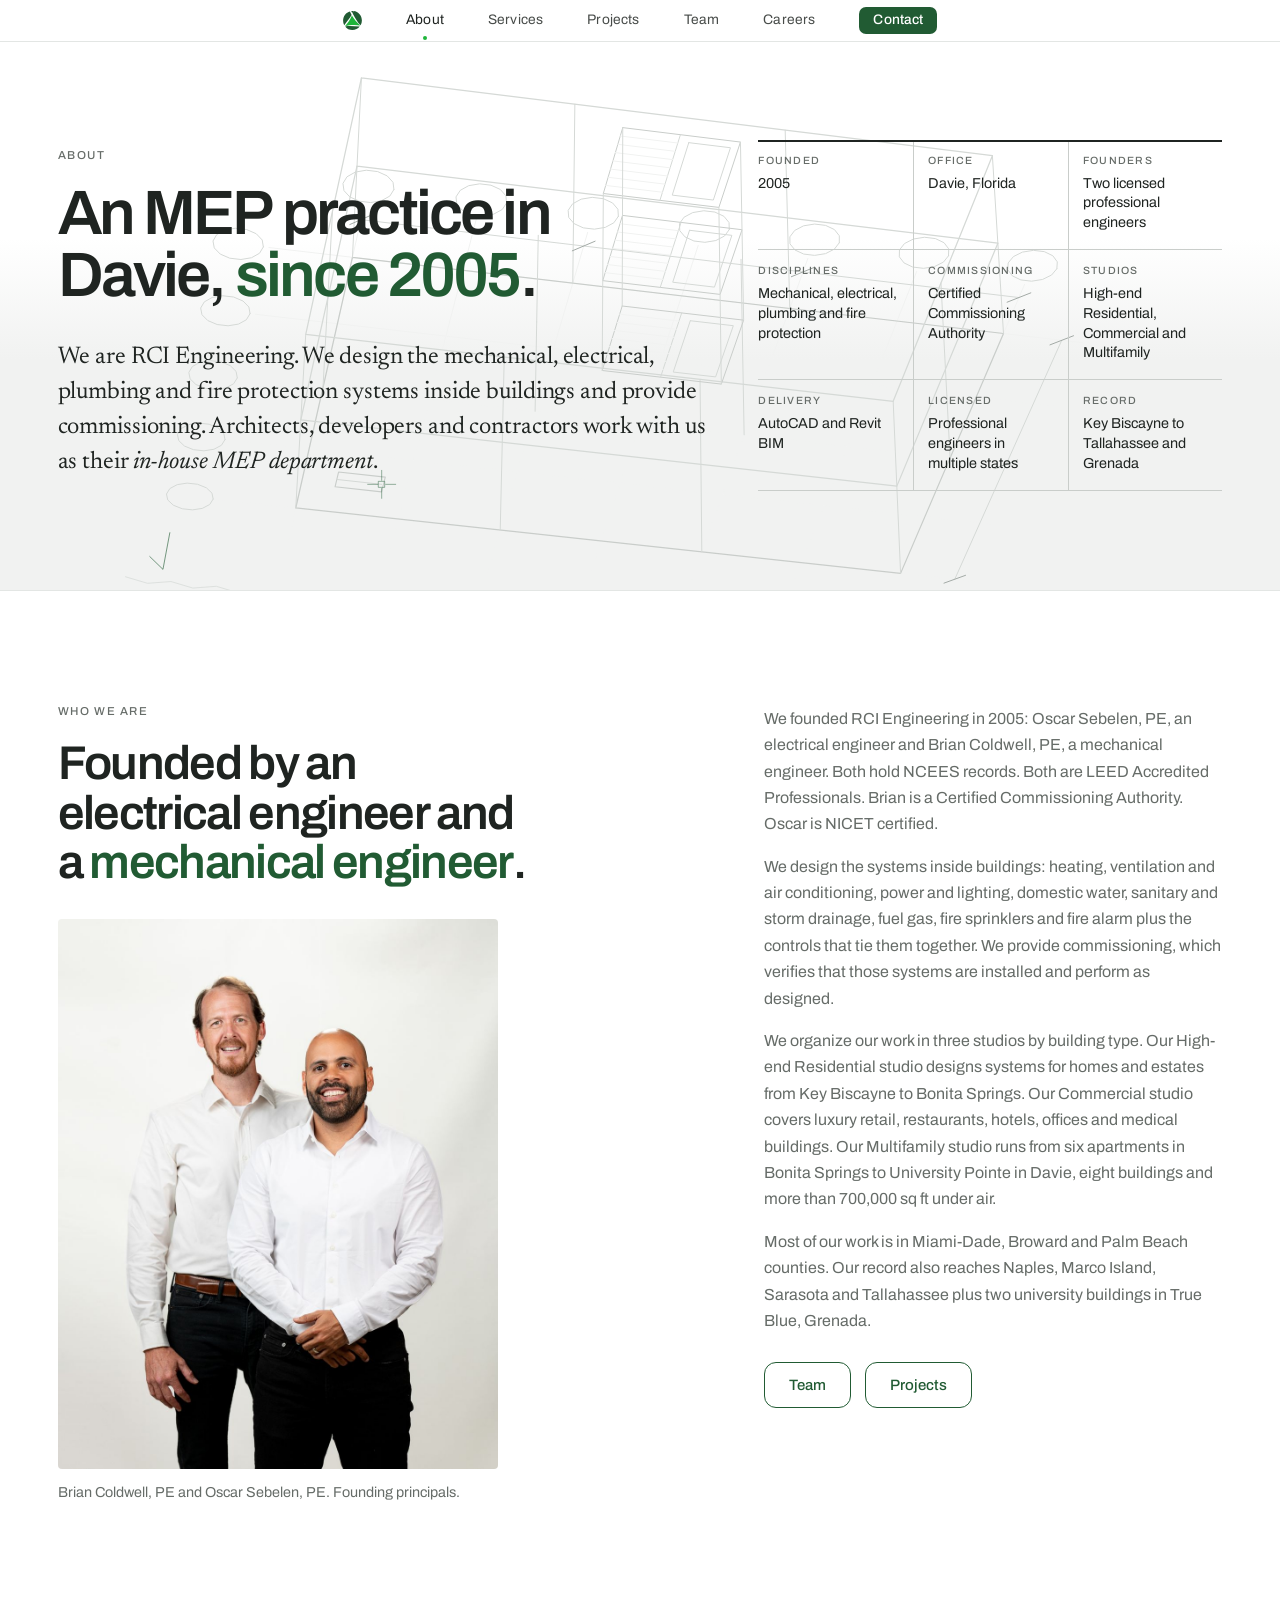
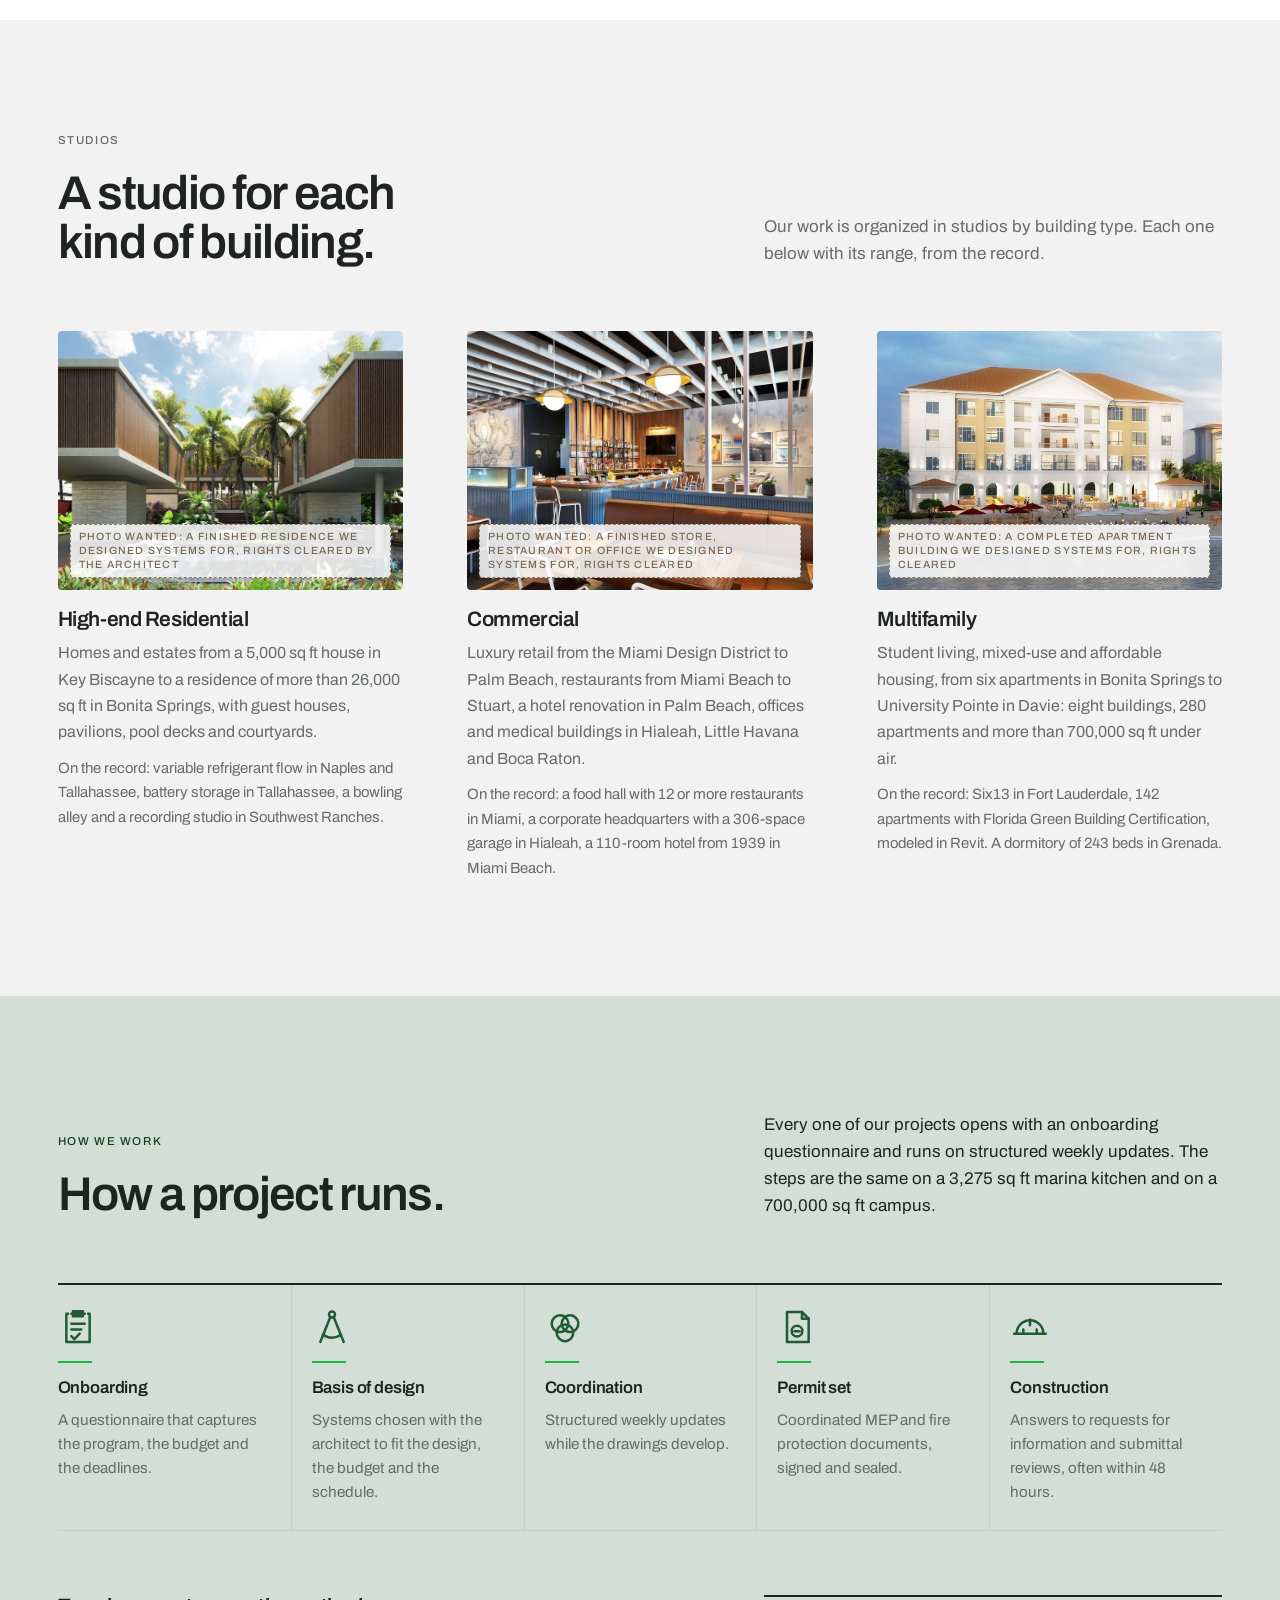
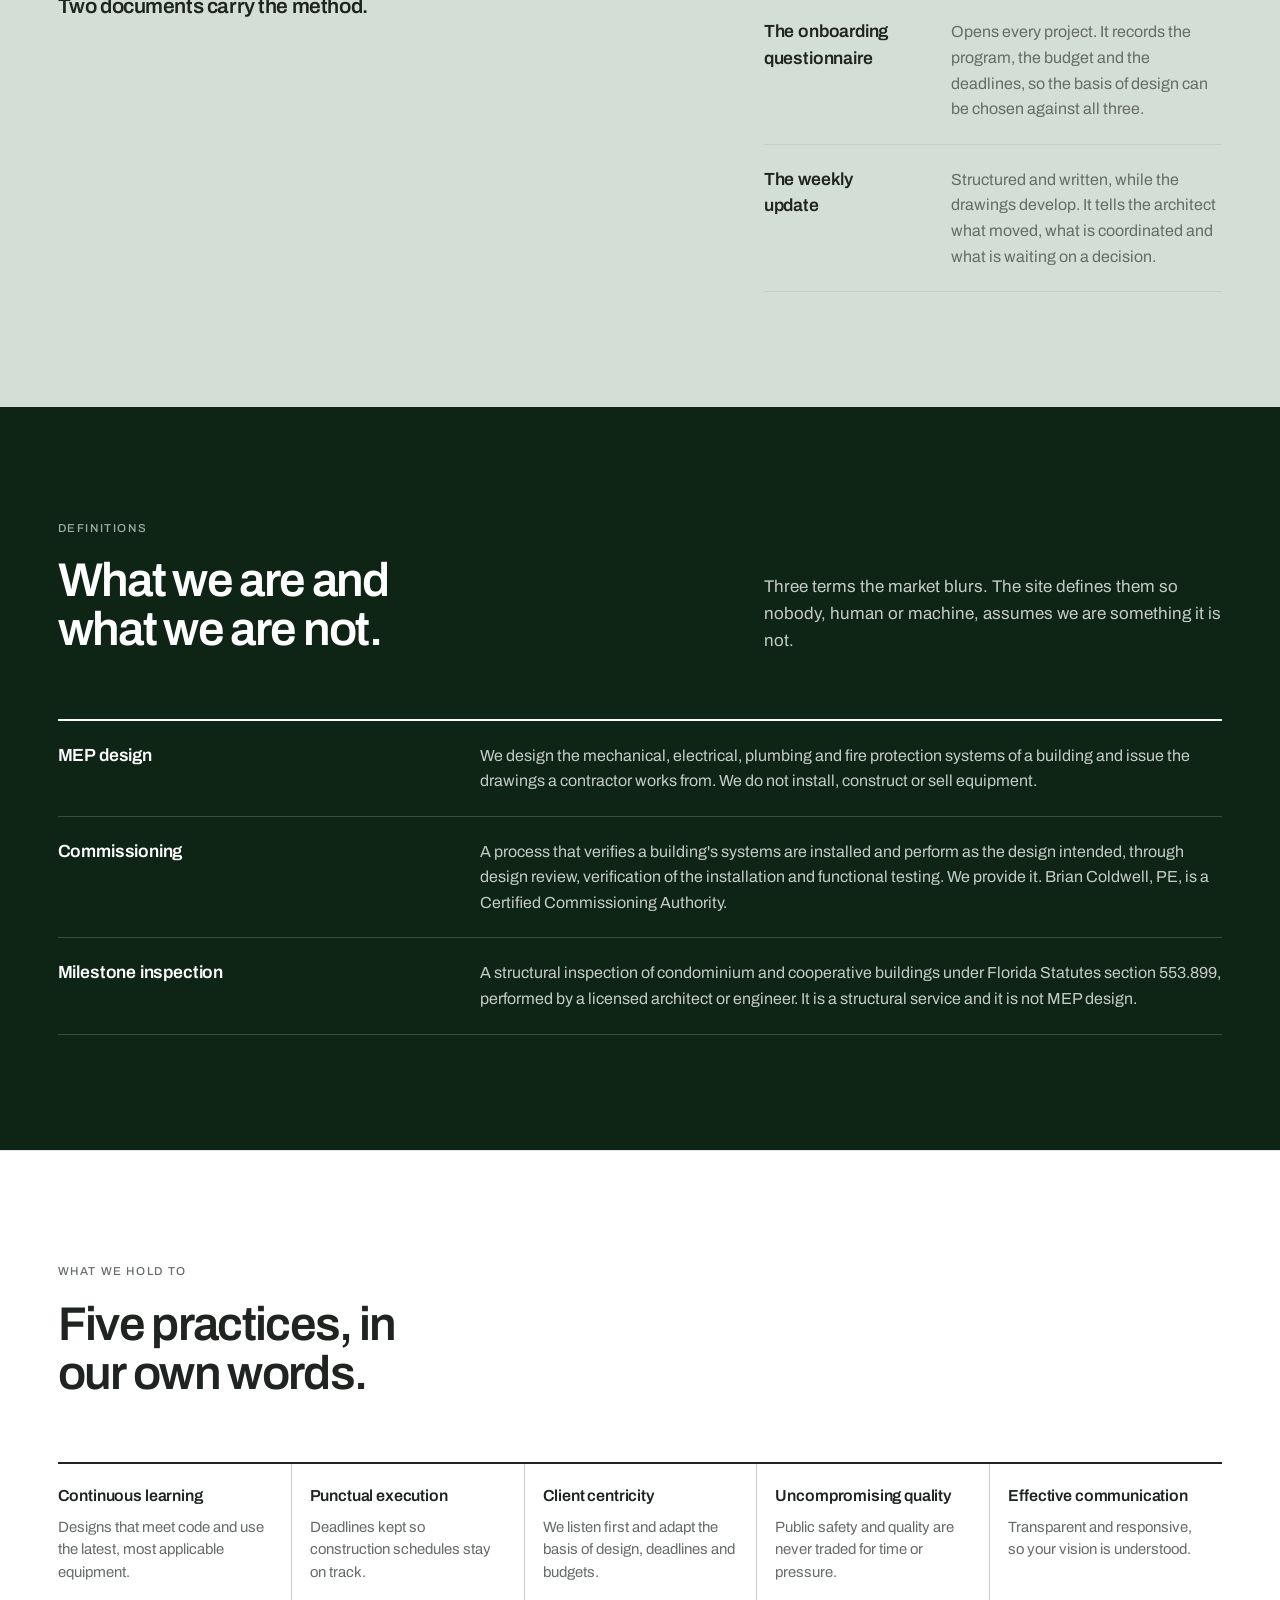
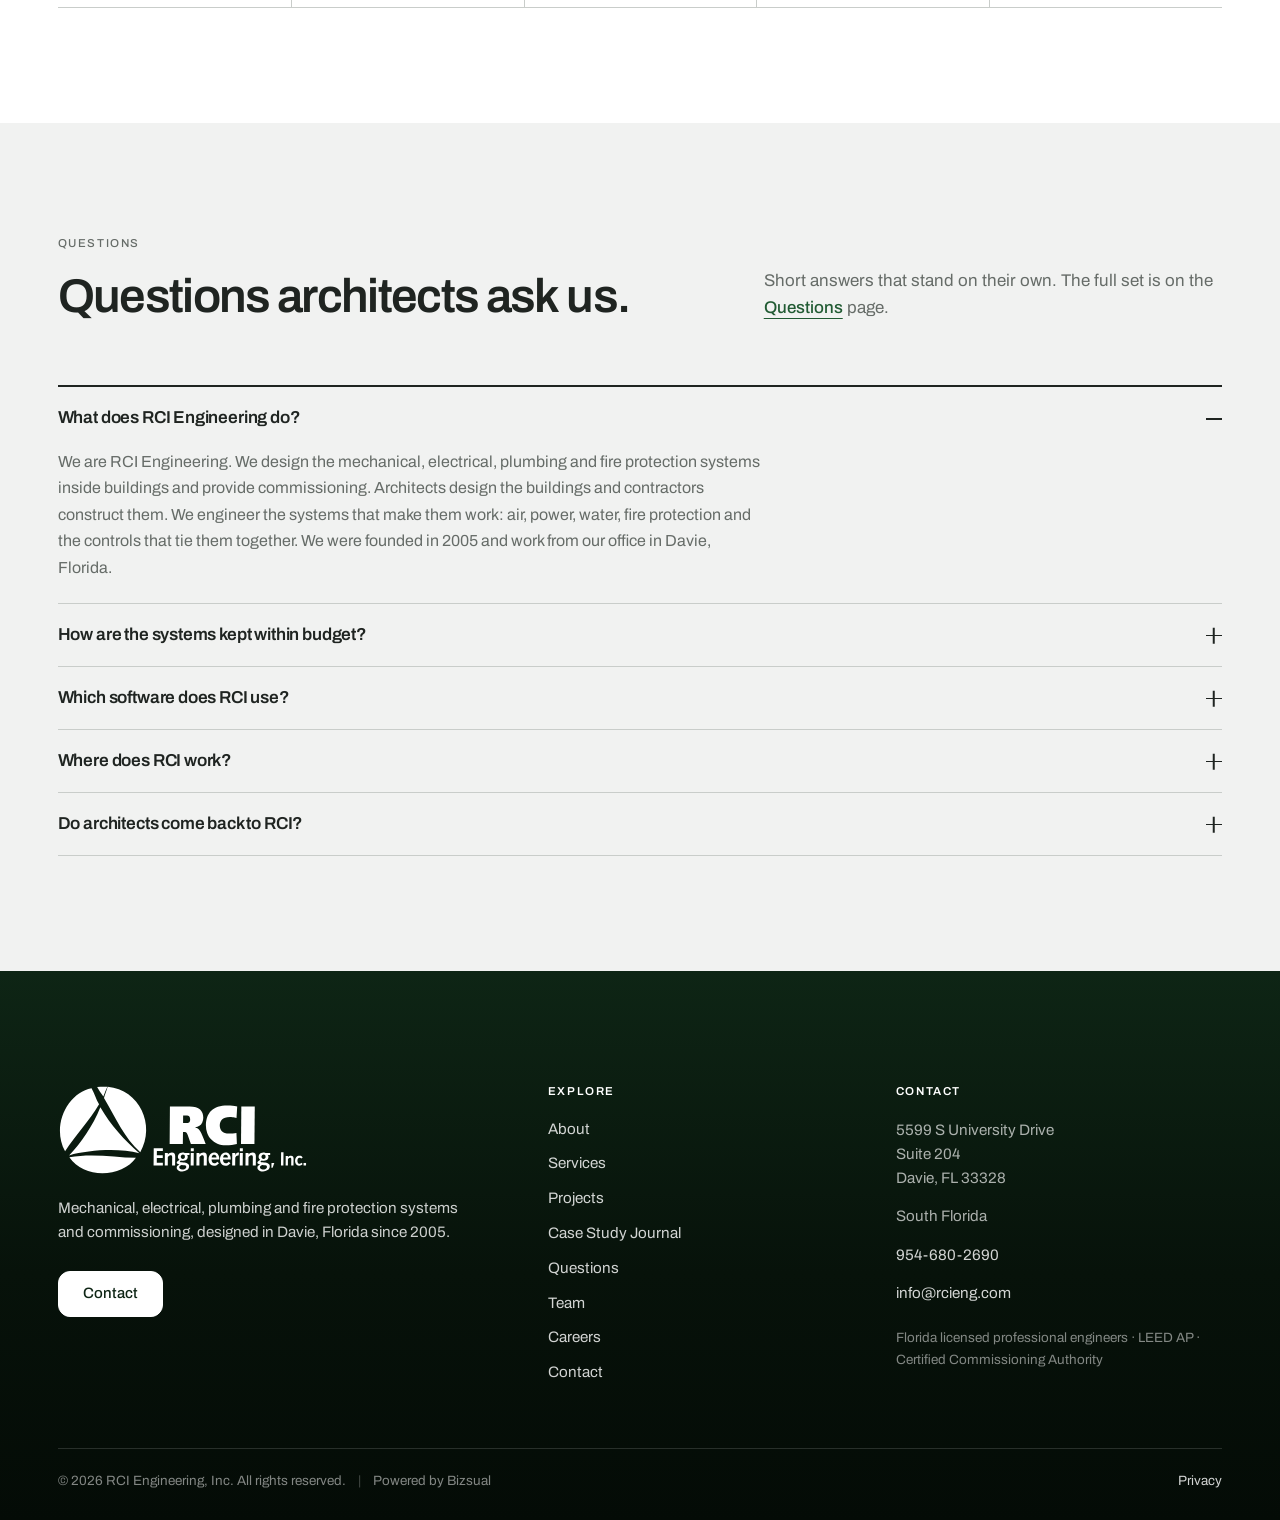
<file: about.html>
<!doctype html>
<html lang="en">
<head>
<meta charset="utf-8">
<meta name="viewport" content="width=device-width,initial-scale=1,viewport-fit=cover">
<title>About · RCI Engineering, Inc.</title>
<meta name="description" content="RCI Engineering, founded in 2005 in Davie, Florida, designs mechanical, electrical, plumbing and fire protection systems and provides commissioning. Three studios, two founding professional engineers.">
<meta name="robots" content="noindex,nofollow">
<link rel="canonical" href="https://rcieng.com/about.html">
<link rel="icon" href="assets/logo/logorcimark.svg" type="image/svg+xml">
<link rel="preconnect" href="https://fonts.googleapis.com"><link rel="preconnect" href="https://fonts.gstatic.com" crossorigin><link rel="stylesheet" href="https://fonts.googleapis.com/css2?family=Archivo:wdth,wght@62..125,100..900&family=Newsreader:ital,opsz,wght@0,6..72,400;0,6..72,500;1,6..72,400&display=swap">
<link rel="stylesheet" href="site.css">

<script type="application/ld+json">{"@context": "https://schema.org", "@graph": [{"@type": "ProfessionalService", "@id": "https://rcieng.com/#org", "name": "RCI Engineering, Inc.", "url": "https://rcieng.com/", "telephone": "+1-954-680-2690", "email": "info@rcieng.com", "foundingDate": "2005", "description": "Mechanical, electrical, plumbing and fire protection consulting engineering firm in Davie, Florida, with commissioning.", "address": {"@type": "PostalAddress", "streetAddress": "5599 S University Drive, Suite 204", "addressLocality": "Davie", "addressRegion": "FL", "postalCode": "33328", "addressCountry": "US"}, "areaServed": "South Florida", "founder": [{"@type": "Person", "name": "Oscar Sebelen"}, {"@type": "Person", "name": "Brian Coldwell"}]}, {"@type": "FAQPage", "mainEntity": [{"@type": "Question", "name": "What does RCI Engineering do?", "acceptedAnswer": {"@type": "Answer", "text": "We are RCI Engineering. We design the mechanical, electrical, plumbing and fire protection systems inside buildings and provide commissioning. Architects design the buildings and contractors construct them. We engineer the systems that make them work: air, power, water, fire protection and the controls that tie them together. We were founded in 2005 and work from our office in Davie, Florida."}}, {"@type": "Question", "name": "How are the systems kept within budget?", "acceptedAnswer": {"@type": "Answer", "text": "The budget enters at the start. Our onboarding questionnaire captures the program, the budget and the deadlines. At the basis of design, we choose the systems with the architect and the owner to fit all three before anything is drawn."}}, {"@type": "Question", "name": "Which software does RCI use?", "acceptedAnswer": {"@type": "Answer", "text": "AutoCAD and Revit. Projects that call for building information modeling are modeled in Revit, as Six13, The Aldridge, The Laramore and Carriage House were. Others are drawn in AutoCAD."}}, {"@type": "Question", "name": "Where does RCI work?", "acceptedAnswer": {"@type": "Answer", "text": "Our office is at 5599 S University Drive, Suite 204, in Davie, Florida. Most of our work is in South Florida, from Key Biscayne and Miami Beach to Fort Lauderdale, Boca Raton and Palm Beach. Our projects also reach Naples, Marco Island, Bonita Springs, Stuart and Tallahassee. Outside Florida, we designed the systems for two university buildings in True Blue, Grenada. Our professional engineers are licensed in multiple states."}}, {"@type": "Question", "name": "Do architects come back to RCI?", "acceptedAnswer": {"@type": "Answer", "text": "They do. Of the 39 projects in our 2026 studio portfolios, 28 came from clients who hired us more than once: eight architecture practices and a custom-home company. One practice brought us six projects from Stuart to Palm Beach: a hotel renovation, three restaurants, a marina kitchen and a retail suite. Another brought luxury retail stores from the Miami Design District to Bal Harbour, Palm Beach and Naples. Homes in Naples, Marco Island, Coral Gables, Miami Beach and Key Biscayne also came from architects who returned."}}]}]}</script>
</head>
<body>
<nav class="bar" aria-label="Main"><div class="row"><a class="mark" href="index.html" aria-label="RCI Engineering, Inc. home"><img src="assets/logo/logorcimark.svg" alt="" width="20" height="20"></a><span class="links"><a href="about.html">About</a><a href="services.html">Services</a><a href="projects.html" class="keep">Projects</a><a href="team.html">Team</a><a href="careers.html">Careers</a></span><a href="contact.html" class="navbtn keep">Contact</a></div></nav>
<main class="site">
<!-- REVIEW NOTE (travels with this page; nothing here is sent to RCI as a question)
Story paragraph: founders' credentials from the portfolios' key personnel pages. "Both hold NCEES records" from the same source.
Studio images: the three renderings from the main page, kept as placeholders with "Photo wanted" labels (rights unconfirmed, G3).
How a project runs: the five steps and the two documents describe practice; the portfolios name the questionnaire and the weekly updates. RCI confirms the steps.
Definitions block is regulated copy: milestone inspection wording checked against Florida Statutes 553.899; RCI and counsel to approve before launch.
Values: RCI's own five, from the old About page, tightened.
-->

<section class="sheet hero" id="top"><canvas class="hero-bg" data-model="about" aria-hidden="true"></canvas><div class="wrap hero-grid"><div class="hero-copy"><p class="tag">About</p><h1 class="wh">An MEP practice in Davie, <span>since 2005</span>.</h1><p class="lede">We are RCI Engineering. We design the mechanical, electrical, plumbing and fire protection systems inside buildings and provide commissioning. Architects, developers and contractors work with us as their <i>in-house MEP department</i>.</p></div><dl class="tb tb3"><div><dt>Founded</dt><dd>2005</dd></div><div><dt>Office</dt><dd>Davie, Florida</dd></div><div><dt>Founders</dt><dd>Two licensed professional engineers</dd></div><div><dt>Disciplines</dt><dd>Mechanical, electrical, plumbing and fire protection</dd></div><div><dt>Commissioning</dt><dd>Certified Commissioning Authority</dd></div><div><dt>Studios</dt><dd>High-end Residential, Commercial and Multifamily</dd></div><div><dt>Delivery</dt><dd>AutoCAD and Revit BIM</dd></div><div><dt>Licensed</dt><dd>Professional engineers in multiple states</dd></div><div><dt>Record</dt><dd>Key Biscayne to Tallahassee and Grenada</dd></div></dl></div></section><section class="sheet  " id="story"><div class="wrap"><div class="cols"><div><p class="tag">Who we are</p><h2 class="wh">Founded by an electrical engineer and a <span>mechanical engineer</span>.</h2><div class="rise" style="max-width:440px;margin-top:32px"><figure class="figure" style="aspect-ratio:4/5"><img src="assets/img/founders.jpg" alt="Brian Coldwell and Oscar Sebelen, founding principals of RCI Engineering" loading="lazy" width="1000" height="1250"></figure><p class="body" style="margin-top:12px;font-size:.9rem">Brian Coldwell, PE and Oscar Sebelen, PE. Founding principals.</p></div></div>
      <div class="rise"><p class="body">We founded RCI Engineering in 2005: Oscar Sebelen, PE, an electrical engineer and Brian Coldwell, PE, a mechanical engineer. Both hold NCEES records. Both are LEED Accredited Professionals. Brian is a Certified Commissioning Authority. Oscar is NICET certified.</p>
      <p class="body">We design the systems inside buildings: heating, ventilation and air conditioning, power and lighting, domestic water, sanitary and storm drainage, fuel gas, fire sprinklers and fire alarm plus the controls that tie them together. We provide commissioning, which verifies that those systems are installed and perform as designed.</p>
      <p class="body">We organize our work in three studios by building type. Our High-end Residential studio designs systems for homes and estates from Key Biscayne to Bonita Springs. Our Commercial studio covers luxury retail, restaurants, hotels, offices and medical buildings. Our Multifamily studio runs from six apartments in Bonita Springs to University Pointe in Davie, eight buildings and more than 700,000 sq ft under air.</p>
      <p class="body">Most of our work is in Miami-Dade, Broward and Palm Beach counties. Our record also reaches Naples, Marco Island, Sarasota and Tallahassee plus two university buildings in True Blue, Grenada.</p>
      <div class="cta" style="margin-top:28px"><a class="btn line" href="team.html">Team</a><a class="btn line" href="projects.html">Projects</a></div></div></div></div></section><section class="sheet band-2 studios-sheet" id="studios"><div class="wrap"><div class="sheet-head"><div><p class="tag">Studios</p><h2 class="wh">A studio for each kind of building.</h2></div><p class="intro">Our work is organized in studios by building type. Each one below with its range, from the record.</p></div><div class="cols eq" style="grid-template-columns:repeat(3,minmax(0,1fr))"><div class="rise"><figure class="figure" style="aspect-ratio:4/3"><img src="assets/img/studio-residential.jpg" alt="" loading="lazy"><span class="ph">Photo wanted: a finished residence we designed systems for, rights cleared by the architect</span></figure><h3 style="margin-top:18px">High-end Residential</h3><p class="body" style="margin-top:8px">Homes and estates from a 5,000 sq ft house in Key Biscayne to a residence of more than 26,000 sq ft in Bonita Springs, with guest houses, pavilions, pool decks and courtyards.</p><p class="body" style="margin-top:10px;font-size:.93rem">On the record: variable refrigerant flow in Naples and Tallahassee, battery storage in Tallahassee, a bowling alley and a recording studio in Southwest Ranches.</p></div><div class="rise"><figure class="figure" style="aspect-ratio:4/3"><img src="assets/img/studio-commercial.jpg" alt="" loading="lazy"><span class="ph">Photo wanted: a finished store, restaurant or office we designed systems for, rights cleared</span></figure><h3 style="margin-top:18px">Commercial</h3><p class="body" style="margin-top:8px">Luxury retail from the Miami Design District to Palm Beach, restaurants from Miami Beach to Stuart, a hotel renovation in Palm Beach, offices and medical buildings in Hialeah, Little Havana and Boca Raton.</p><p class="body" style="margin-top:10px;font-size:.93rem">On the record: a food hall with 12 or more restaurants in Miami, a corporate headquarters with a 306-space garage in Hialeah, a 110-room hotel from 1939 in Miami Beach.</p></div><div class="rise"><figure class="figure" style="aspect-ratio:4/3"><img src="assets/img/studio-multifamily.jpg" alt="" loading="lazy"><span class="ph">Photo wanted: a completed apartment building we designed systems for, rights cleared</span></figure><h3 style="margin-top:18px">Multifamily</h3><p class="body" style="margin-top:8px">Student living, mixed-use and affordable housing, from six apartments in Bonita Springs to University Pointe in Davie: eight buildings, 280 apartments and more than 700,000 sq ft under air.</p><p class="body" style="margin-top:10px;font-size:.93rem">On the record: Six13 in Fort Lauderdale, 142 apartments with Florida Green Building Certification, modeled in Revit. A dormitory of 243 beds in Grenada.</p></div></div></div></section><section class="sheet band-wash " id="how"><div class="wrap"><div class="sheet-head"><div><p class="tag">How we work</p><h2 class="wh">How a project runs.</h2></div><p class="intro">Every one of our projects opens with an onboarding questionnaire and runs on structured weekly updates. The steps are the same on a 3,275 sq ft marina kitchen and on a 700,000 sq ft campus.</p></div><ol class="steps with-icons"><li><span class="sic" aria-hidden="true"><svg viewBox="0 0 24 24"><path class="d" pathLength="1" d="M8 4h8M9 2.5h6v3H9zM6 4H5v17h14V4h-1"/><path class="d" pathLength="1" d="M8 10h8M8 13.5h6"/><path class="d" pathLength="1" d="M8 17.5l1.8 1.8L13 16"/></svg></span><i></i><b>Onboarding</b><span>A questionnaire that captures the program, the budget and the deadlines.</span></li><li><span class="sic" aria-hidden="true"><svg viewBox="0 0 24 24"><circle class="d" pathLength="1" cx="12" cy="4.5" r="1.8"/><path class="d" pathLength="1" d="M11 6l-6 15M13 6l6 15"/><path class="d" pathLength="1" d="M6.5 16.5a9 9 0 0 0 11 0"/></svg></span><i></i><b>Basis of design</b><span>Systems chosen with the architect to fit the design, the budget and the schedule.</span></li><li><span class="sic" aria-hidden="true"><svg viewBox="0 0 24 24"><circle class="d" pathLength="1" cx="9" cy="10" r="5"/><circle class="d" pathLength="1" cx="15" cy="10" r="5"/><circle class="d" pathLength="1" cx="12" cy="15.5" r="5"/></svg></span><i></i><b>Coordination</b><span>Structured weekly updates while the drawings develop.</span></li><li><span class="sic" aria-hidden="true"><svg viewBox="0 0 24 24"><path class="d" pathLength="1" d="M6 3h9l4 4v14H6z"/><path class="d" pathLength="1" d="M15 3v4h4"/><circle class="d" pathLength="1" cx="12" cy="14.5" r="3.2"/><path class="d" pathLength="1" d="M10.5 14.5h3"/></svg></span><i></i><b>Permit set</b><span>Coordinated MEP and fire protection documents, signed and sealed.</span></li><li><span class="sic" aria-hidden="true"><svg viewBox="0 0 24 24"><path class="d" pathLength="1" d="M4 16a8 8 0 0 1 16 0"/><path class="d" pathLength="1" d="M2.5 16h19M12 7.5v3.5"/><path class="d" pathLength="1" d="M8 13.5v2.5M16 13.5v2.5"/></svg></span><i></i><b>Construction</b><span>Answers to requests for information and submittal reviews, often within 48 hours.</span></li></ol><div class="cols" style="margin-top:clamp(40px,5vw,64px)"><div><h3>Two documents carry the method.</h3></div><div><ul class="index"><li class="rise"><span class="k">The onboarding questionnaire</span><p class="v">Opens every project. It records the program, the budget and the deadlines, so the basis of design can be chosen against all three.</p></li><li class="rise"><span class="k">The weekly update</span><p class="v">Structured and written, while the drawings develop. It tells the architect what moved, what is coordinated and what is waiting on a decision.</p></li></ul></div></div></div></section><section class="sheet dark " id="definitions"><div class="wrap"><div class="sheet-head"><div><p class="tag">Definitions</p><h2 class="wh">What we are and what we are not.</h2></div><p class="intro">Three terms the market blurs. The site defines them so nobody, human or machine, assumes we are something it is not.</p></div><ul class="index"><li class="rise"><span class="k">MEP design</span><p class="v">We design the mechanical, electrical, plumbing and fire protection systems of a building and issue the drawings a contractor works from. We do not install, construct or sell equipment.</p></li><li class="rise"><span class="k">Commissioning</span><p class="v">A process that verifies a building's systems are installed and perform as the design intended, through design review, verification of the installation and functional testing. We provide it. Brian Coldwell, PE, is a Certified Commissioning Authority.</p></li><li class="rise"><span class="k">Milestone inspection</span><p class="v">A structural inspection of condominium and cooperative buildings under Florida Statutes section 553.899, performed by a licensed architect or engineer. It is a structural service and it is not MEP design.</p></li></ul></div></section><section class="sheet  " id="values"><div class="wrap"><div class="sheet-head"><div><p class="tag">What we hold to</p><h2 class="wh">Five practices, in our own words.</h2></div></div><div class="values"><div class="rise"><b>Continuous learning</b><p>Designs that meet code and use the latest, most applicable equipment.</p></div><div class="rise"><b>Punctual execution</b><p>Deadlines kept so construction schedules stay on track.</p></div><div class="rise"><b>Client centricity</b><p>We listen first and adapt the basis of design, deadlines and budgets.</p></div><div class="rise"><b>Uncompromising quality</b><p>Public safety and quality are never traded for time or pressure.</p></div><div class="rise"><b>Effective communication</b><p>Transparent and responsive, so your vision is understood.</p></div></div></div></section><section class="sheet band-2 " id="questions"><div class="wrap"><div class="sheet-head"><div><p class="tag">Questions</p><h2 class="wh">Questions architects ask us.</h2></div><div class="right"><p class="intro">Short answers that stand on their own. The full set is on the <a class="link" href="faq.html">Questions</a> page.</p></div></div><div class="qa"><details open><summary>What does RCI Engineering do?<span class="pm"></span></summary><p class="a">We are RCI Engineering. We design the mechanical, electrical, plumbing and fire protection systems inside buildings and provide commissioning. Architects design the buildings and contractors construct them. We engineer the systems that make them work: air, power, water, fire protection and the controls that tie them together. We were founded in 2005 and work from our office in Davie, Florida.</p></details><details><summary>How are the systems kept within budget?<span class="pm"></span></summary><p class="a">The budget enters at the start. Our onboarding questionnaire captures the program, the budget and the deadlines. At the basis of design, we choose the systems with the architect and the owner to fit all three before anything is drawn.</p></details><details><summary>Which software does RCI use?<span class="pm"></span></summary><p class="a">AutoCAD and Revit. Projects that call for building information modeling are modeled in Revit, as Six13, The Aldridge, The Laramore and Carriage House were. Others are drawn in AutoCAD.</p></details><details><summary>Where does RCI work?<span class="pm"></span></summary><p class="a">Our office is at 5599 S University Drive, Suite 204, in Davie, Florida. Most of our work is in South Florida, from Key Biscayne and Miami Beach to Fort Lauderdale, Boca Raton and Palm Beach. Our projects also reach Naples, Marco Island, Bonita Springs, Stuart and Tallahassee. Outside Florida, we designed the systems for two university buildings in True Blue, Grenada. Our professional engineers are licensed in multiple states.</p></details><details><summary>Do architects come back to RCI?<span class="pm"></span></summary><p class="a">They do. Of the 39 projects in our 2026 studio portfolios, 28 came from clients who hired us more than once: eight architecture practices and a custom-home company. One practice brought us six projects from Stuart to Palm Beach: a hotel renovation, three restaurants, a marina kitchen and a retail suite. Another brought luxury retail stores from the Miami Design District to Bal Harbour, Palm Beach and Naples. Homes in Naples, Marco Island, Coral Gables, Miami Beach and Key Biscayne also came from architects who returned.</p></details></div></div></section>
</main>
<div class="end"><footer class="foot" id="footer">
  <div class="wrap">
    <div class="foot-grid">
      <div>
        <div class="flogo"><img src="assets/logo/logorcifullwhite.svg" alt="RCI Engineering, Inc." width="250" height="88"></div>
        <p class="tagline">Mechanical, electrical, plumbing and fire protection systems and commissioning, designed in Davie, Florida since 2005.</p>
        <a class="btn fill" href="contact.html">Contact</a>
      </div>
      <nav aria-label="Footer">
        <h4>Explore</h4>
        <ul><li><a href="about.html">About</a></li><li><a href="services.html">Services</a></li><li><a href="projects.html">Projects</a></li><li><a href="journal.html">Case Study Journal</a></li><li><a href="faq.html">Questions</a></li><li><a href="team.html">Team</a></li><li><a href="careers.html">Careers</a></li><li><a href="contact.html">Contact</a></li></ul>
      </nav>
      <div>
        <h4>Contact</h4>
        <p>5599 S University Drive<br>Suite 204<br>Davie, FL 33328</p>
        <p>South Florida</p>
        <p><a href="tel:+19546802690">954-680-2690</a></p>
        <p><a href="mailto:info@rcieng.com">info@rcieng.com</a></p>
        <p class="cred">Florida licensed professional engineers · LEED AP · Certified Commissioning Authority</p>
      </div>
    </div>
    <div class="foot-bottom">
      <span>© 2026 RCI Engineering, Inc. All rights reserved.<span class="sep">|</span>Powered by Bizsual</span>
      <a href="privacy.html">Privacy</a>
    </div>
  </div>
</footer></div>
<script src="site.js" defer></script>
</body>
</html>
</file>
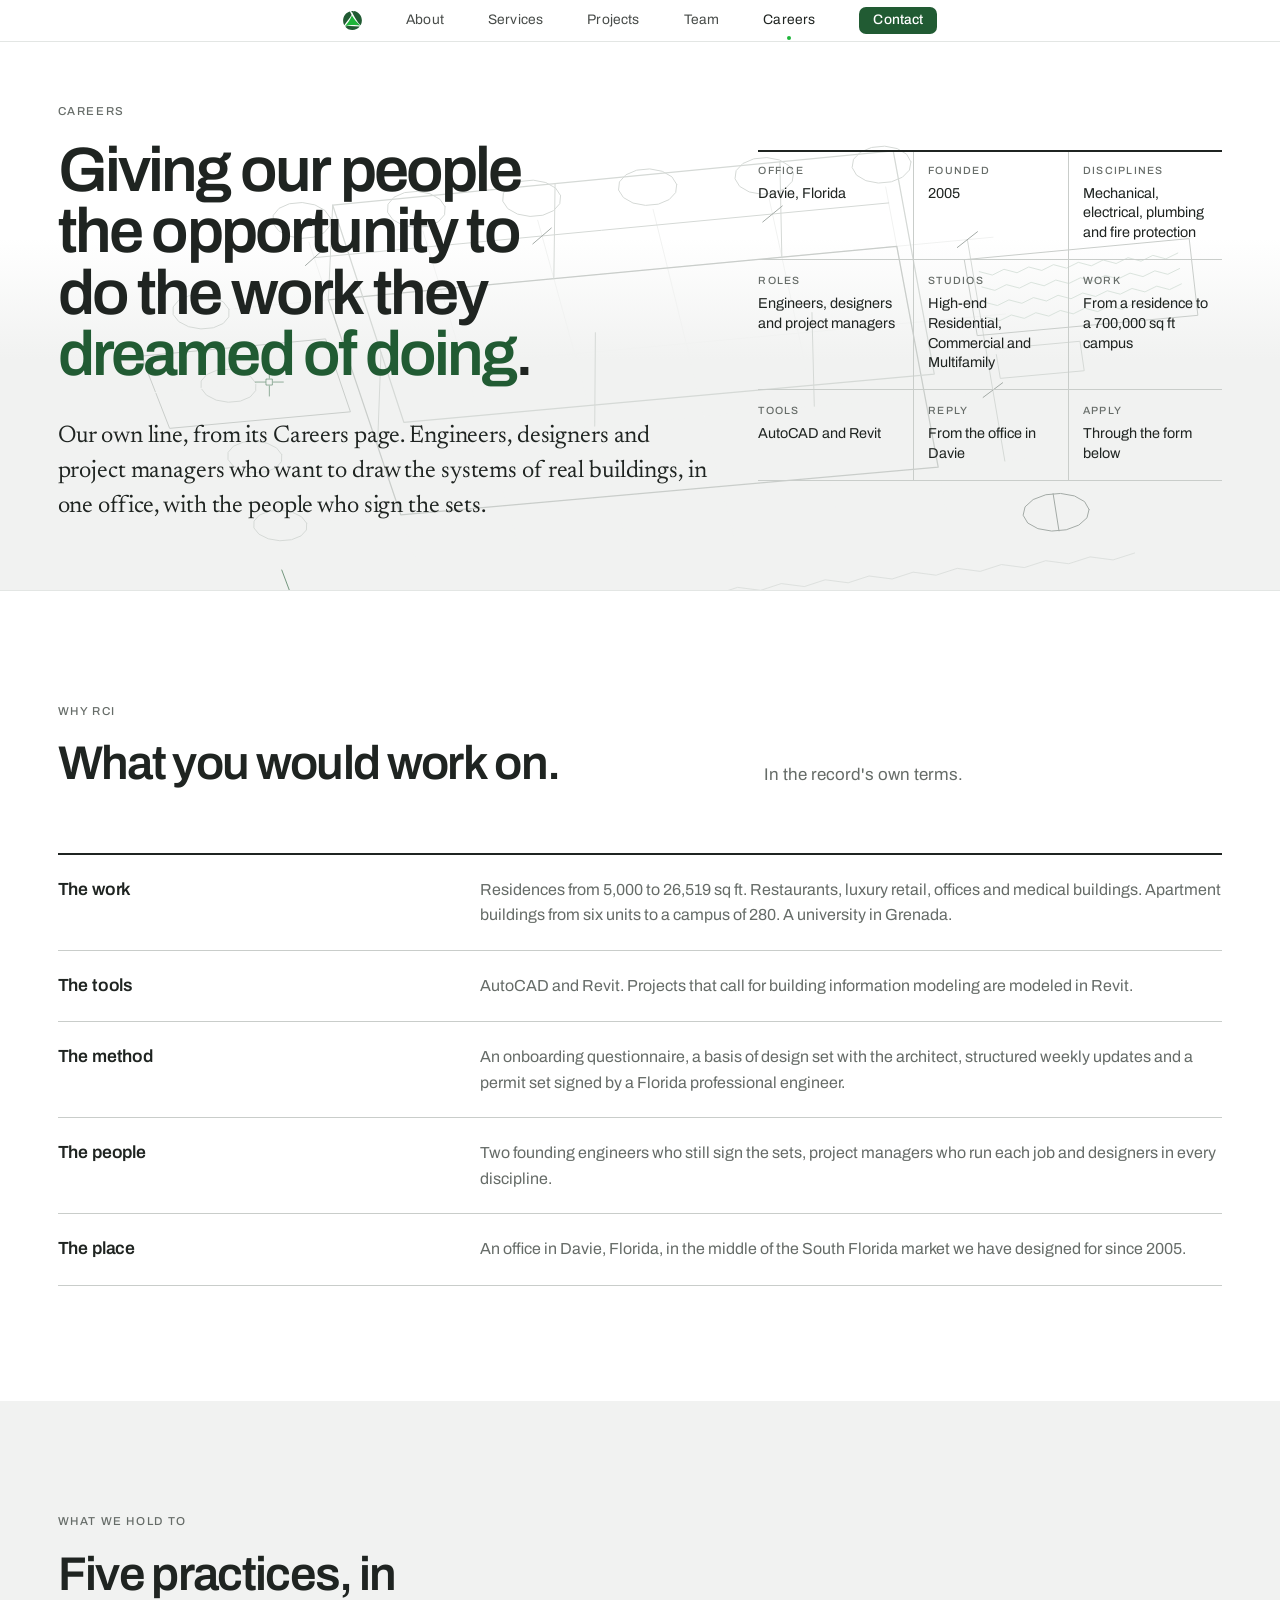
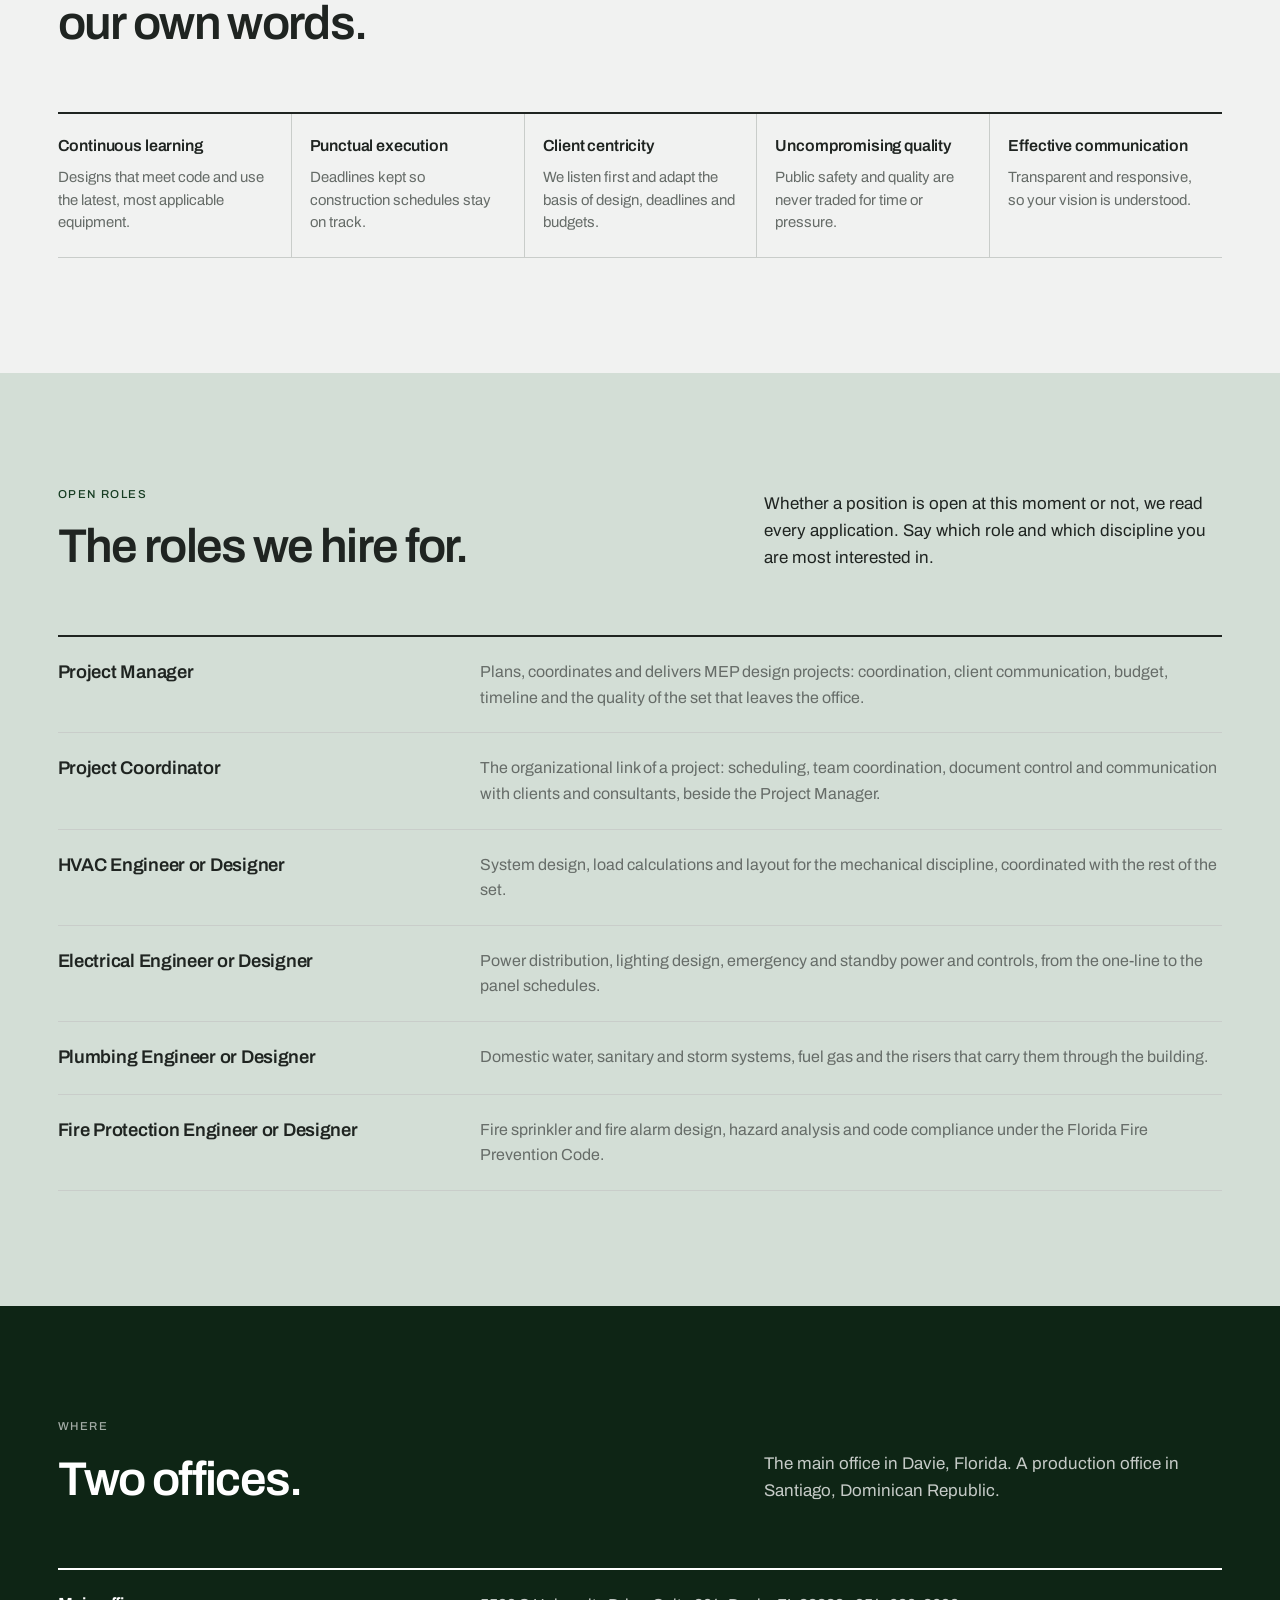
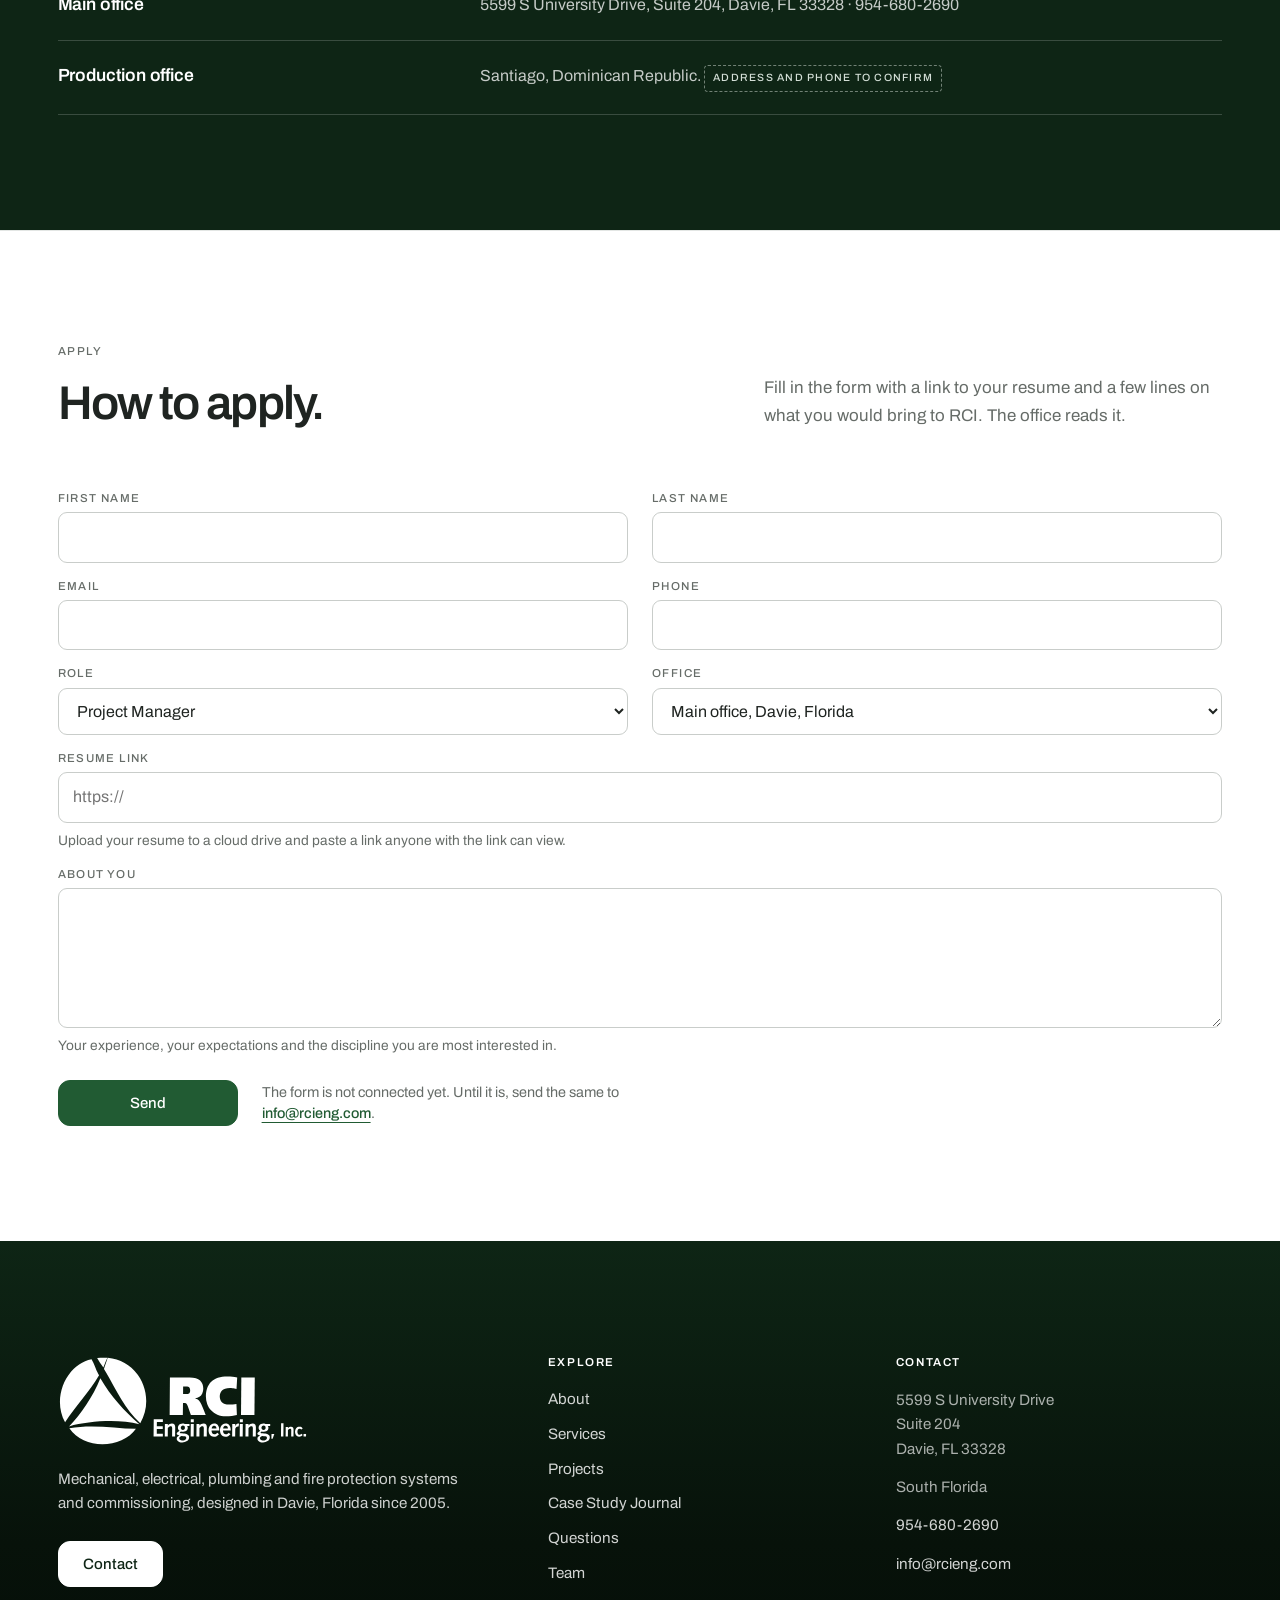
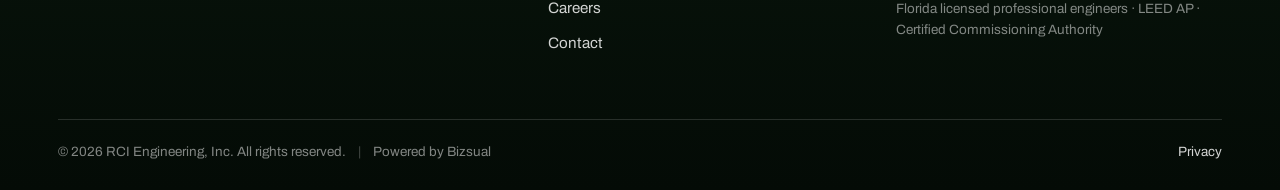
<file: careers.html>
<!doctype html>
<html lang="en">
<head>
<meta charset="utf-8">
<meta name="viewport" content="width=device-width,initial-scale=1,viewport-fit=cover">
<title>Careers · RCI Engineering, Inc.</title>
<meta name="description" content="Careers at RCI Engineering in Davie, Florida: project managers, coordinators and engineers or designers in mechanical, electrical, plumbing and fire protection.">
<meta name="robots" content="noindex,nofollow">
<link rel="canonical" href="https://rcieng.com/careers.html">
<link rel="icon" href="assets/logo/logorcimark.svg" type="image/svg+xml">
<link rel="preconnect" href="https://fonts.googleapis.com"><link rel="preconnect" href="https://fonts.gstatic.com" crossorigin><link rel="stylesheet" href="https://fonts.googleapis.com/css2?family=Archivo:wdth,wght@62..125,100..900&family=Newsreader:ital,opsz,wght@0,6..72,400;0,6..72,500;1,6..72,400&display=swap">
<link rel="stylesheet" href="site.css">

<script type="application/ld+json">{"@context": "https://schema.org", "@graph": [{"@type": "ProfessionalService", "@id": "https://rcieng.com/#org", "name": "RCI Engineering, Inc.", "url": "https://rcieng.com/", "telephone": "+1-954-680-2690", "email": "info@rcieng.com", "foundingDate": "2005", "description": "Mechanical, electrical, plumbing and fire protection consulting engineering firm in Davie, Florida, with commissioning.", "address": {"@type": "PostalAddress", "streetAddress": "5599 S University Drive, Suite 204", "addressLocality": "Davie", "addressRegion": "FL", "postalCode": "33328", "addressCountry": "US"}, "areaServed": "South Florida", "founder": [{"@type": "Person", "name": "Oscar Sebelen"}, {"@type": "Person", "name": "Brian Coldwell"}]}]}</script>
</head>
<body>
<nav class="bar" aria-label="Main"><div class="row"><a class="mark" href="index.html" aria-label="RCI Engineering, Inc. home"><img src="assets/logo/logorcimark.svg" alt="" width="20" height="20"></a><span class="links"><a href="about.html">About</a><a href="services.html">Services</a><a href="projects.html" class="keep">Projects</a><a href="team.html">Team</a><a href="careers.html">Careers</a></span><a href="contact.html" class="navbtn keep">Contact</a></div></nav>
<main class="site">
<!-- REVIEW NOTE (travels with this page; nothing here is sent to RCI as a question)
Copy on this page adapts the old Careers page: "Giving our people the opportunity to do the work they dreamed of doing" is RCI's own line. The six roles are the old site's, tightened.
Santiago production office: the old site published it with an address at Plaza Bella Terra and a phone; the kickoff left its mention open. Address and phone held until RCI confirms (open G1 item).
The form is not wired: the send button shows "Not connected yet" on submit. Fields mirror the old site's form. Wiring, the receiving inbox and spam protection come at build (Resend, server route).
-->

<section class="sheet hero" id="top"><canvas class="hero-bg" data-model="careers" aria-hidden="true"></canvas><div class="wrap hero-grid"><div class="hero-copy"><p class="tag">Careers</p><h1 class="wh">Giving our people the opportunity to do the work they <span>dreamed of doing</span>.</h1><p class="lede">Our own line, from its Careers page. Engineers, designers and project managers who want to draw the systems of real buildings, in one office, with the people who sign the sets.</p></div><dl class="tb tb3"><div><dt>Office</dt><dd>Davie, Florida</dd></div><div><dt>Founded</dt><dd>2005</dd></div><div><dt>Disciplines</dt><dd>Mechanical, electrical, plumbing and fire protection</dd></div><div><dt>Roles</dt><dd>Engineers, designers and project managers</dd></div><div><dt>Studios</dt><dd>High-end Residential, Commercial and Multifamily</dd></div><div><dt>Work</dt><dd>From a residence to a 700,000 sq ft campus</dd></div><div><dt>Tools</dt><dd>AutoCAD and Revit</dd></div><div><dt>Reply</dt><dd>From the office in Davie</dd></div><div><dt>Apply</dt><dd>Through the form below</dd></div></dl></div></section><section class="sheet  " id="why"><div class="wrap"><div class="sheet-head"><div><p class="tag">Why RCI</p><h2 class="wh">What you would work on.</h2></div><p class="intro">In the record's own terms.</p></div><ul class="index"><li class="rise"><span class="k">The work</span><p class="v">Residences from 5,000 to 26,519 sq ft. Restaurants, luxury retail, offices and medical buildings. Apartment buildings from six units to a campus of 280. A university in Grenada.</p></li><li class="rise"><span class="k">The tools</span><p class="v">AutoCAD and Revit. Projects that call for building information modeling are modeled in Revit.</p></li><li class="rise"><span class="k">The method</span><p class="v">An onboarding questionnaire, a basis of design set with the architect, structured weekly updates and a permit set signed by a Florida professional engineer.</p></li><li class="rise"><span class="k">The people</span><p class="v">Two founding engineers who still sign the sets, project managers who run each job and designers in every discipline.</p></li><li class="rise"><span class="k">The place</span><p class="v">An office in Davie, Florida, in the middle of the South Florida market we have designed for since 2005.</p></li></ul></div></section><section class="sheet band-2 " id="values"><div class="wrap"><div class="sheet-head"><div><p class="tag">What we hold to</p><h2 class="wh">Five practices, in our own words.</h2></div></div><div class="values"><div class="rise"><b>Continuous learning</b><p>Designs that meet code and use the latest, most applicable equipment.</p></div><div class="rise"><b>Punctual execution</b><p>Deadlines kept so construction schedules stay on track.</p></div><div class="rise"><b>Client centricity</b><p>We listen first and adapt the basis of design, deadlines and budgets.</p></div><div class="rise"><b>Uncompromising quality</b><p>Public safety and quality are never traded for time or pressure.</p></div><div class="rise"><b>Effective communication</b><p>Transparent and responsive, so your vision is understood.</p></div></div></div></section><section class="sheet band-wash " id="roles"><div class="wrap"><div class="sheet-head"><div><p class="tag">Open roles</p><h2 class="wh">The roles we hire for.</h2></div><p class="intro">Whether a position is open at this moment or not, we read every application. Say which role and which discipline you are most interested in.</p></div><ul class="roles"><li class="rise"><b>Project Manager</b><p>Plans, coordinates and delivers MEP design projects: coordination, client communication, budget, timeline and the quality of the set that leaves the office.</p></li><li class="rise"><b>Project Coordinator</b><p>The organizational link of a project: scheduling, team coordination, document control and communication with clients and consultants, beside the Project Manager.</p></li><li class="rise"><b>HVAC Engineer or Designer</b><p>System design, load calculations and layout for the mechanical discipline, coordinated with the rest of the set.</p></li><li class="rise"><b>Electrical Engineer or Designer</b><p>Power distribution, lighting design, emergency and standby power and controls, from the one-line to the panel schedules.</p></li><li class="rise"><b>Plumbing Engineer or Designer</b><p>Domestic water, sanitary and storm systems, fuel gas and the risers that carry them through the building.</p></li><li class="rise"><b>Fire Protection Engineer or Designer</b><p>Fire sprinkler and fire alarm design, hazard analysis and code compliance under the Florida Fire Prevention Code.</p></li></ul></div></section><section class="sheet dark " id="offices"><div class="wrap"><div class="sheet-head"><div><p class="tag">Where</p><h2 class="wh">Two offices.</h2></div><p class="intro">The main office in Davie, Florida. A production office in Santiago, Dominican Republic.</p></div><ul class="index"><li class="rise"><span class="k">Main office</span><p class="v">5599 S University Drive, Suite 204, Davie, FL 33328 · 954-680-2690</p></li><li class="rise"><span class="k">Production office</span><p class="v">Santiago, Dominican Republic. <span class="ph" style="background:transparent;color:#D3DED6;border-color:rgba(211,222,214,.5)">Address and phone to confirm</span></p></li></ul></div></section><section class="sheet  " id="apply"><div class="wrap"><div class="sheet-head"><div><p class="tag">Apply</p><h2 class="wh">How to apply.</h2></div><p class="intro">Fill in the form with a link to your resume and a few lines on what you would bring to RCI. The office reads it.</p></div><form class="form" data-pending="Not connected yet" novalidate>
      <div class="field"><label for="c-first">First name</label><input id="c-first" name="first" type="text" autocomplete="given-name"></div>
      <div class="field"><label for="c-last">Last name</label><input id="c-last" name="last" type="text" autocomplete="family-name"></div>
      <div class="field"><label for="c-email">Email</label><input id="c-email" name="email" type="email" autocomplete="email"></div>
      <div class="field"><label for="c-phone">Phone</label><input id="c-phone" name="phone" type="tel" autocomplete="tel"></div>
      <div class="field"><label for="c-role">Role</label><select id="c-role" name="role"><option>Project Manager</option><option>Project Coordinator</option><option>HVAC Engineer or Designer</option><option>Electrical Engineer or Designer</option><option>Plumbing Engineer or Designer</option><option>Fire Protection Engineer or Designer</option><option>Administration</option></select></div>
      <div class="field"><label for="c-office">Office</label><select id="c-office" name="office"><option>Main office, Davie, Florida</option><option>Production office, Santiago, Dominican Republic</option></select></div>
      <div class="field full"><label for="c-resume">Resume link</label><input id="c-resume" name="resume" type="url" placeholder="https://"><span class="hint">Upload your resume to a cloud drive and paste a link anyone with the link can view.</span></div>
      <div class="field full"><label for="c-msg">About you</label><textarea id="c-msg" name="message"></textarea><span class="hint">Your experience, your expectations and the discipline you are most interested in.</span></div>
      <div class="actions"><button type="submit" class="btn fill send"><span class="t">Send</span><span class="st" aria-live="polite"></span></button><p class="note">The form is not connected yet. Until it is, send the same to <a class="link" href="mailto:info@rcieng.com">info@rcieng.com</a>.</p></div>
    </form></div></section>
</main>
<div class="end"><footer class="foot" id="footer">
  <div class="wrap">
    <div class="foot-grid">
      <div>
        <div class="flogo"><img src="assets/logo/logorcifullwhite.svg" alt="RCI Engineering, Inc." width="250" height="88"></div>
        <p class="tagline">Mechanical, electrical, plumbing and fire protection systems and commissioning, designed in Davie, Florida since 2005.</p>
        <a class="btn fill" href="contact.html">Contact</a>
      </div>
      <nav aria-label="Footer">
        <h4>Explore</h4>
        <ul><li><a href="about.html">About</a></li><li><a href="services.html">Services</a></li><li><a href="projects.html">Projects</a></li><li><a href="journal.html">Case Study Journal</a></li><li><a href="faq.html">Questions</a></li><li><a href="team.html">Team</a></li><li><a href="careers.html">Careers</a></li><li><a href="contact.html">Contact</a></li></ul>
      </nav>
      <div>
        <h4>Contact</h4>
        <p>5599 S University Drive<br>Suite 204<br>Davie, FL 33328</p>
        <p>South Florida</p>
        <p><a href="tel:+19546802690">954-680-2690</a></p>
        <p><a href="mailto:info@rcieng.com">info@rcieng.com</a></p>
        <p class="cred">Florida licensed professional engineers · LEED AP · Certified Commissioning Authority</p>
      </div>
    </div>
    <div class="foot-bottom">
      <span>© 2026 RCI Engineering, Inc. All rights reserved.<span class="sep">|</span>Powered by Bizsual</span>
      <a href="privacy.html">Privacy</a>
    </div>
  </div>
</footer></div>
<script src="site.js" defer></script>
</body>
</html>
</file>
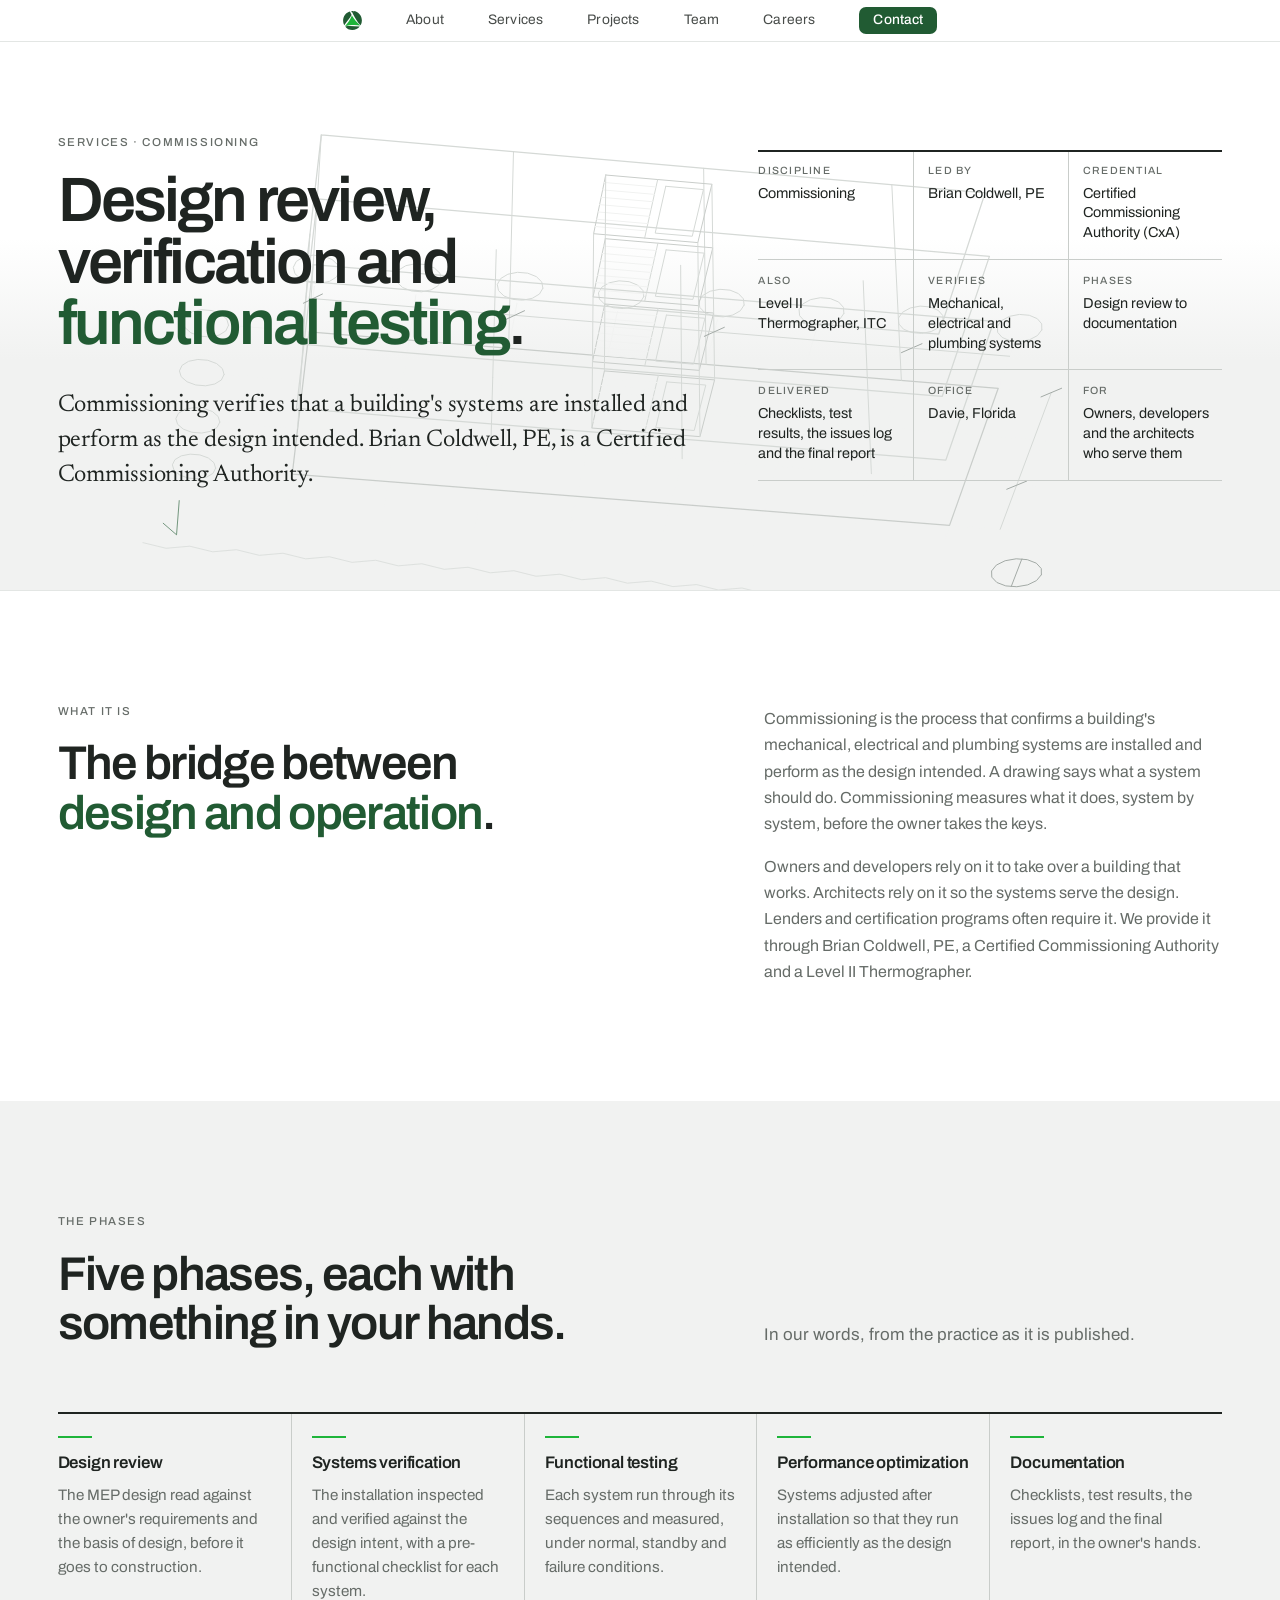
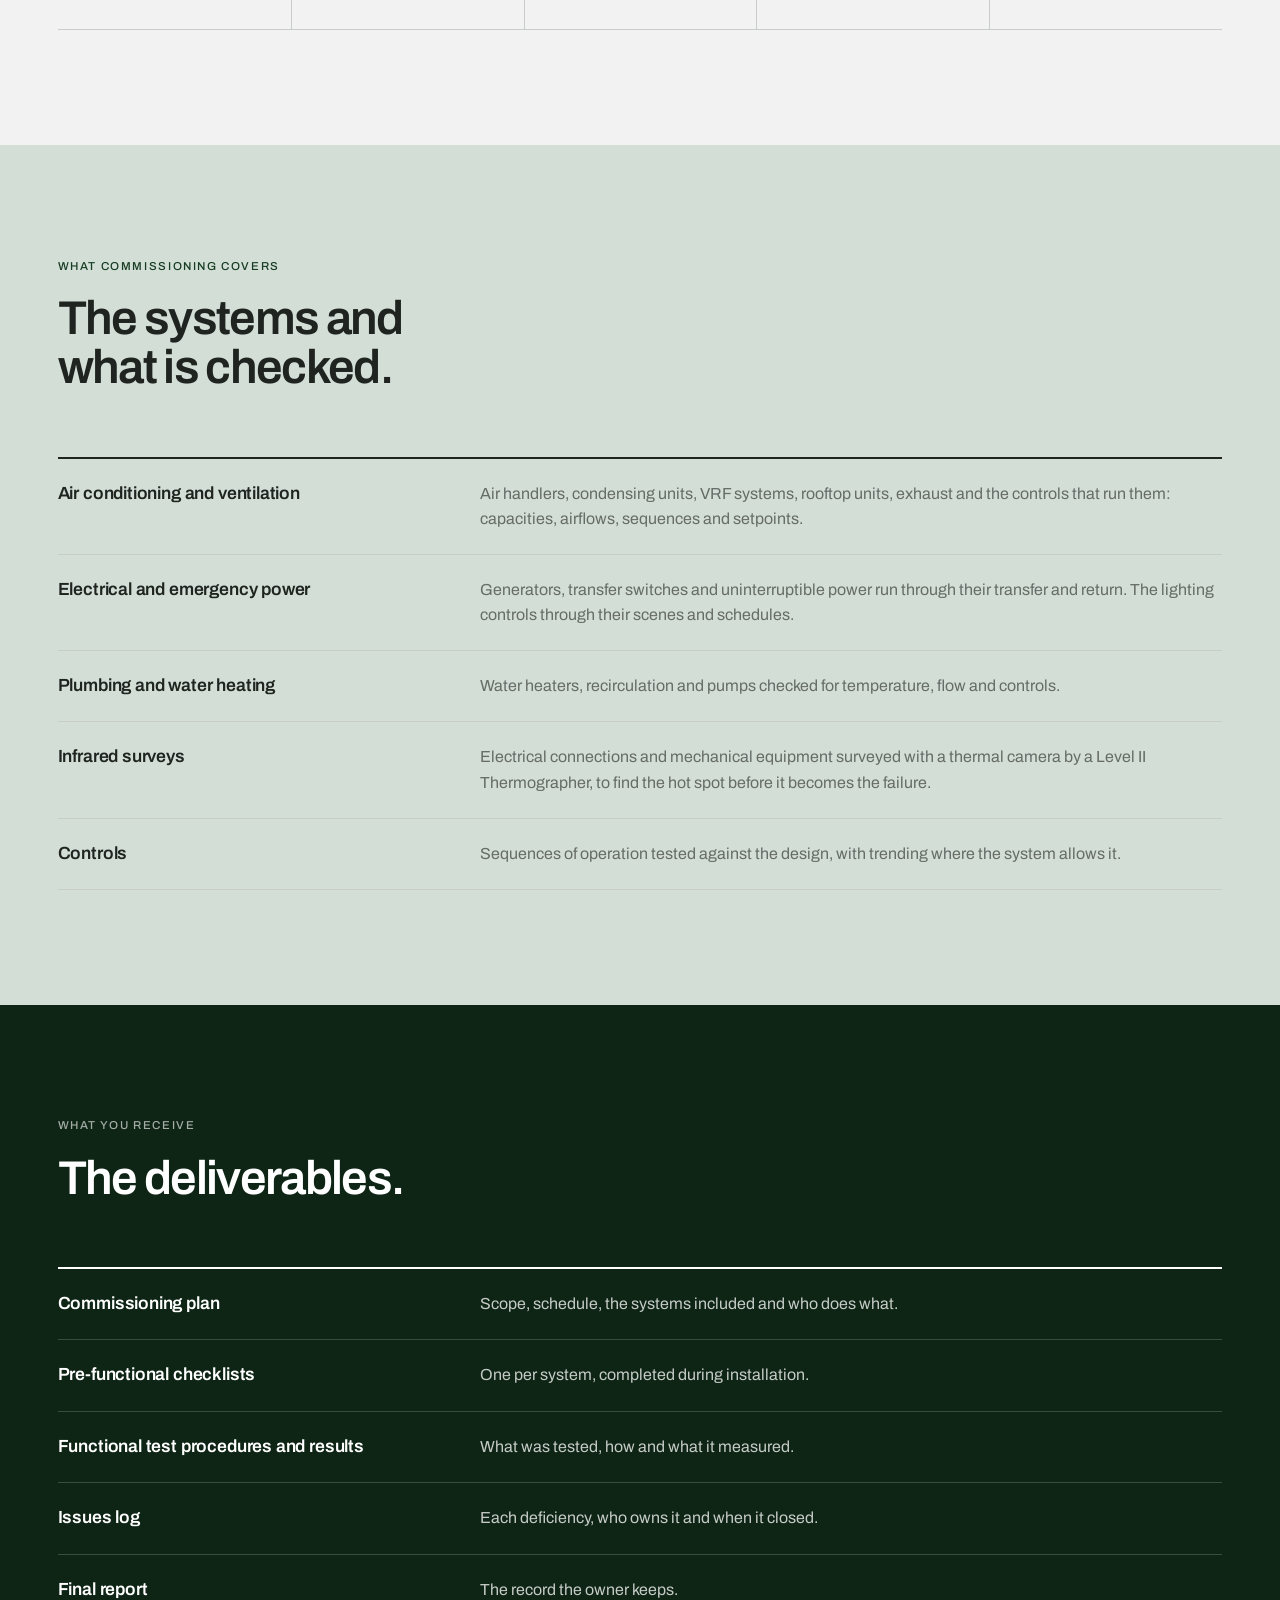
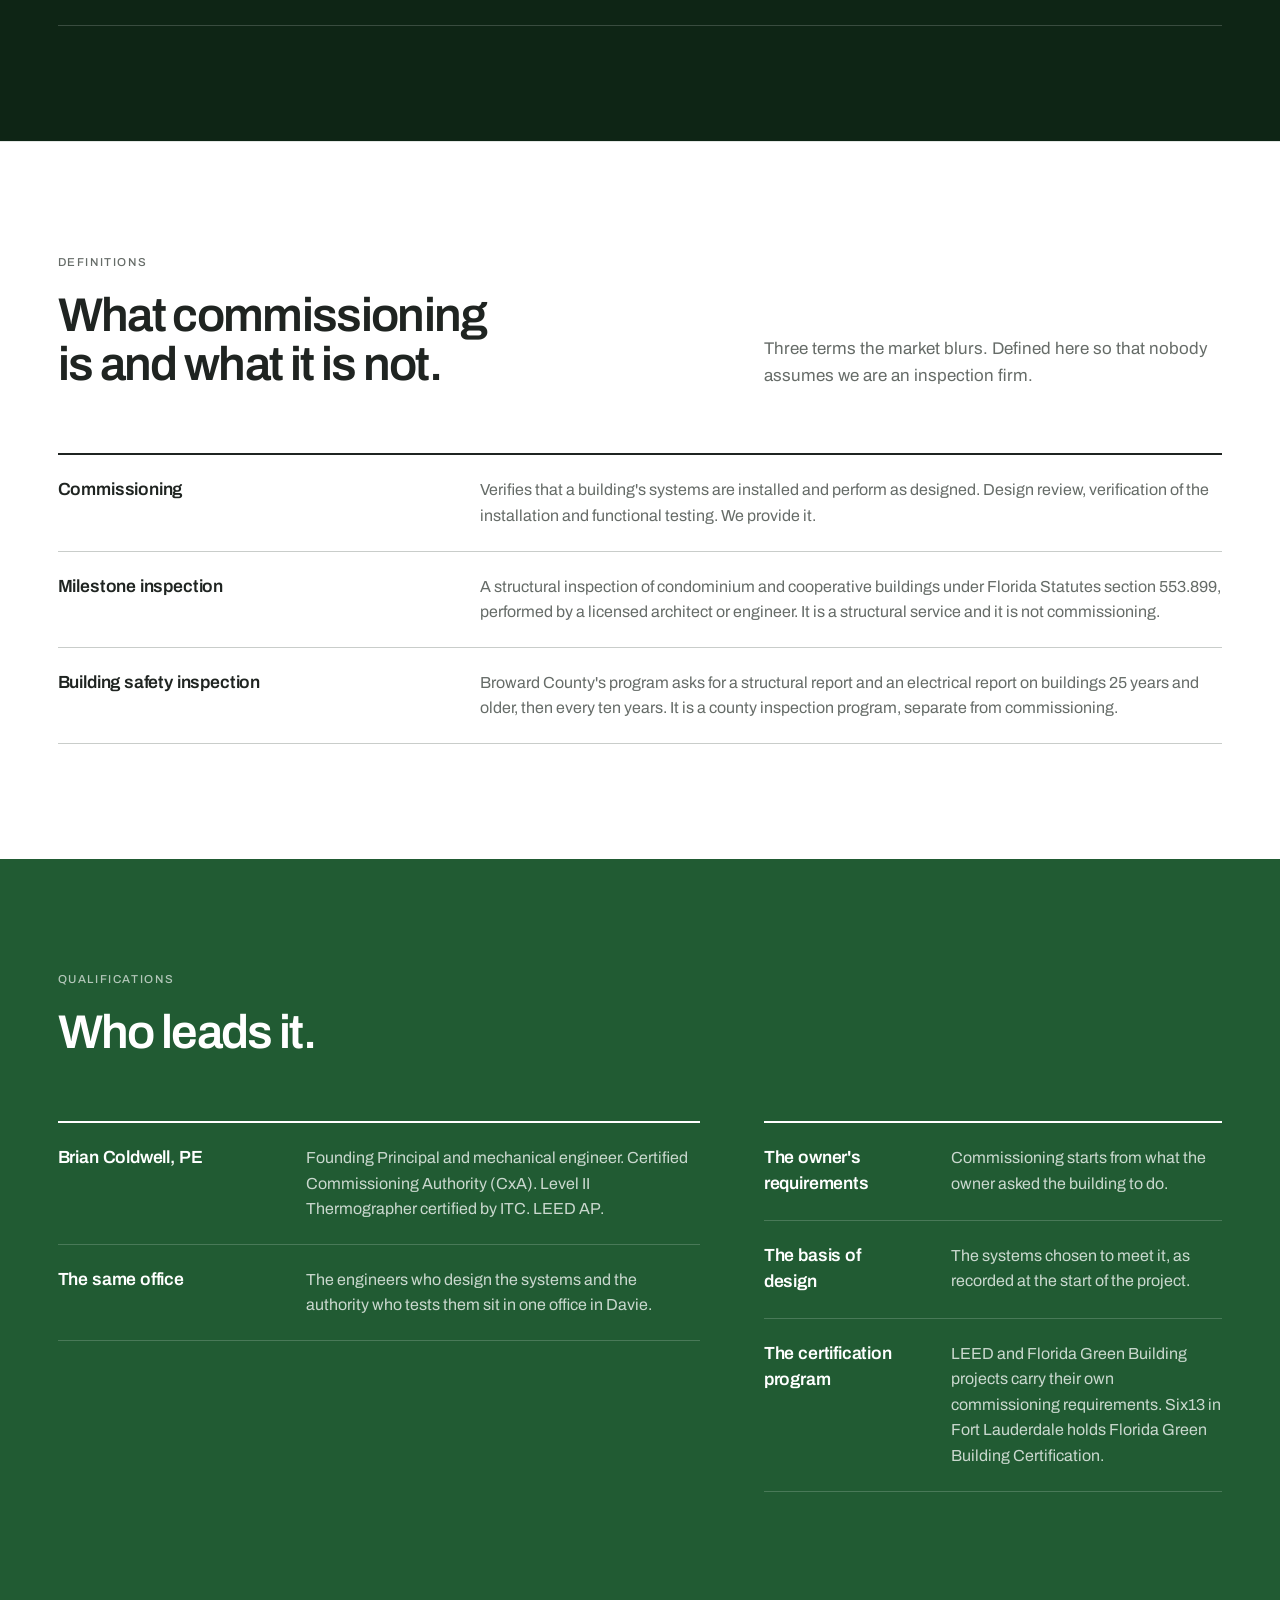
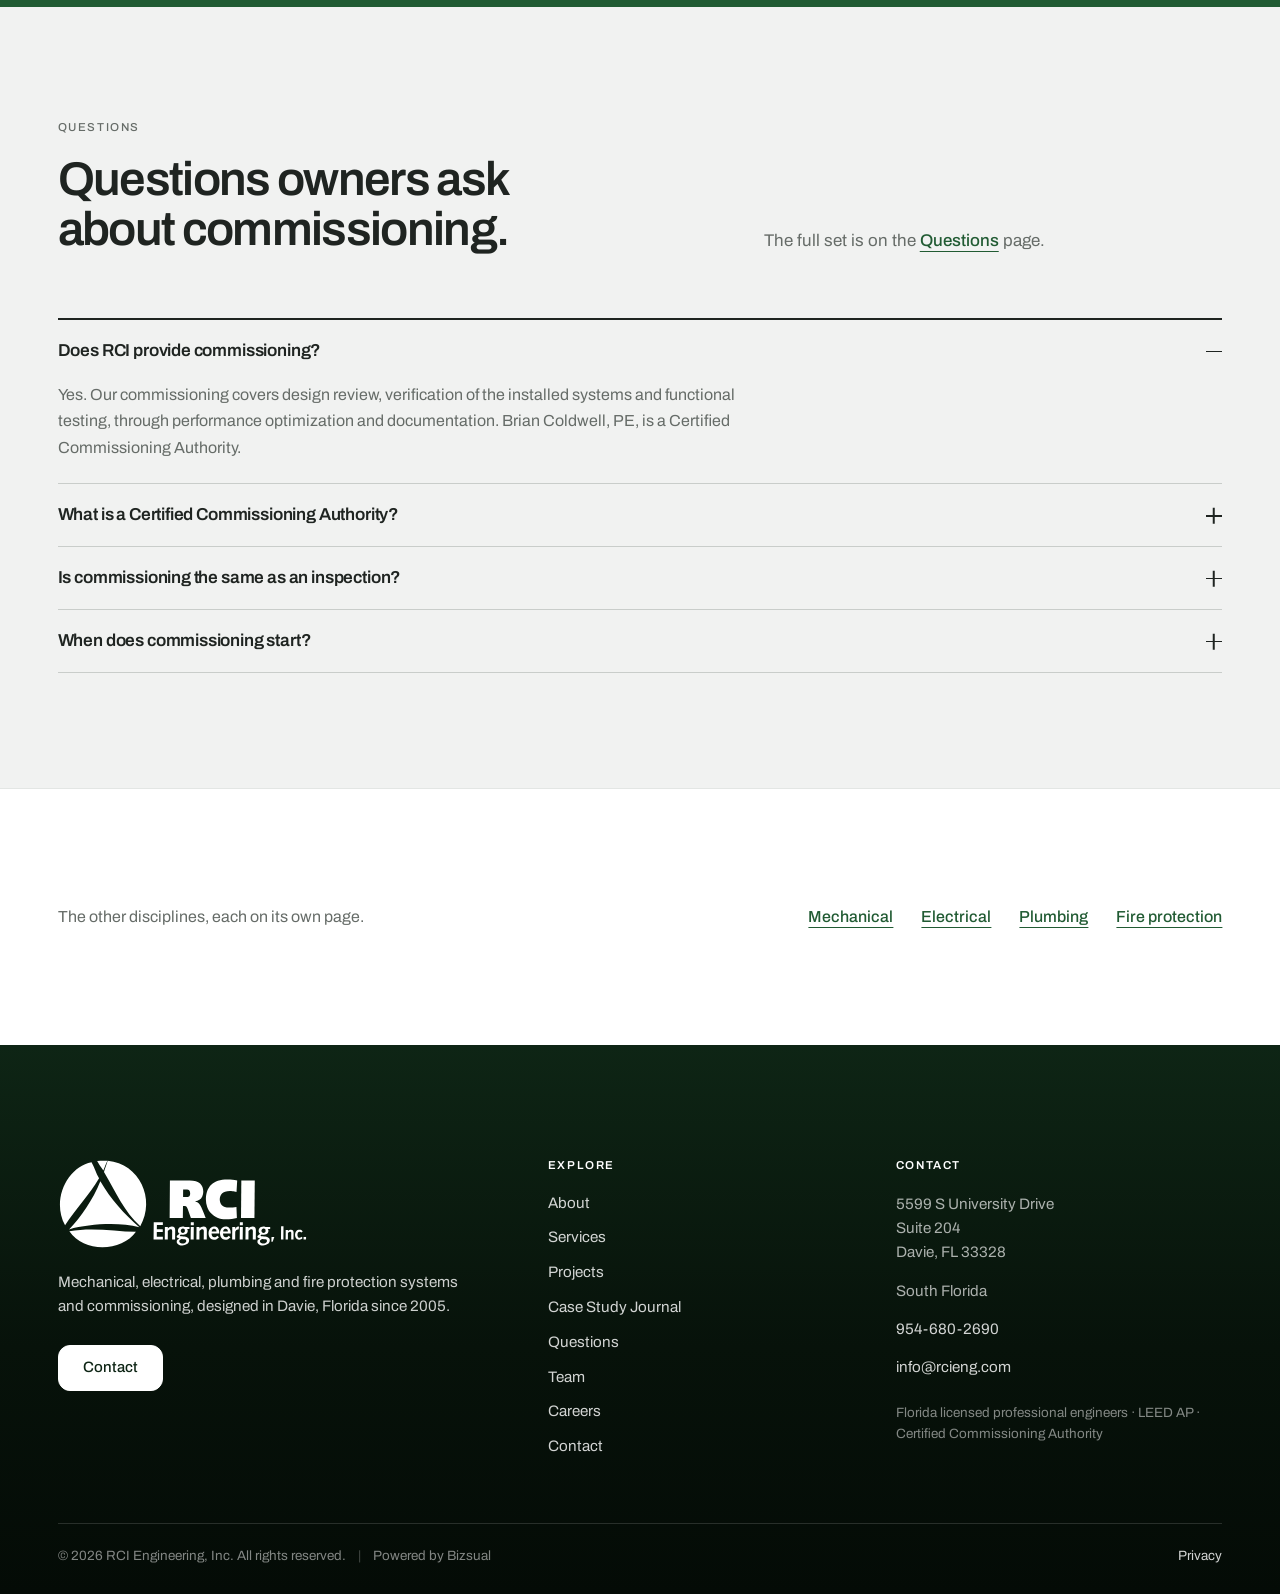
<file: commissioning.html>
<!doctype html>
<html lang="en">
<head>
<meta charset="utf-8">
<meta name="viewport" content="width=device-width,initial-scale=1,viewport-fit=cover">
<title>Commissioning · RCI Engineering, Inc.</title>
<meta name="description" content="Commissioning by RCI Engineering: design review, verification and functional testing, led by a Certified Commissioning Authority in Davie, Florida.">
<meta name="robots" content="noindex,nofollow">
<link rel="canonical" href="https://rcieng.com/commissioning.html">
<link rel="icon" href="assets/logo/logorcimark.svg" type="image/svg+xml">
<link rel="preconnect" href="https://fonts.googleapis.com"><link rel="preconnect" href="https://fonts.gstatic.com" crossorigin><link rel="stylesheet" href="https://fonts.googleapis.com/css2?family=Archivo:wdth,wght@62..125,100..900&family=Newsreader:ital,opsz,wght@0,6..72,400;0,6..72,500;1,6..72,400&display=swap">
<link rel="stylesheet" href="site.css">

<script type="application/ld+json">{"@context": "https://schema.org", "@graph": [{"@type": "ProfessionalService", "@id": "https://rcieng.com/#org", "name": "RCI Engineering, Inc.", "url": "https://rcieng.com/", "telephone": "+1-954-680-2690", "email": "info@rcieng.com", "foundingDate": "2005", "description": "Mechanical, electrical, plumbing and fire protection consulting engineering firm in Davie, Florida, with commissioning.", "address": {"@type": "PostalAddress", "streetAddress": "5599 S University Drive, Suite 204", "addressLocality": "Davie", "addressRegion": "FL", "postalCode": "33328", "addressCountry": "US"}, "areaServed": "South Florida", "founder": [{"@type": "Person", "name": "Oscar Sebelen"}, {"@type": "Person", "name": "Brian Coldwell"}]}, {"@type": "FAQPage", "mainEntity": [{"@type": "Question", "name": "Does RCI provide commissioning?", "acceptedAnswer": {"@type": "Answer", "text": "Yes. Our commissioning covers design review, verification of the installed systems and functional testing, through performance optimization and documentation. Brian Coldwell, PE, is a Certified Commissioning Authority."}}, {"@type": "Question", "name": "What is a Certified Commissioning Authority?", "acceptedAnswer": {"@type": "Answer", "text": "A credential held by a professional who leads commissioning: writes the plan, verifies the installation, runs the functional tests and reports the results. Brian Coldwell, PE, holds it, together with a Level II Thermographer certification for infrared surveys."}}, {"@type": "Question", "name": "Is commissioning the same as an inspection?", "acceptedAnswer": {"@type": "Answer", "text": "No. An inspection checks a building against the code at one moment. Commissioning verifies that the systems perform as the design intended, through tests the design itself defines. A milestone inspection under Florida law is a structural service and is not commissioning."}}, {"@type": "Question", "name": "When does commissioning start?", "acceptedAnswer": {"@type": "Answer", "text": "At design. The design review is the first phase, so the questions are asked before the systems are installed rather than after."}}]}]}</script>
</head>
<body>
<nav class="bar" aria-label="Main"><div class="row"><a class="mark" href="index.html" aria-label="RCI Engineering, Inc. home"><img src="assets/logo/logorcimark.svg" alt="" width="20" height="20"></a><span class="links"><a href="about.html">About</a><a href="services.html">Services</a><a href="projects.html" class="keep">Projects</a><a href="team.html">Team</a><a href="careers.html">Careers</a></span><a href="contact.html" class="navbtn keep">Contact</a></div></nav>
<main class="site">
<!-- REVIEW NOTE (travels with this page; nothing here is sent to RCI as a question)
The five phases are the old site's own list. The deliverables, the checklists and the issues log describe commissioning practice; RCI confirms its process and what the owner receives.
No commissioned project is documented, so the page names none. One commissioned project to confirm for the proof strip.
Definitions are regulated copy: milestone inspection (F.S. 553.899) and Broward's building safety inspection program checked against their sources; RCI and counsel approve.
The CxA issuing body is not named on purpose.
-->

<section class="sheet hero" id="top"><canvas class="hero-bg" data-model="commissioning" aria-hidden="true"></canvas><div class="wrap hero-grid"><div class="hero-copy"><p class="tag">Services · Commissioning</p><h1 class="wh">Design review, verification and <span>functional testing</span>.</h1><p class="lede">Commissioning verifies that a building's systems are installed and perform as the design intended. Brian Coldwell, PE, is a Certified Commissioning Authority.</p></div><dl class="tb tb3"><div><dt>Discipline</dt><dd>Commissioning</dd></div><div><dt>Led by</dt><dd>Brian Coldwell, PE</dd></div><div><dt>Credential</dt><dd>Certified Commissioning Authority (CxA)</dd></div><div><dt>Also</dt><dd>Level II Thermographer, ITC</dd></div><div><dt>Verifies</dt><dd>Mechanical, electrical and plumbing systems</dd></div><div><dt>Phases</dt><dd>Design review to documentation</dd></div><div><dt>Delivered</dt><dd>Checklists, test results, the issues log and the final report</dd></div><div><dt>Office</dt><dd>Davie, Florida</dd></div><div><dt>For</dt><dd>Owners, developers and the architects who serve them</dd></div></dl></div></section><section class="sheet  " id="what"><div class="wrap"><div class="cols"><div><p class="tag">What it is</p><h2 class="wh">The bridge between <span>design and operation</span>.</h2></div><div class="rise"><p class="body">Commissioning is the process that confirms a building's mechanical, electrical and plumbing systems are installed and perform as the design intended. A drawing says what a system should do. Commissioning measures what it does, system by system, before the owner takes the keys.</p><p class="body">Owners and developers rely on it to take over a building that works. Architects rely on it so the systems serve the design. Lenders and certification programs often require it. We provide it through Brian Coldwell, PE, a Certified Commissioning Authority and a Level II Thermographer.</p></div></div></div></section><section class="sheet band-2 " id="phases"><div class="wrap"><div class="sheet-head"><div><p class="tag">The phases</p><h2 class="wh">Five phases, each with something in your hands.</h2></div><p class="intro">In our words, from the practice as it is published.</p></div><ol class="steps"><li><i></i><b>Design review</b><span>The MEP design read against the owner's requirements and the basis of design, before it goes to construction.</span></li><li><i></i><b>Systems verification</b><span>The installation inspected and verified against the design intent, with a pre-functional checklist for each system.</span></li><li><i></i><b>Functional testing</b><span>Each system run through its sequences and measured, under normal, standby and failure conditions.</span></li><li><i></i><b>Performance optimization</b><span>Systems adjusted after installation so that they run as efficiently as the design intended.</span></li><li><i></i><b>Documentation</b><span>Checklists, test results, the issues log and the final report, in the owner's hands.</span></li></ol></div></section><section class="sheet band-wash " id="designs"><div class="wrap"><div class="sheet-head"><div><p class="tag">What commissioning covers</p><h2 class="wh">The systems and what is checked.</h2></div></div><ul class="index"><li class="rise"><span class="k">Air conditioning and ventilation</span><p class="v">Air handlers, condensing units, VRF systems, rooftop units, exhaust and the controls that run them: capacities, airflows, sequences and setpoints.</p></li><li class="rise"><span class="k">Electrical and emergency power</span><p class="v">Generators, transfer switches and uninterruptible power run through their transfer and return. The lighting controls through their scenes and schedules.</p></li><li class="rise"><span class="k">Plumbing and water heating</span><p class="v">Water heaters, recirculation and pumps checked for temperature, flow and controls.</p></li><li class="rise"><span class="k">Infrared surveys</span><p class="v">Electrical connections and mechanical equipment surveyed with a thermal camera by a Level II Thermographer, to find the hot spot before it becomes the failure.</p></li><li class="rise"><span class="k">Controls</span><p class="v">Sequences of operation tested against the design, with trending where the system allows it.</p></li></ul></div></section><section class="sheet dark " id="receive"><div class="wrap"><div class="sheet-head"><div><p class="tag">What you receive</p><h2 class="wh">The deliverables.</h2></div></div><ul class="index"><li class="rise"><span class="k">Commissioning plan</span><p class="v">Scope, schedule, the systems included and who does what.</p></li><li class="rise"><span class="k">Pre-functional checklists</span><p class="v">One per system, completed during installation.</p></li><li class="rise"><span class="k">Functional test procedures and results</span><p class="v">What was tested, how and what it measured.</p></li><li class="rise"><span class="k">Issues log</span><p class="v">Each deficiency, who owns it and when it closed.</p></li><li class="rise"><span class="k">Final report</span><p class="v">The record the owner keeps.</p></li></ul></div></section><section class="sheet  " id="defs"><div class="wrap"><div class="sheet-head"><div><p class="tag">Definitions</p><h2 class="wh">What commissioning is and what it is not.</h2></div><p class="intro">Three terms the market blurs. Defined here so that nobody assumes we are an inspection firm.</p></div><ul class="index"><li class="rise"><span class="k">Commissioning</span><p class="v">Verifies that a building's systems are installed and perform as designed. Design review, verification of the installation and functional testing. We provide it.</p></li><li class="rise"><span class="k">Milestone inspection</span><p class="v">A structural inspection of condominium and cooperative buildings under Florida Statutes section 553.899, performed by a licensed architect or engineer. It is a structural service and it is not commissioning.</p></li><li class="rise"><span class="k">Building safety inspection</span><p class="v">Broward County's program asks for a structural report and an electrical report on buildings 25 years and older, then every ten years. It is a county inspection program, separate from commissioning.</p></li></ul></div></section><section class="sheet green " id="quals"><div class="wrap"><div class="sheet-head"><div><p class="tag">Qualifications</p><h2 class="wh">Who leads it.</h2></div></div><div class="cols"><div><ul class="index"><li class="rise"><span class="k">Brian Coldwell, PE</span><p class="v">Founding Principal and mechanical engineer. Certified Commissioning Authority (CxA). Level II Thermographer certified by ITC. LEED AP.</p></li><li class="rise"><span class="k">The same office</span><p class="v">The engineers who design the systems and the authority who tests them sit in one office in Davie.</p></li></ul></div><div><ul class="index"><li class="rise"><span class="k">The owner's requirements</span><p class="v">Commissioning starts from what the owner asked the building to do.</p></li><li class="rise"><span class="k">The basis of design</span><p class="v">The systems chosen to meet it, as recorded at the start of the project.</p></li><li class="rise"><span class="k">The certification program</span><p class="v">LEED and Florida Green Building projects carry their own commissioning requirements. Six13 in Fort Lauderdale holds Florida Green Building Certification.</p></li></ul></div></div></div></section><section class="sheet band-2 " id="questions"><div class="wrap"><div class="sheet-head"><div><p class="tag">Questions</p><h2 class="wh">Questions owners ask about commissioning.</h2></div><div class="right"><p class="intro">The full set is on the <a class="link" href="faq.html">Questions</a> page.</p></div></div><div class="qa"><details open><summary>Does RCI provide commissioning?<span class="pm"></span></summary><p class="a">Yes. Our commissioning covers design review, verification of the installed systems and functional testing, through performance optimization and documentation. Brian Coldwell, PE, is a Certified Commissioning Authority.</p></details><details><summary>What is a Certified Commissioning Authority?<span class="pm"></span></summary><p class="a">A credential held by a professional who leads commissioning: writes the plan, verifies the installation, runs the functional tests and reports the results. Brian Coldwell, PE, holds it, together with a Level II Thermographer certification for infrared surveys.</p></details><details><summary>Is commissioning the same as an inspection?<span class="pm"></span></summary><p class="a">No. An inspection checks a building against the code at one moment. Commissioning verifies that the systems perform as the design intended, through tests the design itself defines. A milestone inspection under Florida law is a structural service and is not commissioning.</p></details><details><summary>When does commissioning start?<span class="pm"></span></summary><p class="a">At design. The design review is the first phase, so the questions are asked before the systems are installed rather than after.</p></details></div></div></section><section class="sheet  " id="more"><div class="wrap"><div class="strip"><p>The other disciplines, each on its own page.</p><ul style="list-style:none;margin:0;padding:0;display:flex;flex-wrap:wrap;gap:10px 28px"><li><a class="link" href="mechanical.html">Mechanical</a></li><li><a class="link" href="electrical.html">Electrical</a></li><li><a class="link" href="plumbing.html">Plumbing</a></li><li><a class="link" href="fire-protection.html">Fire protection</a></li></ul></div></div></section>
</main>
<div class="end"><footer class="foot" id="footer">
  <div class="wrap">
    <div class="foot-grid">
      <div>
        <div class="flogo"><img src="assets/logo/logorcifullwhite.svg" alt="RCI Engineering, Inc." width="250" height="88"></div>
        <p class="tagline">Mechanical, electrical, plumbing and fire protection systems and commissioning, designed in Davie, Florida since 2005.</p>
        <a class="btn fill" href="contact.html">Contact</a>
      </div>
      <nav aria-label="Footer">
        <h4>Explore</h4>
        <ul><li><a href="about.html">About</a></li><li><a href="services.html">Services</a></li><li><a href="projects.html">Projects</a></li><li><a href="journal.html">Case Study Journal</a></li><li><a href="faq.html">Questions</a></li><li><a href="team.html">Team</a></li><li><a href="careers.html">Careers</a></li><li><a href="contact.html">Contact</a></li></ul>
      </nav>
      <div>
        <h4>Contact</h4>
        <p>5599 S University Drive<br>Suite 204<br>Davie, FL 33328</p>
        <p>South Florida</p>
        <p><a href="tel:+19546802690">954-680-2690</a></p>
        <p><a href="mailto:info@rcieng.com">info@rcieng.com</a></p>
        <p class="cred">Florida licensed professional engineers · LEED AP · Certified Commissioning Authority</p>
      </div>
    </div>
    <div class="foot-bottom">
      <span>© 2026 RCI Engineering, Inc. All rights reserved.<span class="sep">|</span>Powered by Bizsual</span>
      <a href="privacy.html">Privacy</a>
    </div>
  </div>
</footer></div>
<script src="site.js" defer></script>
</body>
</html>
</file>
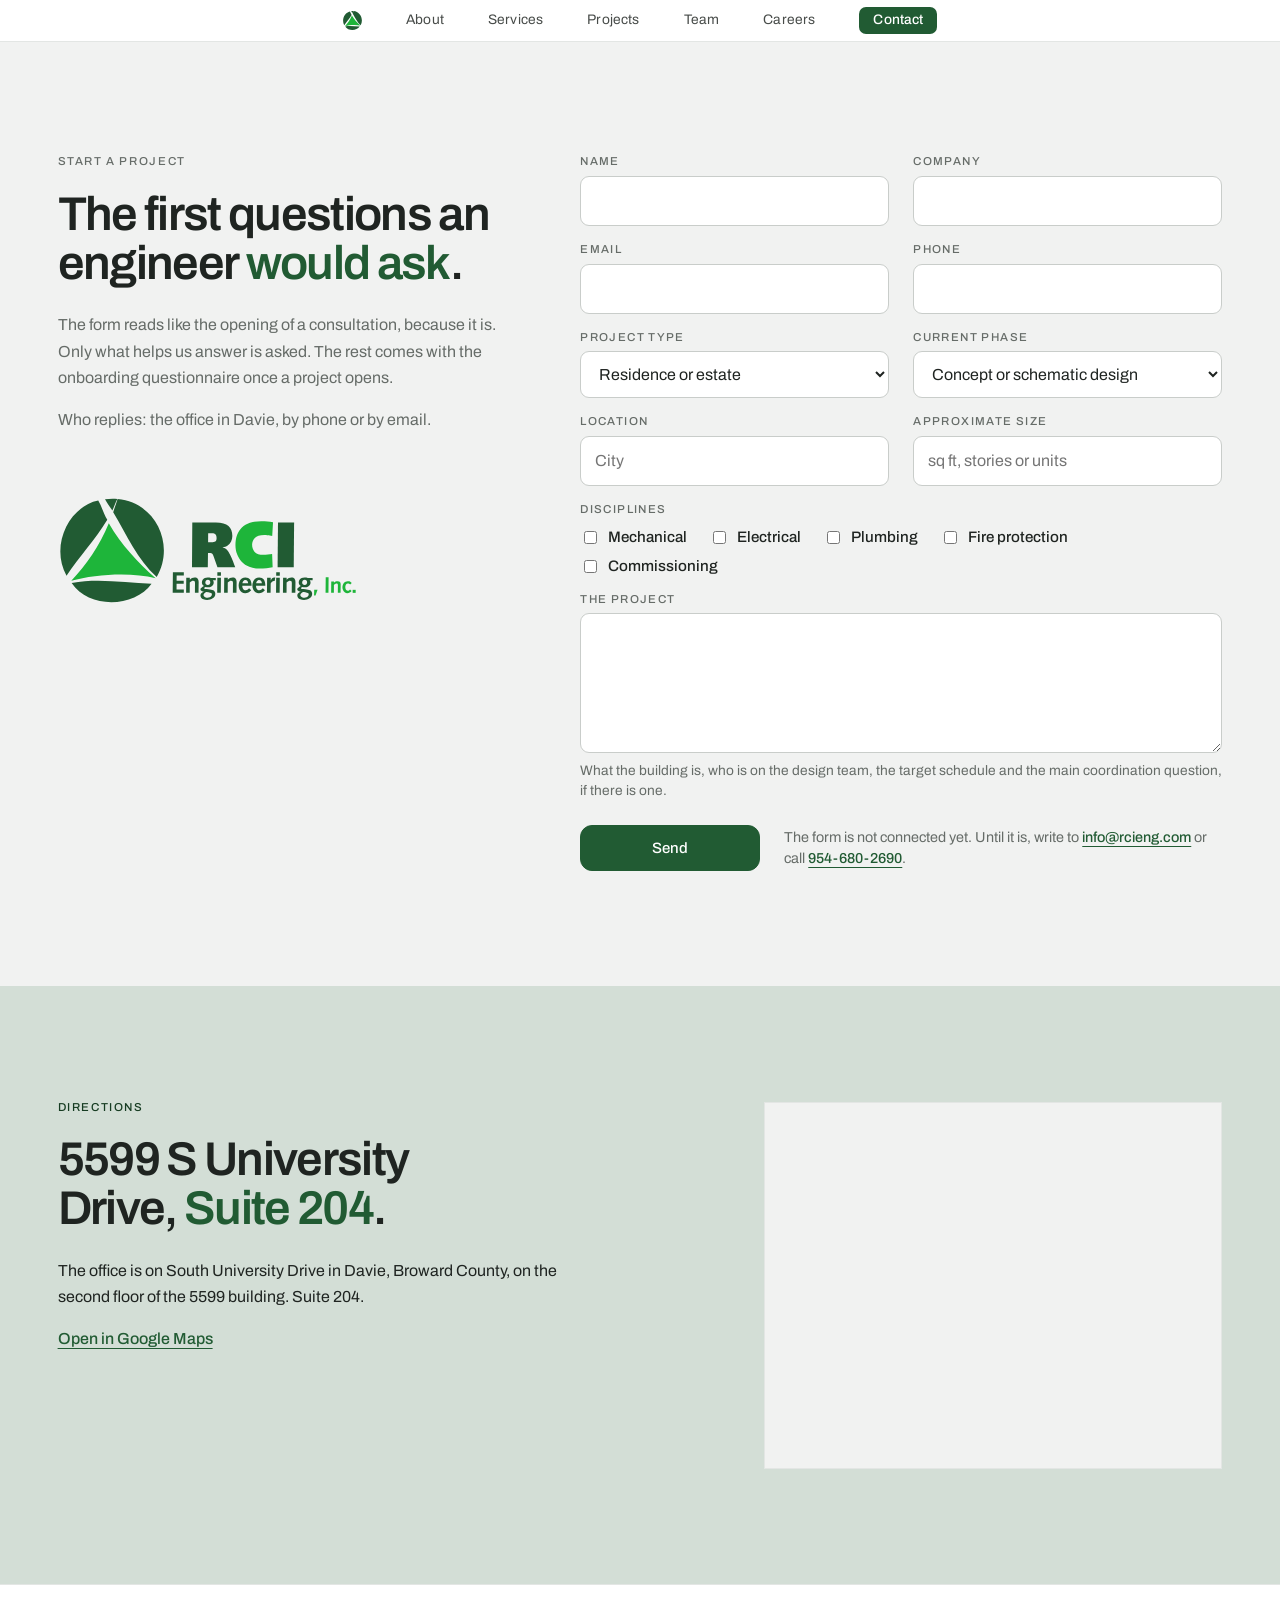
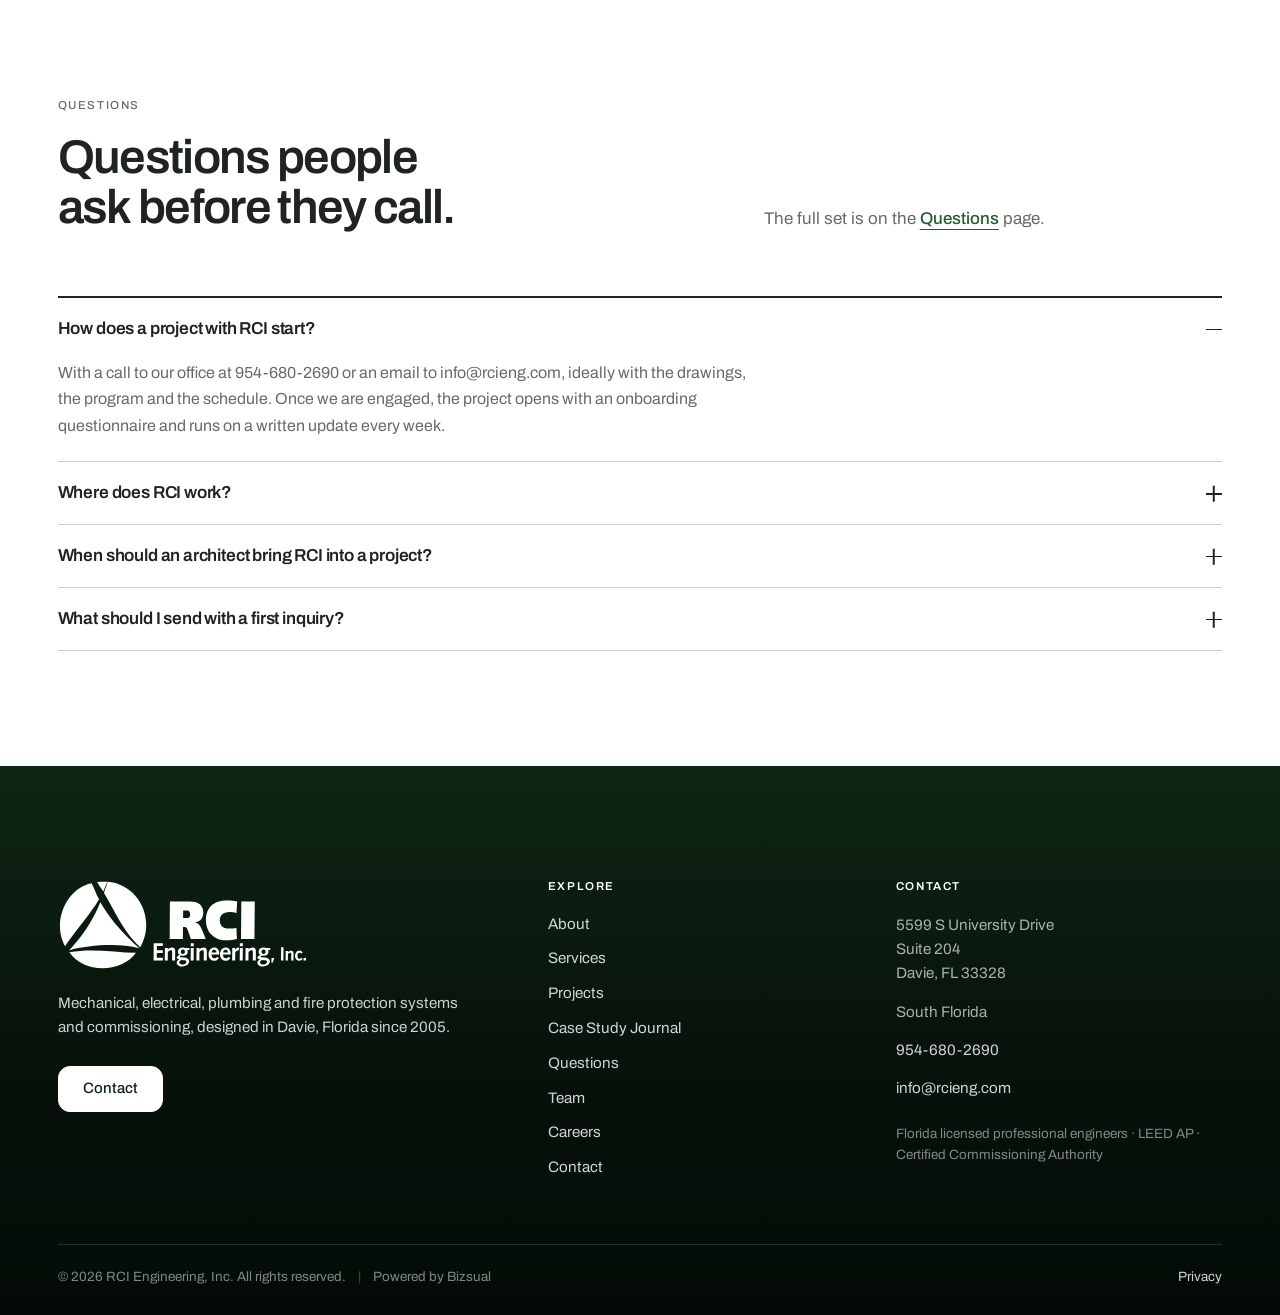
<file: contact.html>
<!doctype html>
<html lang="en">
<head>
<meta charset="utf-8">
<meta name="viewport" content="width=device-width,initial-scale=1,viewport-fit=cover">
<title>Contact · RCI Engineering, Inc.</title>
<meta name="description" content="Contact RCI Engineering at 5599 S University Drive, Suite 204, Davie, FL 33328. Phone 954-680-2690. Email info@rcieng.com.">
<meta name="robots" content="noindex,nofollow">
<link rel="canonical" href="https://rcieng.com/contact.html">
<link rel="icon" href="assets/logo/logorcimark.svg" type="image/svg+xml">
<link rel="preconnect" href="https://fonts.googleapis.com"><link rel="preconnect" href="https://fonts.gstatic.com" crossorigin><link rel="stylesheet" href="https://fonts.googleapis.com/css2?family=Archivo:wdth,wght@62..125,100..900&family=Newsreader:ital,opsz,wght@0,6..72,400;0,6..72,500;1,6..72,400&display=swap">
<link rel="stylesheet" href="site.css">

<script type="application/ld+json">{"@context": "https://schema.org", "@graph": [{"@type": "ProfessionalService", "@id": "https://rcieng.com/#org", "name": "RCI Engineering, Inc.", "url": "https://rcieng.com/", "telephone": "+1-954-680-2690", "email": "info@rcieng.com", "foundingDate": "2005", "description": "Mechanical, electrical, plumbing and fire protection consulting engineering firm in Davie, Florida, with commissioning.", "address": {"@type": "PostalAddress", "streetAddress": "5599 S University Drive, Suite 204", "addressLocality": "Davie", "addressRegion": "FL", "postalCode": "33328", "addressCountry": "US"}, "areaServed": "South Florida", "founder": [{"@type": "Person", "name": "Oscar Sebelen"}, {"@type": "Person", "name": "Brian Coldwell"}]}, {"@type": "FAQPage", "mainEntity": [{"@type": "Question", "name": "How does a project with RCI start?", "acceptedAnswer": {"@type": "Answer", "text": "With a call to our office at 954-680-2690 or an email to info@rcieng.com, ideally with the drawings, the program and the schedule. Once we are engaged, the project opens with an onboarding questionnaire and runs on a written update every week."}}, {"@type": "Question", "name": "Where does RCI work?", "acceptedAnswer": {"@type": "Answer", "text": "Our office is at 5599 S University Drive, Suite 204, in Davie, Florida. Most of our work is in South Florida, from Key Biscayne and Miami Beach to Fort Lauderdale, Boca Raton and Palm Beach. Our projects also reach Naples, Marco Island, Bonita Springs, Stuart and Tallahassee. Outside Florida, we designed the systems for two university buildings in True Blue, Grenada. Our professional engineers are licensed in multiple states."}}, {"@type": "Question", "name": "When should an architect bring RCI into a project?", "acceptedAnswer": {"@type": "Answer", "text": "As early as schematic design. Shafts, ceiling heights, equipment locations, roof screens and the electrical service all shape the architecture. Each is easier to place before the plans are fixed. A system decided early can be designed around the architecture. One decided late has to be fitted into it."}}, {"@type": "Question", "name": "What should I send with a first inquiry?", "acceptedAnswer": {"@type": "Answer", "text": "The floor plans and the reflected ceiling plans if they exist, the elevations and sections, the program, the location and the schedule. A sketch is enough to start the conversation. The onboarding questionnaire collects the rest once we are engaged."}}]}]}</script>
</head>
<body>
<nav class="bar" aria-label="Main"><div class="row"><a class="mark" href="index.html" aria-label="RCI Engineering, Inc. home"><img src="assets/logo/logorcimark.svg" alt="" width="20" height="20"></a><span class="links"><a href="about.html">About</a><a href="services.html">Services</a><a href="projects.html" class="keep">Projects</a><a href="team.html">Team</a><a href="careers.html">Careers</a></span><a href="contact.html" class="navbtn keep">Contact</a></div></nav>
<main class="site">
<!-- REVIEW NOTE (travels with this page; nothing here is sent to RCI as a question)
The intake form is not wired: the send button shows "Not connected yet" on submit. Receiving inbox for the form (open G1 item), Resend sending domain and spam protection come at build.
Directions: the satellite map is Google's free embed (no API key). It loads from google.com and sets Google cookies, so the privacy page should name it before launch. The pin is placed by address search; RCI confirms it lands on the right building.
The page has no hero by decision (2026-10-21): the form opens the page and carries the page h1.
Office hours are not published anywhere; none are stated.
-->

<section class="sheet band-2 first " id="intake"><div class="wrap"><div class="cols rev"><div><p class="tag">Start a project</p><h1 class="wh as-h2">The first questions an engineer <span>would ask</span>.</h1><p class="body" style="margin-top:24px">The form reads like the opening of a consultation, because it is. Only what helps us answer is asked. The rest comes with the onboarding questionnaire once a project opens.</p><p class="body">Who replies: the office in Davie, by phone or by email.</p><div class="form-logo rise"><img src="assets/logo/logorcifull.svg" alt="RCI Engineering, Inc." width="300" height="106"></div></div><div><form class="form" data-pending="Not connected yet" novalidate>
      <div class="field"><label for="f-name">Name</label><input id="f-name" name="name" type="text" autocomplete="name"></div>
      <div class="field"><label for="f-company">Company</label><input id="f-company" name="company" type="text" autocomplete="organization"></div>
      <div class="field"><label for="f-email">Email</label><input id="f-email" name="email" type="email" autocomplete="email"></div>
      <div class="field"><label for="f-phone">Phone</label><input id="f-phone" name="phone" type="tel" autocomplete="tel"></div>
      <div class="field"><label for="f-type">Project type</label><select id="f-type" name="type"><option>Residence or estate</option><option>Retail</option><option>Restaurant or kitchen</option><option>Office or medical</option><option>Hotel or hospitality</option><option>Apartments or mixed use</option><option>Other</option></select></div>
      <div class="field"><label for="f-phase">Current phase</label><select id="f-phase" name="phase"><option>Concept or schematic design</option><option>Design development</option><option>Permit set</option><option>Under construction</option><option>Existing building</option></select></div>
      <div class="field"><label for="f-city">Location</label><input id="f-city" name="city" type="text" placeholder="City"></div>
      <div class="field"><label for="f-size">Approximate size</label><input id="f-size" name="size" type="text" placeholder="sq ft, stories or units"></div>
      <div class="field full"><label>Disciplines</label><div style="display:flex;flex-wrap:wrap;gap:10px 22px;padding-top:4px"><label style="display:flex;gap:8px;align-items:center;font-size:.95rem;text-transform:none;letter-spacing:0;color:var(--ink)"><input type="checkbox" name="disc" value="Mechanical" style="width:auto"> Mechanical</label><label style="display:flex;gap:8px;align-items:center;font-size:.95rem;text-transform:none;letter-spacing:0;color:var(--ink)"><input type="checkbox" name="disc" value="Electrical" style="width:auto"> Electrical</label><label style="display:flex;gap:8px;align-items:center;font-size:.95rem;text-transform:none;letter-spacing:0;color:var(--ink)"><input type="checkbox" name="disc" value="Plumbing" style="width:auto"> Plumbing</label><label style="display:flex;gap:8px;align-items:center;font-size:.95rem;text-transform:none;letter-spacing:0;color:var(--ink)"><input type="checkbox" name="disc" value="Fire protection" style="width:auto"> Fire protection</label><label style="display:flex;gap:8px;align-items:center;font-size:.95rem;text-transform:none;letter-spacing:0;color:var(--ink)"><input type="checkbox" name="disc" value="Commissioning" style="width:auto"> Commissioning</label></div></div>
      <div class="field full"><label for="f-msg">The project</label><textarea id="f-msg" name="message"></textarea><span class="hint">What the building is, who is on the design team, the target schedule and the main coordination question, if there is one.</span></div>
      <div class="actions"><button type="submit" class="btn fill send"><span class="t">Send</span><span class="st" aria-live="polite"></span></button><p class="note">The form is not connected yet. Until it is, write to <a class="link" href="mailto:info@rcieng.com">info@rcieng.com</a> or call <a class="link" href="tel:+19546802690">954-680-2690</a>.</p></div>
    </form></div></div></div></section><section class="sheet band-wash " id="directions"><div class="wrap"><div class="cols"><div><p class="tag">Directions</p><h2 class="wh">5599 S University Drive, <span>Suite 204</span>.</h2><p class="body" style="margin-top:24px">The office is on South University Drive in Davie, Broward County, on the second floor of the 5599 building. Suite 204.</p><p class="body"><a class="link" href="https://www.google.com/maps/search/?api=1&amp;query=5599+S+University+Dr+Ste+204+Davie+FL+33328" target="_blank" rel="noopener">Open in Google Maps</a></p></div><div class="map-embed rise"><iframe src="https://www.google.com/maps?q=5599+S+University+Dr+Ste+204+Davie+FL+33328&amp;t=k&amp;z=18&amp;hl=en&amp;output=embed" title="Satellite map of 5599 S University Drive, Suite 204, Davie, Florida" loading="lazy" allowfullscreen referrerpolicy="no-referrer-when-downgrade"></iframe></div></div></div></section><section class="sheet  " id="questions"><div class="wrap"><div class="sheet-head"><div><p class="tag">Questions</p><h2 class="wh">Questions people ask before they call.</h2></div><div class="right"><p class="intro">The full set is on the <a class="link" href="faq.html">Questions</a> page.</p></div></div><div class="qa"><details open><summary>How does a project with RCI start?<span class="pm"></span></summary><p class="a">With a call to our office at 954-680-2690 or an email to info@rcieng.com, ideally with the drawings, the program and the schedule. Once we are engaged, the project opens with an onboarding questionnaire and runs on a written update every week.</p></details><details><summary>Where does RCI work?<span class="pm"></span></summary><p class="a">Our office is at 5599 S University Drive, Suite 204, in Davie, Florida. Most of our work is in South Florida, from Key Biscayne and Miami Beach to Fort Lauderdale, Boca Raton and Palm Beach. Our projects also reach Naples, Marco Island, Bonita Springs, Stuart and Tallahassee. Outside Florida, we designed the systems for two university buildings in True Blue, Grenada. Our professional engineers are licensed in multiple states.</p></details><details><summary>When should an architect bring RCI into a project?<span class="pm"></span></summary><p class="a">As early as schematic design. Shafts, ceiling heights, equipment locations, roof screens and the electrical service all shape the architecture. Each is easier to place before the plans are fixed. A system decided early can be designed around the architecture. One decided late has to be fitted into it.</p></details><details><summary>What should I send with a first inquiry?<span class="pm"></span></summary><p class="a">The floor plans and the reflected ceiling plans if they exist, the elevations and sections, the program, the location and the schedule. A sketch is enough to start the conversation. The onboarding questionnaire collects the rest once we are engaged.</p></details></div></div></section>
</main>
<div class="end"><footer class="foot" id="footer">
  <div class="wrap">
    <div class="foot-grid">
      <div>
        <div class="flogo"><img src="assets/logo/logorcifullwhite.svg" alt="RCI Engineering, Inc." width="250" height="88"></div>
        <p class="tagline">Mechanical, electrical, plumbing and fire protection systems and commissioning, designed in Davie, Florida since 2005.</p>
        <a class="btn fill" href="contact.html">Contact</a>
      </div>
      <nav aria-label="Footer">
        <h4>Explore</h4>
        <ul><li><a href="about.html">About</a></li><li><a href="services.html">Services</a></li><li><a href="projects.html">Projects</a></li><li><a href="journal.html">Case Study Journal</a></li><li><a href="faq.html">Questions</a></li><li><a href="team.html">Team</a></li><li><a href="careers.html">Careers</a></li><li><a href="contact.html">Contact</a></li></ul>
      </nav>
      <div>
        <h4>Contact</h4>
        <p>5599 S University Drive<br>Suite 204<br>Davie, FL 33328</p>
        <p>South Florida</p>
        <p><a href="tel:+19546802690">954-680-2690</a></p>
        <p><a href="mailto:info@rcieng.com">info@rcieng.com</a></p>
        <p class="cred">Florida licensed professional engineers · LEED AP · Certified Commissioning Authority</p>
      </div>
    </div>
    <div class="foot-bottom">
      <span>© 2026 RCI Engineering, Inc. All rights reserved.<span class="sep">|</span>Powered by Bizsual</span>
      <a href="privacy.html">Privacy</a>
    </div>
  </div>
</footer></div>
<script src="site.js" defer></script>
</body>
</html>
</file>
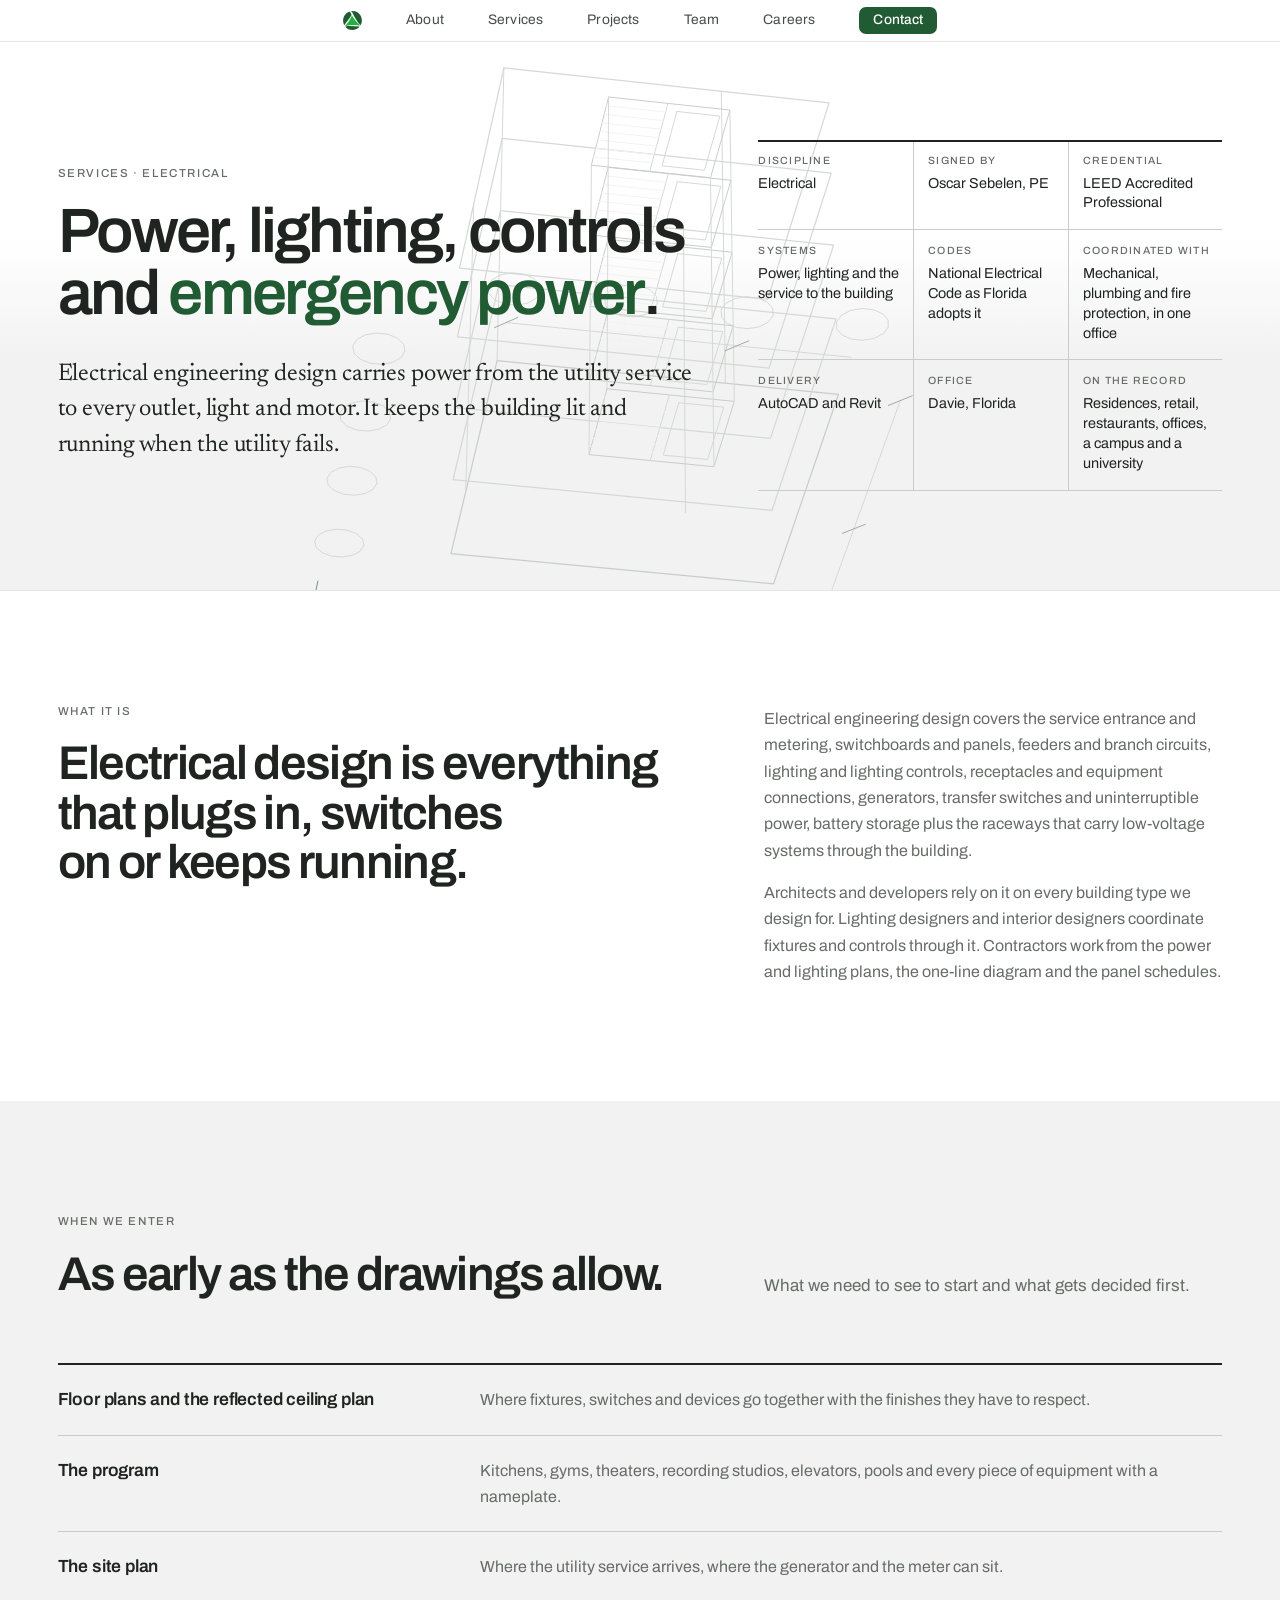
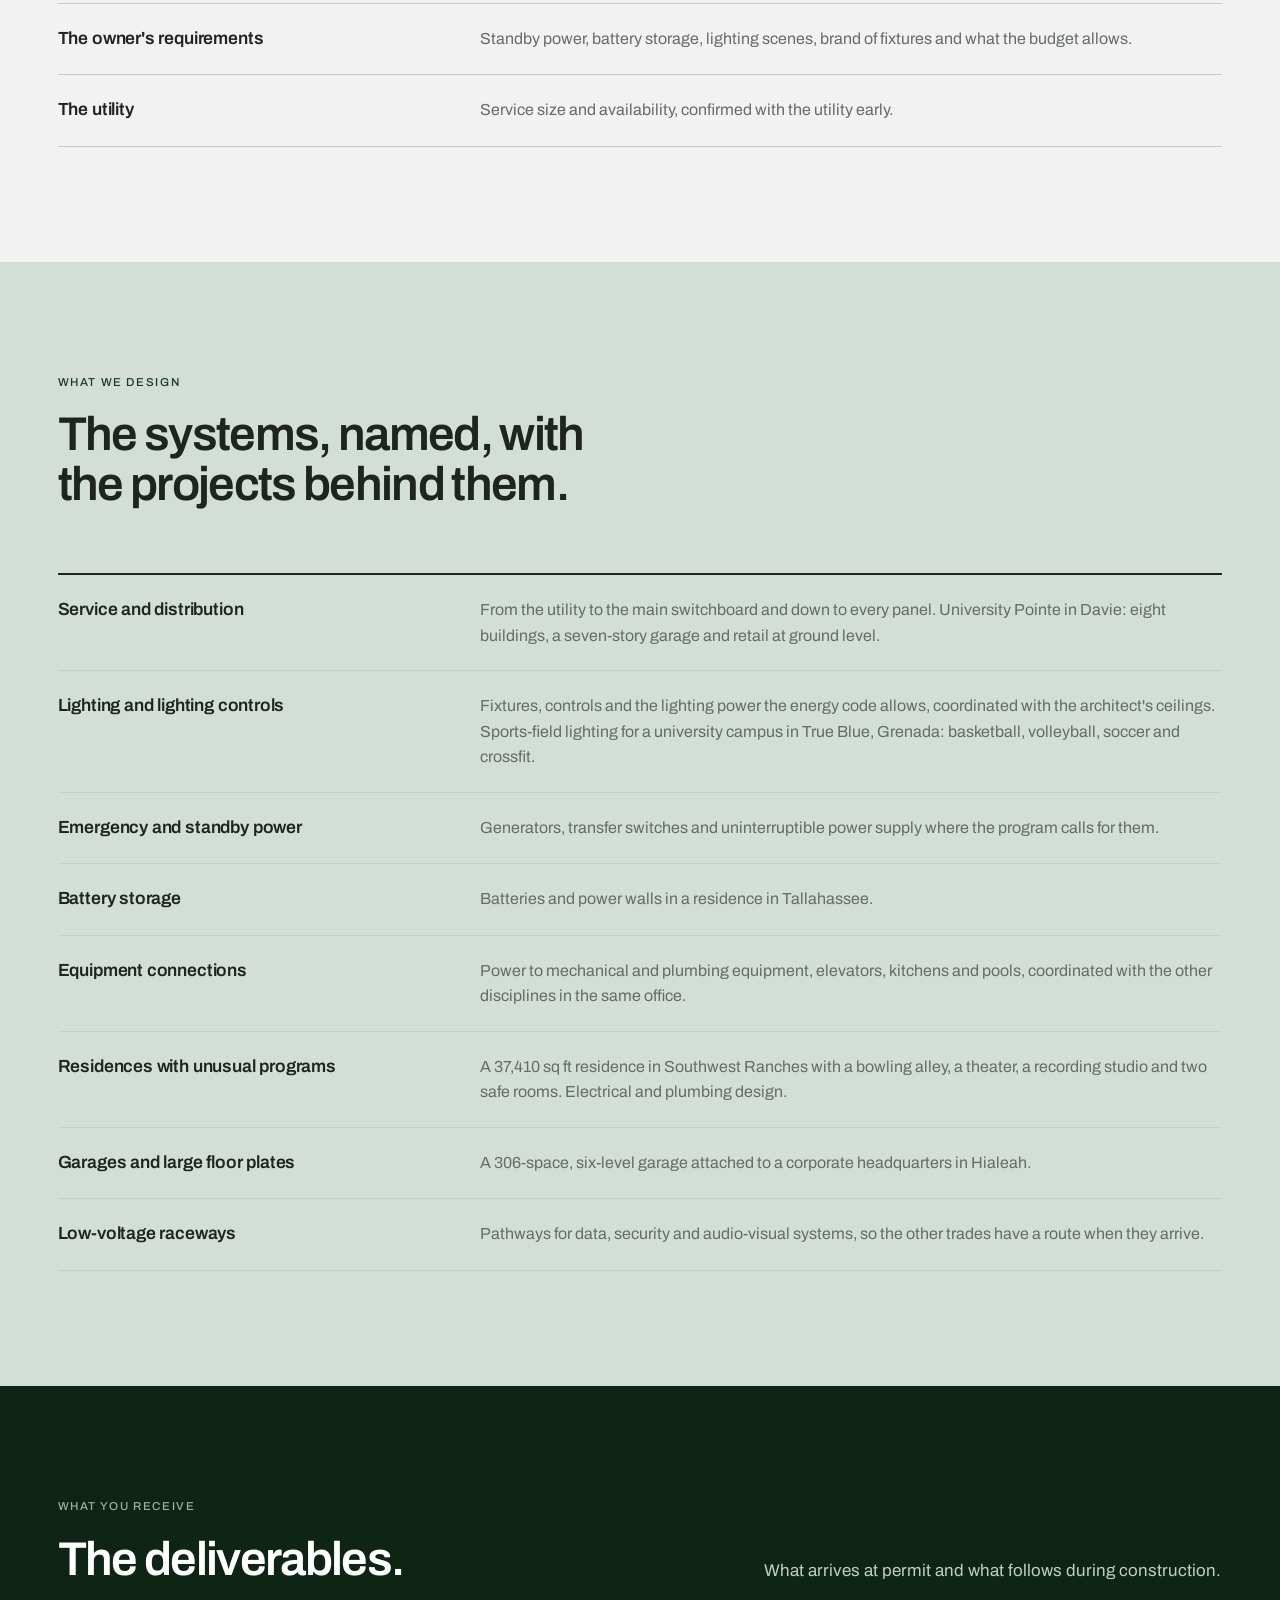
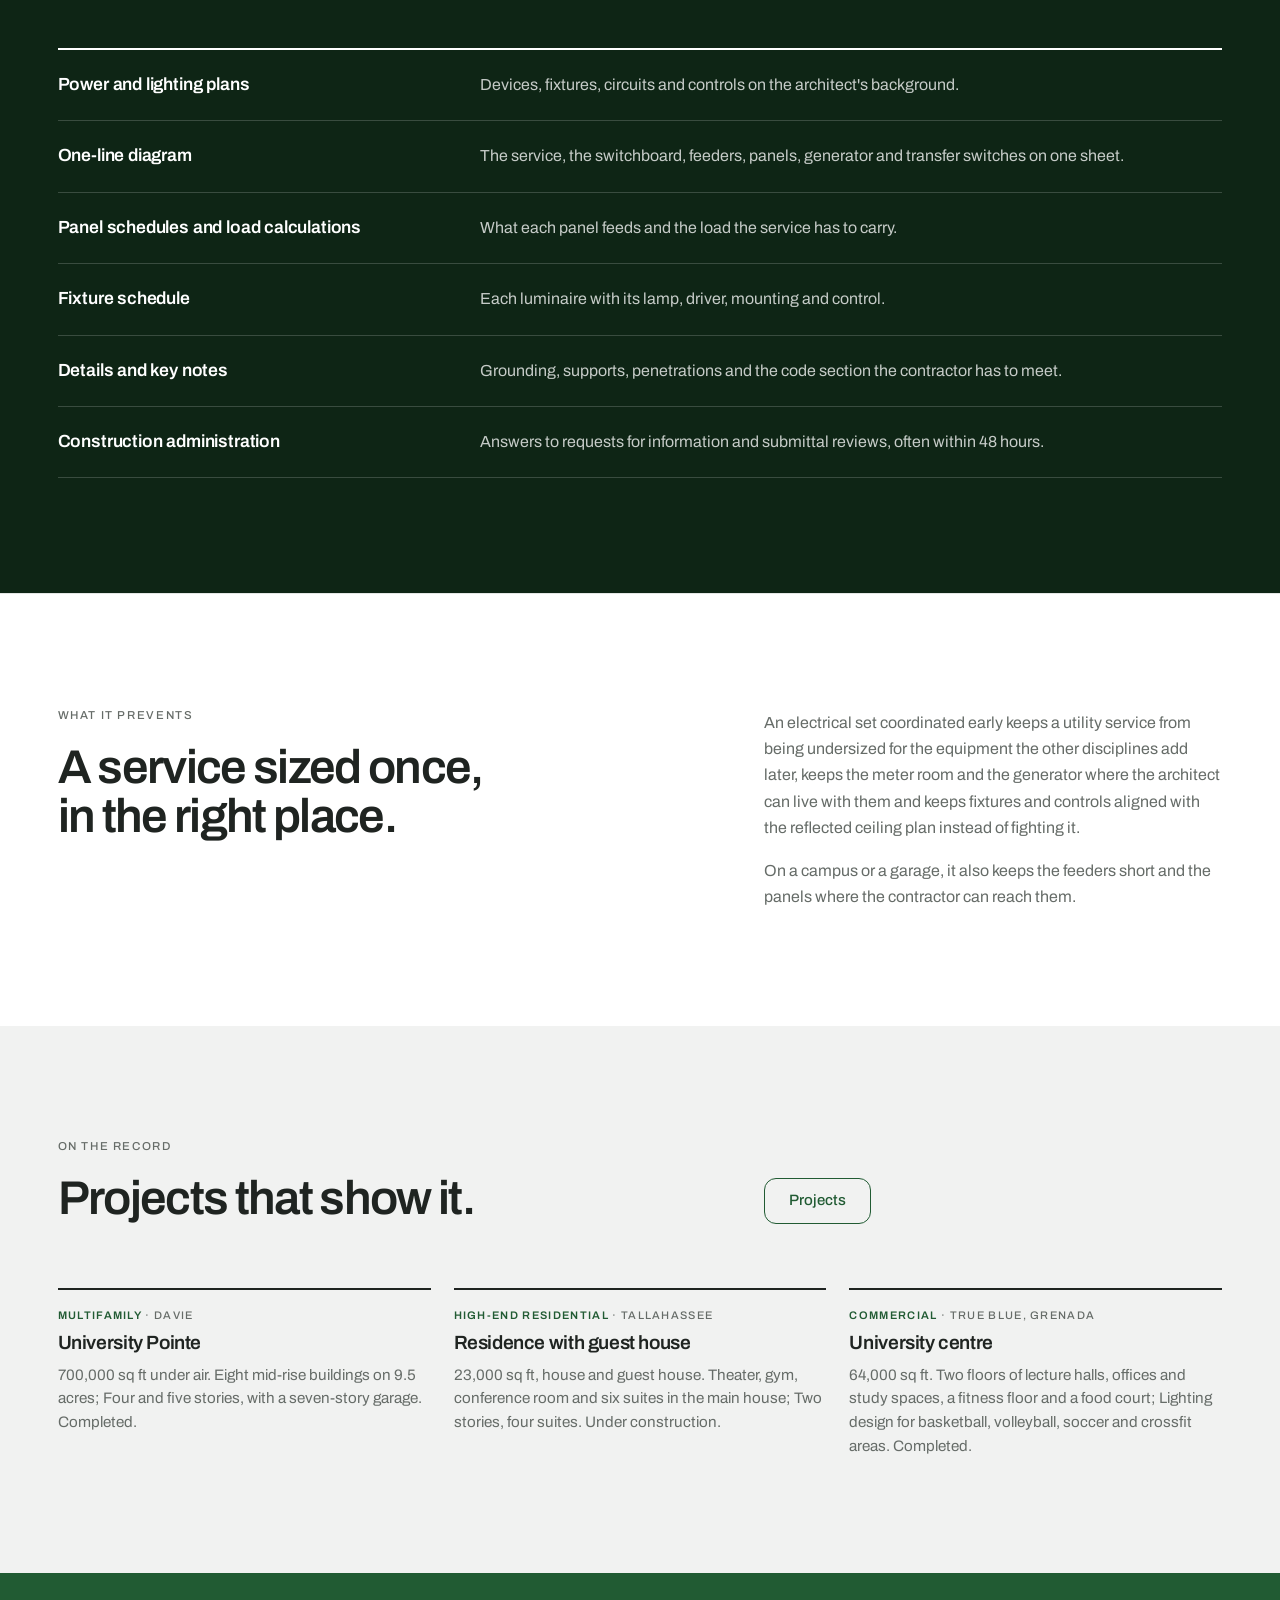
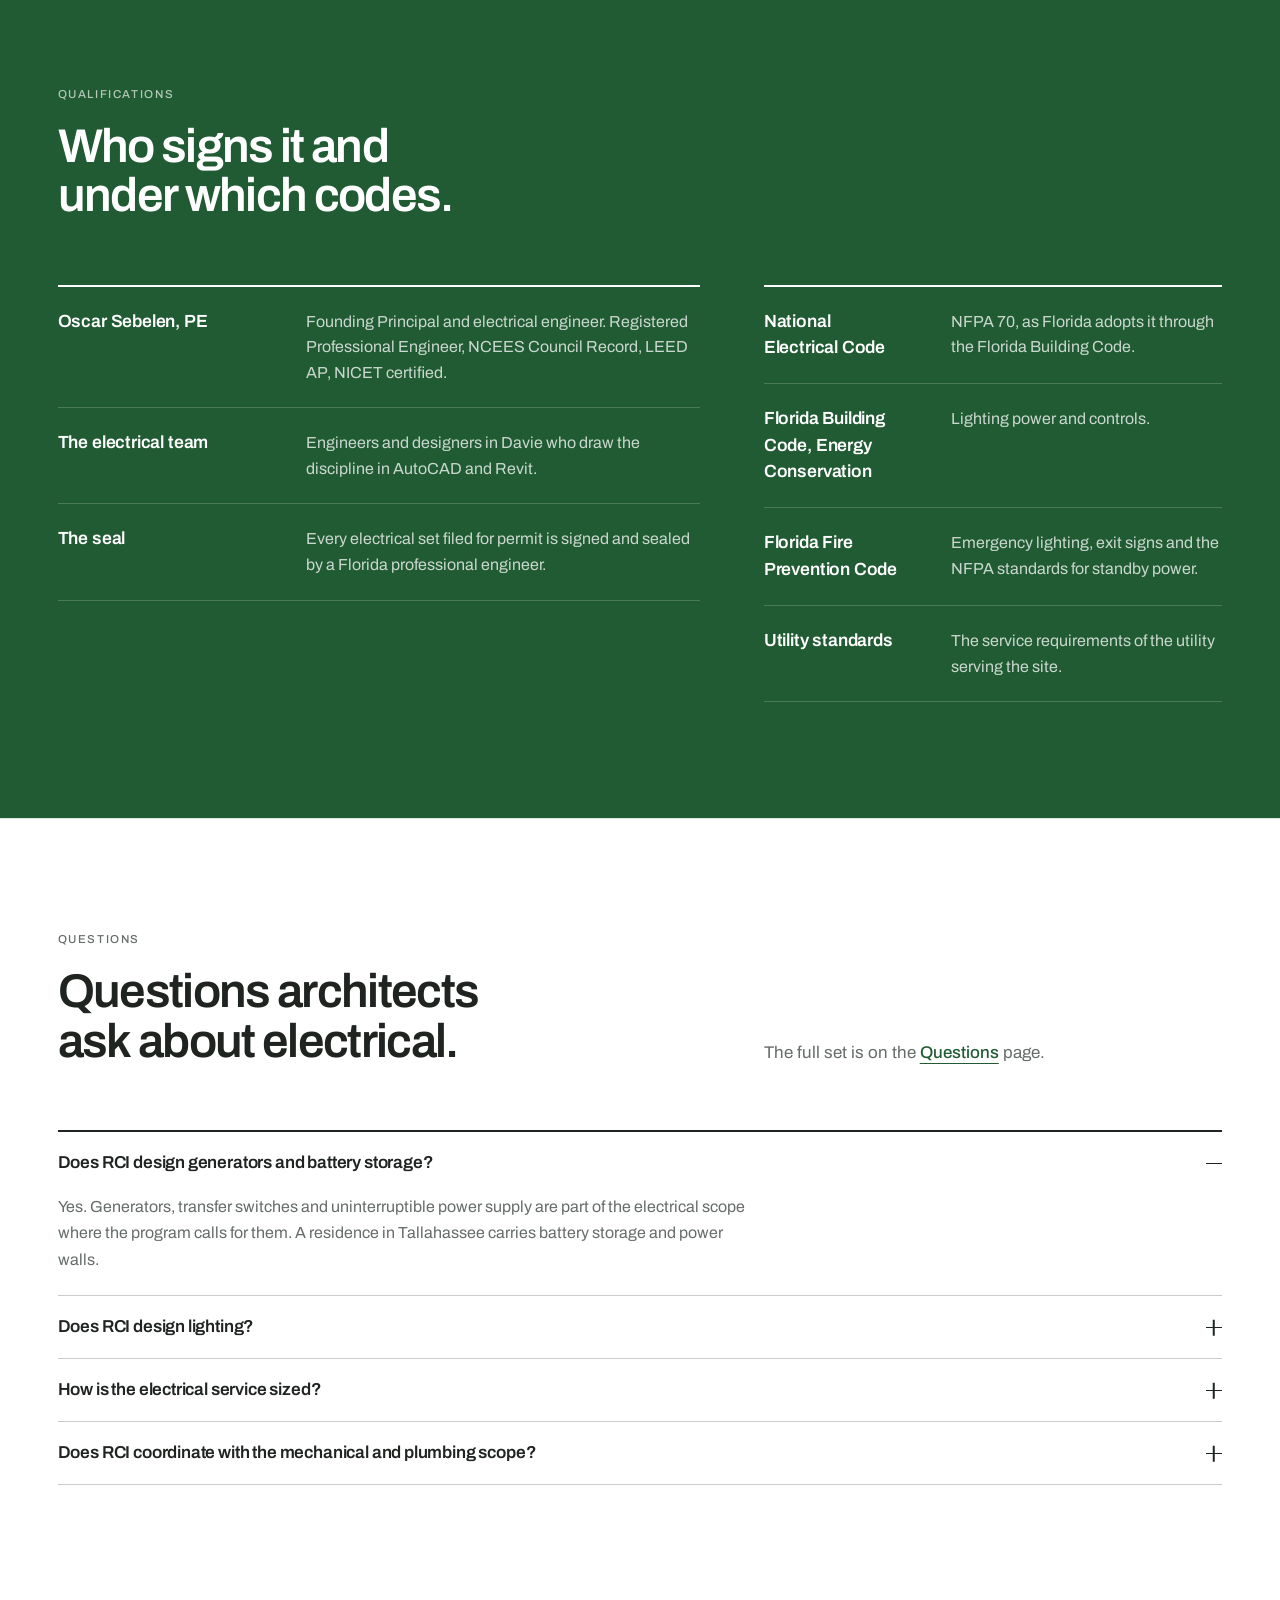
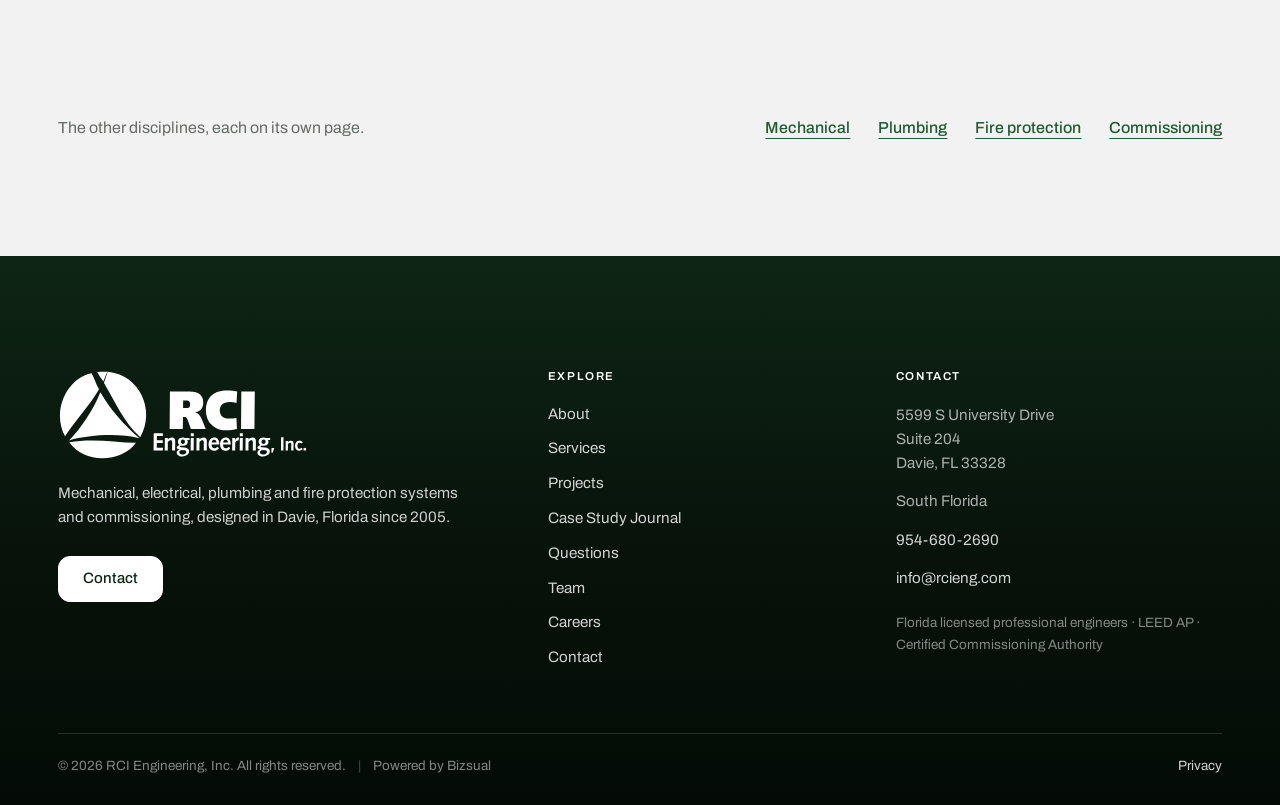
<file: electrical.html>
<!doctype html>
<html lang="en">
<head>
<meta charset="utf-8">
<meta name="viewport" content="width=device-width,initial-scale=1,viewport-fit=cover">
<title>Electrical · RCI Engineering, Inc.</title>
<meta name="description" content="Electrical engineering design carries power from the utility service to every outlet, light and motor. It keeps the building lit and running when the utility fails.">
<meta name="robots" content="noindex,nofollow">
<link rel="canonical" href="https://rcieng.com/electrical.html">
<link rel="icon" href="assets/logo/logorcimark.svg" type="image/svg+xml">
<link rel="preconnect" href="https://fonts.googleapis.com"><link rel="preconnect" href="https://fonts.gstatic.com" crossorigin><link rel="stylesheet" href="https://fonts.googleapis.com/css2?family=Archivo:wdth,wght@62..125,100..900&family=Newsreader:ital,opsz,wght@0,6..72,400;0,6..72,500;1,6..72,400&display=swap">
<link rel="stylesheet" href="site.css">

<script type="application/ld+json">{"@context": "https://schema.org", "@graph": [{"@type": "ProfessionalService", "@id": "https://rcieng.com/#org", "name": "RCI Engineering, Inc.", "url": "https://rcieng.com/", "telephone": "+1-954-680-2690", "email": "info@rcieng.com", "foundingDate": "2005", "description": "Mechanical, electrical, plumbing and fire protection consulting engineering firm in Davie, Florida, with commissioning.", "address": {"@type": "PostalAddress", "streetAddress": "5599 S University Drive, Suite 204", "addressLocality": "Davie", "addressRegion": "FL", "postalCode": "33328", "addressCountry": "US"}, "areaServed": "South Florida", "founder": [{"@type": "Person", "name": "Oscar Sebelen"}, {"@type": "Person", "name": "Brian Coldwell"}]}, {"@type": "FAQPage", "mainEntity": [{"@type": "Question", "name": "Does RCI design generators and battery storage?", "acceptedAnswer": {"@type": "Answer", "text": "Yes. Generators, transfer switches and uninterruptible power supply are part of the electrical scope where the program calls for them. A residence in Tallahassee carries battery storage and power walls."}}, {"@type": "Question", "name": "Does RCI design lighting?", "acceptedAnswer": {"@type": "Answer", "text": "Yes, fixtures and controls as part of the electrical set, coordinated with the architect's ceilings and the energy code's lighting power limits. The largest lighting layout on the record is the sports-field lighting for a university campus in True Blue, Grenada."}}, {"@type": "Question", "name": "How is the electrical service sized?", "acceptedAnswer": {"@type": "Answer", "text": "From the load: every piece of equipment the other disciplines add, the lighting, the receptacles and the program's special loads, with the demand factors the National Electrical Code allows. The size is confirmed with the utility early, because the service and the meter room shape the site plan."}}, {"@type": "Question", "name": "Does RCI coordinate with the mechanical and plumbing scope?", "acceptedAnswer": {"@type": "Answer", "text": "In the same office. Every motor, heater, pump and condensing unit on the mechanical and plumbing sheets gets its circuit on the electrical sheets, drawn by the same team."}}]}]}</script>
</head>
<body>
<nav class="bar" aria-label="Main"><div class="row"><a class="mark" href="index.html" aria-label="RCI Engineering, Inc. home"><img src="assets/logo/logorcimark.svg" alt="" width="20" height="20"></a><span class="links"><a href="about.html">About</a><a href="services.html">Services</a><a href="projects.html" class="keep">Projects</a><a href="team.html">Team</a><a href="careers.html">Careers</a></span><a href="contact.html" class="navbtn keep">Contact</a></div></nav>
<main class="site">
<!-- REVIEW NOTE (travels with this page; nothing here is sent to RCI as a question)
Low-voltage raceways and utility coordination describe practice, not a specific RCI document. RCI confirms.
Emergency power on specific projects is not documented; the line stays generic.
-->

<section class="sheet hero" id="top"><canvas class="hero-bg" data-model="electrical" aria-hidden="true"></canvas><div class="wrap hero-grid"><div class="hero-copy"><p class="tag">Services · Electrical</p><h1 class="wh">Power, lighting, controls and <span>emergency power</span>.</h1><p class="lede">Electrical engineering design carries power from the utility service to every outlet, light and motor. It keeps the building lit and running when the utility fails.</p></div><dl class="tb tb3"><div><dt>Discipline</dt><dd>Electrical</dd></div><div><dt>Signed by</dt><dd>Oscar Sebelen, PE</dd></div><div><dt>Credential</dt><dd>LEED Accredited Professional</dd></div><div><dt>Systems</dt><dd>Power, lighting and the service to the building</dd></div><div><dt>Codes</dt><dd>National Electrical Code as Florida adopts it</dd></div><div><dt>Coordinated with</dt><dd>Mechanical, plumbing and fire protection, in one office</dd></div><div><dt>Delivery</dt><dd>AutoCAD and Revit</dd></div><div><dt>Office</dt><dd>Davie, Florida</dd></div><div><dt>On the record</dt><dd>Residences, retail, restaurants, offices, a campus and a university</dd></div></dl></div></section><section class="sheet  " id="what"><div class="wrap"><div class="cols"><div><p class="tag">What it is</p><h2 class="wh">Electrical design is everything that plugs in, switches on or keeps running.</h2></div><div class="rise"><p class="body">Electrical engineering design covers the service entrance and metering, switchboards and panels, feeders and branch circuits, lighting and lighting controls, receptacles and equipment connections, generators, transfer switches and uninterruptible power, battery storage plus the raceways that carry low-voltage systems through the building.</p><p class="body">Architects and developers rely on it on every building type we design for. Lighting designers and interior designers coordinate fixtures and controls through it. Contractors work from the power and lighting plans, the one-line diagram and the panel schedules.</p></div></div></div></section><section class="sheet band-2 " id="when"><div class="wrap"><div class="sheet-head"><div><p class="tag">When we enter</p><h2 class="wh">As early as the drawings allow.</h2></div><p class="intro">What we need to see to start and what gets decided first.</p></div><ul class="index"><li class="rise"><span class="k">Floor plans and the reflected ceiling plan</span><p class="v">Where fixtures, switches and devices go together with the finishes they have to respect.</p></li><li class="rise"><span class="k">The program</span><p class="v">Kitchens, gyms, theaters, recording studios, elevators, pools and every piece of equipment with a nameplate.</p></li><li class="rise"><span class="k">The site plan</span><p class="v">Where the utility service arrives, where the generator and the meter can sit.</p></li><li class="rise"><span class="k">The owner's requirements</span><p class="v">Standby power, battery storage, lighting scenes, brand of fixtures and what the budget allows.</p></li><li class="rise"><span class="k">The utility</span><p class="v">Service size and availability, confirmed with the utility early.</p></li></ul></div></section><section class="sheet band-wash " id="designs"><div class="wrap"><div class="sheet-head"><div><p class="tag">What we design</p><h2 class="wh">The systems, named, with the projects behind them.</h2></div></div><ul class="index"><li class="rise"><span class="k">Service and distribution</span><p class="v">From the utility to the main switchboard and down to every panel. University Pointe in Davie: eight buildings, a seven-story garage and retail at ground level.</p></li><li class="rise"><span class="k">Lighting and lighting controls</span><p class="v">Fixtures, controls and the lighting power the energy code allows, coordinated with the architect's ceilings. Sports-field lighting for a university campus in True Blue, Grenada: basketball, volleyball, soccer and crossfit.</p></li><li class="rise"><span class="k">Emergency and standby power</span><p class="v">Generators, transfer switches and uninterruptible power supply where the program calls for them.</p></li><li class="rise"><span class="k">Battery storage</span><p class="v">Batteries and power walls in a residence in Tallahassee.</p></li><li class="rise"><span class="k">Equipment connections</span><p class="v">Power to mechanical and plumbing equipment, elevators, kitchens and pools, coordinated with the other disciplines in the same office.</p></li><li class="rise"><span class="k">Residences with unusual programs</span><p class="v">A 37,410 sq ft residence in Southwest Ranches with a bowling alley, a theater, a recording studio and two safe rooms. Electrical and plumbing design.</p></li><li class="rise"><span class="k">Garages and large floor plates</span><p class="v">A 306-space, six-level garage attached to a corporate headquarters in Hialeah.</p></li><li class="rise"><span class="k">Low-voltage raceways</span><p class="v">Pathways for data, security and audio-visual systems, so the other trades have a route when they arrive.</p></li></ul></div></section><section class="sheet dark " id="receive"><div class="wrap"><div class="sheet-head"><div><p class="tag">What you receive</p><h2 class="wh">The deliverables.</h2></div><p class="intro">What arrives at permit and what follows during construction.</p></div><ul class="index"><li class="rise"><span class="k">Power and lighting plans</span><p class="v">Devices, fixtures, circuits and controls on the architect's background.</p></li><li class="rise"><span class="k">One-line diagram</span><p class="v">The service, the switchboard, feeders, panels, generator and transfer switches on one sheet.</p></li><li class="rise"><span class="k">Panel schedules and load calculations</span><p class="v">What each panel feeds and the load the service has to carry.</p></li><li class="rise"><span class="k">Fixture schedule</span><p class="v">Each luminaire with its lamp, driver, mounting and control.</p></li><li class="rise"><span class="k">Details and key notes</span><p class="v">Grounding, supports, penetrations and the code section the contractor has to meet.</p></li><li class="rise"><span class="k">Construction administration</span><p class="v">Answers to requests for information and submittal reviews, often within 48 hours.</p></li></ul></div></section><section class="sheet  " id="prevents"><div class="wrap"><div class="cols"><div><p class="tag">What it prevents</p><h2 class="wh">A service sized once, in the right place.</h2></div><div class="rise"><p class="body">An electrical set coordinated early keeps a utility service from being undersized for the equipment the other disciplines add later, keeps the meter room and the generator where the architect can live with them and keeps fixtures and controls aligned with the reflected ceiling plan instead of fighting it.</p><p class="body">On a campus or a garage, it also keeps the feeders short and the panels where the contractor can reach them.</p></div></div></div></section><section class="sheet band-2 " id="projects"><div class="wrap"><div class="sheet-head"><div><p class="tag">On the record</p><h2 class="wh">Projects that show it.</h2></div><div class="right"><a class="btn line" href="projects.html">Projects</a></div></div><ul class="proof"><li class="rise"><p class="meta"><b>Multifamily</b> · Davie</p><h3>University Pointe</h3><p>700,000 sq ft under air. Eight mid-rise buildings on 9.5 acres; Four and five stories, with a seven-story garage. Completed.</p></li><li class="rise"><p class="meta"><b>High-end Residential</b> · Tallahassee</p><h3>Residence with guest house</h3><p>23,000 sq ft, house and guest house. Theater, gym, conference room and six suites in the main house; Two stories, four suites. Under construction.</p></li><li class="rise"><p class="meta"><b>Commercial</b> · True Blue, Grenada</p><h3>University centre</h3><p>64,000 sq ft. Two floors of lecture halls, offices and study spaces, a fitness floor and a food court; Lighting design for basketball, volleyball, soccer and crossfit areas. Completed.</p></li></ul></div></section><section class="sheet green " id="quals"><div class="wrap"><div class="sheet-head"><div><p class="tag">Qualifications</p><h2 class="wh">Who signs it and under which codes.</h2></div></div><div class="cols"><div><ul class="index"><li class="rise"><span class="k">Oscar Sebelen, PE</span><p class="v">Founding Principal and electrical engineer. Registered Professional Engineer, NCEES Council Record, LEED AP, NICET certified.</p></li><li class="rise"><span class="k">The electrical team</span><p class="v">Engineers and designers in Davie who draw the discipline in AutoCAD and Revit.</p></li><li class="rise"><span class="k">The seal</span><p class="v">Every electrical set filed for permit is signed and sealed by a Florida professional engineer.</p></li></ul></div><div><ul class="index"><li class="rise"><span class="k">National Electrical Code</span><p class="v">NFPA 70, as Florida adopts it through the Florida Building Code.</p></li><li class="rise"><span class="k">Florida Building Code, Energy Conservation</span><p class="v">Lighting power and controls.</p></li><li class="rise"><span class="k">Florida Fire Prevention Code</span><p class="v">Emergency lighting, exit signs and the NFPA standards for standby power.</p></li><li class="rise"><span class="k">Utility standards</span><p class="v">The service requirements of the utility serving the site.</p></li></ul></div></div></div></section><section class="sheet  " id="questions"><div class="wrap"><div class="sheet-head"><div><p class="tag">Questions</p><h2 class="wh">Questions architects ask about electrical.</h2></div><div class="right"><p class="intro">The full set is on the <a class="link" href="faq.html">Questions</a> page.</p></div></div><div class="qa"><details open><summary>Does RCI design generators and battery storage?<span class="pm"></span></summary><p class="a">Yes. Generators, transfer switches and uninterruptible power supply are part of the electrical scope where the program calls for them. A residence in Tallahassee carries battery storage and power walls.</p></details><details><summary>Does RCI design lighting?<span class="pm"></span></summary><p class="a">Yes, fixtures and controls as part of the electrical set, coordinated with the architect's ceilings and the energy code's lighting power limits. The largest lighting layout on the record is the sports-field lighting for a university campus in True Blue, Grenada.</p></details><details><summary>How is the electrical service sized?<span class="pm"></span></summary><p class="a">From the load: every piece of equipment the other disciplines add, the lighting, the receptacles and the program's special loads, with the demand factors the National Electrical Code allows. The size is confirmed with the utility early, because the service and the meter room shape the site plan.</p></details><details><summary>Does RCI coordinate with the mechanical and plumbing scope?<span class="pm"></span></summary><p class="a">In the same office. Every motor, heater, pump and condensing unit on the mechanical and plumbing sheets gets its circuit on the electrical sheets, drawn by the same team.</p></details></div></div></section><section class="sheet band-2 " id="more"><div class="wrap"><div class="strip"><p>The other disciplines, each on its own page.</p><ul style="list-style:none;margin:0;padding:0;display:flex;flex-wrap:wrap;gap:10px 28px"><li><a class="link" href="mechanical.html">Mechanical</a></li><li><a class="link" href="plumbing.html">Plumbing</a></li><li><a class="link" href="fire-protection.html">Fire protection</a></li><li><a class="link" href="commissioning.html">Commissioning</a></li></ul></div></div></section>
</main>
<div class="end"><footer class="foot" id="footer">
  <div class="wrap">
    <div class="foot-grid">
      <div>
        <div class="flogo"><img src="assets/logo/logorcifullwhite.svg" alt="RCI Engineering, Inc." width="250" height="88"></div>
        <p class="tagline">Mechanical, electrical, plumbing and fire protection systems and commissioning, designed in Davie, Florida since 2005.</p>
        <a class="btn fill" href="contact.html">Contact</a>
      </div>
      <nav aria-label="Footer">
        <h4>Explore</h4>
        <ul><li><a href="about.html">About</a></li><li><a href="services.html">Services</a></li><li><a href="projects.html">Projects</a></li><li><a href="journal.html">Case Study Journal</a></li><li><a href="faq.html">Questions</a></li><li><a href="team.html">Team</a></li><li><a href="careers.html">Careers</a></li><li><a href="contact.html">Contact</a></li></ul>
      </nav>
      <div>
        <h4>Contact</h4>
        <p>5599 S University Drive<br>Suite 204<br>Davie, FL 33328</p>
        <p>South Florida</p>
        <p><a href="tel:+19546802690">954-680-2690</a></p>
        <p><a href="mailto:info@rcieng.com">info@rcieng.com</a></p>
        <p class="cred">Florida licensed professional engineers · LEED AP · Certified Commissioning Authority</p>
      </div>
    </div>
    <div class="foot-bottom">
      <span>© 2026 RCI Engineering, Inc. All rights reserved.<span class="sep">|</span>Powered by Bizsual</span>
      <a href="privacy.html">Privacy</a>
    </div>
  </div>
</footer></div>
<script src="site.js" defer></script>
</body>
</html>
</file>
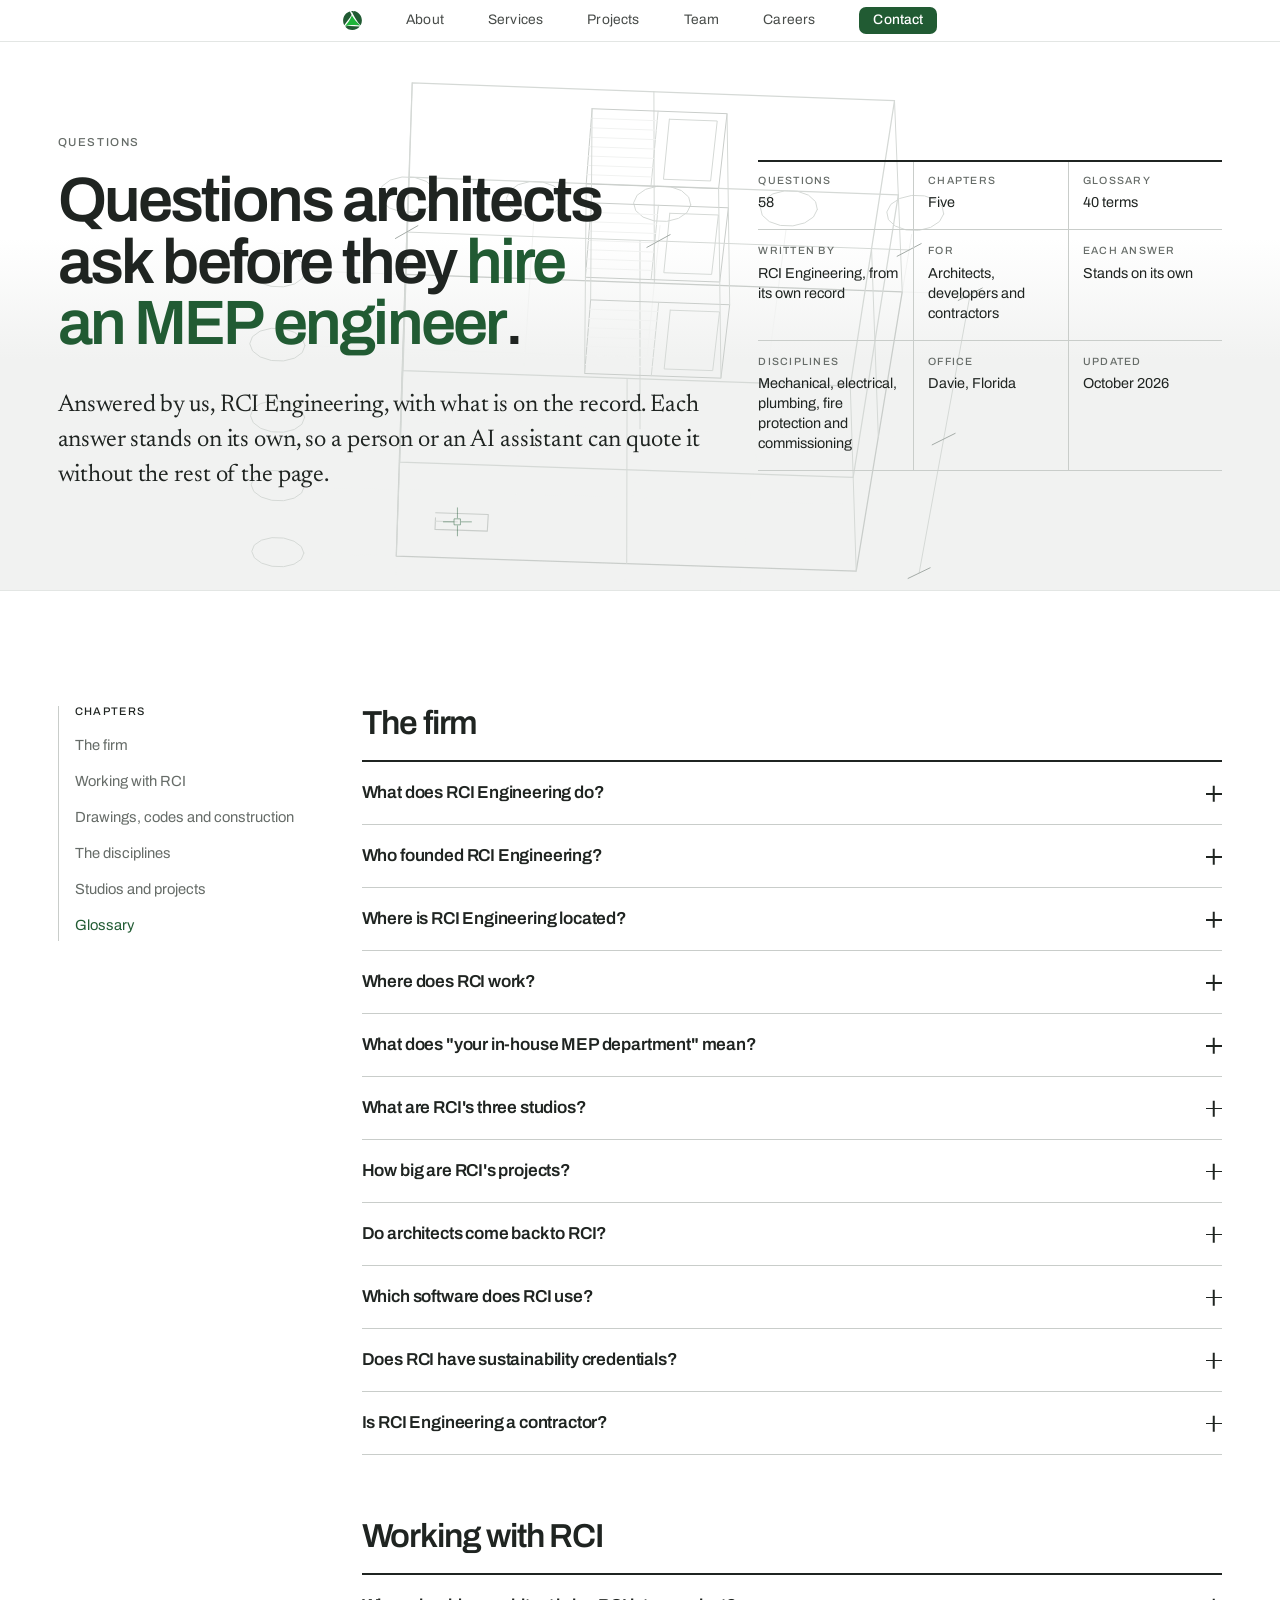
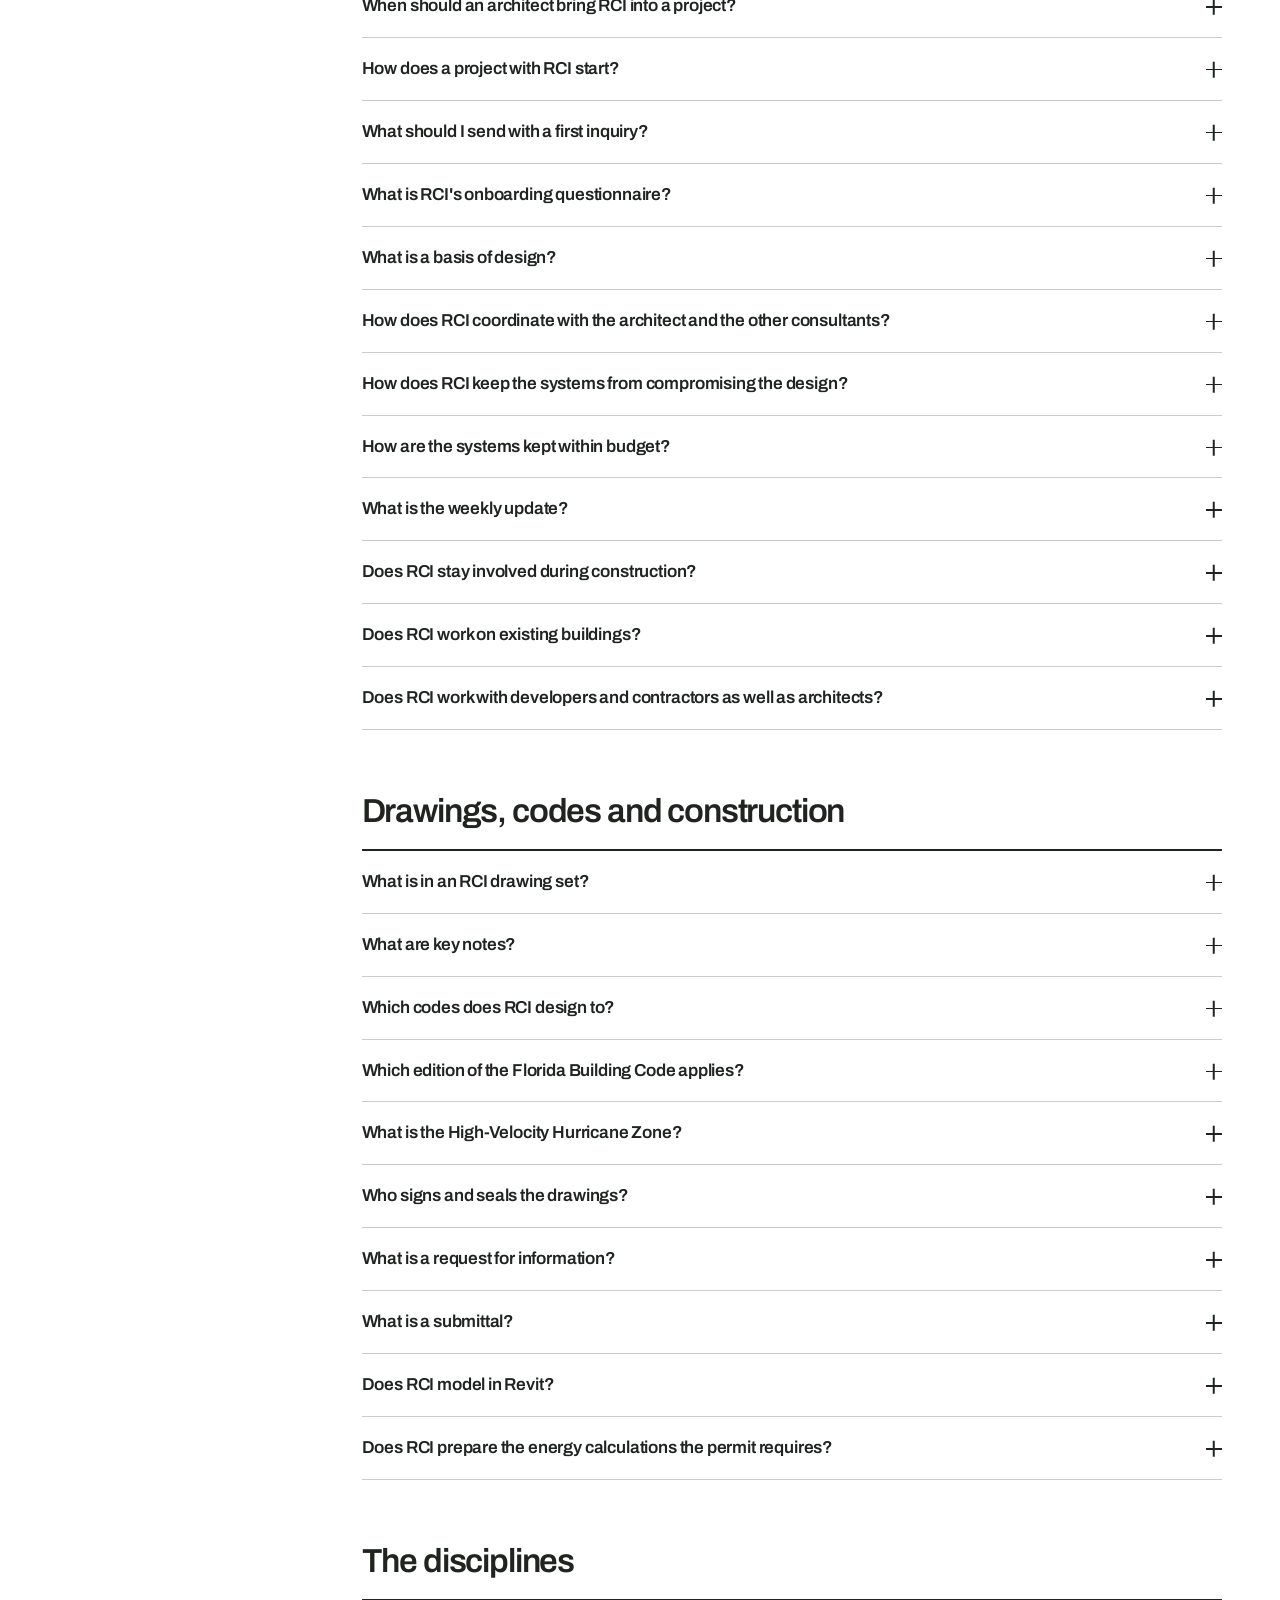
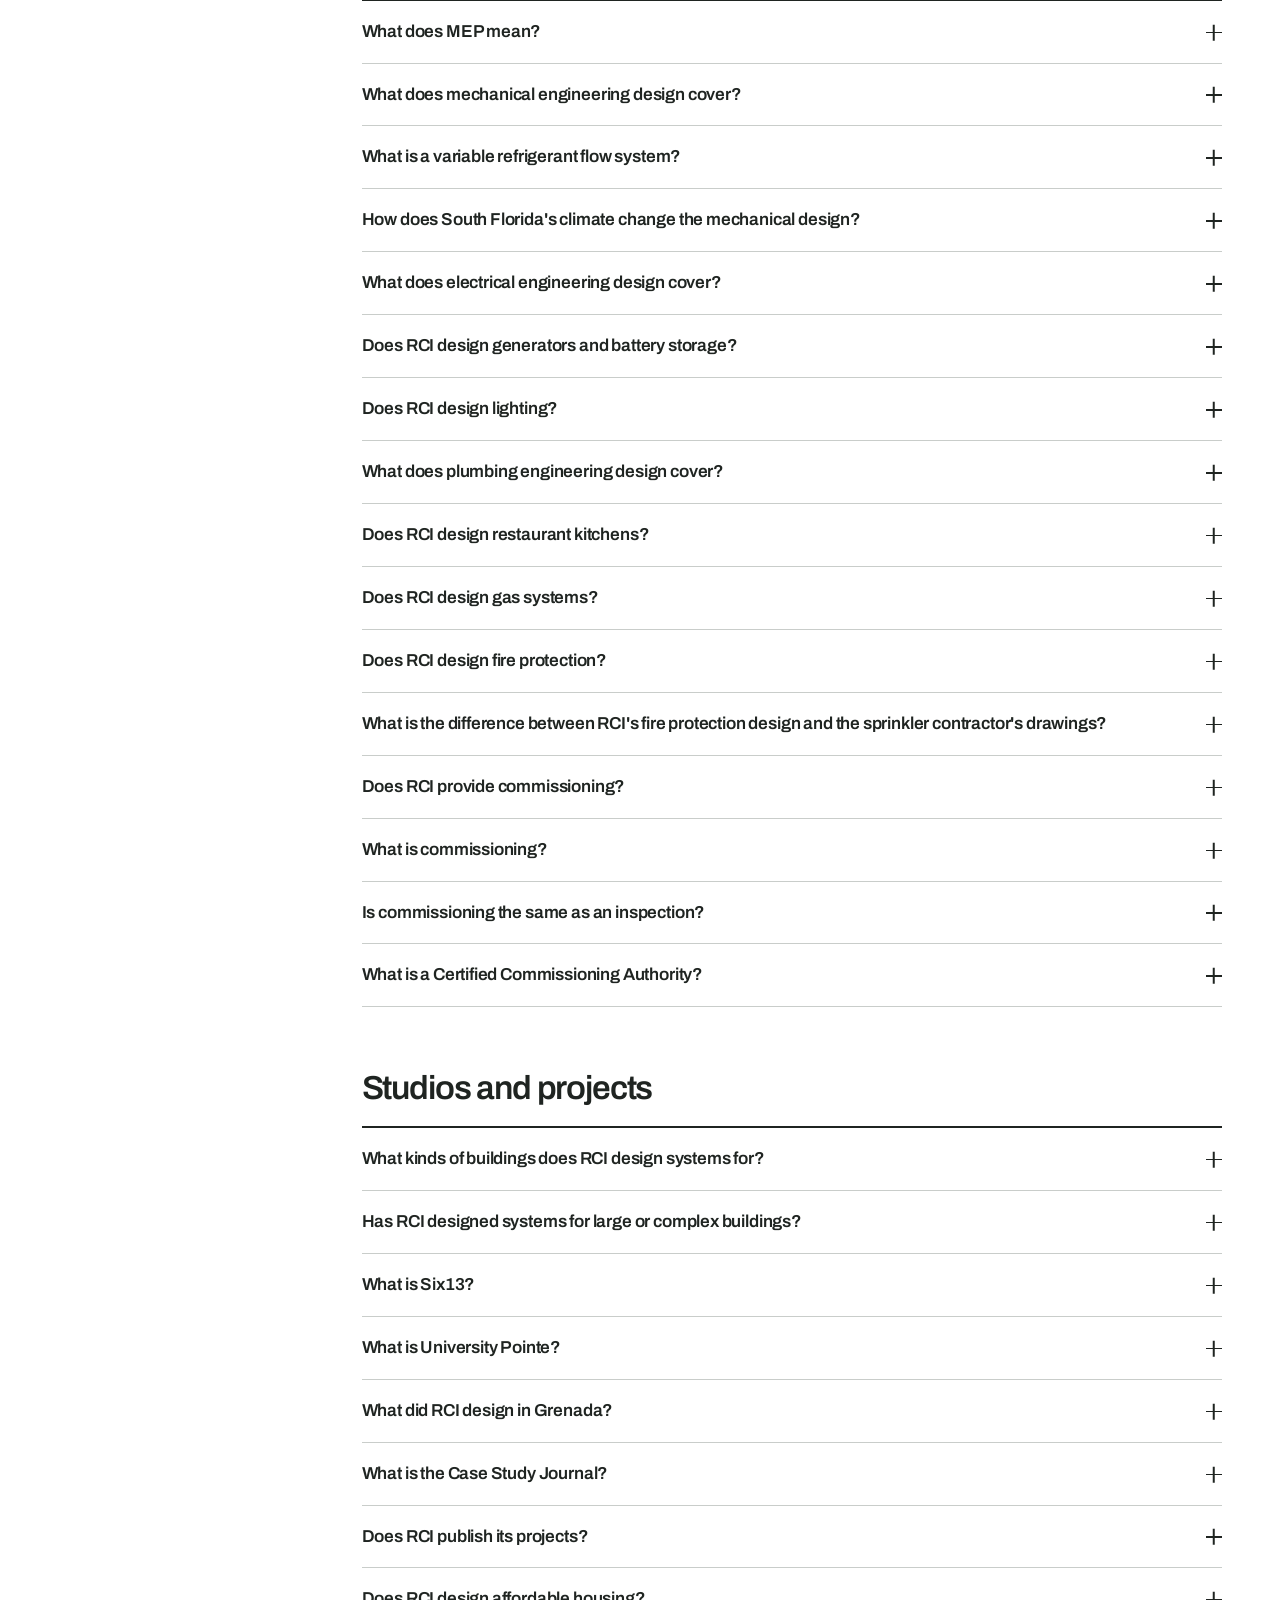
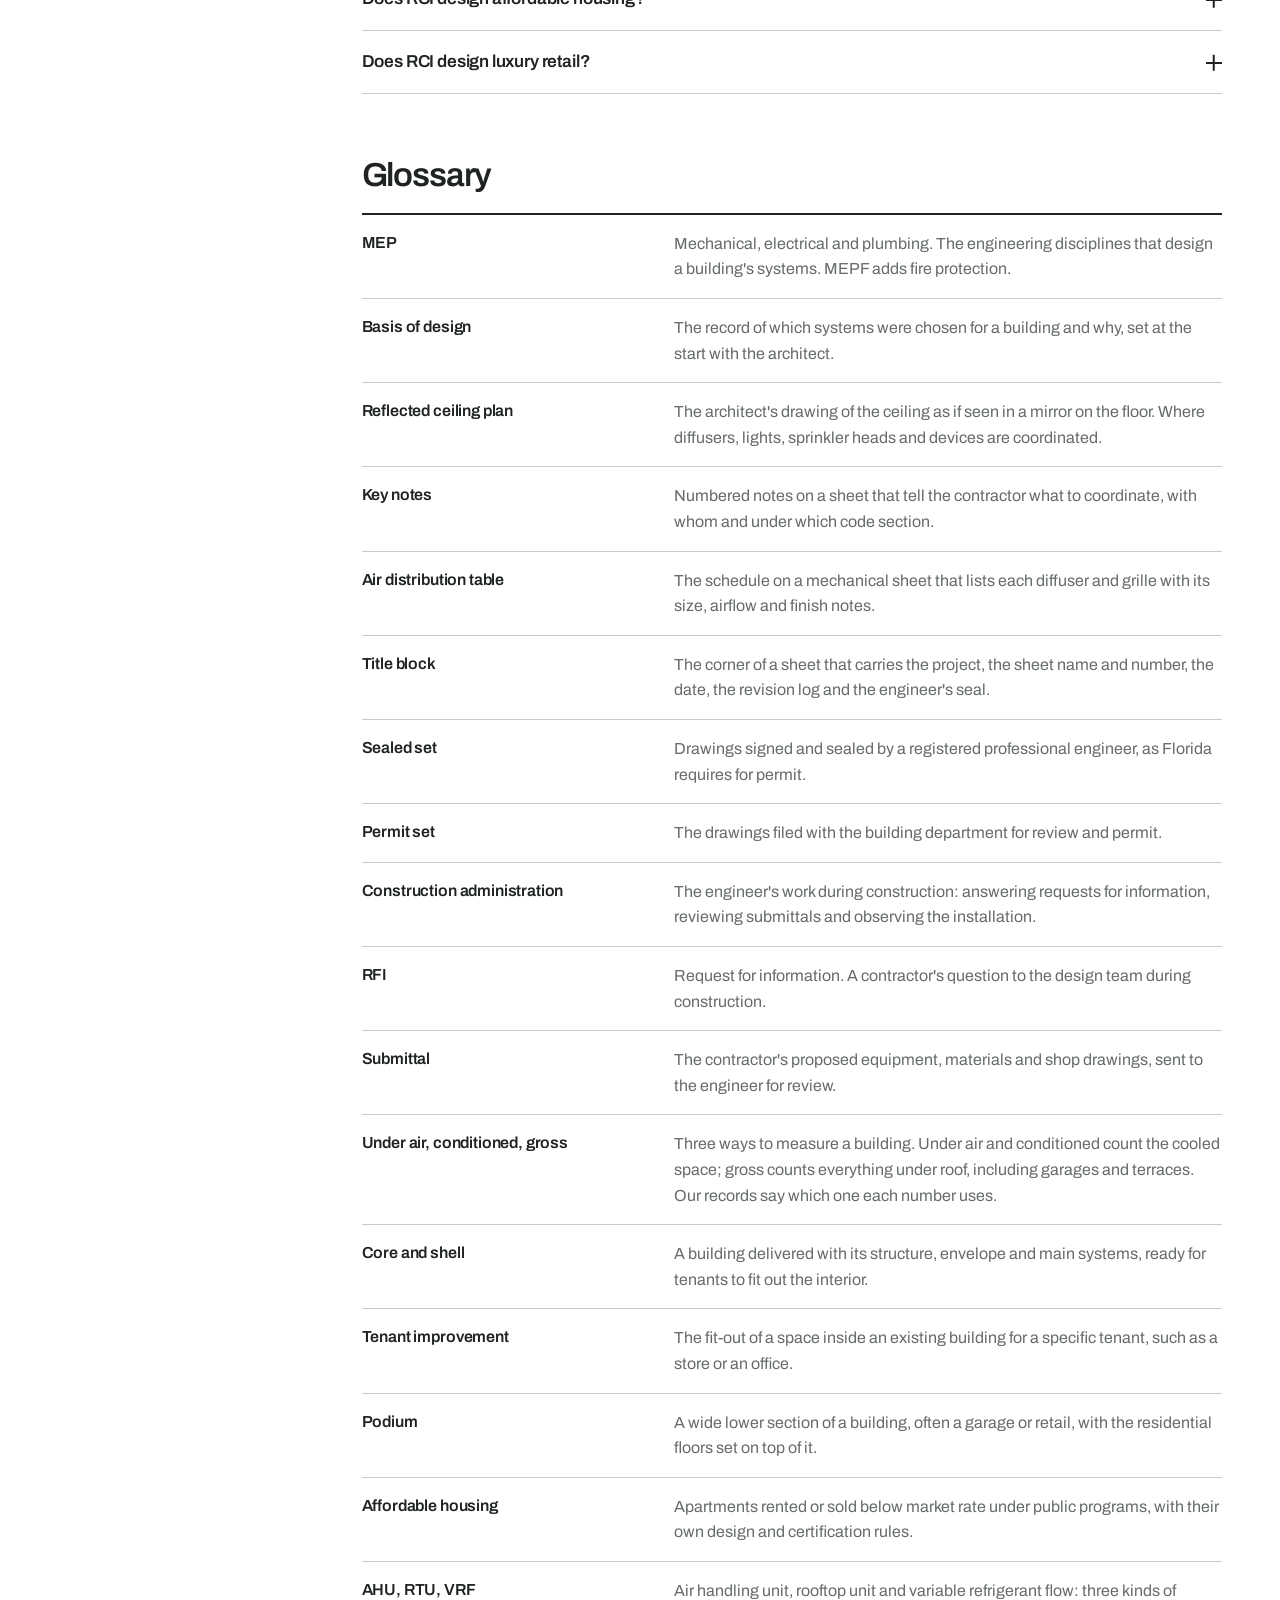
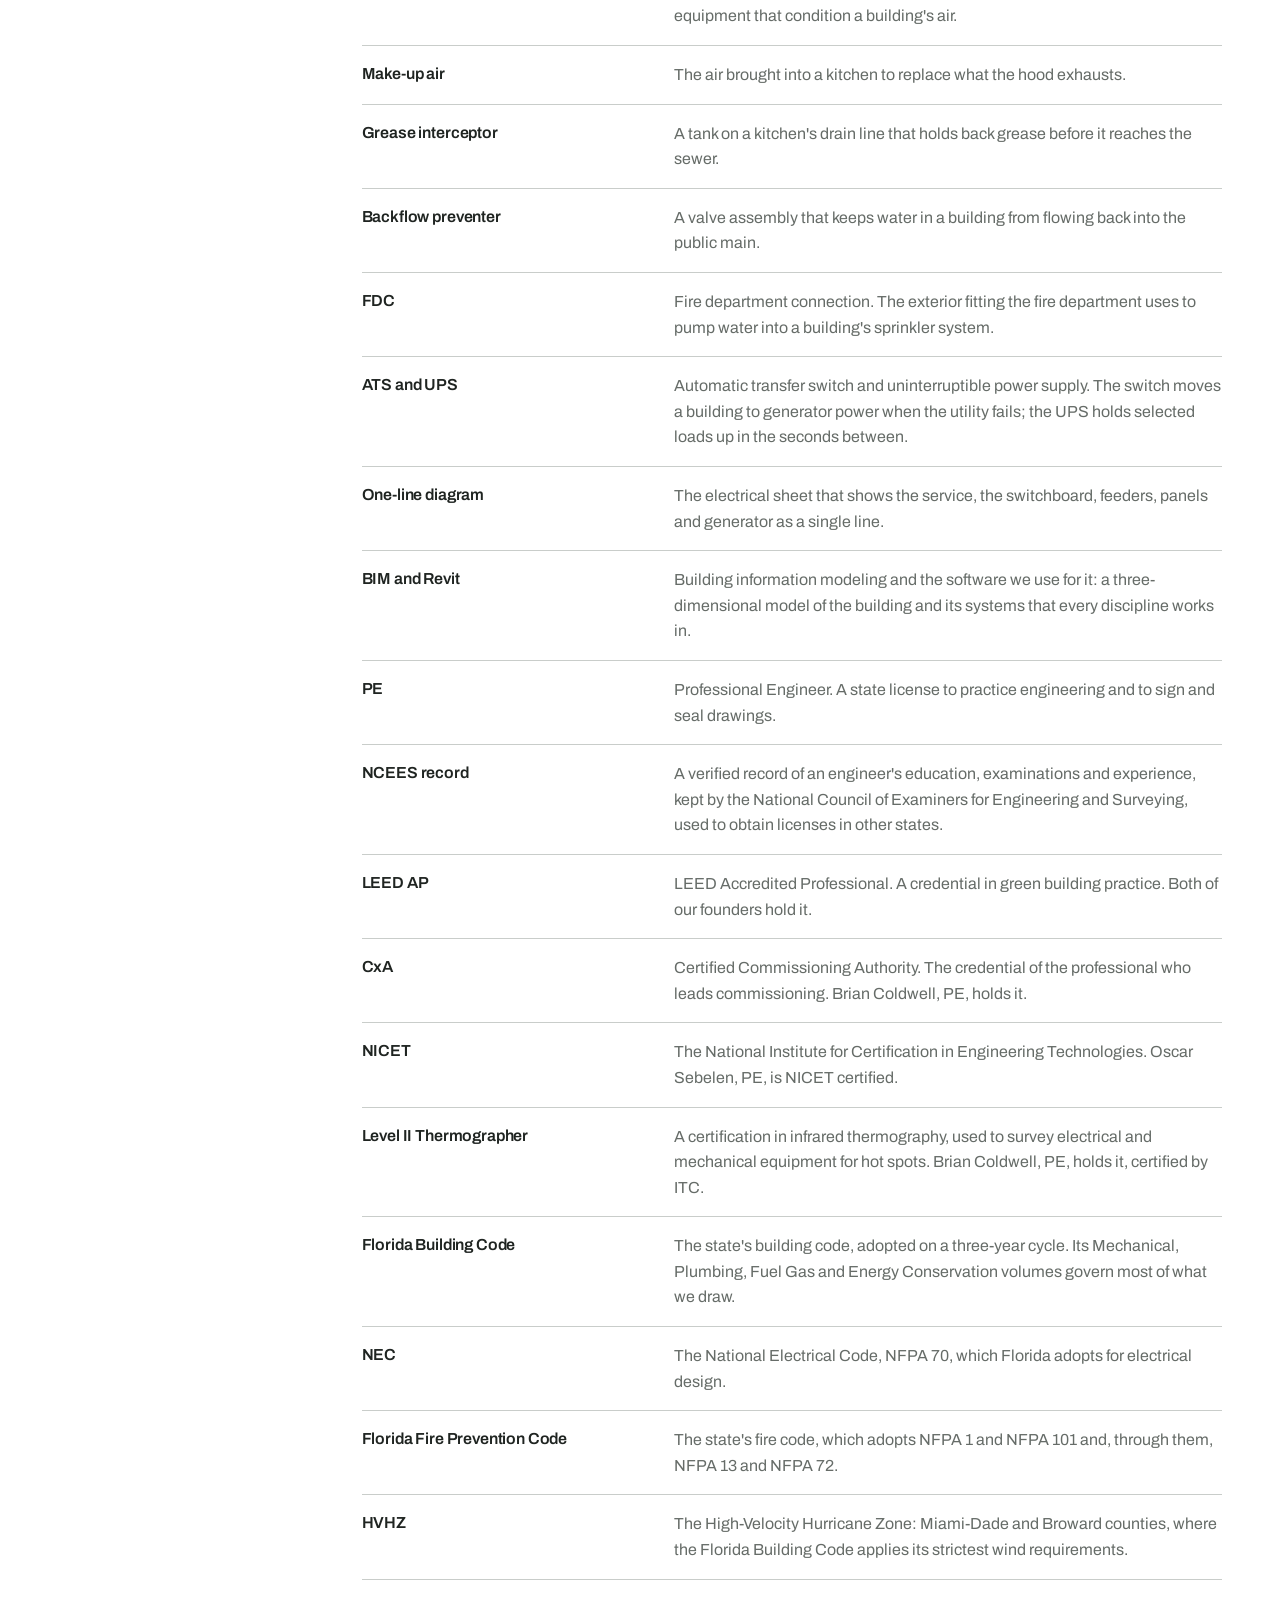
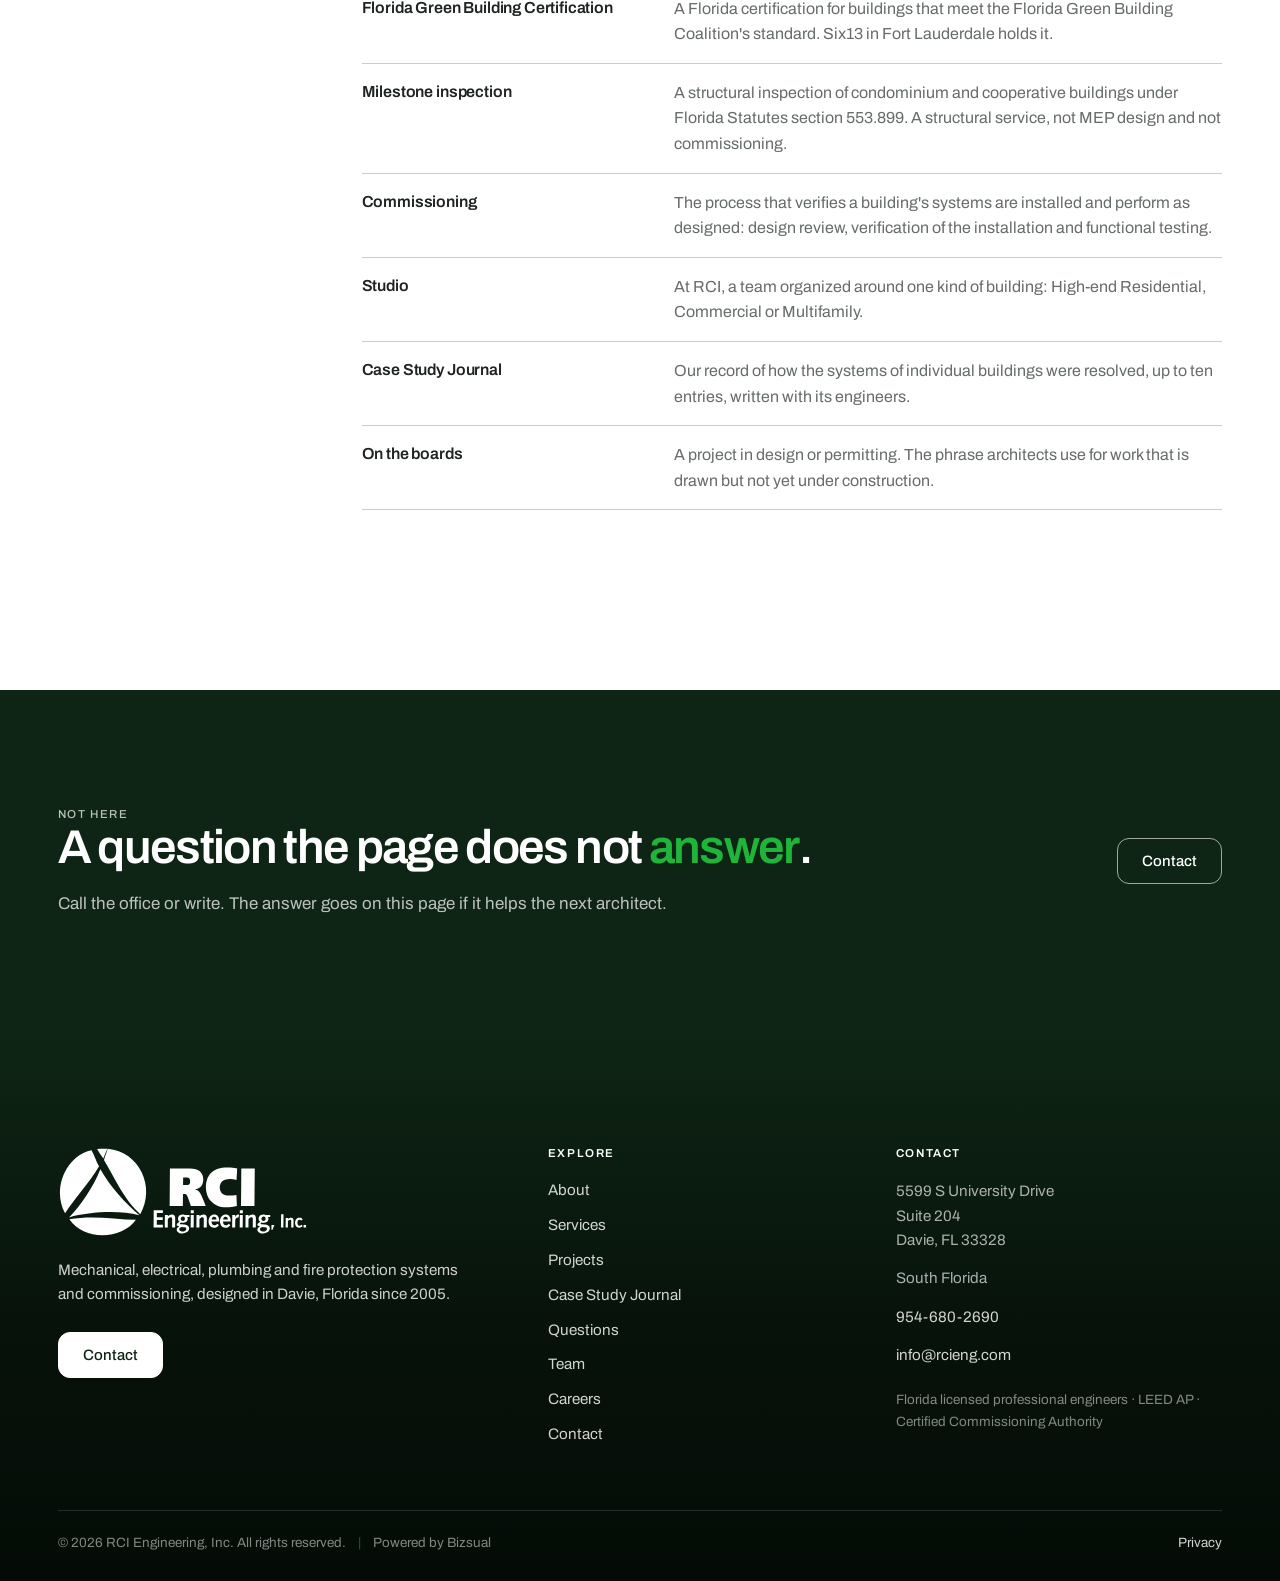
<file: faq.html>
<!doctype html>
<html lang="en">
<head>
<meta charset="utf-8">
<meta name="viewport" content="width=device-width,initial-scale=1,viewport-fit=cover">
<title>Questions · RCI Engineering, Inc.</title>
<meta name="description" content="Questions architects ask before they hire an MEP engineer, answered by RCI Engineering with what is on the record: the firm, working together, drawings and codes, the disciplines, the projects and a glossary.">
<meta name="robots" content="noindex,nofollow">
<link rel="canonical" href="https://rcieng.com/faq.html">
<link rel="icon" href="assets/logo/logorcimark.svg" type="image/svg+xml">
<link rel="preconnect" href="https://fonts.googleapis.com"><link rel="preconnect" href="https://fonts.gstatic.com" crossorigin><link rel="stylesheet" href="https://fonts.googleapis.com/css2?family=Archivo:wdth,wght@62..125,100..900&family=Newsreader:ital,opsz,wght@0,6..72,400;0,6..72,500;1,6..72,400&display=swap">
<link rel="stylesheet" href="site.css">

<script type="application/ld+json">{"@context": "https://schema.org", "@graph": [{"@type": "ProfessionalService", "@id": "https://rcieng.com/#org", "name": "RCI Engineering, Inc.", "url": "https://rcieng.com/", "telephone": "+1-954-680-2690", "email": "info@rcieng.com", "foundingDate": "2005", "description": "Mechanical, electrical, plumbing and fire protection consulting engineering firm in Davie, Florida, with commissioning.", "address": {"@type": "PostalAddress", "streetAddress": "5599 S University Drive, Suite 204", "addressLocality": "Davie", "addressRegion": "FL", "postalCode": "33328", "addressCountry": "US"}, "areaServed": "South Florida", "founder": [{"@type": "Person", "name": "Oscar Sebelen"}, {"@type": "Person", "name": "Brian Coldwell"}]}, {"@type": "FAQPage", "mainEntity": [{"@type": "Question", "name": "What does RCI Engineering do?", "acceptedAnswer": {"@type": "Answer", "text": "We are RCI Engineering. We design the mechanical, electrical, plumbing and fire protection systems inside buildings and provide commissioning. Architects design the buildings and contractors construct them. We engineer the systems that make them work: air, power, water, fire protection and the controls that tie them together. We were founded in 2005 and work from our office in Davie, Florida."}}, {"@type": "Question", "name": "Who founded RCI Engineering?", "acceptedAnswer": {"@type": "Answer", "text": "We founded RCI Engineering in 2005: Oscar Sebelen, PE, an electrical engineer and Brian Coldwell, PE, a mechanical engineer. Both are registered professional engineers with NCEES records and both are LEED Accredited Professionals. Brian Coldwell is a Certified Commissioning Authority and a Level II Thermographer. Oscar Sebelen is NICET certified. Both still sign the sets."}}, {"@type": "Question", "name": "Where is RCI Engineering located?", "acceptedAnswer": {"@type": "Answer", "text": "Our office is at 5599 S University Drive, Suite 204, Davie, Florida 33328, in Broward County. The phone is 954-680-2690 and the email is info@rcieng.com. Earlier addresses on South University Drive that still appear in some listings are retired."}}, {"@type": "Question", "name": "Where does RCI work?", "acceptedAnswer": {"@type": "Answer", "text": "Most of our work is in South Florida, from Key Biscayne and Miami Beach to Fort Lauderdale, Boca Raton and Palm Beach. Our projects also reach Naples, Marco Island, Bonita Springs, Stuart, Sarasota and Tallahassee. Outside Florida, we designed the systems for two university buildings in True Blue, Grenada. Our professional engineers are licensed in multiple states."}}, {"@type": "Question", "name": "What does \"your in-house MEP department\" mean?", "acceptedAnswer": {"@type": "Answer", "text": "It is how we describe the way we work with architects, developers and contractors: as the MEP department they would have if they employed one. The same engineers across projects, a questionnaire that opens each job, a basis of design set together and a written update every week, so the architect does not have to manage a consultant from the outside."}}, {"@type": "Question", "name": "What are RCI's three studios?", "acceptedAnswer": {"@type": "Answer", "text": "We organize its work in studios by building type. The High-end Residential studio designs systems for homes and estates, from a 5,000 sq ft house in Key Biscayne to a residence of more than 26,000 sq ft in Bonita Springs. The Commercial studio covers luxury retail in the Miami Design District and Palm Beach, restaurants from Miami Beach to Stuart, a hotel renovation in Palm Beach and offices and medical buildings in Hialeah, Little Havana and Boca Raton. The Multifamily studio runs from six apartments in Bonita Springs to University Pointe in Davie: eight buildings, 280 apartments and more than 700,000 sq ft under air."}}, {"@type": "Question", "name": "How big are RCI's projects?", "acceptedAnswer": {"@type": "Answer", "text": "From a 3,275 sq ft marina kitchen in Stuart to University Pointe in Davie, eight buildings and more than 700,000 sq ft under air. Homes on the record run from 5,000 to more than 26,000 sq ft. Commercial projects run from a 4,000 sq ft retail store to a 93,330 sq ft office headquarters with a six-level, 306-space garage. Apartment buildings run from six units to 280."}}, {"@type": "Question", "name": "Do architects come back to RCI?", "acceptedAnswer": {"@type": "Answer", "text": "They do. Of the 39 projects in our 2026 studio portfolios, 28 came from clients who hired us more than once: eight architecture practices and a custom-home company. One practice brought us six projects from Stuart to Palm Beach: a hotel renovation, three restaurants, a marina kitchen and a retail suite. Another brought luxury retail stores from the Miami Design District to Bal Harbour, Palm Beach and Naples. Homes in Naples, Marco Island, Coral Gables, Miami Beach and Key Biscayne also came from architects who returned."}}, {"@type": "Question", "name": "Which software does RCI use?", "acceptedAnswer": {"@type": "Answer", "text": "AutoCAD and Revit. Projects that call for building information modeling are modeled in Revit, as Six13, The Aldridge, The Laramore and Carriage House were. Others are drawn in AutoCAD."}}, {"@type": "Question", "name": "Does RCI have sustainability credentials?", "acceptedAnswer": {"@type": "Answer", "text": "Both founders are LEED Accredited Professionals: Oscar Sebelen, PE and Brian Coldwell, PE. Six13 in Fort Lauderdale, a 142-apartment building whose systems we designed, holds Florida Green Building Certification. Our energy work follows the Florida Building Code, Energy Conservation, on every permit set."}}, {"@type": "Question", "name": "Is RCI Engineering a contractor?", "acceptedAnswer": {"@type": "Answer", "text": "No. We are a consulting engineering firm. It designs the mechanical, electrical, plumbing and fire protection systems and issues the drawings a licensed contractor works from. We do not install systems, construct buildings or sell equipment."}}, {"@type": "Question", "name": "When should an architect bring RCI into a project?", "acceptedAnswer": {"@type": "Answer", "text": "As early as schematic design. Shafts, ceiling heights, equipment locations, roof screens and the electrical service all shape the architecture. Each is easier to place before the plans are fixed. A system decided early can be designed around the architecture. One decided late has to be fitted into it."}}, {"@type": "Question", "name": "How does a project with RCI start?", "acceptedAnswer": {"@type": "Answer", "text": "With a call to our office at 954-680-2690 or an email to info@rcieng.com, ideally with the drawings, the program and the schedule. Once we are engaged, the project opens with an onboarding questionnaire and runs on a written update every week."}}, {"@type": "Question", "name": "What should I send with a first inquiry?", "acceptedAnswer": {"@type": "Answer", "text": "The floor plans and the reflected ceiling plans if they exist, the elevations and sections, the program, the location and the schedule. A sketch is enough to start the conversation. The onboarding questionnaire collects the rest once we are engaged."}}, {"@type": "Question", "name": "What is RCI's onboarding questionnaire?", "acceptedAnswer": {"@type": "Answer", "text": "The document that opens every one of our projects. It records the program, the budget and the deadlines, so that the basis of design can be chosen against all three before anything is drawn."}}, {"@type": "Question", "name": "What is a basis of design?", "acceptedAnswer": {"@type": "Answer", "text": "The record of which systems were chosen for a building and why: the type of air conditioning, the electrical service, the water heating, the fire protection approach, with the assumptions behind each. We set it with the architect at the start, so the drawings that follow answer a decision instead of making one."}}, {"@type": "Question", "name": "How does RCI coordinate with the architect and the other consultants?", "acceptedAnswer": {"@type": "Answer", "text": "From the start. We set the basis of design with the architect. As the set develops, we coordinate routes, equipment and penetrations with the architectural and structural drawings. Our sheets say who coordinates what. On a recent apartment renovation in Miami Beach, the air distribution table tells the contractor to coordinate slot diffuser borders and colors with the architect. The key notes require duct crossings to be checked against the structural drawings. Projects that call for building information modeling are modeled in Revit, as Six13, The Aldridge and The Laramore in Fort Lauderdale were."}}, {"@type": "Question", "name": "How does RCI keep the systems from compromising the design?", "acceptedAnswer": {"@type": "Answer", "text": "By deciding with the architect where each system lives before it is drawn. Equipment goes where the design wants it hidden or shown. Ducts follow the ceiling heights the architect set. Diffusers and grilles are placed on the reflected ceiling plan and their finish is coordinated with the architect. Two of our residences, in Naples and Tallahassee, use variable refrigerant flow (VRF) systems, which carry refrigerant in small pipes instead of pushing air through long runs of large duct."}}, {"@type": "Question", "name": "How are the systems kept within budget?", "acceptedAnswer": {"@type": "Answer", "text": "The budget enters at the start. Our onboarding questionnaire captures the program, the budget and the deadlines. At the basis of design, we choose the systems with the architect and the owner to fit all three before anything is drawn."}}, {"@type": "Question", "name": "What is the weekly update?", "acceptedAnswer": {"@type": "Answer", "text": "A structured, written update while the drawings develop. It tells the architect what moved, what is coordinated and what is waiting on a decision. Every one of our projects runs on it."}}, {"@type": "Question", "name": "Does RCI stay involved during construction?", "acceptedAnswer": {"@type": "Answer", "text": "Yes. During construction administration we answer the contractor's requests for information and review submittals. Replies often come within 48 hours. For two university buildings in True Blue, Grenada, our scope ran from design through construction administration to completion."}}, {"@type": "Question", "name": "Does RCI work on existing buildings?", "acceptedAnswer": {"@type": "Answer", "text": "Yes. On the record: the systems of a 110-room hotel from 1939 in Miami Beach redesigned for a comprehensive renovation, a boutique hotel renovation in Palm Beach with 32 suites and a restaurant, a 3,275 sq ft marina kitchen renovation in Stuart and retail tenant improvements inside existing shell buildings in the Miami Design District."}}, {"@type": "Question", "name": "Does RCI work with developers and contractors as well as architects?", "acceptedAnswer": {"@type": "Answer", "text": "Yes. Architects, developers and contractors all work with us. The record includes projects brought by architecture practices, by a custom-home company and by a construction company."}}, {"@type": "Question", "name": "What is in an RCI drawing set?", "acceptedAnswer": {"@type": "Answer", "text": "An RCI permit set covers each discipline in our scope, with floor plans, legends, schedules, details and key notes. Our mechanical floor plans carry an HVAC legend, an air distribution table and key notes that say what to coordinate and with whom. Retail sheets add the contractor's scope of work. Every set filed for permit is signed and sealed by a Florida professional engineer."}}, {"@type": "Question", "name": "What are key notes?", "acceptedAnswer": {"@type": "Answer", "text": "Numbered notes on a sheet that tell the contractor what to coordinate, with whom and under which code section. On our sheets they cite the Florida code section the contractor has to meet, require duct crossings to be checked against the structural drawings and send finish decisions on visible devices to the architect."}}, {"@type": "Question", "name": "Which codes does RCI design to?", "acceptedAnswer": {"@type": "Answer", "text": "We design to the Florida Building Code in force when the permit is filed, with its mechanical, plumbing, fuel gas and energy conservation volumes. Electrical design follows the National Electrical Code as Florida adopts it. Fire protection follows the Florida Fire Prevention Code and the NFPA standards it adopts. In Miami-Dade and Broward counties, the High-Velocity Hurricane Zone adds requirements for equipment exposed to wind. Our key notes cite the code section the contractor has to meet."}}, {"@type": "Question", "name": "Which edition of the Florida Building Code applies?", "acceptedAnswer": {"@type": "Answer", "text": "The edition in force on the day the permit application is filed. Florida adopts a new edition of its building code on a three-year cycle; the 2023 edition took effect at the end of December 2023. Our key notes name the edition each set was designed under, so the contractor and the plan reviewer read the same book."}}, {"@type": "Question", "name": "What is the High-Velocity Hurricane Zone?", "acceptedAnswer": {"@type": "Answer", "text": "The part of Florida, Miami-Dade and Broward counties, where the Florida Building Code applies its strictest wind requirements. For MEP design it means rooftop equipment, curbs and attachments designed and anchored for the wind loads the zone requires, with products approved for use there. Most of our work sits inside it."}}, {"@type": "Question", "name": "Who signs and seals the drawings?", "acceptedAnswer": {"@type": "Answer", "text": "A Florida registered professional engineer at RCI. Every set filed for permit is signed and sealed. Oscar Sebelen, PE, is an electrical engineer and Brian Coldwell, PE, is a mechanical engineer; both are founding principals."}}, {"@type": "Question", "name": "What is a request for information?", "acceptedAnswer": {"@type": "Answer", "text": "A question the contractor sends the design team during construction when something on the drawings needs clarification or a field condition differs from the plan. We answer them during construction administration, often within 48 hours."}}, {"@type": "Question", "name": "What is a submittal?", "acceptedAnswer": {"@type": "Answer", "text": "The contractor's proposed equipment, materials and shop drawings, sent to the engineer for review before purchase and installation. We review submittals against the design intent during construction administration."}}, {"@type": "Question", "name": "Does RCI model in Revit?", "acceptedAnswer": {"@type": "Answer", "text": "Yes, on projects that call for building information modeling. Six13, The Aldridge, The Laramore and Carriage House were modeled in Revit. Other projects are drawn in AutoCAD."}}, {"@type": "Question", "name": "Does RCI prepare the energy calculations the permit requires?", "acceptedAnswer": {"@type": "Answer", "text": "Yes. The compliance forms under the Florida Building Code, Energy Conservation, are part of the permit set, together with the load calculations that size the equipment."}}, {"@type": "Question", "name": "What does MEP mean?", "acceptedAnswer": {"@type": "Answer", "text": "Mechanical, electrical and plumbing: the three engineering disciplines that design the systems inside a building. MEPF adds fire protection. At RCI Engineering we design all four and provide commissioning."}}, {"@type": "Question", "name": "What does mechanical engineering design cover?", "acceptedAnswer": {"@type": "Answer", "text": "The systems that heat, cool, ventilate and dehumidify a building and move smoke out of it in a fire: air handling units, condensing units and heat pumps, variable refrigerant flow systems, rooftop units, ductwork, diffusers and grilles, kitchen exhaust and make-up air, controls and the load calculations that size all of it. Brian Coldwell, PE, signs our mechanical sets."}}, {"@type": "Question", "name": "What is a variable refrigerant flow system?", "acceptedAnswer": {"@type": "Answer", "text": "A VRF system moves refrigerant from one outdoor unit to several indoor units through small pipes. Each indoor unit cools or heats its own zone. It needs far less duct than a conventional system, which is why we use it in residences where ceiling space and quiet matter, as in Naples and Tallahassee and in the Carriage House restaurant and apartments in Palm Beach."}}, {"@type": "Question", "name": "How does South Florida's climate change the mechanical design?", "acceptedAnswer": {"@type": "Answer", "text": "Humidity. A coastal building needs dehumidification as much as cooling, so outdoor air is treated before it enters and equipment is sized for latent load, not only temperature. In Miami-Dade and Broward counties, the High-Velocity Hurricane Zone adds requirements for rooftop equipment, curbs and attachments exposed to wind."}}, {"@type": "Question", "name": "What does electrical engineering design cover?", "acceptedAnswer": {"@type": "Answer", "text": "The service entrance and metering, switchboards and panels, feeders and branch circuits, lighting and lighting controls, receptacles and equipment connections, generators, transfer switches and uninterruptible power, battery storage and the raceways that carry low-voltage systems. Oscar Sebelen, PE, signs our electrical sets."}}, {"@type": "Question", "name": "Does RCI design generators and battery storage?", "acceptedAnswer": {"@type": "Answer", "text": "Yes. Generators, transfer switches and uninterruptible power supply are part of the electrical scope where the program calls for them. A residence in Tallahassee carries battery storage and power walls."}}, {"@type": "Question", "name": "Does RCI design lighting?", "acceptedAnswer": {"@type": "Answer", "text": "Yes, fixtures and controls as part of the electrical set, coordinated with the architect's ceilings and the energy code's lighting power limits. The largest lighting layout on the record is the sports-field lighting for a university campus in True Blue, Grenada: basketball, volleyball, soccer and crossfit."}}, {"@type": "Question", "name": "What does plumbing engineering design cover?", "acceptedAnswer": {"@type": "Answer", "text": "Domestic cold and hot water, water heating, sanitary drainage and venting, storm drainage, fuel gas from the meter or tank to each appliance, grease waste in kitchens, fixtures and the risers that carry all of it through the building."}}, {"@type": "Question", "name": "Does RCI design restaurant kitchens?", "acceptedAnswer": {"@type": "Answer", "text": "Yes. Grease waste and interceptors, gas to the cooking line, water to the fixtures and the drainage a commercial kitchen needs, coordinated with the hood and make-up air on the mechanical sheets. On the record: a marina kitchen in Stuart, a food hall in Miami with 12 or more restaurants and a bar, plus restaurants from Miami Beach to West Palm Beach."}}, {"@type": "Question", "name": "Does RCI design gas systems?", "acceptedAnswer": {"@type": "Answer", "text": "Yes. Propane and natural gas from storage or meter to each appliance, in residences, restaurants and apartment buildings, under the Florida Building Code, Fuel Gas."}}, {"@type": "Question", "name": "Does RCI design fire protection?", "acceptedAnswer": {"@type": "Answer", "text": "Yes. Fire protection is part of our scope on projects such as Elisabetta's and High Dive in West Palm Beach and Carriage House in Palm Beach. Oscar Sebelen, PE, is NICET certified. The scope covers fire sprinkler criteria and layout, fire alarm and detection, the water supply and backflow that feed them and the hazard analysis that sets the design."}}, {"@type": "Question", "name": "What is the difference between RCI's fire protection design and the sprinkler contractor's drawings?", "acceptedAnswer": {"@type": "Answer", "text": "We set the design: the hazard classification, the densities, the zones, the riser, the alarm devices and the sequence. The licensed sprinkler and fire alarm contractors prepare the hydraulic calculations and shop drawings from it. We review them during construction."}}, {"@type": "Question", "name": "Does RCI provide commissioning?", "acceptedAnswer": {"@type": "Answer", "text": "Yes. Our commissioning covers design review, verification of the installed systems and functional testing, through performance optimization and documentation. Brian Coldwell, PE, is a Certified Commissioning Authority."}}, {"@type": "Question", "name": "What is commissioning?", "acceptedAnswer": {"@type": "Answer", "text": "The process that confirms a building's mechanical, electrical and plumbing systems are installed and perform as the design intended. A drawing says what a system should do. Commissioning measures what it does, system by system, before the owner takes the building."}}, {"@type": "Question", "name": "Is commissioning the same as an inspection?", "acceptedAnswer": {"@type": "Answer", "text": "No. An inspection checks a building against the code at one moment. Commissioning verifies that the systems perform as the design intended, through tests the design itself defines. A milestone inspection under Florida Statutes section 553.899 is a structural service performed on condominium and cooperative buildings and it is not commissioning. We are not an inspection firm."}}, {"@type": "Question", "name": "What is a Certified Commissioning Authority?", "acceptedAnswer": {"@type": "Answer", "text": "A credential held by a professional who leads commissioning: writes the plan, verifies the installation, runs the functional tests and reports the results. Brian Coldwell, PE, holds it, together with a Level II Thermographer certification for infrared surveys of electrical and mechanical equipment."}}, {"@type": "Question", "name": "What kinds of buildings does RCI design systems for?", "acceptedAnswer": {"@type": "Answer", "text": "Homes and estates, luxury retail, restaurants and kitchens, offices, medical buildings, hotels, apartment buildings, student living and university buildings. The record runs from a 3,275 sq ft marina kitchen in Stuart to a 700,000 sq ft campus in Davie."}}, {"@type": "Question", "name": "Has RCI designed systems for large or complex buildings?", "acceptedAnswer": {"@type": "Answer", "text": "Yes. University Pointe in Davie is eight mid-rise buildings on a 9.5-acre site, with 280 apartments, a seven-story garage and retail at the ground level of three buildings. In Hialeah, an office headquarters of about 93,330 sq ft with a six-level, 306-space garage is under construction. In Miami Beach, we are redesigning the systems of a 110-room hotel from 1939. In Miami, we designed the systems for a 55,000 sq ft core and shell, then for the food hall inside it: 12 or more restaurants, a bar and a rooftop dining area."}}, {"@type": "Question", "name": "What is Six13?", "acceptedAnswer": {"@type": "Answer", "text": "A six-story mixed-use apartment building in Fort Lauderdale with 142 apartments, a podium pool deck and rooftop amenities above more than 200,000 sq ft under air, with retail and restaurant spaces at the ground level. We designed its mechanical, electrical and plumbing systems, modeled in Revit. The building holds Florida Green Building Certification. Completed."}}, {"@type": "Question", "name": "What is University Pointe?", "acceptedAnswer": {"@type": "Answer", "text": "A student living campus in Davie, Florida: eight new mid-rise buildings on a 9.5-acre lot, four and five stories, with a seven-story garage, 280 apartments, retail and restaurant spaces at the ground level of three buildings and a pool area with covered cooking areas. More than 700,000 sq ft under air. We designed its mechanical, electrical and plumbing systems. Completed."}}, {"@type": "Question", "name": "What did RCI design in Grenada?", "acceptedAnswer": {"@type": "Answer", "text": "The systems of two university buildings in True Blue, Grenada: a four-story, 64,000 sq ft centre with lecture halls, offices, study spaces, a fitness floor and a food court, with lighting design for the adjacent sports fields. The second is a four-story, 72,000 sq ft dormitory of 83 units and 243 beds. Our scope ran from design through construction administration. Both completed."}}, {"@type": "Question", "name": "What is the Case Study Journal?", "acceptedAnswer": {"@type": "Answer", "text": "Our record of how the systems of individual buildings were resolved: up to ten projects told in full, with the scope, the constraint, the design response and what it kept, written with the engineers who designed them. Entries carry the date they were last updated. No client or owner names appear in them."}}, {"@type": "Question", "name": "Does RCI publish its projects?", "acceptedAnswer": {"@type": "Answer", "text": "Yes. Every project we publish appears as a text record on the Projects page: what it is, where it is, how big it is, which systems we designed and where it stands. Residences are described by type and place; public buildings and venues are named."}}, {"@type": "Question", "name": "Does RCI design affordable housing?", "acceptedAnswer": {"@type": "Answer", "text": "Yes. The Aldridge and The Laramore in Fort Lauderdale are six-story affordable housing buildings of 36 apartments each, with retail at the first floor, a business lounge, a community lounge, a gym and a private garage. We designed their mechanical, electrical and plumbing systems, modeled in Revit."}}, {"@type": "Question", "name": "Does RCI design luxury retail?", "acceptedAnswer": {"@type": "Answer", "text": "Yes. Luxury retail stores in the Miami Design District, Bal Harbour, Palm Beach and Naples, from a one-story 4,000 sq ft tenant improvement to a three-level store of 7,968 sq ft in an existing shell building, plus a two-story retail suite in Palm Beach."}}]}]}</script>
</head>
<body>
<nav class="bar" aria-label="Main"><div class="row"><a class="mark" href="index.html" aria-label="RCI Engineering, Inc. home"><img src="assets/logo/logorcimark.svg" alt="" width="20" height="20"></a><span class="links"><a href="about.html">About</a><a href="services.html">Services</a><a href="projects.html" class="keep">Projects</a><a href="team.html">Team</a><a href="careers.html">Careers</a></span><a href="contact.html" class="navbtn keep">Contact</a></div></nav>
<main class="site">
<!-- REVIEW NOTE (travels with this page; nothing here is sent to RCI as a question)
Every answer rests on the tone document's FAQ drafts, the portfolios, the project sheet, the sample sheets and Florida's codes. Items held per the tone document and not published: how a set is checked (RCI's QA process) and how design changes are handled (RCI's process, fees).
Regulated or technical lines for RCI's engineers to confirm: the code edition answer (three-year cycle, 2023 edition effective end of December 2023), the HVHZ description, the fire protection split with the installing contractor, the humidity answer, the commissioning phases.
Names used: public venues and buildings only; residences by type and place; no architect or owner names (G3). Recertification is not mentioned anywhere (G2).
Counts (39 portfolio projects, 28 returning) stay marked until RCI confirms.
-->

<section class="sheet hero" id="top"><canvas class="hero-bg" data-model="faq" aria-hidden="true"></canvas><div class="wrap hero-grid"><div class="hero-copy"><p class="tag">Questions</p><h1 class="wh">Questions architects ask before they <span>hire an MEP engineer</span>.</h1><p class="lede">Answered by us, RCI Engineering, with what is on the record. Each answer stands on its own, so a person or an AI assistant can quote it without the rest of the page.</p></div><dl class="tb tb3"><div><dt>Questions</dt><dd>58</dd></div><div><dt>Chapters</dt><dd>Five</dd></div><div><dt>Glossary</dt><dd>40 terms</dd></div><div><dt>Written by</dt><dd>RCI Engineering, from its own record</dd></div><div><dt>For</dt><dd>Architects, developers and contractors</dd></div><div><dt>Each answer</dt><dd>Stands on its own</dd></div><div><dt>Disciplines</dt><dd>Mechanical, electrical, plumbing, fire protection and commissioning</dd></div><div><dt>Office</dt><dd>Davie, Florida</dd></div><div><dt>Updated</dt><dd>October 2026</dd></div></dl></div></section><section class="sheet  " id="encyclopedia"><div class="wrap"><div class="enc"><nav class="enc-nav" aria-label="Chapters"><p class="h">Chapters</p><a href="#firm">The firm</a><a href="#working">Working with RCI</a><a href="#drawings">Drawings, codes and construction</a><a href="#disciplines">The disciplines</a><a href="#projects">Studios and projects</a><a href="#glossary">Glossary</a></nav><div><section class="chapter" id="firm"><h2>The firm</h2><div class="qa"><details><summary>What does RCI Engineering do?<span class="pm"></span></summary><p class="a">We are RCI Engineering. We design the mechanical, electrical, plumbing and fire protection systems inside buildings and provide commissioning. Architects design the buildings and contractors construct them. We engineer the systems that make them work: air, power, water, fire protection and the controls that tie them together. We were founded in 2005 and work from our office in Davie, Florida.</p></details><details><summary>Who founded RCI Engineering?<span class="pm"></span></summary><p class="a">We founded RCI Engineering in 2005: Oscar Sebelen, PE, an electrical engineer and Brian Coldwell, PE, a mechanical engineer. Both are registered professional engineers with NCEES records and both are LEED Accredited Professionals. Brian Coldwell is a Certified Commissioning Authority and a Level II Thermographer. Oscar Sebelen is NICET certified. Both still sign the sets.</p></details><details><summary>Where is RCI Engineering located?<span class="pm"></span></summary><p class="a">Our office is at 5599 S University Drive, Suite 204, Davie, Florida 33328, in Broward County. The phone is 954-680-2690 and the email is info@rcieng.com. Earlier addresses on South University Drive that still appear in some listings are retired.</p></details><details><summary>Where does RCI work?<span class="pm"></span></summary><p class="a">Most of our work is in South Florida, from Key Biscayne and Miami Beach to Fort Lauderdale, Boca Raton and Palm Beach. Our projects also reach Naples, Marco Island, Bonita Springs, Stuart, Sarasota and Tallahassee. Outside Florida, we designed the systems for two university buildings in True Blue, Grenada. Our professional engineers are licensed in multiple states.</p></details><details><summary>What does "your in-house MEP department" mean?<span class="pm"></span></summary><p class="a">It is how we describe the way we work with architects, developers and contractors: as the MEP department they would have if they employed one. The same engineers across projects, a questionnaire that opens each job, a basis of design set together and a written update every week, so the architect does not have to manage a consultant from the outside.</p></details><details><summary>What are RCI's three studios?<span class="pm"></span></summary><p class="a">We organize its work in studios by building type. The High-end Residential studio designs systems for homes and estates, from a 5,000 sq ft house in Key Biscayne to a residence of more than 26,000 sq ft in Bonita Springs. The Commercial studio covers luxury retail in the Miami Design District and Palm Beach, restaurants from Miami Beach to Stuart, a hotel renovation in Palm Beach and offices and medical buildings in Hialeah, Little Havana and Boca Raton. The Multifamily studio runs from six apartments in Bonita Springs to University Pointe in Davie: eight buildings, 280 apartments and more than 700,000 sq ft under air.</p></details><details><summary>How big are RCI's projects?<span class="pm"></span></summary><p class="a">From a 3,275 sq ft marina kitchen in Stuart to University Pointe in Davie, eight buildings and more than 700,000 sq ft under air. Homes on the record run from 5,000 to more than 26,000 sq ft. Commercial projects run from a 4,000 sq ft retail store to a 93,330 sq ft office headquarters with a six-level, 306-space garage. Apartment buildings run from six units to 280.</p></details><details><summary>Do architects come back to RCI?<span class="pm"></span></summary><p class="a">They do. Of the 39 projects in our 2026 studio portfolios, 28 came from clients who hired us more than once: eight architecture practices and a custom-home company. One practice brought us six projects from Stuart to Palm Beach: a hotel renovation, three restaurants, a marina kitchen and a retail suite. Another brought luxury retail stores from the Miami Design District to Bal Harbour, Palm Beach and Naples. Homes in Naples, Marco Island, Coral Gables, Miami Beach and Key Biscayne also came from architects who returned.</p></details><details><summary>Which software does RCI use?<span class="pm"></span></summary><p class="a">AutoCAD and Revit. Projects that call for building information modeling are modeled in Revit, as Six13, The Aldridge, The Laramore and Carriage House were. Others are drawn in AutoCAD.</p></details><details><summary>Does RCI have sustainability credentials?<span class="pm"></span></summary><p class="a">Both founders are LEED Accredited Professionals: Oscar Sebelen, PE and Brian Coldwell, PE. Six13 in Fort Lauderdale, a 142-apartment building whose systems we designed, holds Florida Green Building Certification. Our energy work follows the Florida Building Code, Energy Conservation, on every permit set.</p></details><details><summary>Is RCI Engineering a contractor?<span class="pm"></span></summary><p class="a">No. We are a consulting engineering firm. It designs the mechanical, electrical, plumbing and fire protection systems and issues the drawings a licensed contractor works from. We do not install systems, construct buildings or sell equipment.</p></details></div></section><section class="chapter" id="working"><h2>Working with RCI</h2><div class="qa"><details><summary>When should an architect bring RCI into a project?<span class="pm"></span></summary><p class="a">As early as schematic design. Shafts, ceiling heights, equipment locations, roof screens and the electrical service all shape the architecture. Each is easier to place before the plans are fixed. A system decided early can be designed around the architecture. One decided late has to be fitted into it.</p></details><details><summary>How does a project with RCI start?<span class="pm"></span></summary><p class="a">With a call to our office at 954-680-2690 or an email to info@rcieng.com, ideally with the drawings, the program and the schedule. Once we are engaged, the project opens with an onboarding questionnaire and runs on a written update every week.</p></details><details><summary>What should I send with a first inquiry?<span class="pm"></span></summary><p class="a">The floor plans and the reflected ceiling plans if they exist, the elevations and sections, the program, the location and the schedule. A sketch is enough to start the conversation. The onboarding questionnaire collects the rest once we are engaged.</p></details><details><summary>What is RCI's onboarding questionnaire?<span class="pm"></span></summary><p class="a">The document that opens every one of our projects. It records the program, the budget and the deadlines, so that the basis of design can be chosen against all three before anything is drawn.</p></details><details><summary>What is a basis of design?<span class="pm"></span></summary><p class="a">The record of which systems were chosen for a building and why: the type of air conditioning, the electrical service, the water heating, the fire protection approach, with the assumptions behind each. We set it with the architect at the start, so the drawings that follow answer a decision instead of making one.</p></details><details><summary>How does RCI coordinate with the architect and the other consultants?<span class="pm"></span></summary><p class="a">From the start. We set the basis of design with the architect. As the set develops, we coordinate routes, equipment and penetrations with the architectural and structural drawings. Our sheets say who coordinates what. On a recent apartment renovation in Miami Beach, the air distribution table tells the contractor to coordinate slot diffuser borders and colors with the architect. The key notes require duct crossings to be checked against the structural drawings. Projects that call for building information modeling are modeled in Revit, as Six13, The Aldridge and The Laramore in Fort Lauderdale were.</p></details><details><summary>How does RCI keep the systems from compromising the design?<span class="pm"></span></summary><p class="a">By deciding with the architect where each system lives before it is drawn. Equipment goes where the design wants it hidden or shown. Ducts follow the ceiling heights the architect set. Diffusers and grilles are placed on the reflected ceiling plan and their finish is coordinated with the architect. Two of our residences, in Naples and Tallahassee, use variable refrigerant flow (VRF) systems, which carry refrigerant in small pipes instead of pushing air through long runs of large duct.</p></details><details><summary>How are the systems kept within budget?<span class="pm"></span></summary><p class="a">The budget enters at the start. Our onboarding questionnaire captures the program, the budget and the deadlines. At the basis of design, we choose the systems with the architect and the owner to fit all three before anything is drawn.</p></details><details><summary>What is the weekly update?<span class="pm"></span></summary><p class="a">A structured, written update while the drawings develop. It tells the architect what moved, what is coordinated and what is waiting on a decision. Every one of our projects runs on it.</p></details><details><summary>Does RCI stay involved during construction?<span class="pm"></span></summary><p class="a">Yes. During construction administration we answer the contractor's requests for information and review submittals. Replies often come within 48 hours. For two university buildings in True Blue, Grenada, our scope ran from design through construction administration to completion.</p></details><details><summary>Does RCI work on existing buildings?<span class="pm"></span></summary><p class="a">Yes. On the record: the systems of a 110-room hotel from 1939 in Miami Beach redesigned for a comprehensive renovation, a boutique hotel renovation in Palm Beach with 32 suites and a restaurant, a 3,275 sq ft marina kitchen renovation in Stuart and retail tenant improvements inside existing shell buildings in the Miami Design District.</p></details><details><summary>Does RCI work with developers and contractors as well as architects?<span class="pm"></span></summary><p class="a">Yes. Architects, developers and contractors all work with us. The record includes projects brought by architecture practices, by a custom-home company and by a construction company.</p></details></div></section><section class="chapter" id="drawings"><h2>Drawings, codes and construction</h2><div class="qa"><details><summary>What is in an RCI drawing set?<span class="pm"></span></summary><p class="a">An RCI permit set covers each discipline in our scope, with floor plans, legends, schedules, details and key notes. Our mechanical floor plans carry an HVAC legend, an air distribution table and key notes that say what to coordinate and with whom. Retail sheets add the contractor's scope of work. Every set filed for permit is signed and sealed by a Florida professional engineer.</p></details><details><summary>What are key notes?<span class="pm"></span></summary><p class="a">Numbered notes on a sheet that tell the contractor what to coordinate, with whom and under which code section. On our sheets they cite the Florida code section the contractor has to meet, require duct crossings to be checked against the structural drawings and send finish decisions on visible devices to the architect.</p></details><details><summary>Which codes does RCI design to?<span class="pm"></span></summary><p class="a">We design to the Florida Building Code in force when the permit is filed, with its mechanical, plumbing, fuel gas and energy conservation volumes. Electrical design follows the National Electrical Code as Florida adopts it. Fire protection follows the Florida Fire Prevention Code and the NFPA standards it adopts. In Miami-Dade and Broward counties, the High-Velocity Hurricane Zone adds requirements for equipment exposed to wind. Our key notes cite the code section the contractor has to meet.</p></details><details><summary>Which edition of the Florida Building Code applies?<span class="pm"></span></summary><p class="a">The edition in force on the day the permit application is filed. Florida adopts a new edition of its building code on a three-year cycle; the 2023 edition took effect at the end of December 2023. Our key notes name the edition each set was designed under, so the contractor and the plan reviewer read the same book.</p></details><details><summary>What is the High-Velocity Hurricane Zone?<span class="pm"></span></summary><p class="a">The part of Florida, Miami-Dade and Broward counties, where the Florida Building Code applies its strictest wind requirements. For MEP design it means rooftop equipment, curbs and attachments designed and anchored for the wind loads the zone requires, with products approved for use there. Most of our work sits inside it.</p></details><details><summary>Who signs and seals the drawings?<span class="pm"></span></summary><p class="a">A Florida registered professional engineer at RCI. Every set filed for permit is signed and sealed. Oscar Sebelen, PE, is an electrical engineer and Brian Coldwell, PE, is a mechanical engineer; both are founding principals.</p></details><details><summary>What is a request for information?<span class="pm"></span></summary><p class="a">A question the contractor sends the design team during construction when something on the drawings needs clarification or a field condition differs from the plan. We answer them during construction administration, often within 48 hours.</p></details><details><summary>What is a submittal?<span class="pm"></span></summary><p class="a">The contractor's proposed equipment, materials and shop drawings, sent to the engineer for review before purchase and installation. We review submittals against the design intent during construction administration.</p></details><details><summary>Does RCI model in Revit?<span class="pm"></span></summary><p class="a">Yes, on projects that call for building information modeling. Six13, The Aldridge, The Laramore and Carriage House were modeled in Revit. Other projects are drawn in AutoCAD.</p></details><details><summary>Does RCI prepare the energy calculations the permit requires?<span class="pm"></span></summary><p class="a">Yes. The compliance forms under the Florida Building Code, Energy Conservation, are part of the permit set, together with the load calculations that size the equipment.</p></details></div></section><section class="chapter" id="disciplines"><h2>The disciplines</h2><div class="qa"><details><summary>What does MEP mean?<span class="pm"></span></summary><p class="a">Mechanical, electrical and plumbing: the three engineering disciplines that design the systems inside a building. MEPF adds fire protection. At RCI Engineering we design all four and provide commissioning.</p></details><details><summary>What does mechanical engineering design cover?<span class="pm"></span></summary><p class="a">The systems that heat, cool, ventilate and dehumidify a building and move smoke out of it in a fire: air handling units, condensing units and heat pumps, variable refrigerant flow systems, rooftop units, ductwork, diffusers and grilles, kitchen exhaust and make-up air, controls and the load calculations that size all of it. Brian Coldwell, PE, signs our mechanical sets.</p></details><details><summary>What is a variable refrigerant flow system?<span class="pm"></span></summary><p class="a">A VRF system moves refrigerant from one outdoor unit to several indoor units through small pipes. Each indoor unit cools or heats its own zone. It needs far less duct than a conventional system, which is why we use it in residences where ceiling space and quiet matter, as in Naples and Tallahassee and in the Carriage House restaurant and apartments in Palm Beach.</p></details><details><summary>How does South Florida's climate change the mechanical design?<span class="pm"></span></summary><p class="a">Humidity. A coastal building needs dehumidification as much as cooling, so outdoor air is treated before it enters and equipment is sized for latent load, not only temperature. In Miami-Dade and Broward counties, the High-Velocity Hurricane Zone adds requirements for rooftop equipment, curbs and attachments exposed to wind.</p></details><details><summary>What does electrical engineering design cover?<span class="pm"></span></summary><p class="a">The service entrance and metering, switchboards and panels, feeders and branch circuits, lighting and lighting controls, receptacles and equipment connections, generators, transfer switches and uninterruptible power, battery storage and the raceways that carry low-voltage systems. Oscar Sebelen, PE, signs our electrical sets.</p></details><details><summary>Does RCI design generators and battery storage?<span class="pm"></span></summary><p class="a">Yes. Generators, transfer switches and uninterruptible power supply are part of the electrical scope where the program calls for them. A residence in Tallahassee carries battery storage and power walls.</p></details><details><summary>Does RCI design lighting?<span class="pm"></span></summary><p class="a">Yes, fixtures and controls as part of the electrical set, coordinated with the architect's ceilings and the energy code's lighting power limits. The largest lighting layout on the record is the sports-field lighting for a university campus in True Blue, Grenada: basketball, volleyball, soccer and crossfit.</p></details><details><summary>What does plumbing engineering design cover?<span class="pm"></span></summary><p class="a">Domestic cold and hot water, water heating, sanitary drainage and venting, storm drainage, fuel gas from the meter or tank to each appliance, grease waste in kitchens, fixtures and the risers that carry all of it through the building.</p></details><details><summary>Does RCI design restaurant kitchens?<span class="pm"></span></summary><p class="a">Yes. Grease waste and interceptors, gas to the cooking line, water to the fixtures and the drainage a commercial kitchen needs, coordinated with the hood and make-up air on the mechanical sheets. On the record: a marina kitchen in Stuart, a food hall in Miami with 12 or more restaurants and a bar, plus restaurants from Miami Beach to West Palm Beach.</p></details><details><summary>Does RCI design gas systems?<span class="pm"></span></summary><p class="a">Yes. Propane and natural gas from storage or meter to each appliance, in residences, restaurants and apartment buildings, under the Florida Building Code, Fuel Gas.</p></details><details><summary>Does RCI design fire protection?<span class="pm"></span></summary><p class="a">Yes. Fire protection is part of our scope on projects such as Elisabetta's and High Dive in West Palm Beach and Carriage House in Palm Beach. Oscar Sebelen, PE, is NICET certified. The scope covers fire sprinkler criteria and layout, fire alarm and detection, the water supply and backflow that feed them and the hazard analysis that sets the design.</p></details><details><summary>What is the difference between RCI's fire protection design and the sprinkler contractor's drawings?<span class="pm"></span></summary><p class="a">We set the design: the hazard classification, the densities, the zones, the riser, the alarm devices and the sequence. The licensed sprinkler and fire alarm contractors prepare the hydraulic calculations and shop drawings from it. We review them during construction.</p></details><details><summary>Does RCI provide commissioning?<span class="pm"></span></summary><p class="a">Yes. Our commissioning covers design review, verification of the installed systems and functional testing, through performance optimization and documentation. Brian Coldwell, PE, is a Certified Commissioning Authority.</p></details><details><summary>What is commissioning?<span class="pm"></span></summary><p class="a">The process that confirms a building's mechanical, electrical and plumbing systems are installed and perform as the design intended. A drawing says what a system should do. Commissioning measures what it does, system by system, before the owner takes the building.</p></details><details><summary>Is commissioning the same as an inspection?<span class="pm"></span></summary><p class="a">No. An inspection checks a building against the code at one moment. Commissioning verifies that the systems perform as the design intended, through tests the design itself defines. A milestone inspection under Florida Statutes section 553.899 is a structural service performed on condominium and cooperative buildings and it is not commissioning. We are not an inspection firm.</p></details><details><summary>What is a Certified Commissioning Authority?<span class="pm"></span></summary><p class="a">A credential held by a professional who leads commissioning: writes the plan, verifies the installation, runs the functional tests and reports the results. Brian Coldwell, PE, holds it, together with a Level II Thermographer certification for infrared surveys of electrical and mechanical equipment.</p></details></div></section><section class="chapter" id="projects"><h2>Studios and projects</h2><div class="qa"><details><summary>What kinds of buildings does RCI design systems for?<span class="pm"></span></summary><p class="a">Homes and estates, luxury retail, restaurants and kitchens, offices, medical buildings, hotels, apartment buildings, student living and university buildings. The record runs from a 3,275 sq ft marina kitchen in Stuart to a 700,000 sq ft campus in Davie.</p></details><details><summary>Has RCI designed systems for large or complex buildings?<span class="pm"></span></summary><p class="a">Yes. University Pointe in Davie is eight mid-rise buildings on a 9.5-acre site, with 280 apartments, a seven-story garage and retail at the ground level of three buildings. In Hialeah, an office headquarters of about 93,330 sq ft with a six-level, 306-space garage is under construction. In Miami Beach, we are redesigning the systems of a 110-room hotel from 1939. In Miami, we designed the systems for a 55,000 sq ft core and shell, then for the food hall inside it: 12 or more restaurants, a bar and a rooftop dining area.</p></details><details><summary>What is Six13?<span class="pm"></span></summary><p class="a">A six-story mixed-use apartment building in Fort Lauderdale with 142 apartments, a podium pool deck and rooftop amenities above more than 200,000 sq ft under air, with retail and restaurant spaces at the ground level. We designed its mechanical, electrical and plumbing systems, modeled in Revit. The building holds Florida Green Building Certification. Completed.</p></details><details><summary>What is University Pointe?<span class="pm"></span></summary><p class="a">A student living campus in Davie, Florida: eight new mid-rise buildings on a 9.5-acre lot, four and five stories, with a seven-story garage, 280 apartments, retail and restaurant spaces at the ground level of three buildings and a pool area with covered cooking areas. More than 700,000 sq ft under air. We designed its mechanical, electrical and plumbing systems. Completed.</p></details><details><summary>What did RCI design in Grenada?<span class="pm"></span></summary><p class="a">The systems of two university buildings in True Blue, Grenada: a four-story, 64,000 sq ft centre with lecture halls, offices, study spaces, a fitness floor and a food court, with lighting design for the adjacent sports fields. The second is a four-story, 72,000 sq ft dormitory of 83 units and 243 beds. Our scope ran from design through construction administration. Both completed.</p></details><details><summary>What is the Case Study Journal?<span class="pm"></span></summary><p class="a">Our record of how the systems of individual buildings were resolved: up to ten projects told in full, with the scope, the constraint, the design response and what it kept, written with the engineers who designed them. Entries carry the date they were last updated. No client or owner names appear in them.</p></details><details><summary>Does RCI publish its projects?<span class="pm"></span></summary><p class="a">Yes. Every project we publish appears as a text record on the Projects page: what it is, where it is, how big it is, which systems we designed and where it stands. Residences are described by type and place; public buildings and venues are named.</p></details><details><summary>Does RCI design affordable housing?<span class="pm"></span></summary><p class="a">Yes. The Aldridge and The Laramore in Fort Lauderdale are six-story affordable housing buildings of 36 apartments each, with retail at the first floor, a business lounge, a community lounge, a gym and a private garage. We designed their mechanical, electrical and plumbing systems, modeled in Revit.</p></details><details><summary>Does RCI design luxury retail?<span class="pm"></span></summary><p class="a">Yes. Luxury retail stores in the Miami Design District, Bal Harbour, Palm Beach and Naples, from a one-story 4,000 sq ft tenant improvement to a three-level store of 7,968 sq ft in an existing shell building, plus a two-story retail suite in Palm Beach.</p></details></div></section><section class="chapter" id="glossary"><h2>Glossary</h2><dl class="gloss"><div><dt>MEP</dt><dd>Mechanical, electrical and plumbing. The engineering disciplines that design a building's systems. MEPF adds fire protection.</dd></div><div><dt>Basis of design</dt><dd>The record of which systems were chosen for a building and why, set at the start with the architect.</dd></div><div><dt>Reflected ceiling plan</dt><dd>The architect's drawing of the ceiling as if seen in a mirror on the floor. Where diffusers, lights, sprinkler heads and devices are coordinated.</dd></div><div><dt>Key notes</dt><dd>Numbered notes on a sheet that tell the contractor what to coordinate, with whom and under which code section.</dd></div><div><dt>Air distribution table</dt><dd>The schedule on a mechanical sheet that lists each diffuser and grille with its size, airflow and finish notes.</dd></div><div><dt>Title block</dt><dd>The corner of a sheet that carries the project, the sheet name and number, the date, the revision log and the engineer's seal.</dd></div><div><dt>Sealed set</dt><dd>Drawings signed and sealed by a registered professional engineer, as Florida requires for permit.</dd></div><div><dt>Permit set</dt><dd>The drawings filed with the building department for review and permit.</dd></div><div><dt>Construction administration</dt><dd>The engineer's work during construction: answering requests for information, reviewing submittals and observing the installation.</dd></div><div><dt>RFI</dt><dd>Request for information. A contractor's question to the design team during construction.</dd></div><div><dt>Submittal</dt><dd>The contractor's proposed equipment, materials and shop drawings, sent to the engineer for review.</dd></div><div><dt>Under air, conditioned, gross</dt><dd>Three ways to measure a building. Under air and conditioned count the cooled space; gross counts everything under roof, including garages and terraces. Our records say which one each number uses.</dd></div><div><dt>Core and shell</dt><dd>A building delivered with its structure, envelope and main systems, ready for tenants to fit out the interior.</dd></div><div><dt>Tenant improvement</dt><dd>The fit-out of a space inside an existing building for a specific tenant, such as a store or an office.</dd></div><div><dt>Podium</dt><dd>A wide lower section of a building, often a garage or retail, with the residential floors set on top of it.</dd></div><div><dt>Affordable housing</dt><dd>Apartments rented or sold below market rate under public programs, with their own design and certification rules.</dd></div><div><dt>AHU, RTU, VRF</dt><dd>Air handling unit, rooftop unit and variable refrigerant flow: three kinds of equipment that condition a building's air.</dd></div><div><dt>Make-up air</dt><dd>The air brought into a kitchen to replace what the hood exhausts.</dd></div><div><dt>Grease interceptor</dt><dd>A tank on a kitchen's drain line that holds back grease before it reaches the sewer.</dd></div><div><dt>Backflow preventer</dt><dd>A valve assembly that keeps water in a building from flowing back into the public main.</dd></div><div><dt>FDC</dt><dd>Fire department connection. The exterior fitting the fire department uses to pump water into a building's sprinkler system.</dd></div><div><dt>ATS and UPS</dt><dd>Automatic transfer switch and uninterruptible power supply. The switch moves a building to generator power when the utility fails; the UPS holds selected loads up in the seconds between.</dd></div><div><dt>One-line diagram</dt><dd>The electrical sheet that shows the service, the switchboard, feeders, panels and generator as a single line.</dd></div><div><dt>BIM and Revit</dt><dd>Building information modeling and the software we use for it: a three-dimensional model of the building and its systems that every discipline works in.</dd></div><div><dt>PE</dt><dd>Professional Engineer. A state license to practice engineering and to sign and seal drawings.</dd></div><div><dt>NCEES record</dt><dd>A verified record of an engineer's education, examinations and experience, kept by the National Council of Examiners for Engineering and Surveying, used to obtain licenses in other states.</dd></div><div><dt>LEED AP</dt><dd>LEED Accredited Professional. A credential in green building practice. Both of our founders hold it.</dd></div><div><dt>CxA</dt><dd>Certified Commissioning Authority. The credential of the professional who leads commissioning. Brian Coldwell, PE, holds it.</dd></div><div><dt>NICET</dt><dd>The National Institute for Certification in Engineering Technologies. Oscar Sebelen, PE, is NICET certified.</dd></div><div><dt>Level II Thermographer</dt><dd>A certification in infrared thermography, used to survey electrical and mechanical equipment for hot spots. Brian Coldwell, PE, holds it, certified by ITC.</dd></div><div><dt>Florida Building Code</dt><dd>The state's building code, adopted on a three-year cycle. Its Mechanical, Plumbing, Fuel Gas and Energy Conservation volumes govern most of what we draw.</dd></div><div><dt>NEC</dt><dd>The National Electrical Code, NFPA 70, which Florida adopts for electrical design.</dd></div><div><dt>Florida Fire Prevention Code</dt><dd>The state's fire code, which adopts NFPA 1 and NFPA 101 and, through them, NFPA 13 and NFPA 72.</dd></div><div><dt>HVHZ</dt><dd>The High-Velocity Hurricane Zone: Miami-Dade and Broward counties, where the Florida Building Code applies its strictest wind requirements.</dd></div><div><dt>Florida Green Building Certification</dt><dd>A Florida certification for buildings that meet the Florida Green Building Coalition's standard. Six13 in Fort Lauderdale holds it.</dd></div><div><dt>Milestone inspection</dt><dd>A structural inspection of condominium and cooperative buildings under Florida Statutes section 553.899. A structural service, not MEP design and not commissioning.</dd></div><div><dt>Commissioning</dt><dd>The process that verifies a building's systems are installed and perform as designed: design review, verification of the installation and functional testing.</dd></div><div><dt>Studio</dt><dd>At RCI, a team organized around one kind of building: High-end Residential, Commercial or Multifamily.</dd></div><div><dt>Case Study Journal</dt><dd>Our record of how the systems of individual buildings were resolved, up to ten entries, written with its engineers.</dd></div><div><dt>On the boards</dt><dd>A project in design or permitting. The phrase architects use for work that is drawn but not yet under construction.</dd></div></dl></section></div></div></div></section><section class="sheet dark " id="ask"><div class="wrap"><div class="strip"><div><p class="tag">Not here</p><h2 class="wh">A question the page does not <span>answer</span>.</h2><p class="intro" style="margin-top:18px">Call the office or write. The answer goes on this page if it helps the next architect.</p></div><a class="btn line" href="contact.html">Contact</a></div></div></section>
</main>
<div class="end"><footer class="foot" id="footer">
  <div class="wrap">
    <div class="foot-grid">
      <div>
        <div class="flogo"><img src="assets/logo/logorcifullwhite.svg" alt="RCI Engineering, Inc." width="250" height="88"></div>
        <p class="tagline">Mechanical, electrical, plumbing and fire protection systems and commissioning, designed in Davie, Florida since 2005.</p>
        <a class="btn fill" href="contact.html">Contact</a>
      </div>
      <nav aria-label="Footer">
        <h4>Explore</h4>
        <ul><li><a href="about.html">About</a></li><li><a href="services.html">Services</a></li><li><a href="projects.html">Projects</a></li><li><a href="journal.html">Case Study Journal</a></li><li><a href="faq.html">Questions</a></li><li><a href="team.html">Team</a></li><li><a href="careers.html">Careers</a></li><li><a href="contact.html">Contact</a></li></ul>
      </nav>
      <div>
        <h4>Contact</h4>
        <p>5599 S University Drive<br>Suite 204<br>Davie, FL 33328</p>
        <p>South Florida</p>
        <p><a href="tel:+19546802690">954-680-2690</a></p>
        <p><a href="mailto:info@rcieng.com">info@rcieng.com</a></p>
        <p class="cred">Florida licensed professional engineers · LEED AP · Certified Commissioning Authority</p>
      </div>
    </div>
    <div class="foot-bottom">
      <span>© 2026 RCI Engineering, Inc. All rights reserved.<span class="sep">|</span>Powered by Bizsual</span>
      <a href="privacy.html">Privacy</a>
    </div>
  </div>
</footer></div>
<script src="site.js" defer></script>
</body>
</html>
</file>
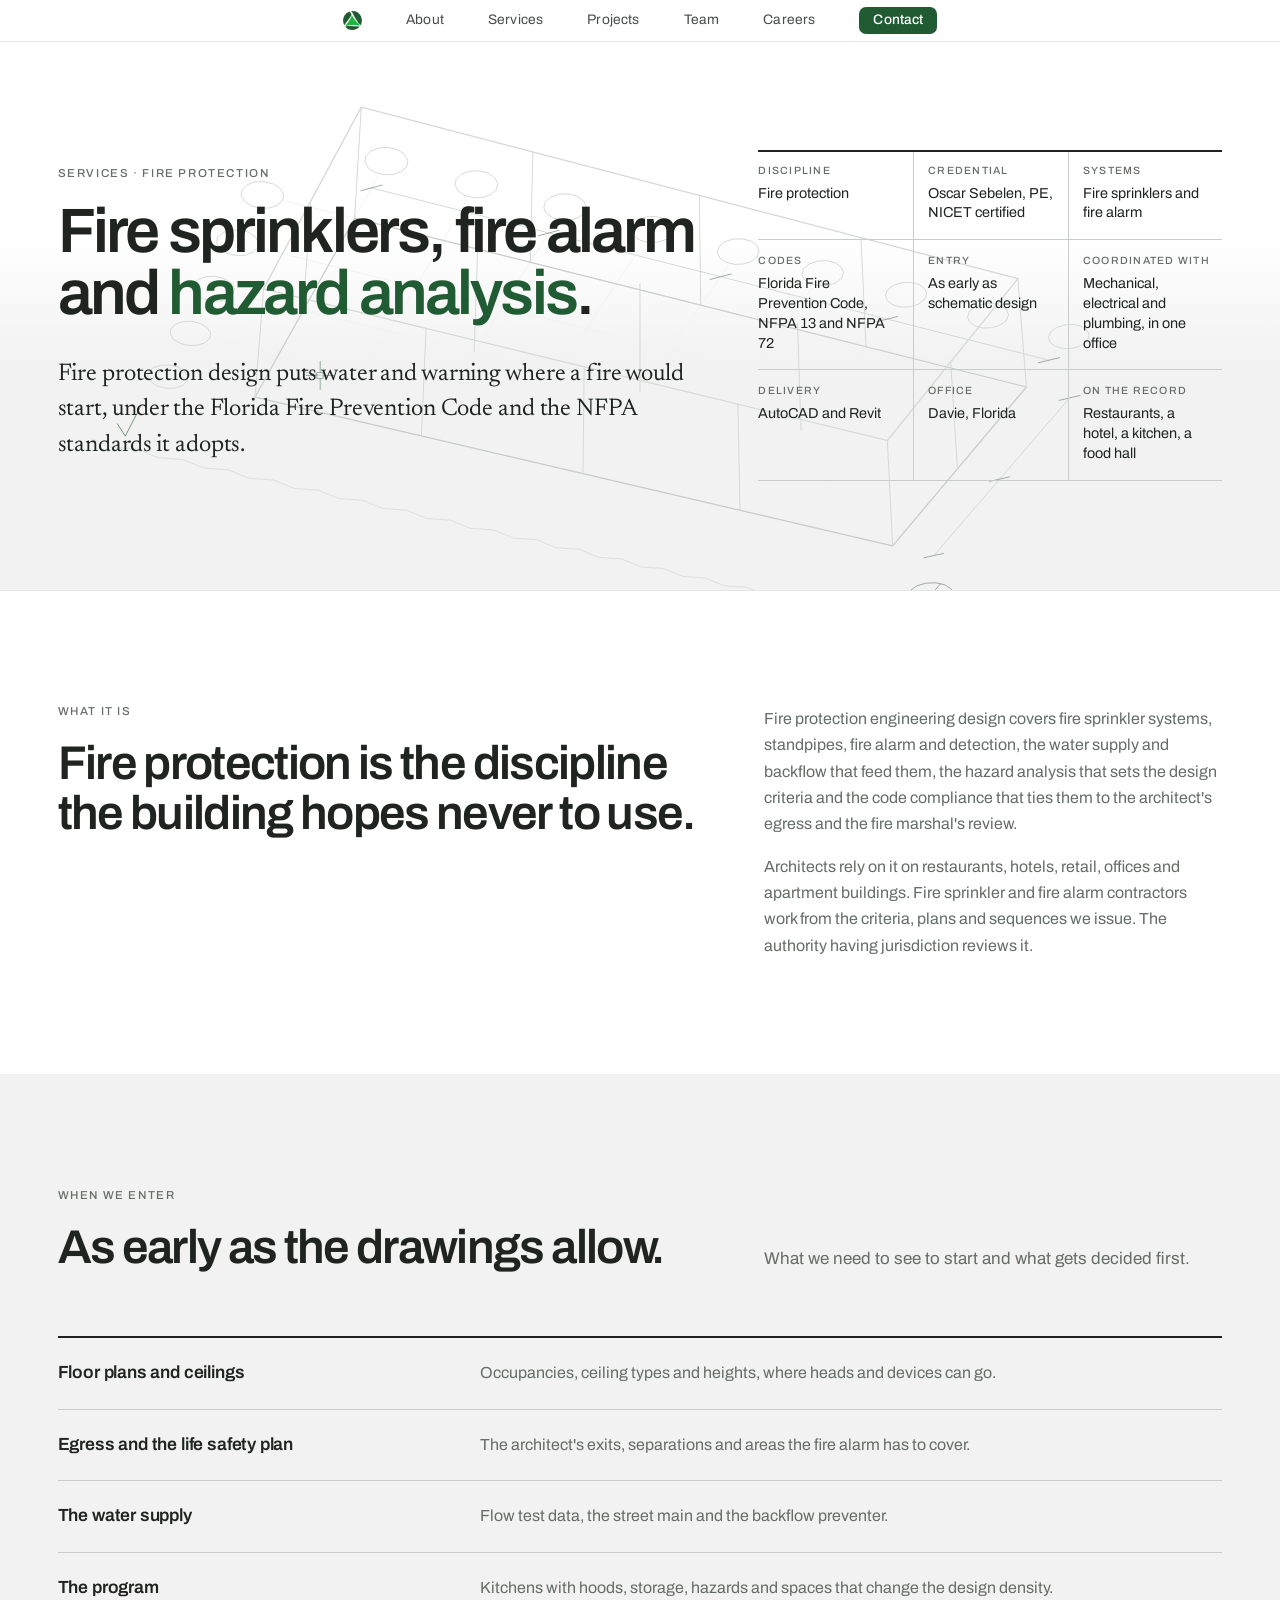
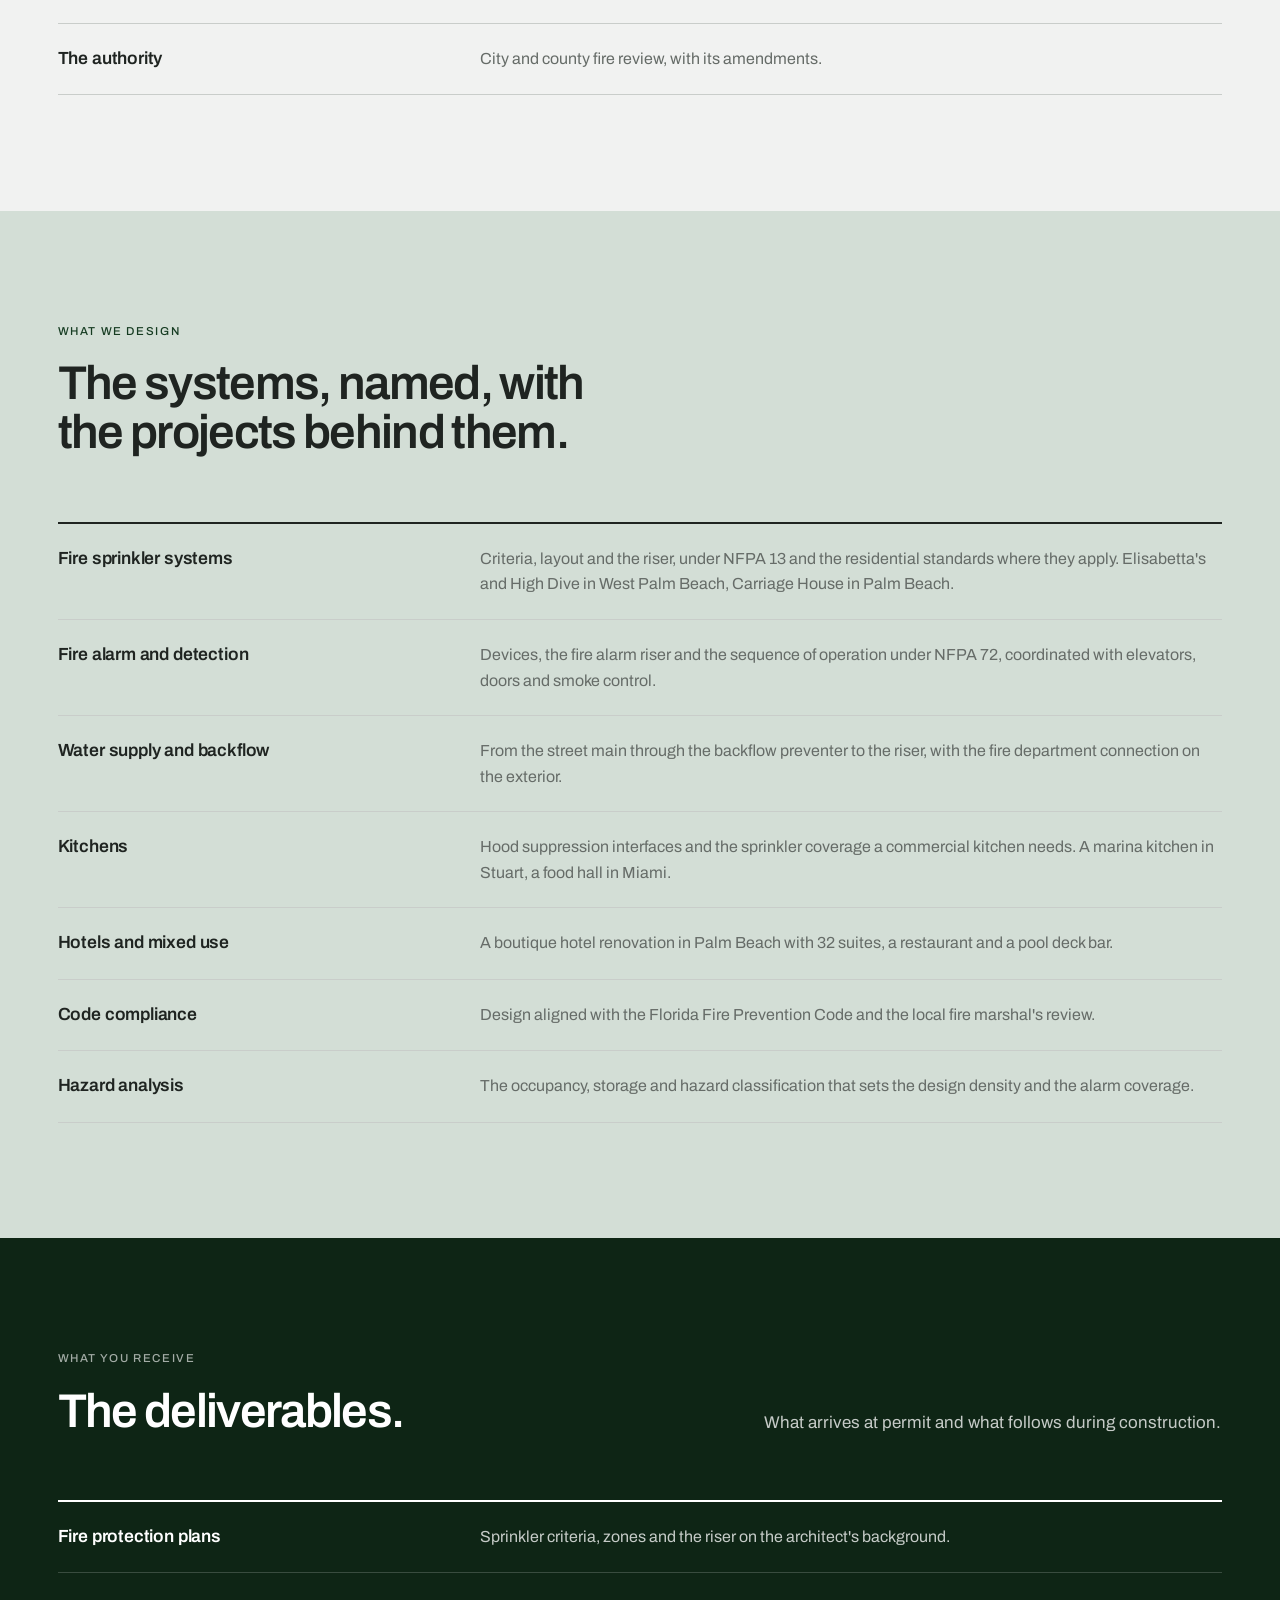
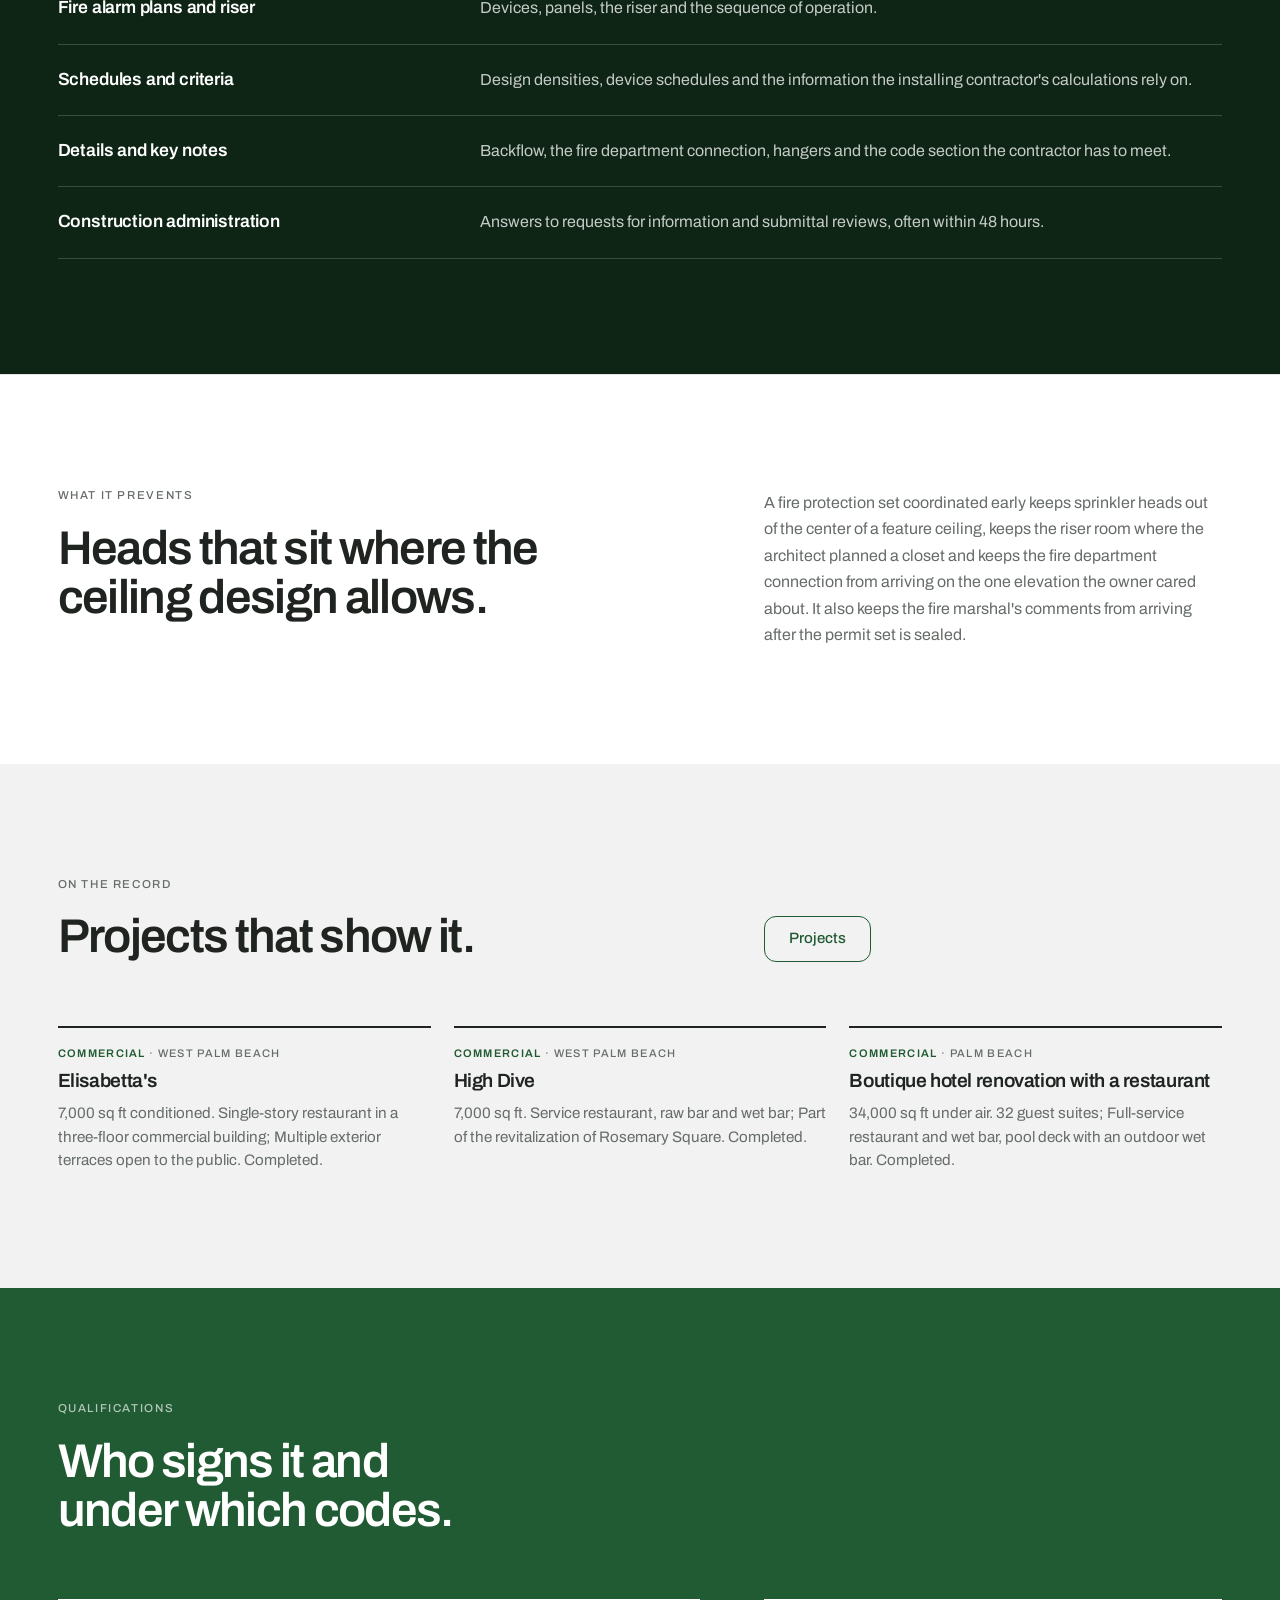
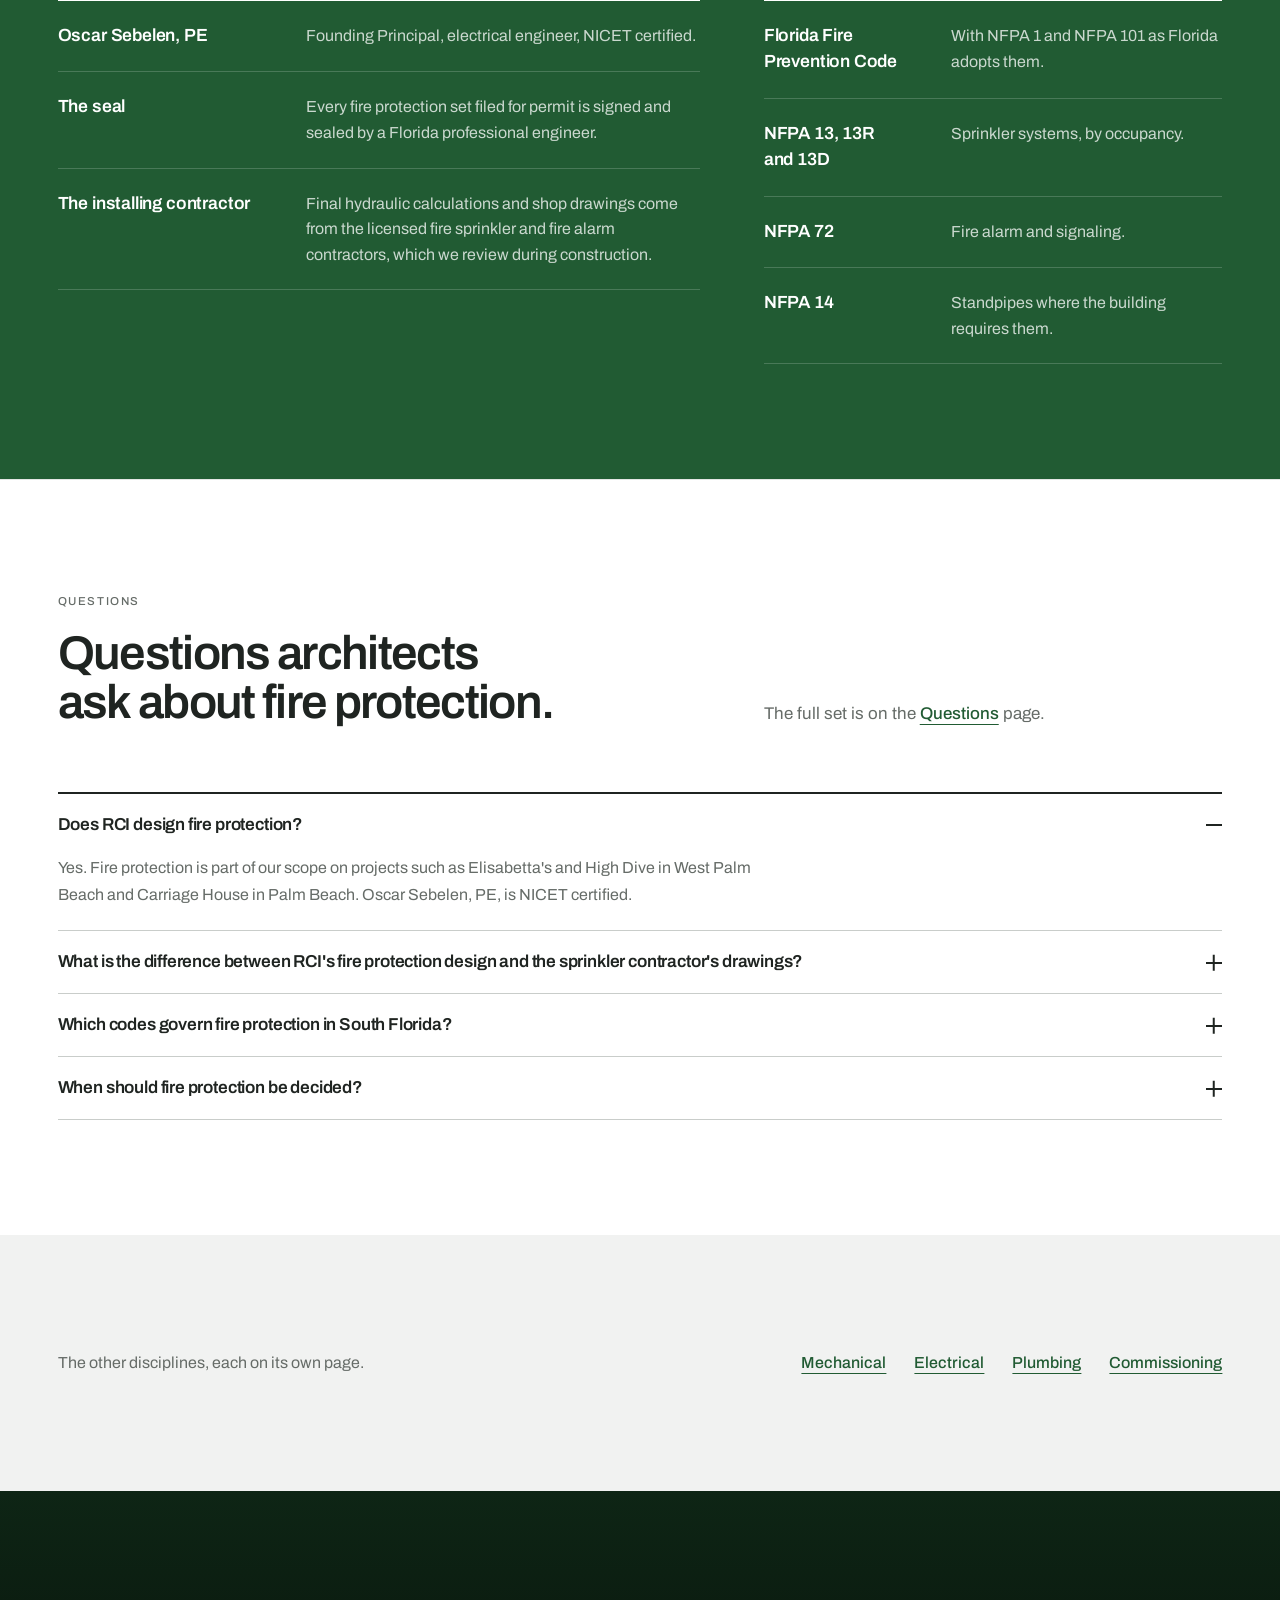
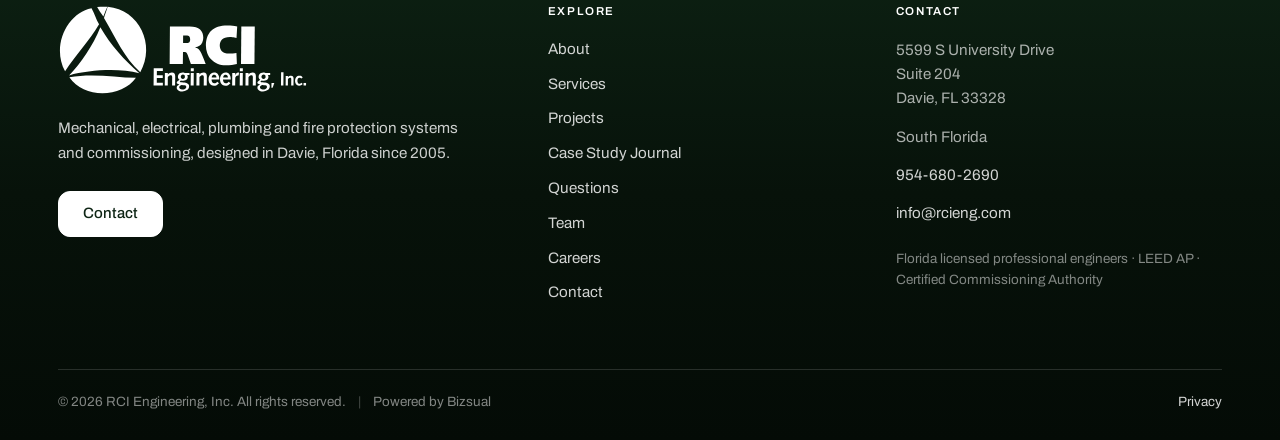
<file: fire-protection.html>
<!doctype html>
<html lang="en">
<head>
<meta charset="utf-8">
<meta name="viewport" content="width=device-width,initial-scale=1,viewport-fit=cover">
<title>Fire protection · RCI Engineering, Inc.</title>
<meta name="description" content="Fire protection design puts water and warning where a fire would start, under the Florida Fire Prevention Code and the NFPA standards it adopts.">
<meta name="robots" content="noindex,nofollow">
<link rel="canonical" href="https://rcieng.com/fire-protection.html">
<link rel="icon" href="assets/logo/logorcimark.svg" type="image/svg+xml">
<link rel="preconnect" href="https://fonts.googleapis.com"><link rel="preconnect" href="https://fonts.gstatic.com" crossorigin><link rel="stylesheet" href="https://fonts.googleapis.com/css2?family=Archivo:wdth,wght@62..125,100..900&family=Newsreader:ital,opsz,wght@0,6..72,400;0,6..72,500;1,6..72,400&display=swap">
<link rel="stylesheet" href="site.css">

<script type="application/ld+json">{"@context": "https://schema.org", "@graph": [{"@type": "ProfessionalService", "@id": "https://rcieng.com/#org", "name": "RCI Engineering, Inc.", "url": "https://rcieng.com/", "telephone": "+1-954-680-2690", "email": "info@rcieng.com", "foundingDate": "2005", "description": "Mechanical, electrical, plumbing and fire protection consulting engineering firm in Davie, Florida, with commissioning.", "address": {"@type": "PostalAddress", "streetAddress": "5599 S University Drive, Suite 204", "addressLocality": "Davie", "addressRegion": "FL", "postalCode": "33328", "addressCountry": "US"}, "areaServed": "South Florida", "founder": [{"@type": "Person", "name": "Oscar Sebelen"}, {"@type": "Person", "name": "Brian Coldwell"}]}, {"@type": "FAQPage", "mainEntity": [{"@type": "Question", "name": "Does RCI design fire protection?", "acceptedAnswer": {"@type": "Answer", "text": "Yes. Fire protection is part of our scope on projects such as Elisabetta's and High Dive in West Palm Beach and Carriage House in Palm Beach. Oscar Sebelen, PE, is NICET certified."}}, {"@type": "Question", "name": "What is the difference between RCI's fire protection design and the sprinkler contractor's drawings?", "acceptedAnswer": {"@type": "Answer", "text": "We set the design: the hazard classification, the densities, the zones, the riser, the alarm devices and the sequence. The licensed sprinkler and fire alarm contractors prepare the hydraulic calculations and shop drawings from it. We review them during construction."}}, {"@type": "Question", "name": "Which codes govern fire protection in South Florida?", "acceptedAnswer": {"@type": "Answer", "text": "The Florida Fire Prevention Code, which adopts NFPA 1 and NFPA 101, together with NFPA 13 for sprinklers, NFPA 72 for fire alarm and NFPA 14 for standpipes, reviewed by the city or county fire marshal with its own amendments."}}, {"@type": "Question", "name": "When should fire protection be decided?", "acceptedAnswer": {"@type": "Answer", "text": "With the basis of design. Whether a building is sprinklered changes its construction type, its egress and its water supply, so the decision belongs at schematic design, not at permit."}}]}]}</script>
</head>
<body>
<nav class="bar" aria-label="Main"><div class="row"><a class="mark" href="index.html" aria-label="RCI Engineering, Inc. home"><img src="assets/logo/logorcimark.svg" alt="" width="20" height="20"></a><span class="links"><a href="about.html">About</a><a href="services.html">Services</a><a href="projects.html" class="keep">Projects</a><a href="team.html">Team</a><a href="careers.html">Careers</a></span><a href="contact.html" class="navbtn keep">Contact</a></div></nav>
<main class="site">
<!-- REVIEW NOTE (travels with this page; nothing here is sent to RCI as a question)
The split between our design and the installing contractor's calculations describes common Florida practice. RCI confirms how much is done in house (open since the tone document).
Fire alarm on specific projects is not documented beyond MEPF scope; the lines stay generic.
Hood suppression interface on the Stuart kitchen and the food hall is inferred; RCI confirms.
-->

<section class="sheet hero" id="top"><canvas class="hero-bg" data-model="fire-protection" aria-hidden="true"></canvas><div class="wrap hero-grid"><div class="hero-copy"><p class="tag">Services · Fire protection</p><h1 class="wh">Fire sprinklers, fire alarm and <span>hazard analysis</span>.</h1><p class="lede">Fire protection design puts water and warning where a fire would start, under the Florida Fire Prevention Code and the NFPA standards it adopts.</p></div><dl class="tb tb3"><div><dt>Discipline</dt><dd>Fire protection</dd></div><div><dt>Credential</dt><dd>Oscar Sebelen, PE, NICET certified</dd></div><div><dt>Systems</dt><dd>Fire sprinklers and fire alarm</dd></div><div><dt>Codes</dt><dd>Florida Fire Prevention Code, NFPA 13 and NFPA 72</dd></div><div><dt>Entry</dt><dd>As early as schematic design</dd></div><div><dt>Coordinated with</dt><dd>Mechanical, electrical and plumbing, in one office</dd></div><div><dt>Delivery</dt><dd>AutoCAD and Revit</dd></div><div><dt>Office</dt><dd>Davie, Florida</dd></div><div><dt>On the record</dt><dd>Restaurants, a hotel, a kitchen, a food hall</dd></div></dl></div></section><section class="sheet  " id="what"><div class="wrap"><div class="cols"><div><p class="tag">What it is</p><h2 class="wh">Fire protection is the discipline the building hopes never to use.</h2></div><div class="rise"><p class="body">Fire protection engineering design covers fire sprinkler systems, standpipes, fire alarm and detection, the water supply and backflow that feed them, the hazard analysis that sets the design criteria and the code compliance that ties them to the architect's egress and the fire marshal's review.</p><p class="body">Architects rely on it on restaurants, hotels, retail, offices and apartment buildings. Fire sprinkler and fire alarm contractors work from the criteria, plans and sequences we issue. The authority having jurisdiction reviews it.</p></div></div></div></section><section class="sheet band-2 " id="when"><div class="wrap"><div class="sheet-head"><div><p class="tag">When we enter</p><h2 class="wh">As early as the drawings allow.</h2></div><p class="intro">What we need to see to start and what gets decided first.</p></div><ul class="index"><li class="rise"><span class="k">Floor plans and ceilings</span><p class="v">Occupancies, ceiling types and heights, where heads and devices can go.</p></li><li class="rise"><span class="k">Egress and the life safety plan</span><p class="v">The architect's exits, separations and areas the fire alarm has to cover.</p></li><li class="rise"><span class="k">The water supply</span><p class="v">Flow test data, the street main and the backflow preventer.</p></li><li class="rise"><span class="k">The program</span><p class="v">Kitchens with hoods, storage, hazards and spaces that change the design density.</p></li><li class="rise"><span class="k">The authority</span><p class="v">City and county fire review, with its amendments.</p></li></ul></div></section><section class="sheet band-wash " id="designs"><div class="wrap"><div class="sheet-head"><div><p class="tag">What we design</p><h2 class="wh">The systems, named, with the projects behind them.</h2></div></div><ul class="index"><li class="rise"><span class="k">Fire sprinkler systems</span><p class="v">Criteria, layout and the riser, under NFPA 13 and the residential standards where they apply. Elisabetta's and High Dive in West Palm Beach, Carriage House in Palm Beach.</p></li><li class="rise"><span class="k">Fire alarm and detection</span><p class="v">Devices, the fire alarm riser and the sequence of operation under NFPA 72, coordinated with elevators, doors and smoke control.</p></li><li class="rise"><span class="k">Water supply and backflow</span><p class="v">From the street main through the backflow preventer to the riser, with the fire department connection on the exterior.</p></li><li class="rise"><span class="k">Kitchens</span><p class="v">Hood suppression interfaces and the sprinkler coverage a commercial kitchen needs. A marina kitchen in Stuart, a food hall in Miami.</p></li><li class="rise"><span class="k">Hotels and mixed use</span><p class="v">A boutique hotel renovation in Palm Beach with 32 suites, a restaurant and a pool deck bar.</p></li><li class="rise"><span class="k">Code compliance</span><p class="v">Design aligned with the Florida Fire Prevention Code and the local fire marshal's review.</p></li><li class="rise"><span class="k">Hazard analysis</span><p class="v">The occupancy, storage and hazard classification that sets the design density and the alarm coverage.</p></li></ul></div></section><section class="sheet dark " id="receive"><div class="wrap"><div class="sheet-head"><div><p class="tag">What you receive</p><h2 class="wh">The deliverables.</h2></div><p class="intro">What arrives at permit and what follows during construction.</p></div><ul class="index"><li class="rise"><span class="k">Fire protection plans</span><p class="v">Sprinkler criteria, zones and the riser on the architect's background.</p></li><li class="rise"><span class="k">Fire alarm plans and riser</span><p class="v">Devices, panels, the riser and the sequence of operation.</p></li><li class="rise"><span class="k">Schedules and criteria</span><p class="v">Design densities, device schedules and the information the installing contractor's calculations rely on.</p></li><li class="rise"><span class="k">Details and key notes</span><p class="v">Backflow, the fire department connection, hangers and the code section the contractor has to meet.</p></li><li class="rise"><span class="k">Construction administration</span><p class="v">Answers to requests for information and submittal reviews, often within 48 hours.</p></li></ul></div></section><section class="sheet  " id="prevents"><div class="wrap"><div class="cols"><div><p class="tag">What it prevents</p><h2 class="wh">Heads that sit where the ceiling design allows.</h2></div><div class="rise"><p class="body">A fire protection set coordinated early keeps sprinkler heads out of the center of a feature ceiling, keeps the riser room where the architect planned a closet and keeps the fire department connection from arriving on the one elevation the owner cared about. It also keeps the fire marshal's comments from arriving after the permit set is sealed.</p></div></div></div></section><section class="sheet band-2 " id="projects"><div class="wrap"><div class="sheet-head"><div><p class="tag">On the record</p><h2 class="wh">Projects that show it.</h2></div><div class="right"><a class="btn line" href="projects.html">Projects</a></div></div><ul class="proof"><li class="rise"><p class="meta"><b>Commercial</b> · West Palm Beach</p><h3>Elisabetta&#x27;s</h3><p>7,000 sq ft conditioned. Single-story restaurant in a three-floor commercial building; Multiple exterior terraces open to the public. Completed.</p></li><li class="rise"><p class="meta"><b>Commercial</b> · West Palm Beach</p><h3>High Dive</h3><p>7,000 sq ft. Service restaurant, raw bar and wet bar; Part of the revitalization of Rosemary Square. Completed.</p></li><li class="rise"><p class="meta"><b>Commercial</b> · Palm Beach</p><h3>Boutique hotel renovation with a restaurant</h3><p>34,000 sq ft under air. 32 guest suites; Full-service restaurant and wet bar, pool deck with an outdoor wet bar. Completed.</p></li></ul></div></section><section class="sheet green " id="quals"><div class="wrap"><div class="sheet-head"><div><p class="tag">Qualifications</p><h2 class="wh">Who signs it and under which codes.</h2></div></div><div class="cols"><div><ul class="index"><li class="rise"><span class="k">Oscar Sebelen, PE</span><p class="v">Founding Principal, electrical engineer, NICET certified.</p></li><li class="rise"><span class="k">The seal</span><p class="v">Every fire protection set filed for permit is signed and sealed by a Florida professional engineer.</p></li><li class="rise"><span class="k">The installing contractor</span><p class="v">Final hydraulic calculations and shop drawings come from the licensed fire sprinkler and fire alarm contractors, which we review during construction.</p></li></ul></div><div><ul class="index"><li class="rise"><span class="k">Florida Fire Prevention Code</span><p class="v">With NFPA 1 and NFPA 101 as Florida adopts them.</p></li><li class="rise"><span class="k">NFPA 13, 13R and 13D</span><p class="v">Sprinkler systems, by occupancy.</p></li><li class="rise"><span class="k">NFPA 72</span><p class="v">Fire alarm and signaling.</p></li><li class="rise"><span class="k">NFPA 14</span><p class="v">Standpipes where the building requires them.</p></li></ul></div></div></div></section><section class="sheet  " id="questions"><div class="wrap"><div class="sheet-head"><div><p class="tag">Questions</p><h2 class="wh">Questions architects ask about fire protection.</h2></div><div class="right"><p class="intro">The full set is on the <a class="link" href="faq.html">Questions</a> page.</p></div></div><div class="qa"><details open><summary>Does RCI design fire protection?<span class="pm"></span></summary><p class="a">Yes. Fire protection is part of our scope on projects such as Elisabetta's and High Dive in West Palm Beach and Carriage House in Palm Beach. Oscar Sebelen, PE, is NICET certified.</p></details><details><summary>What is the difference between RCI's fire protection design and the sprinkler contractor's drawings?<span class="pm"></span></summary><p class="a">We set the design: the hazard classification, the densities, the zones, the riser, the alarm devices and the sequence. The licensed sprinkler and fire alarm contractors prepare the hydraulic calculations and shop drawings from it. We review them during construction.</p></details><details><summary>Which codes govern fire protection in South Florida?<span class="pm"></span></summary><p class="a">The Florida Fire Prevention Code, which adopts NFPA 1 and NFPA 101, together with NFPA 13 for sprinklers, NFPA 72 for fire alarm and NFPA 14 for standpipes, reviewed by the city or county fire marshal with its own amendments.</p></details><details><summary>When should fire protection be decided?<span class="pm"></span></summary><p class="a">With the basis of design. Whether a building is sprinklered changes its construction type, its egress and its water supply, so the decision belongs at schematic design, not at permit.</p></details></div></div></section><section class="sheet band-2 " id="more"><div class="wrap"><div class="strip"><p>The other disciplines, each on its own page.</p><ul style="list-style:none;margin:0;padding:0;display:flex;flex-wrap:wrap;gap:10px 28px"><li><a class="link" href="mechanical.html">Mechanical</a></li><li><a class="link" href="electrical.html">Electrical</a></li><li><a class="link" href="plumbing.html">Plumbing</a></li><li><a class="link" href="commissioning.html">Commissioning</a></li></ul></div></div></section>
</main>
<div class="end"><footer class="foot" id="footer">
  <div class="wrap">
    <div class="foot-grid">
      <div>
        <div class="flogo"><img src="assets/logo/logorcifullwhite.svg" alt="RCI Engineering, Inc." width="250" height="88"></div>
        <p class="tagline">Mechanical, electrical, plumbing and fire protection systems and commissioning, designed in Davie, Florida since 2005.</p>
        <a class="btn fill" href="contact.html">Contact</a>
      </div>
      <nav aria-label="Footer">
        <h4>Explore</h4>
        <ul><li><a href="about.html">About</a></li><li><a href="services.html">Services</a></li><li><a href="projects.html">Projects</a></li><li><a href="journal.html">Case Study Journal</a></li><li><a href="faq.html">Questions</a></li><li><a href="team.html">Team</a></li><li><a href="careers.html">Careers</a></li><li><a href="contact.html">Contact</a></li></ul>
      </nav>
      <div>
        <h4>Contact</h4>
        <p>5599 S University Drive<br>Suite 204<br>Davie, FL 33328</p>
        <p>South Florida</p>
        <p><a href="tel:+19546802690">954-680-2690</a></p>
        <p><a href="mailto:info@rcieng.com">info@rcieng.com</a></p>
        <p class="cred">Florida licensed professional engineers · LEED AP · Certified Commissioning Authority</p>
      </div>
    </div>
    <div class="foot-bottom">
      <span>© 2026 RCI Engineering, Inc. All rights reserved.<span class="sep">|</span>Powered by Bizsual</span>
      <a href="privacy.html">Privacy</a>
    </div>
  </div>
</footer></div>
<script src="site.js" defer></script>
</body>
</html>
</file>
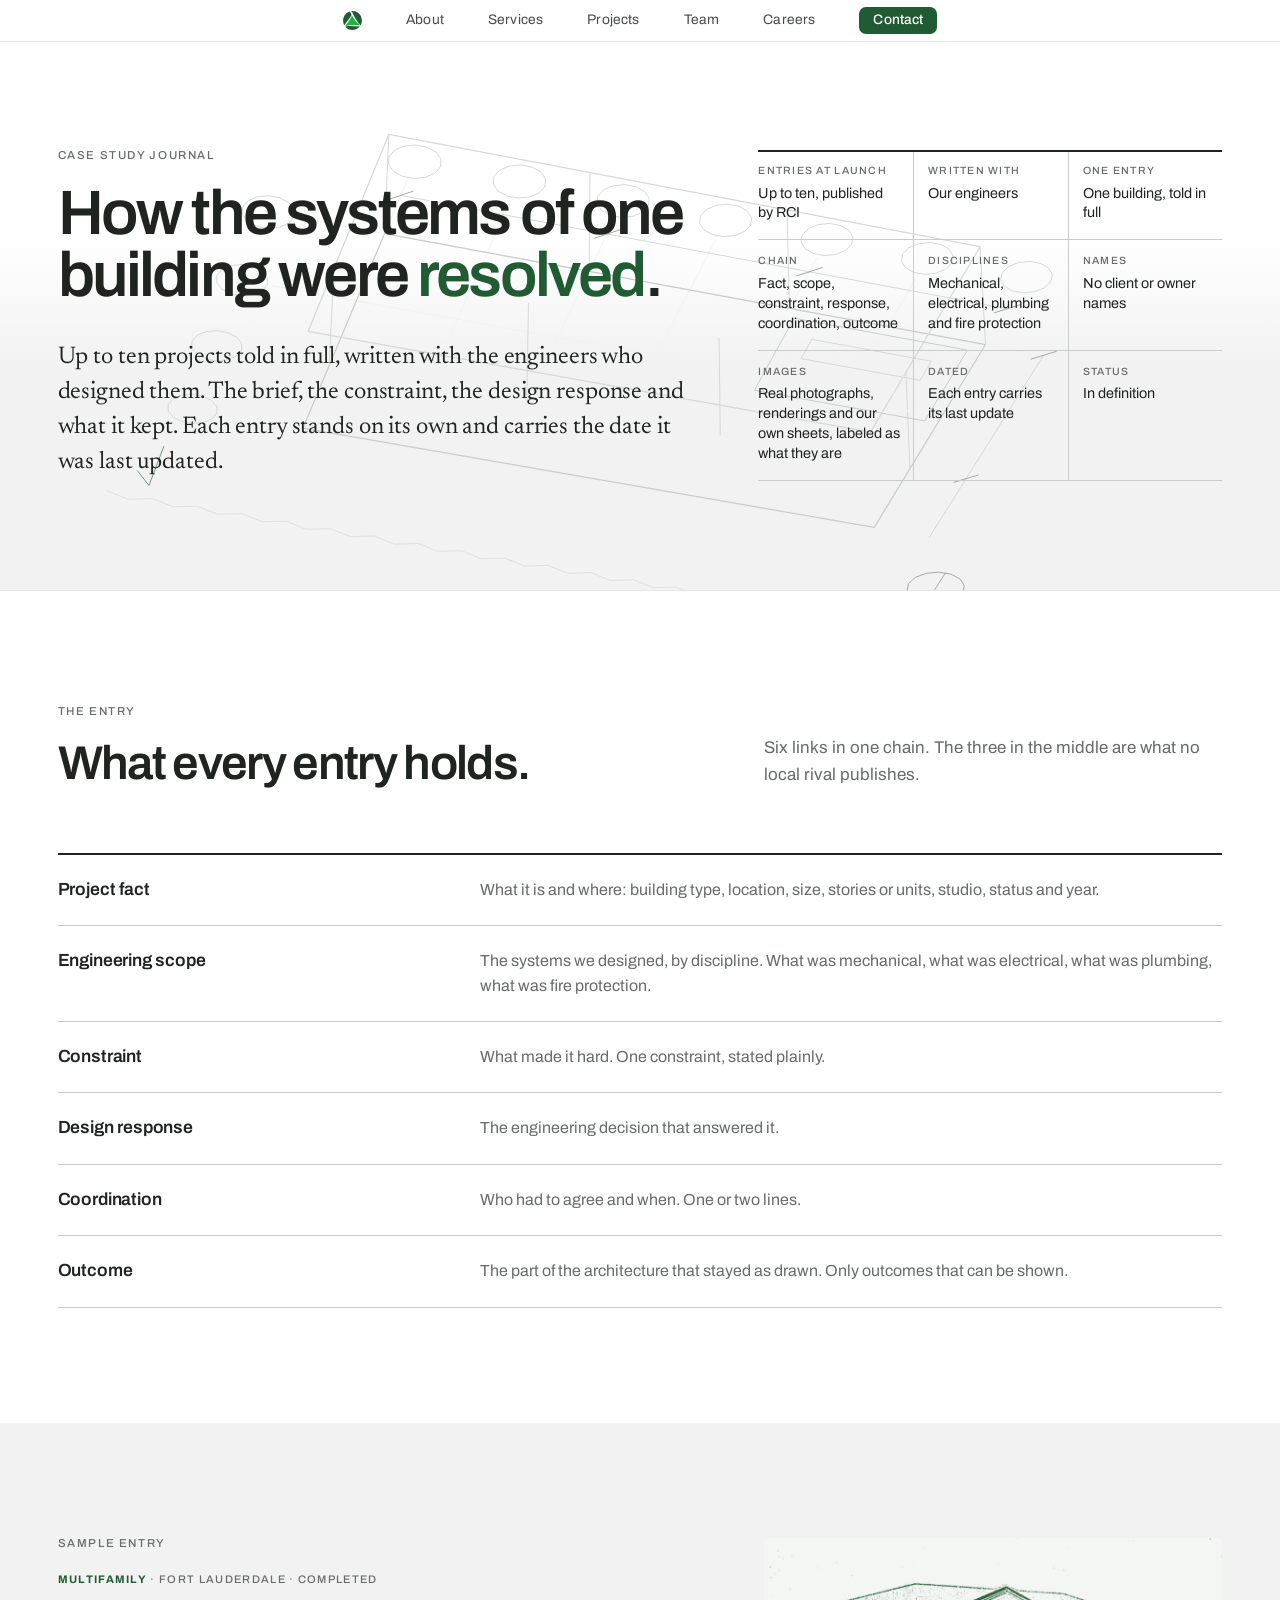
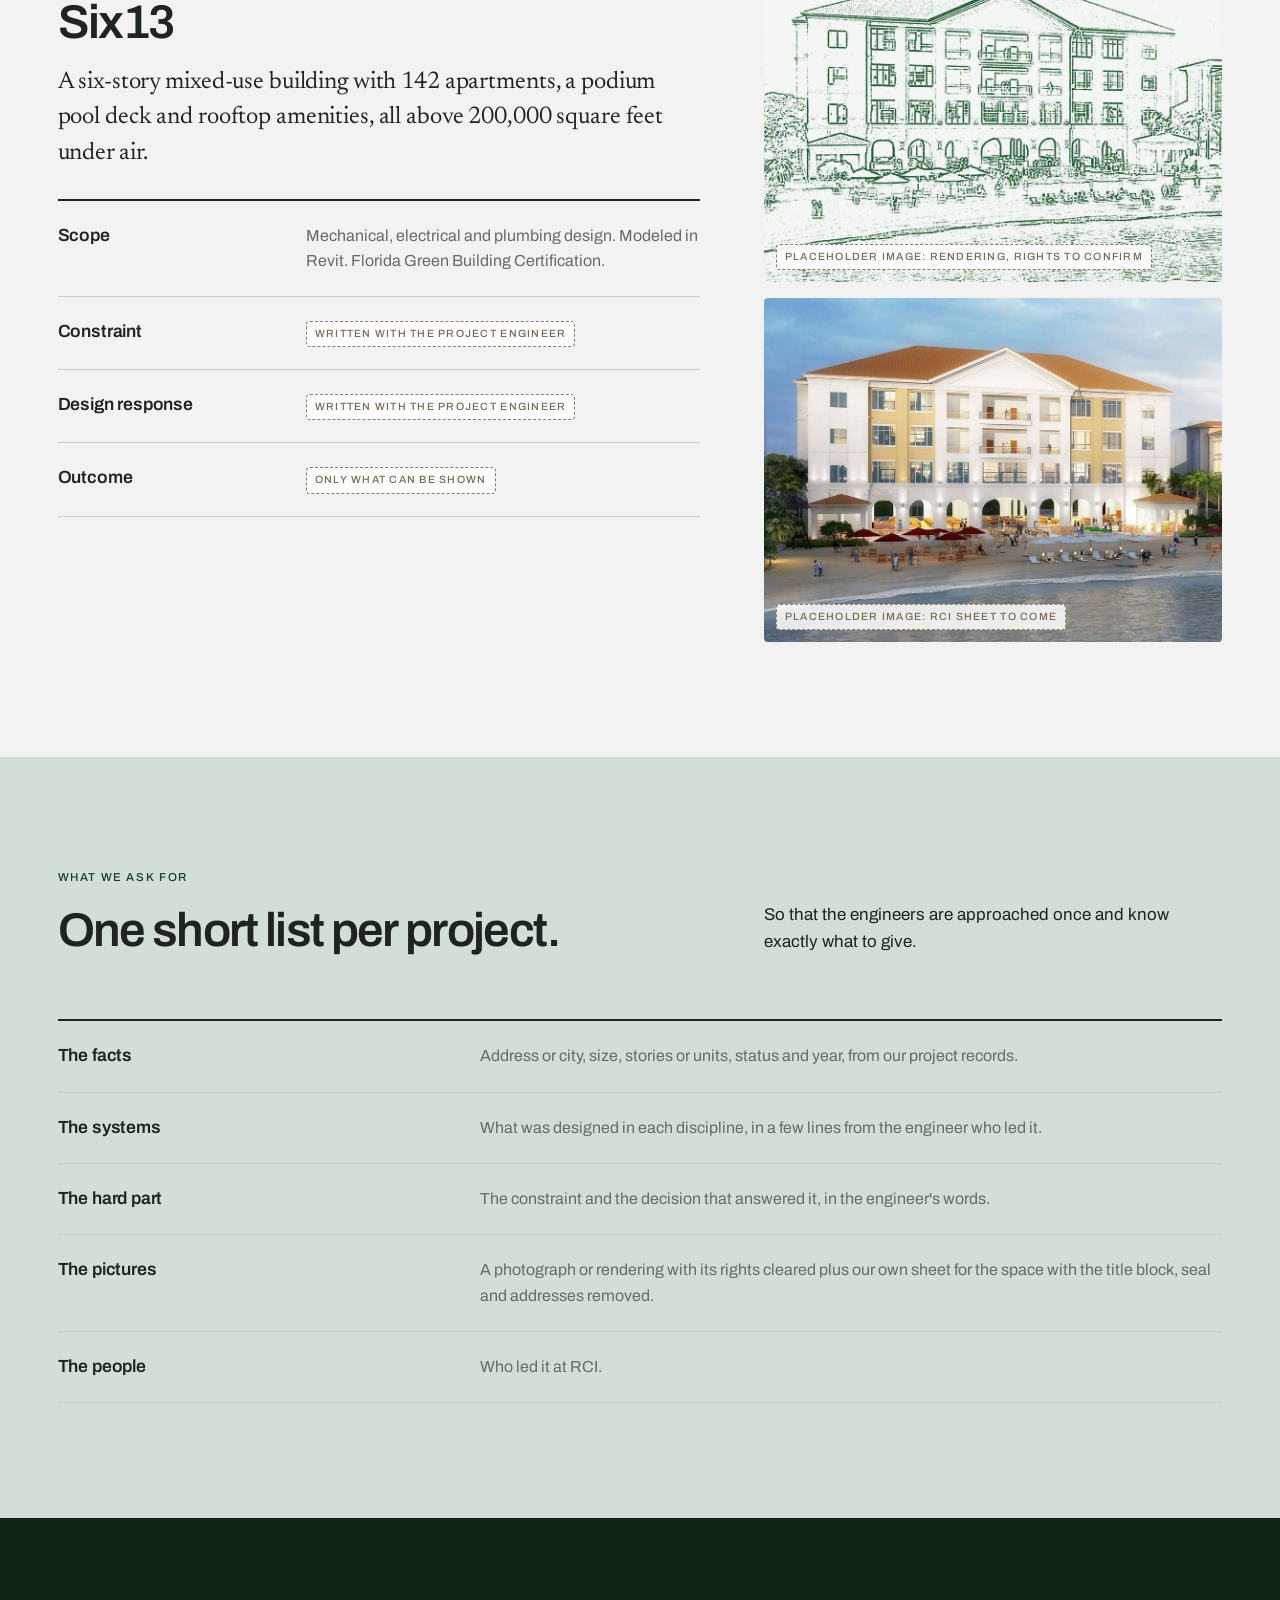
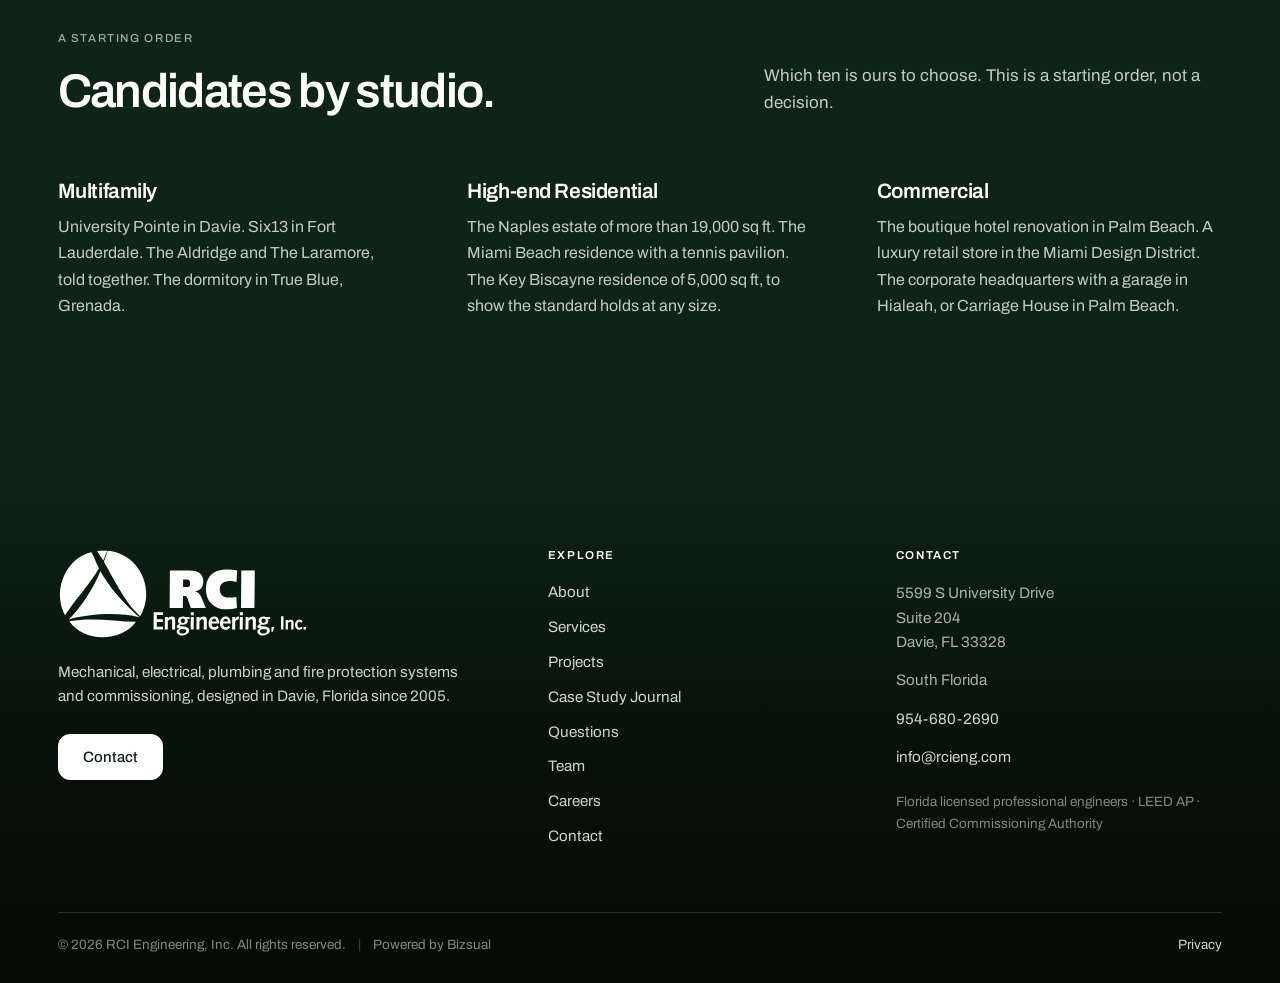
<file: journal.html>
<!doctype html>
<html lang="en">
<head>
<meta charset="utf-8">
<meta name="viewport" content="width=device-width,initial-scale=1,viewport-fit=cover">
<title>Case Study Journal · RCI Engineering, Inc.</title>
<meta name="description" content="The Case Study Journal of RCI Engineering: up to ten projects told in full, the scope, the constraint, the design response and what it kept.">
<meta name="robots" content="noindex,nofollow">
<link rel="canonical" href="https://rcieng.com/journal.html">
<link rel="icon" href="assets/logo/logorcimark.svg" type="image/svg+xml">
<link rel="preconnect" href="https://fonts.googleapis.com"><link rel="preconnect" href="https://fonts.gstatic.com" crossorigin><link rel="stylesheet" href="https://fonts.googleapis.com/css2?family=Archivo:wdth,wght@62..125,100..900&family=Newsreader:ital,opsz,wght@0,6..72,400;0,6..72,500;1,6..72,400&display=swap">
<link rel="stylesheet" href="site.css">

<script type="application/ld+json">{"@context": "https://schema.org", "@graph": [{"@type": "ProfessionalService", "@id": "https://rcieng.com/#org", "name": "RCI Engineering, Inc.", "url": "https://rcieng.com/", "telephone": "+1-954-680-2690", "email": "info@rcieng.com", "foundingDate": "2005", "description": "Mechanical, electrical, plumbing and fire protection consulting engineering firm in Davie, Florida, with commissioning.", "address": {"@type": "PostalAddress", "streetAddress": "5599 S University Drive, Suite 204", "addressLocality": "Davie", "addressRegion": "FL", "postalCode": "33328", "addressCountry": "US"}, "areaServed": "South Florida", "founder": [{"@type": "Person", "name": "Oscar Sebelen"}, {"@type": "Person", "name": "Brian Coldwell"}]}]}</script>
</head>
<body>
<nav class="bar" aria-label="Main"><div class="row"><a class="mark" href="index.html" aria-label="RCI Engineering, Inc. home"><img src="assets/logo/logorcimark.svg" alt="" width="20" height="20"></a><span class="links"><a href="about.html">About</a><a href="services.html">Services</a><a href="projects.html" class="keep">Projects</a><a href="team.html">Team</a><a href="careers.html">Careers</a></span><a href="contact.html" class="navbtn keep">Contact</a></div></nav>
<main class="site">
<!-- REVIEW NOTE (travels with this page; nothing here is sent to RCI as a question)
The Journal is new with this site: the old site had no blog, no news and no case studies. It is in the agreement (up to ten entries, self-published by RCI).
This page is the definition, not the Journal: the entry model, the handover list and a starting order, with Six13 as a marked sample. Nothing here is a written case study. Material comes from RCI; writing case studies without it is out of scope.
Six13 images are the main page's placeholders; rights to confirm.
-->

<section class="sheet hero" id="top"><canvas class="hero-bg" data-model="journal" aria-hidden="true"></canvas><div class="wrap hero-grid"><div class="hero-copy"><p class="tag">Case Study Journal</p><h1 class="wh">How the systems of one building were <span>resolved</span>.</h1><p class="lede">Up to ten projects told in full, written with the engineers who designed them. The brief, the constraint, the design response and what it kept. Each entry stands on its own and carries the date it was last updated.</p></div><dl class="tb tb3"><div><dt>Entries at launch</dt><dd>Up to ten, published by RCI</dd></div><div><dt>Written with</dt><dd>Our engineers</dd></div><div><dt>One entry</dt><dd>One building, told in full</dd></div><div><dt>Chain</dt><dd>Fact, scope, constraint, response, coordination, outcome</dd></div><div><dt>Disciplines</dt><dd>Mechanical, electrical, plumbing and fire protection</dd></div><div><dt>Names</dt><dd>No client or owner names</dd></div><div><dt>Images</dt><dd>Real photographs, renderings and our own sheets, labeled as what they are</dd></div><div><dt>Dated</dt><dd>Each entry carries its last update</dd></div><div><dt>Status</dt><dd>In definition</dd></div></dl></div></section><section class="sheet  " id="model"><div class="wrap"><div class="sheet-head"><div><p class="tag">The entry</p><h2 class="wh">What every entry holds.</h2></div><p class="intro">Six links in one chain. The three in the middle are what no local rival publishes.</p></div><ul class="index"><li class="rise"><span class="k">Project fact</span><p class="v">What it is and where: building type, location, size, stories or units, studio, status and year.</p></li><li class="rise"><span class="k">Engineering scope</span><p class="v">The systems we designed, by discipline. What was mechanical, what was electrical, what was plumbing, what was fire protection.</p></li><li class="rise"><span class="k">Constraint</span><p class="v">What made it hard. One constraint, stated plainly.</p></li><li class="rise"><span class="k">Design response</span><p class="v">The engineering decision that answered it.</p></li><li class="rise"><span class="k">Coordination</span><p class="v">Who had to agree and when. One or two lines.</p></li><li class="rise"><span class="k">Outcome</span><p class="v">The part of the architecture that stayed as drawn. Only outcomes that can be shown.</p></li></ul></div></section><section class="sheet band-2 " id="sample"><div class="wrap"><div class="cols"><div><p class="tag">Sample entry</p><p class="meta" style="font:500 11px/1.3 var(--sans);letter-spacing:.12em;text-transform:uppercase;color:var(--ink-2);margin:0 0 12px"><b style="color:var(--dark)">Multifamily</b> · Fort Lauderdale · Completed</p><h2 class="wh">Six13</h2><p class="lede" style="margin-top:18px">A six-story mixed-use building with 142 apartments, a podium pool deck and rooftop amenities, all above 200,000 square feet under air.</p>
      <ul class="index" style="margin-top:28px"><li><span class="k">Scope</span><p class="v">Mechanical, electrical and plumbing design. Modeled in Revit. Florida Green Building Certification.</p></li><li><span class="k">Constraint</span><p class="v"><span class="ph">Written with the project engineer</span></p></li><li><span class="k">Design response</span><p class="v"><span class="ph">Written with the project engineer</span></p></li><li><span class="k">Outcome</span><p class="v"><span class="ph">Only what can be shown</span></p></li></ul></div>
      <div><figure class="figure" style="aspect-ratio:4/3"><img src="assets/img/six13-1.jpg" alt="" loading="lazy"><span class="ph">Placeholder image: rendering, rights to confirm</span></figure><figure class="figure" style="aspect-ratio:4/3;margin-top:16px"><img src="assets/img/six13-0.jpg" alt="" loading="lazy"><span class="ph">Placeholder image: RCI sheet to come</span></figure></div></div></div></section><section class="sheet band-wash " id="handover"><div class="wrap"><div class="sheet-head"><div><p class="tag">What we ask for</p><h2 class="wh">One short list per project.</h2></div><p class="intro">So that the engineers are approached once and know exactly what to give.</p></div><ul class="index"><li class="rise"><span class="k">The facts</span><p class="v">Address or city, size, stories or units, status and year, from our project records.</p></li><li class="rise"><span class="k">The systems</span><p class="v">What was designed in each discipline, in a few lines from the engineer who led it.</p></li><li class="rise"><span class="k">The hard part</span><p class="v">The constraint and the decision that answered it, in the engineer's words.</p></li><li class="rise"><span class="k">The pictures</span><p class="v">A photograph or rendering with its rights cleared plus our own sheet for the space with the title block, seal and addresses removed.</p></li><li class="rise"><span class="k">The people</span><p class="v">Who led it at RCI.</p></li></ul></div></section><section class="sheet dark " id="order"><div class="wrap"><div class="sheet-head"><div><p class="tag">A starting order</p><h2 class="wh">Candidates by studio.</h2></div><p class="intro">Which ten is ours to choose. This is a starting order, not a decision.</p></div><div class="cols eq" style="grid-template-columns:repeat(3,minmax(0,1fr))"><div><h3 style="color:#fff">Multifamily</h3><p class="body" style="color:rgba(255,255,255,.76);margin-top:10px">University Pointe in Davie. Six13 in Fort Lauderdale. The Aldridge and The Laramore, told together. The dormitory in True Blue, Grenada.</p></div><div><h3 style="color:#fff">High-end Residential</h3><p class="body" style="color:rgba(255,255,255,.76);margin-top:10px">The Naples estate of more than 19,000 sq ft. The Miami Beach residence with a tennis pavilion. The Key Biscayne residence of 5,000 sq ft, to show the standard holds at any size.</p></div><div><h3 style="color:#fff">Commercial</h3><p class="body" style="color:rgba(255,255,255,.76);margin-top:10px">The boutique hotel renovation in Palm Beach. A luxury retail store in the Miami Design District. The corporate headquarters with a garage in Hialeah, or Carriage House in Palm Beach.</p></div></div></div></section>
</main>
<div class="end"><footer class="foot" id="footer">
  <div class="wrap">
    <div class="foot-grid">
      <div>
        <div class="flogo"><img src="assets/logo/logorcifullwhite.svg" alt="RCI Engineering, Inc." width="250" height="88"></div>
        <p class="tagline">Mechanical, electrical, plumbing and fire protection systems and commissioning, designed in Davie, Florida since 2005.</p>
        <a class="btn fill" href="contact.html">Contact</a>
      </div>
      <nav aria-label="Footer">
        <h4>Explore</h4>
        <ul><li><a href="about.html">About</a></li><li><a href="services.html">Services</a></li><li><a href="projects.html">Projects</a></li><li><a href="journal.html">Case Study Journal</a></li><li><a href="faq.html">Questions</a></li><li><a href="team.html">Team</a></li><li><a href="careers.html">Careers</a></li><li><a href="contact.html">Contact</a></li></ul>
      </nav>
      <div>
        <h4>Contact</h4>
        <p>5599 S University Drive<br>Suite 204<br>Davie, FL 33328</p>
        <p>South Florida</p>
        <p><a href="tel:+19546802690">954-680-2690</a></p>
        <p><a href="mailto:info@rcieng.com">info@rcieng.com</a></p>
        <p class="cred">Florida licensed professional engineers · LEED AP · Certified Commissioning Authority</p>
      </div>
    </div>
    <div class="foot-bottom">
      <span>© 2026 RCI Engineering, Inc. All rights reserved.<span class="sep">|</span>Powered by Bizsual</span>
      <a href="privacy.html">Privacy</a>
    </div>
  </div>
</footer></div>
<script src="site.js" defer></script>
</body>
</html>
</file>
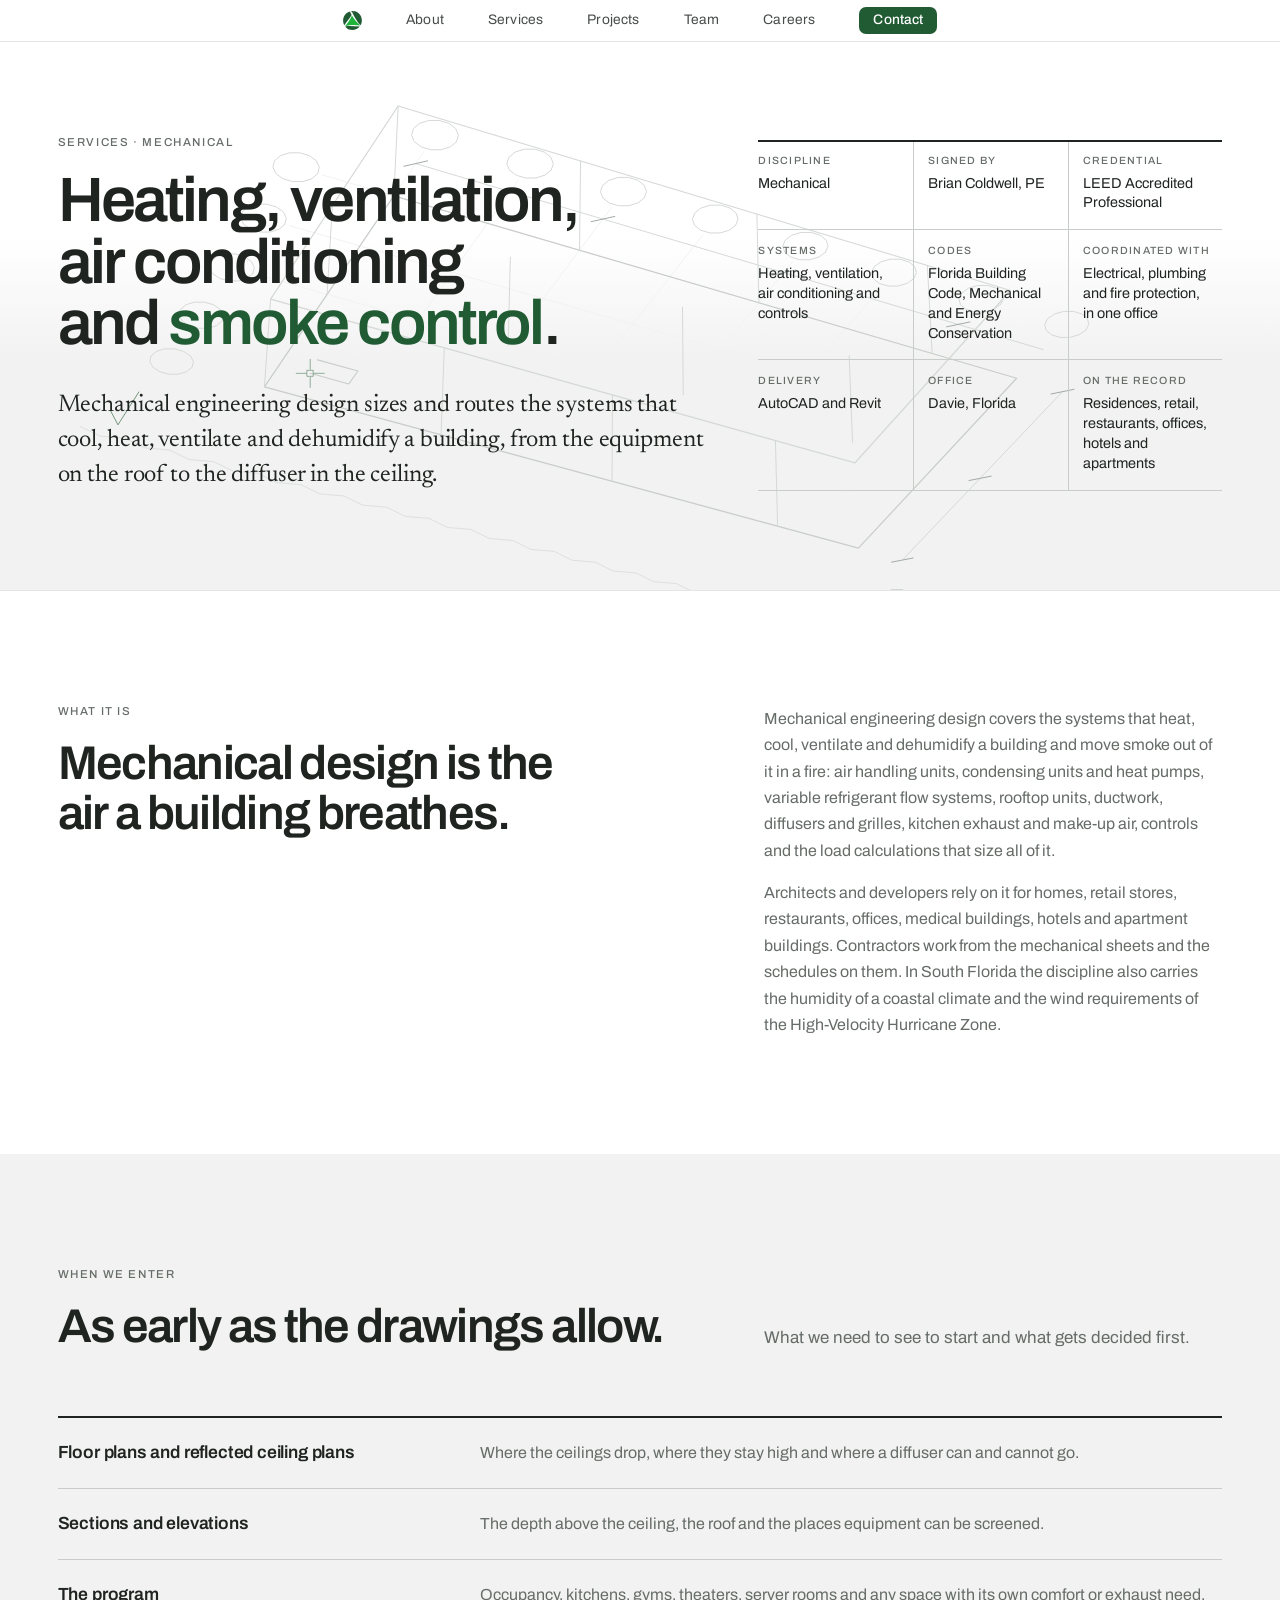
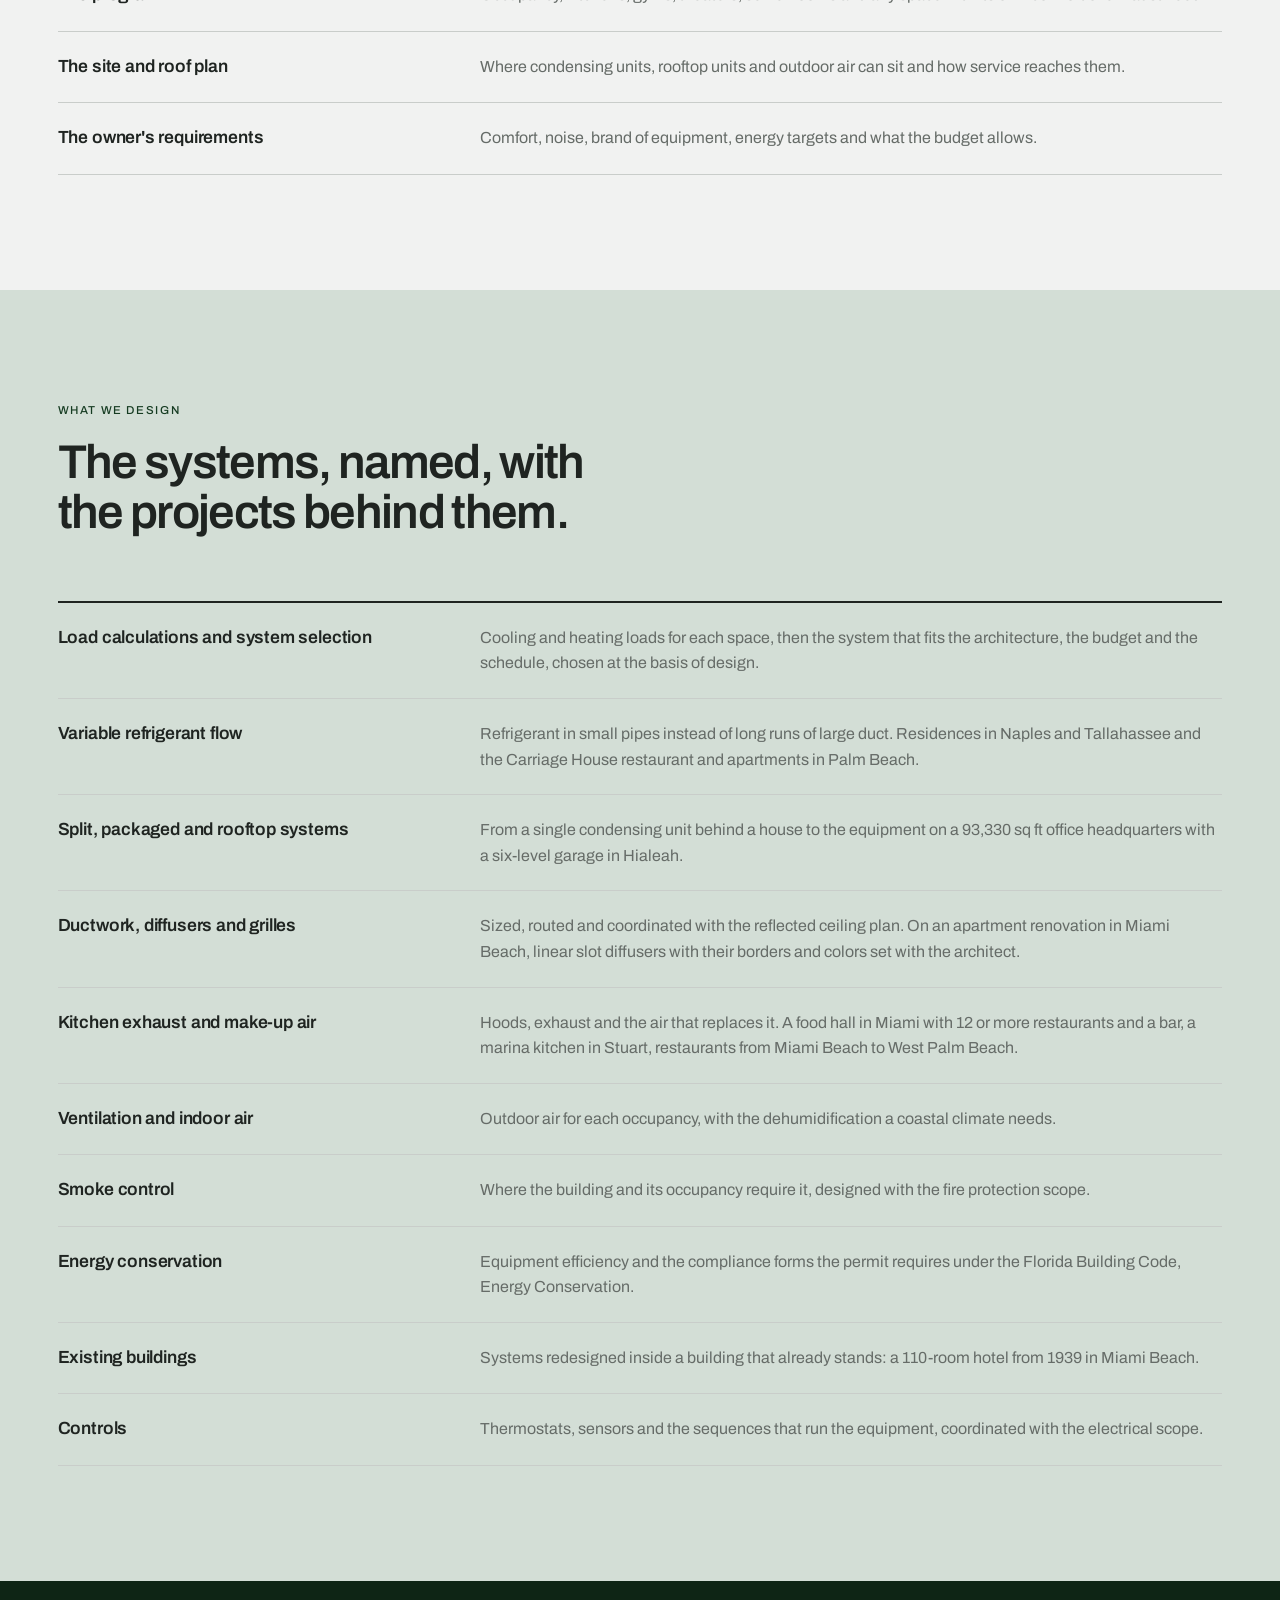
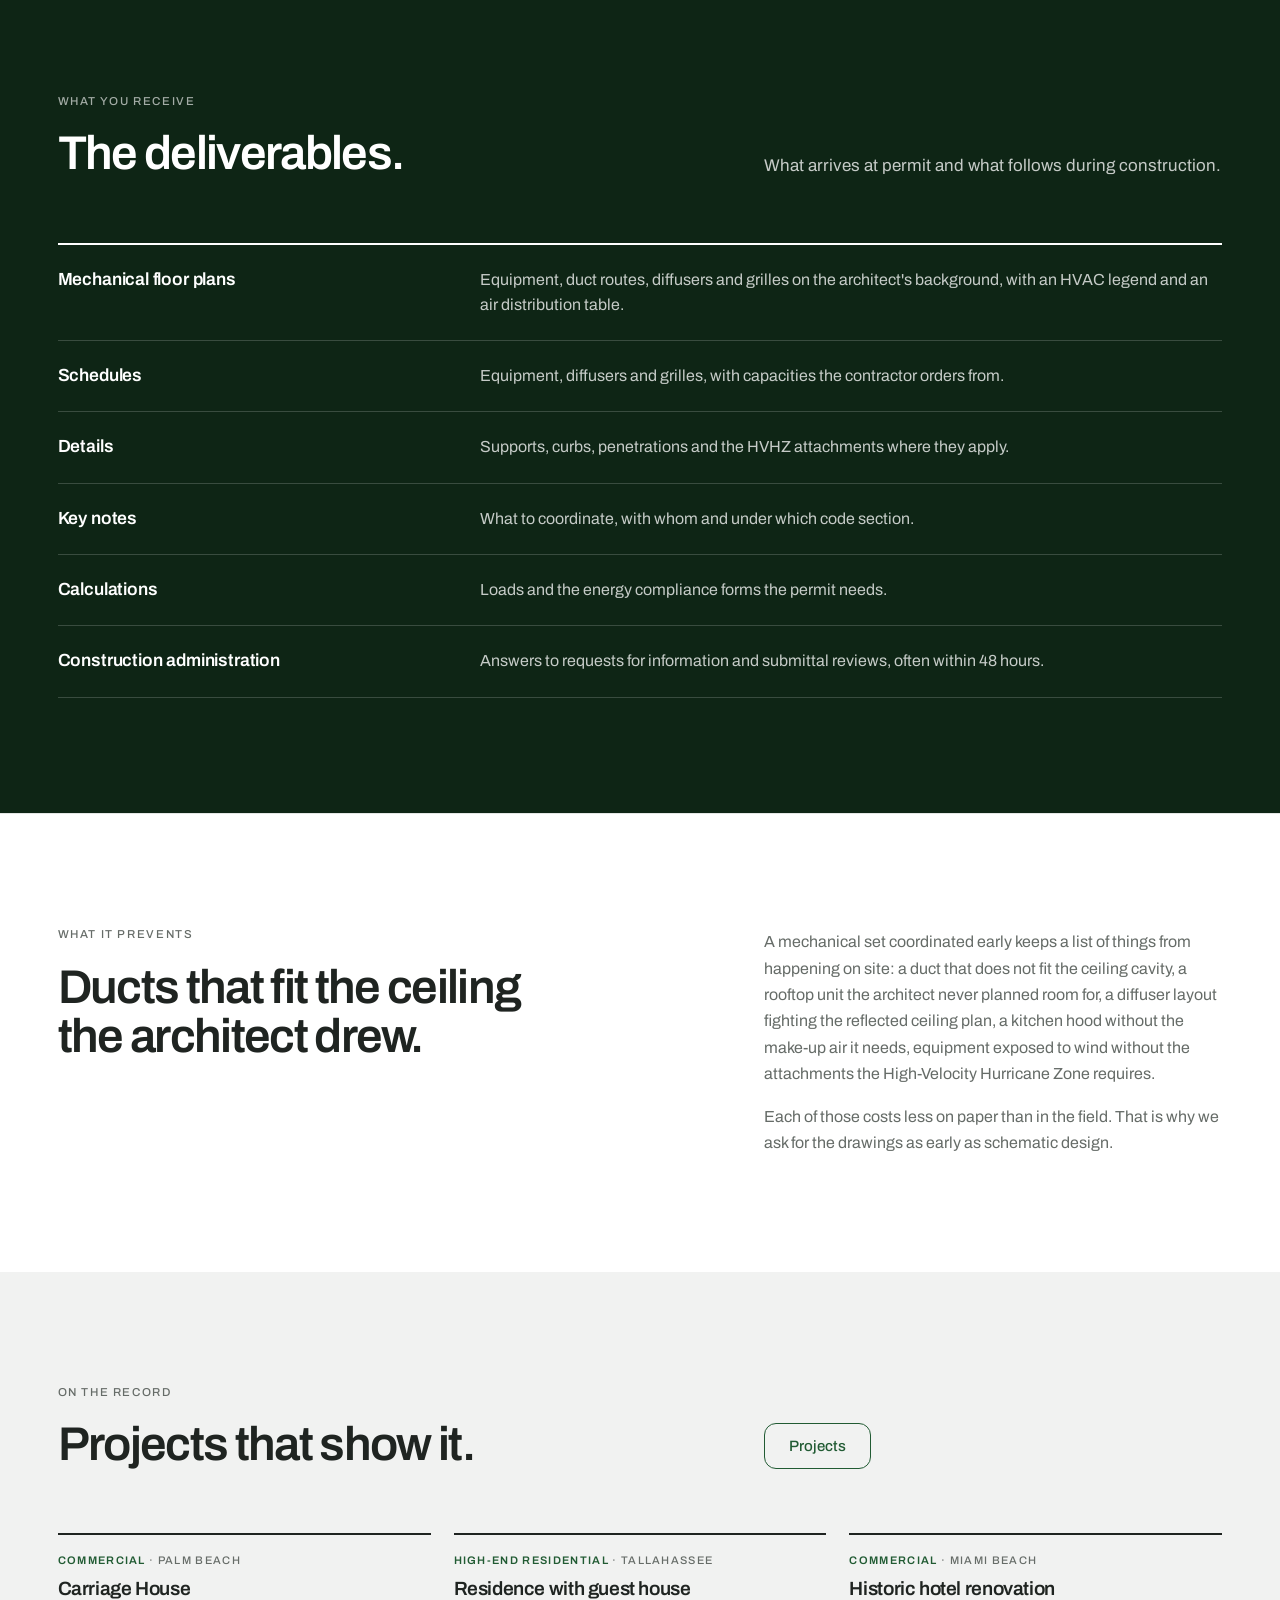
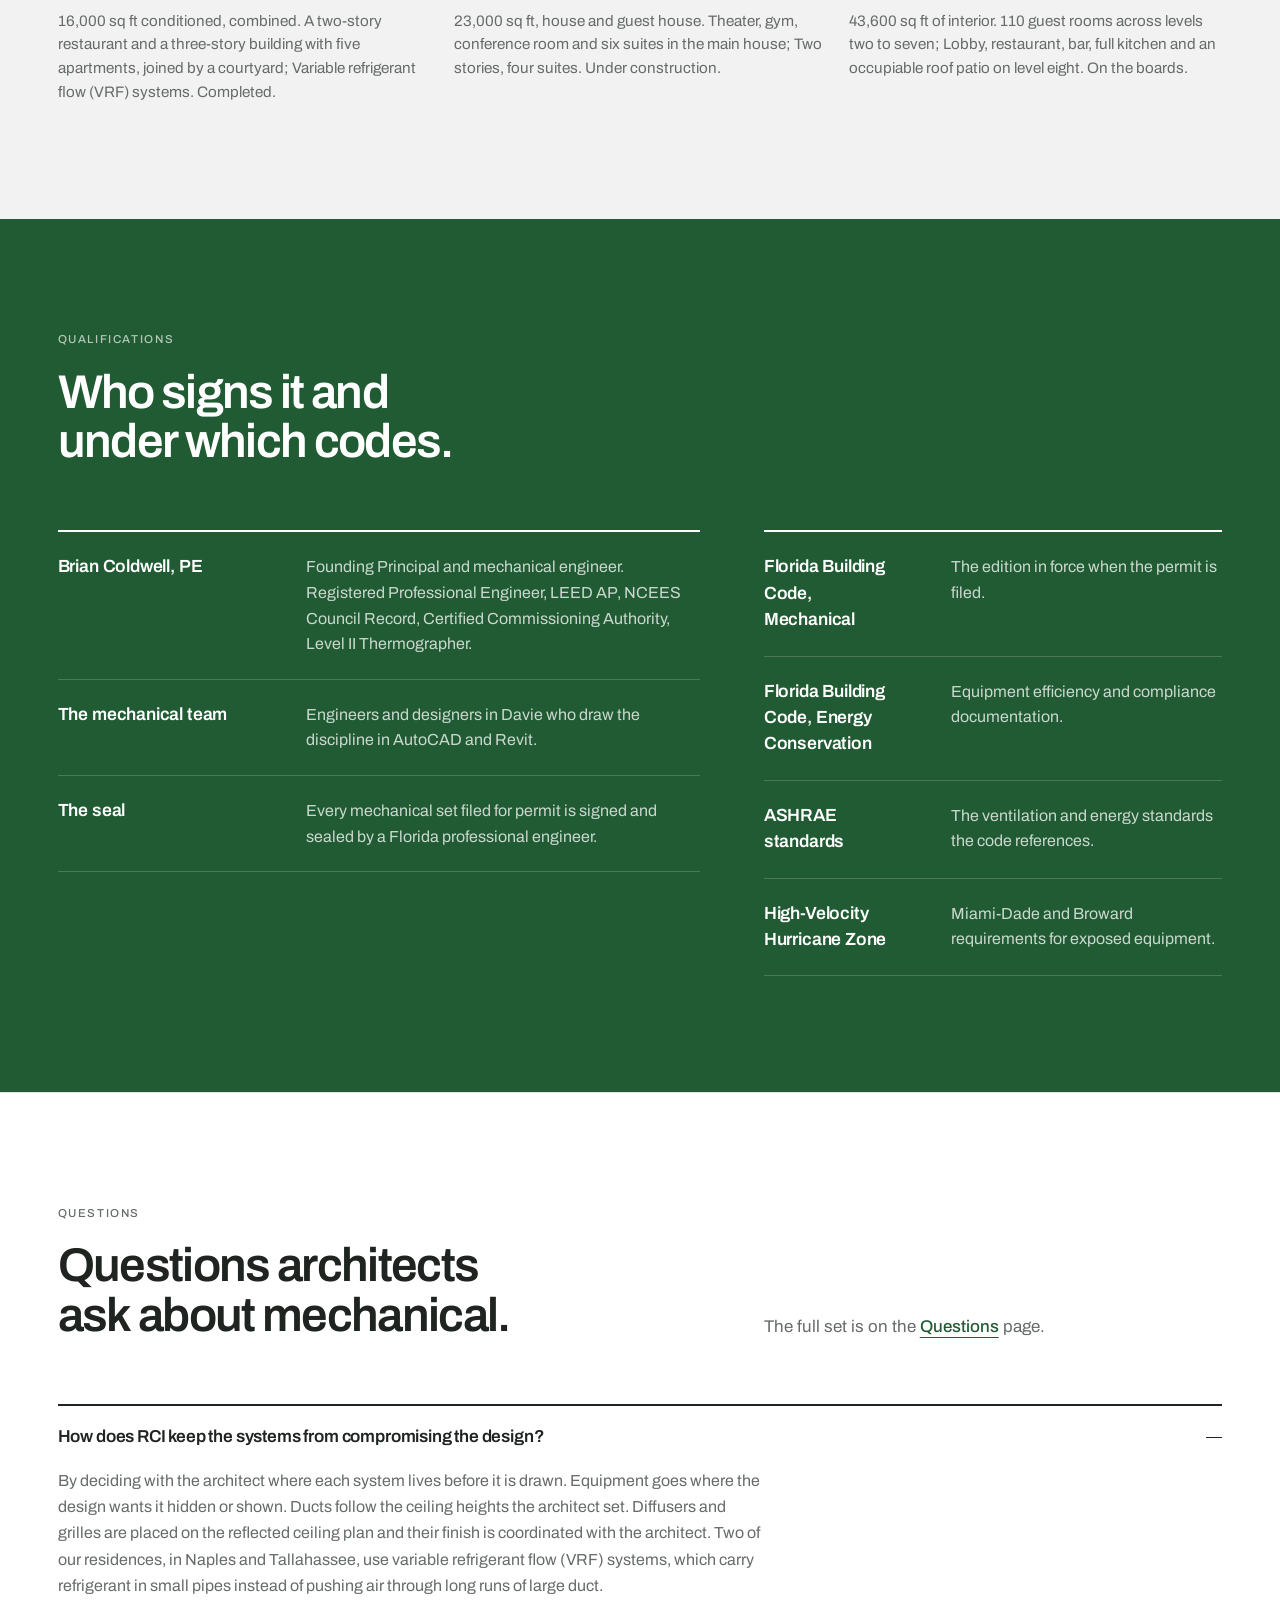
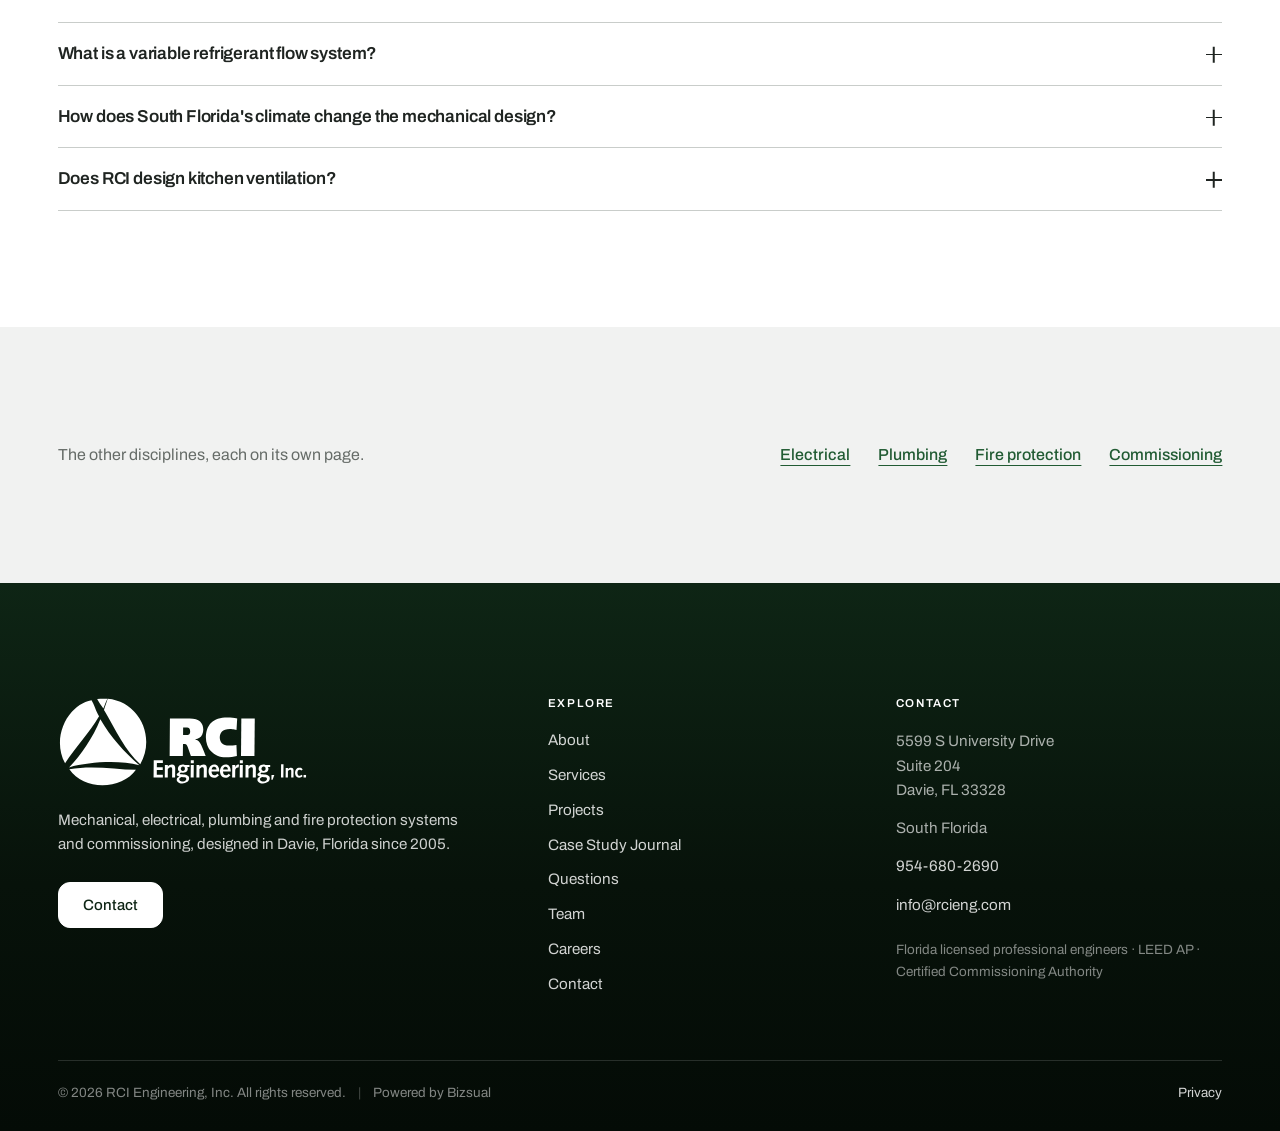
<file: mechanical.html>
<!doctype html>
<html lang="en">
<head>
<meta charset="utf-8">
<meta name="viewport" content="width=device-width,initial-scale=1,viewport-fit=cover">
<title>Mechanical · RCI Engineering, Inc.</title>
<meta name="description" content="Mechanical engineering design sizes and routes the systems that cool, heat, ventilate and dehumidify a building, from the equipment on the roof to the diffuser in the ceiling.">
<meta name="robots" content="noindex,nofollow">
<link rel="canonical" href="https://rcieng.com/mechanical.html">
<link rel="icon" href="assets/logo/logorcimark.svg" type="image/svg+xml">
<link rel="preconnect" href="https://fonts.googleapis.com"><link rel="preconnect" href="https://fonts.gstatic.com" crossorigin><link rel="stylesheet" href="https://fonts.googleapis.com/css2?family=Archivo:wdth,wght@62..125,100..900&family=Newsreader:ital,opsz,wght@0,6..72,400;0,6..72,500;1,6..72,400&display=swap">
<link rel="stylesheet" href="site.css">

<script type="application/ld+json">{"@context": "https://schema.org", "@graph": [{"@type": "ProfessionalService", "@id": "https://rcieng.com/#org", "name": "RCI Engineering, Inc.", "url": "https://rcieng.com/", "telephone": "+1-954-680-2690", "email": "info@rcieng.com", "foundingDate": "2005", "description": "Mechanical, electrical, plumbing and fire protection consulting engineering firm in Davie, Florida, with commissioning.", "address": {"@type": "PostalAddress", "streetAddress": "5599 S University Drive, Suite 204", "addressLocality": "Davie", "addressRegion": "FL", "postalCode": "33328", "addressCountry": "US"}, "areaServed": "South Florida", "founder": [{"@type": "Person", "name": "Oscar Sebelen"}, {"@type": "Person", "name": "Brian Coldwell"}]}, {"@type": "FAQPage", "mainEntity": [{"@type": "Question", "name": "How does RCI keep the systems from compromising the design?", "acceptedAnswer": {"@type": "Answer", "text": "By deciding with the architect where each system lives before it is drawn. Equipment goes where the design wants it hidden or shown. Ducts follow the ceiling heights the architect set. Diffusers and grilles are placed on the reflected ceiling plan and their finish is coordinated with the architect. Two of our residences, in Naples and Tallahassee, use variable refrigerant flow (VRF) systems, which carry refrigerant in small pipes instead of pushing air through long runs of large duct."}}, {"@type": "Question", "name": "What is a variable refrigerant flow system?", "acceptedAnswer": {"@type": "Answer", "text": "A VRF system moves refrigerant from one outdoor unit to several indoor units through small pipes. Each indoor unit cools or heats its own zone. It needs far less duct than a conventional system, which is why we use it in residences where ceiling space and quiet matter, as in Naples and Tallahassee and in the Carriage House restaurant and apartments in Palm Beach."}}, {"@type": "Question", "name": "How does South Florida's climate change the mechanical design?", "acceptedAnswer": {"@type": "Answer", "text": "Humidity. A coastal building needs dehumidification as much as cooling, so outdoor air is treated before it enters and equipment is sized for latent load, not only temperature. In Miami-Dade and Broward counties, the High-Velocity Hurricane Zone adds requirements for rooftop equipment, curbs and attachments exposed to wind."}}, {"@type": "Question", "name": "Does RCI design kitchen ventilation?", "acceptedAnswer": {"@type": "Answer", "text": "Yes. Kitchen hoods, exhaust and make-up air are part of the mechanical scope on our restaurant projects, from a 3,275 sq ft marina kitchen in Stuart to a food hall in Miami with 12 or more restaurants and a bar."}}]}]}</script>
</head>
<body>
<nav class="bar" aria-label="Main"><div class="row"><a class="mark" href="index.html" aria-label="RCI Engineering, Inc. home"><img src="assets/logo/logorcimark.svg" alt="" width="20" height="20"></a><span class="links"><a href="about.html">About</a><a href="services.html">Services</a><a href="projects.html" class="keep">Projects</a><a href="team.html">Team</a><a href="careers.html">Careers</a></span><a href="contact.html" class="navbtn keep">Contact</a></div></nav>
<main class="site">
<!-- REVIEW NOTE (travels with this page; nothing here is sent to RCI as a question)
"Smoke control", "ventilation and indoor air" and "controls" come from the old site's own scope; projects behind them are not named because none is documented. RCI confirms.
Humidity paragraph describes South Florida practice, not a specific RCI document. Our engineers confirm the wording.
Kitchen exhaust tied to the Citadel food hall and the Stuart marina kitchen because both are MEP or MEPF scope in the portfolios; the specific hood scope is our to confirm.
-->

<section class="sheet hero" id="top"><canvas class="hero-bg" data-model="mechanical" aria-hidden="true"></canvas><div class="wrap hero-grid"><div class="hero-copy"><p class="tag">Services · Mechanical</p><h1 class="wh">Heating, ventilation, air conditioning and <span>smoke control</span>.</h1><p class="lede">Mechanical engineering design sizes and routes the systems that cool, heat, ventilate and dehumidify a building, from the equipment on the roof to the diffuser in the ceiling.</p></div><dl class="tb tb3"><div><dt>Discipline</dt><dd>Mechanical</dd></div><div><dt>Signed by</dt><dd>Brian Coldwell, PE</dd></div><div><dt>Credential</dt><dd>LEED Accredited Professional</dd></div><div><dt>Systems</dt><dd>Heating, ventilation, air conditioning and controls</dd></div><div><dt>Codes</dt><dd>Florida Building Code, Mechanical and Energy Conservation</dd></div><div><dt>Coordinated with</dt><dd>Electrical, plumbing and fire protection, in one office</dd></div><div><dt>Delivery</dt><dd>AutoCAD and Revit</dd></div><div><dt>Office</dt><dd>Davie, Florida</dd></div><div><dt>On the record</dt><dd>Residences, retail, restaurants, offices, hotels and apartments</dd></div></dl></div></section><section class="sheet  " id="what"><div class="wrap"><div class="cols"><div><p class="tag">What it is</p><h2 class="wh">Mechanical design is the air a building breathes.</h2></div><div class="rise"><p class="body">Mechanical engineering design covers the systems that heat, cool, ventilate and dehumidify a building and move smoke out of it in a fire: air handling units, condensing units and heat pumps, variable refrigerant flow systems, rooftop units, ductwork, diffusers and grilles, kitchen exhaust and make-up air, controls and the load calculations that size all of it.</p><p class="body">Architects and developers rely on it for homes, retail stores, restaurants, offices, medical buildings, hotels and apartment buildings. Contractors work from the mechanical sheets and the schedules on them. In South Florida the discipline also carries the humidity of a coastal climate and the wind requirements of the High-Velocity Hurricane Zone.</p></div></div></div></section><section class="sheet band-2 " id="when"><div class="wrap"><div class="sheet-head"><div><p class="tag">When we enter</p><h2 class="wh">As early as the drawings allow.</h2></div><p class="intro">What we need to see to start and what gets decided first.</p></div><ul class="index"><li class="rise"><span class="k">Floor plans and reflected ceiling plans</span><p class="v">Where the ceilings drop, where they stay high and where a diffuser can and cannot go.</p></li><li class="rise"><span class="k">Sections and elevations</span><p class="v">The depth above the ceiling, the roof and the places equipment can be screened.</p></li><li class="rise"><span class="k">The program</span><p class="v">Occupancy, kitchens, gyms, theaters, server rooms and any space with its own comfort or exhaust need.</p></li><li class="rise"><span class="k">The site and roof plan</span><p class="v">Where condensing units, rooftop units and outdoor air can sit and how service reaches them.</p></li><li class="rise"><span class="k">The owner's requirements</span><p class="v">Comfort, noise, brand of equipment, energy targets and what the budget allows.</p></li></ul></div></section><section class="sheet band-wash " id="designs"><div class="wrap"><div class="sheet-head"><div><p class="tag">What we design</p><h2 class="wh">The systems, named, with the projects behind them.</h2></div></div><ul class="index"><li class="rise"><span class="k">Load calculations and system selection</span><p class="v">Cooling and heating loads for each space, then the system that fits the architecture, the budget and the schedule, chosen at the basis of design.</p></li><li class="rise"><span class="k">Variable refrigerant flow</span><p class="v">Refrigerant in small pipes instead of long runs of large duct. Residences in Naples and Tallahassee and the Carriage House restaurant and apartments in Palm Beach.</p></li><li class="rise"><span class="k">Split, packaged and rooftop systems</span><p class="v">From a single condensing unit behind a house to the equipment on a 93,330 sq ft office headquarters with a six-level garage in Hialeah.</p></li><li class="rise"><span class="k">Ductwork, diffusers and grilles</span><p class="v">Sized, routed and coordinated with the reflected ceiling plan. On an apartment renovation in Miami Beach, linear slot diffusers with their borders and colors set with the architect.</p></li><li class="rise"><span class="k">Kitchen exhaust and make-up air</span><p class="v">Hoods, exhaust and the air that replaces it. A food hall in Miami with 12 or more restaurants and a bar, a marina kitchen in Stuart, restaurants from Miami Beach to West Palm Beach.</p></li><li class="rise"><span class="k">Ventilation and indoor air</span><p class="v">Outdoor air for each occupancy, with the dehumidification a coastal climate needs.</p></li><li class="rise"><span class="k">Smoke control</span><p class="v">Where the building and its occupancy require it, designed with the fire protection scope.</p></li><li class="rise"><span class="k">Energy conservation</span><p class="v">Equipment efficiency and the compliance forms the permit requires under the Florida Building Code, Energy Conservation.</p></li><li class="rise"><span class="k">Existing buildings</span><p class="v">Systems redesigned inside a building that already stands: a 110-room hotel from 1939 in Miami Beach.</p></li><li class="rise"><span class="k">Controls</span><p class="v">Thermostats, sensors and the sequences that run the equipment, coordinated with the electrical scope.</p></li></ul></div></section><section class="sheet dark " id="receive"><div class="wrap"><div class="sheet-head"><div><p class="tag">What you receive</p><h2 class="wh">The deliverables.</h2></div><p class="intro">What arrives at permit and what follows during construction.</p></div><ul class="index"><li class="rise"><span class="k">Mechanical floor plans</span><p class="v">Equipment, duct routes, diffusers and grilles on the architect's background, with an HVAC legend and an air distribution table.</p></li><li class="rise"><span class="k">Schedules</span><p class="v">Equipment, diffusers and grilles, with capacities the contractor orders from.</p></li><li class="rise"><span class="k">Details</span><p class="v">Supports, curbs, penetrations and the HVHZ attachments where they apply.</p></li><li class="rise"><span class="k">Key notes</span><p class="v">What to coordinate, with whom and under which code section.</p></li><li class="rise"><span class="k">Calculations</span><p class="v">Loads and the energy compliance forms the permit needs.</p></li><li class="rise"><span class="k">Construction administration</span><p class="v">Answers to requests for information and submittal reviews, often within 48 hours.</p></li></ul></div></section><section class="sheet  " id="prevents"><div class="wrap"><div class="cols"><div><p class="tag">What it prevents</p><h2 class="wh">Ducts that fit the ceiling the architect drew.</h2></div><div class="rise"><p class="body">A mechanical set coordinated early keeps a list of things from happening on site: a duct that does not fit the ceiling cavity, a rooftop unit the architect never planned room for, a diffuser layout fighting the reflected ceiling plan, a kitchen hood without the make-up air it needs, equipment exposed to wind without the attachments the High-Velocity Hurricane Zone requires.</p><p class="body">Each of those costs less on paper than in the field. That is why we ask for the drawings as early as schematic design.</p></div></div></div></section><section class="sheet band-2 " id="projects"><div class="wrap"><div class="sheet-head"><div><p class="tag">On the record</p><h2 class="wh">Projects that show it.</h2></div><div class="right"><a class="btn line" href="projects.html">Projects</a></div></div><ul class="proof"><li class="rise"><p class="meta"><b>Commercial</b> · Palm Beach</p><h3>Carriage House</h3><p>16,000 sq ft conditioned, combined. A two-story restaurant and a three-story building with five apartments, joined by a courtyard; Variable refrigerant flow (VRF) systems. Completed.</p></li><li class="rise"><p class="meta"><b>High-end Residential</b> · Tallahassee</p><h3>Residence with guest house</h3><p>23,000 sq ft, house and guest house. Theater, gym, conference room and six suites in the main house; Two stories, four suites. Under construction.</p></li><li class="rise"><p class="meta"><b>Commercial</b> · Miami Beach</p><h3>Historic hotel renovation</h3><p>43,600 sq ft of interior. 110 guest rooms across levels two to seven; Lobby, restaurant, bar, full kitchen and an occupiable roof patio on level eight. On the boards.</p></li></ul></div></section><section class="sheet green " id="quals"><div class="wrap"><div class="sheet-head"><div><p class="tag">Qualifications</p><h2 class="wh">Who signs it and under which codes.</h2></div></div><div class="cols"><div><ul class="index"><li class="rise"><span class="k">Brian Coldwell, PE</span><p class="v">Founding Principal and mechanical engineer. Registered Professional Engineer, LEED AP, NCEES Council Record, Certified Commissioning Authority, Level II Thermographer.</p></li><li class="rise"><span class="k">The mechanical team</span><p class="v">Engineers and designers in Davie who draw the discipline in AutoCAD and Revit.</p></li><li class="rise"><span class="k">The seal</span><p class="v">Every mechanical set filed for permit is signed and sealed by a Florida professional engineer.</p></li></ul></div><div><ul class="index"><li class="rise"><span class="k">Florida Building Code, Mechanical</span><p class="v">The edition in force when the permit is filed.</p></li><li class="rise"><span class="k">Florida Building Code, Energy Conservation</span><p class="v">Equipment efficiency and compliance documentation.</p></li><li class="rise"><span class="k">ASHRAE standards</span><p class="v">The ventilation and energy standards the code references.</p></li><li class="rise"><span class="k">High-Velocity Hurricane Zone</span><p class="v">Miami-Dade and Broward requirements for exposed equipment.</p></li></ul></div></div></div></section><section class="sheet  " id="questions"><div class="wrap"><div class="sheet-head"><div><p class="tag">Questions</p><h2 class="wh">Questions architects ask about mechanical.</h2></div><div class="right"><p class="intro">The full set is on the <a class="link" href="faq.html">Questions</a> page.</p></div></div><div class="qa"><details open><summary>How does RCI keep the systems from compromising the design?<span class="pm"></span></summary><p class="a">By deciding with the architect where each system lives before it is drawn. Equipment goes where the design wants it hidden or shown. Ducts follow the ceiling heights the architect set. Diffusers and grilles are placed on the reflected ceiling plan and their finish is coordinated with the architect. Two of our residences, in Naples and Tallahassee, use variable refrigerant flow (VRF) systems, which carry refrigerant in small pipes instead of pushing air through long runs of large duct.</p></details><details><summary>What is a variable refrigerant flow system?<span class="pm"></span></summary><p class="a">A VRF system moves refrigerant from one outdoor unit to several indoor units through small pipes. Each indoor unit cools or heats its own zone. It needs far less duct than a conventional system, which is why we use it in residences where ceiling space and quiet matter, as in Naples and Tallahassee and in the Carriage House restaurant and apartments in Palm Beach.</p></details><details><summary>How does South Florida's climate change the mechanical design?<span class="pm"></span></summary><p class="a">Humidity. A coastal building needs dehumidification as much as cooling, so outdoor air is treated before it enters and equipment is sized for latent load, not only temperature. In Miami-Dade and Broward counties, the High-Velocity Hurricane Zone adds requirements for rooftop equipment, curbs and attachments exposed to wind.</p></details><details><summary>Does RCI design kitchen ventilation?<span class="pm"></span></summary><p class="a">Yes. Kitchen hoods, exhaust and make-up air are part of the mechanical scope on our restaurant projects, from a 3,275 sq ft marina kitchen in Stuart to a food hall in Miami with 12 or more restaurants and a bar.</p></details></div></div></section><section class="sheet band-2 " id="more"><div class="wrap"><div class="strip"><p>The other disciplines, each on its own page.</p><ul style="list-style:none;margin:0;padding:0;display:flex;flex-wrap:wrap;gap:10px 28px"><li><a class="link" href="electrical.html">Electrical</a></li><li><a class="link" href="plumbing.html">Plumbing</a></li><li><a class="link" href="fire-protection.html">Fire protection</a></li><li><a class="link" href="commissioning.html">Commissioning</a></li></ul></div></div></section>
</main>
<div class="end"><footer class="foot" id="footer">
  <div class="wrap">
    <div class="foot-grid">
      <div>
        <div class="flogo"><img src="assets/logo/logorcifullwhite.svg" alt="RCI Engineering, Inc." width="250" height="88"></div>
        <p class="tagline">Mechanical, electrical, plumbing and fire protection systems and commissioning, designed in Davie, Florida since 2005.</p>
        <a class="btn fill" href="contact.html">Contact</a>
      </div>
      <nav aria-label="Footer">
        <h4>Explore</h4>
        <ul><li><a href="about.html">About</a></li><li><a href="services.html">Services</a></li><li><a href="projects.html">Projects</a></li><li><a href="journal.html">Case Study Journal</a></li><li><a href="faq.html">Questions</a></li><li><a href="team.html">Team</a></li><li><a href="careers.html">Careers</a></li><li><a href="contact.html">Contact</a></li></ul>
      </nav>
      <div>
        <h4>Contact</h4>
        <p>5599 S University Drive<br>Suite 204<br>Davie, FL 33328</p>
        <p>South Florida</p>
        <p><a href="tel:+19546802690">954-680-2690</a></p>
        <p><a href="mailto:info@rcieng.com">info@rcieng.com</a></p>
        <p class="cred">Florida licensed professional engineers · LEED AP · Certified Commissioning Authority</p>
      </div>
    </div>
    <div class="foot-bottom">
      <span>© 2026 RCI Engineering, Inc. All rights reserved.<span class="sep">|</span>Powered by Bizsual</span>
      <a href="privacy.html">Privacy</a>
    </div>
  </div>
</footer></div>
<script src="site.js" defer></script>
</body>
</html>
</file>
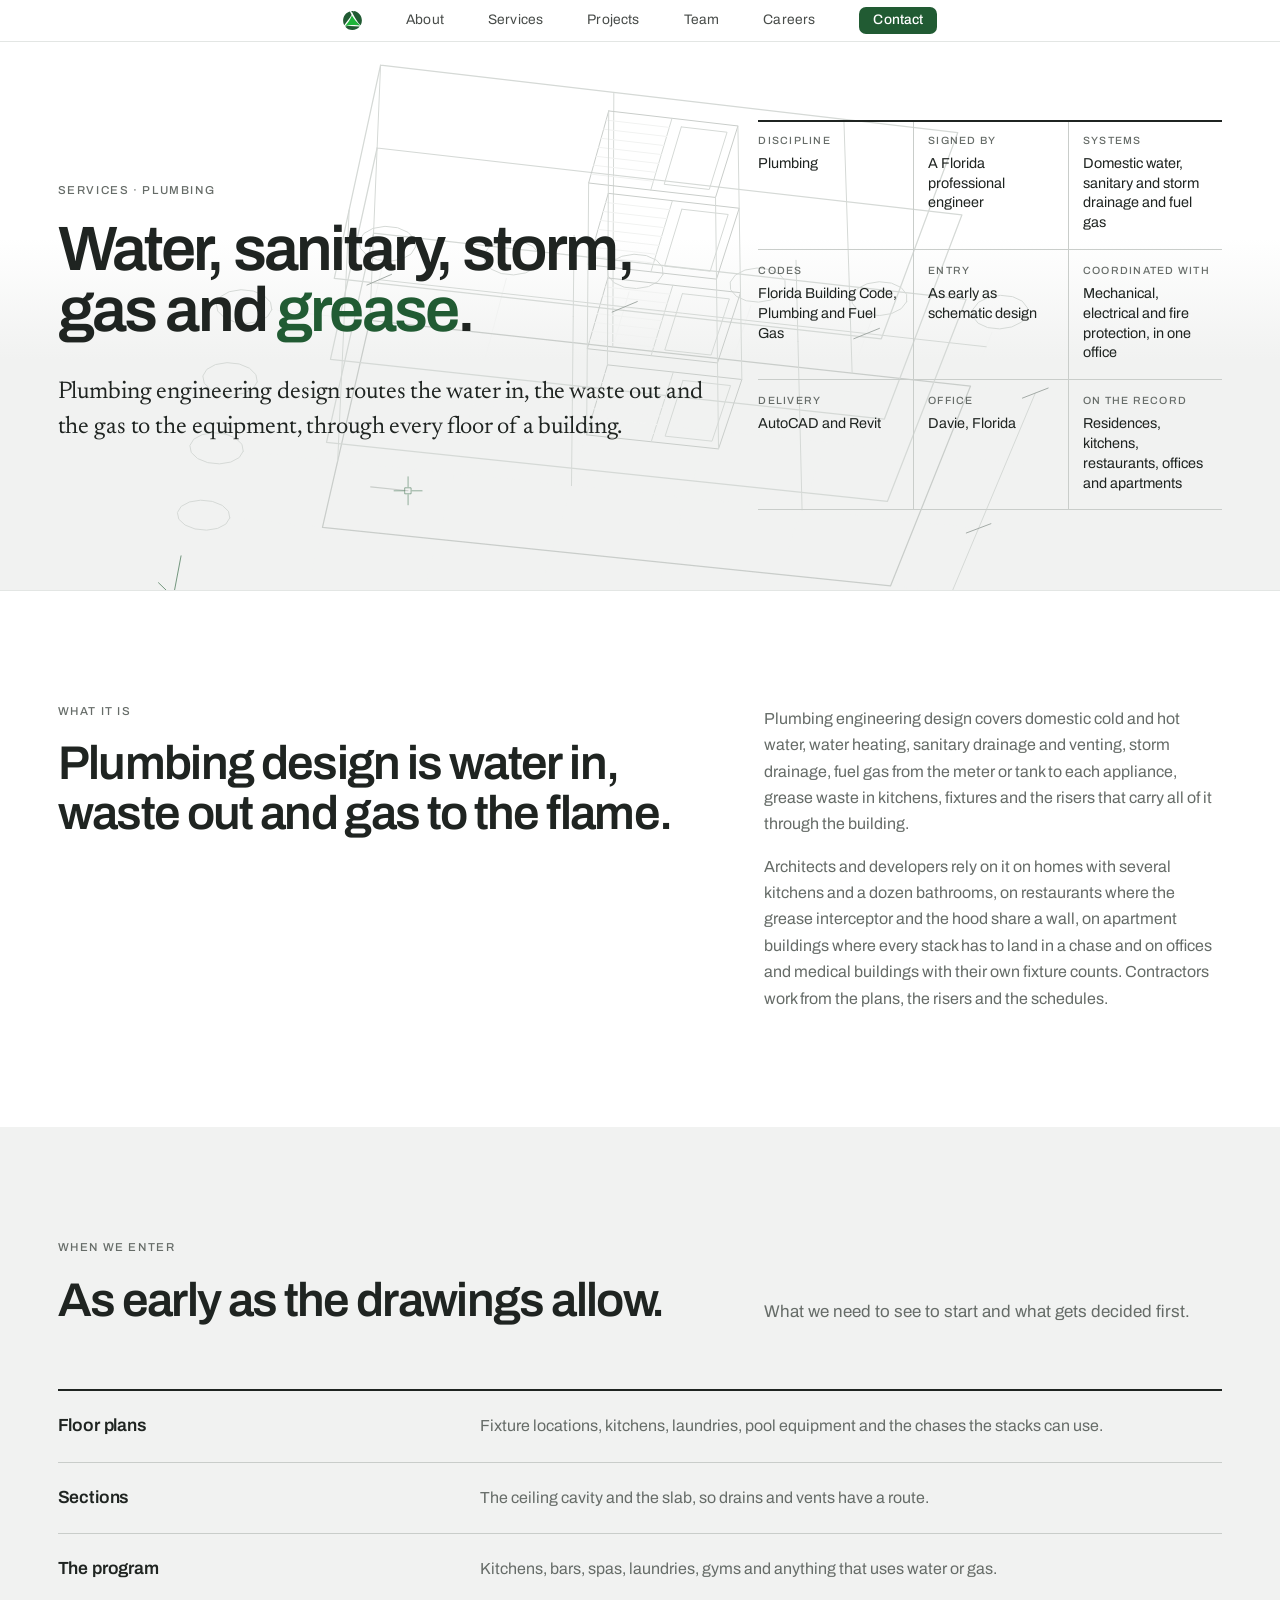
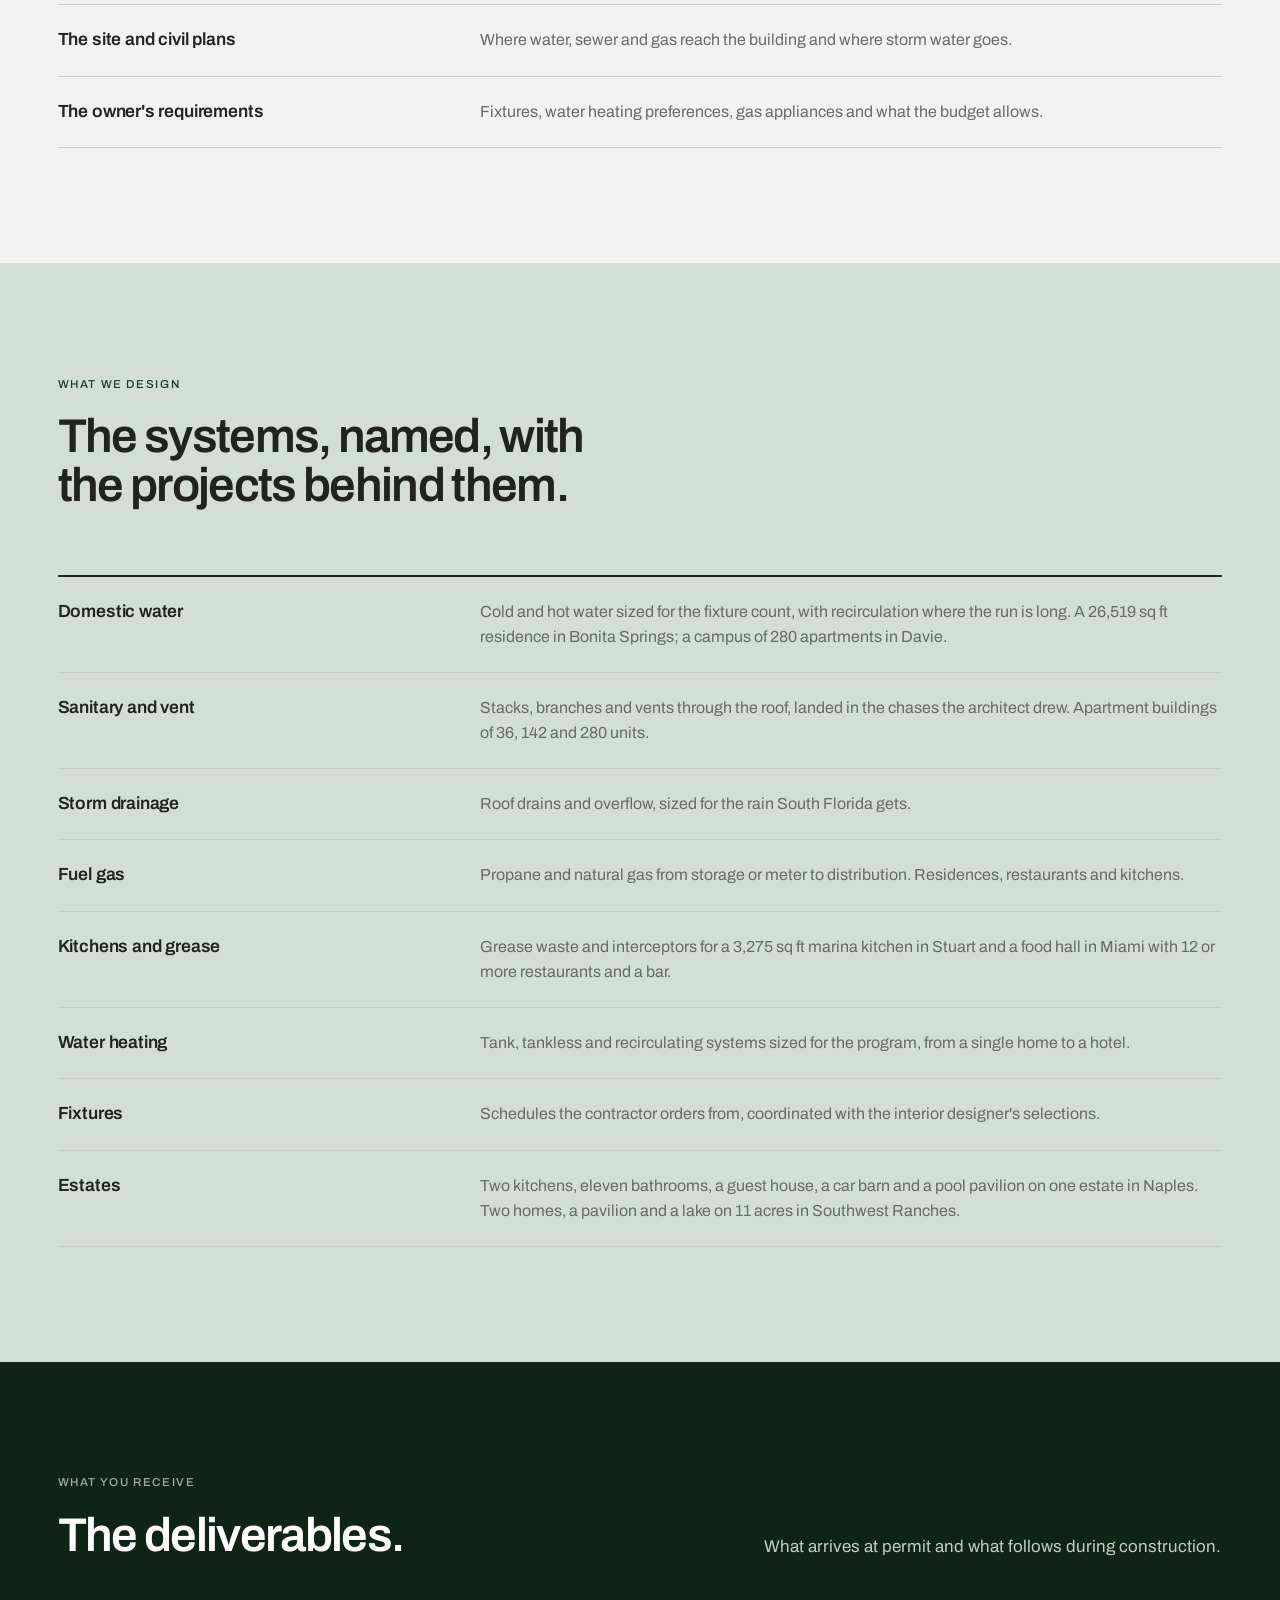
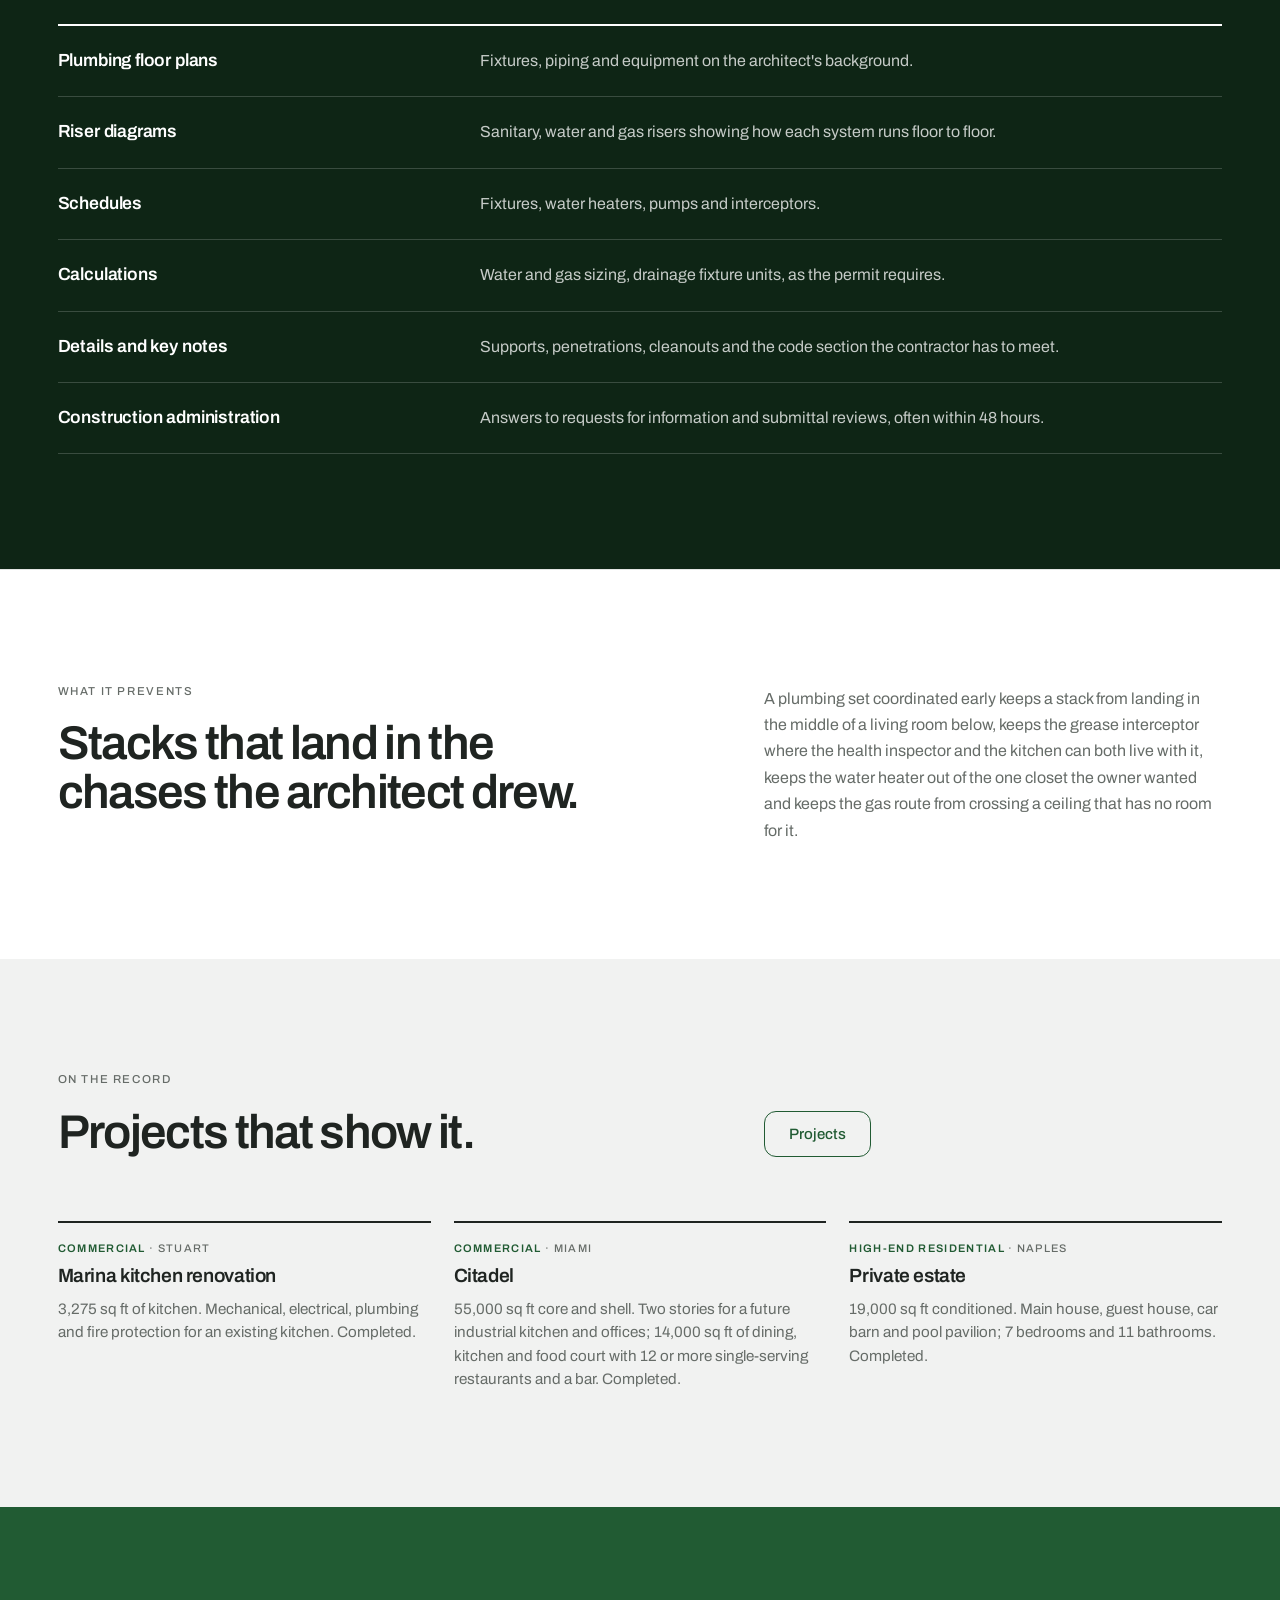
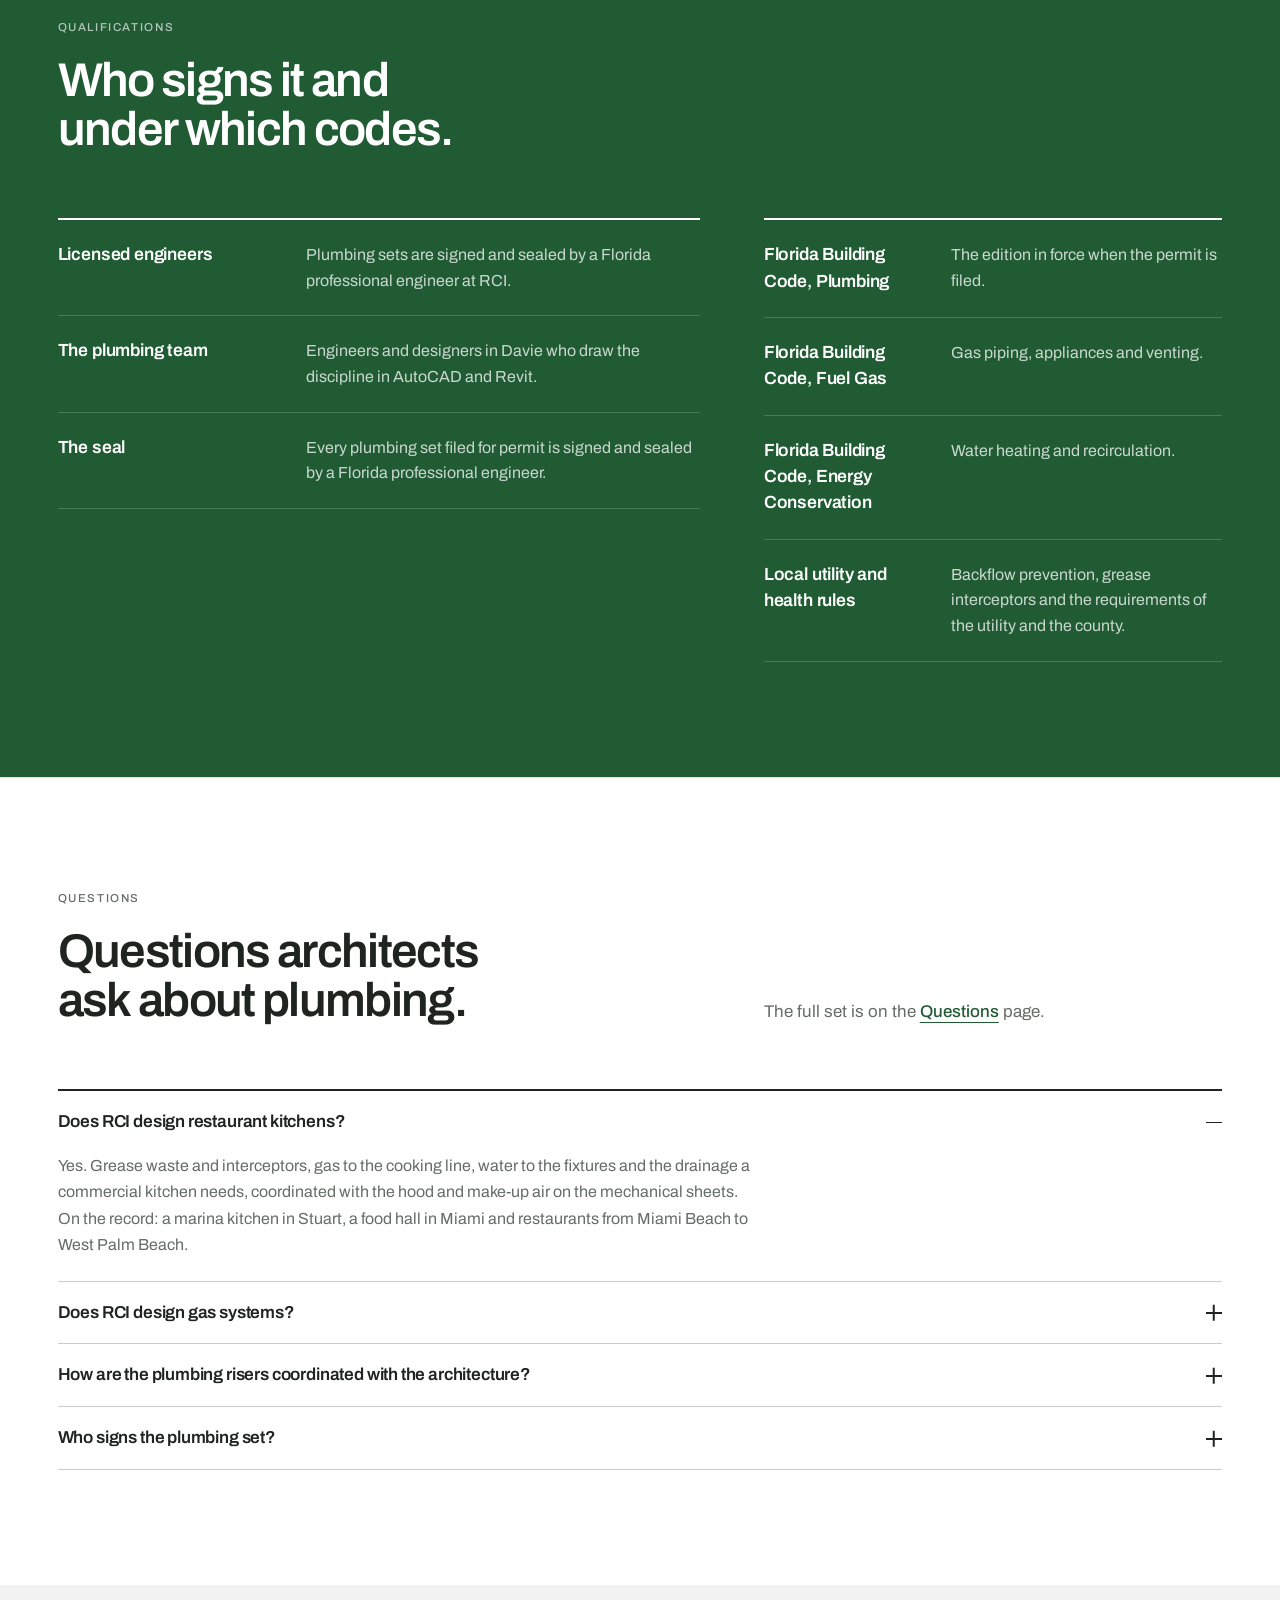
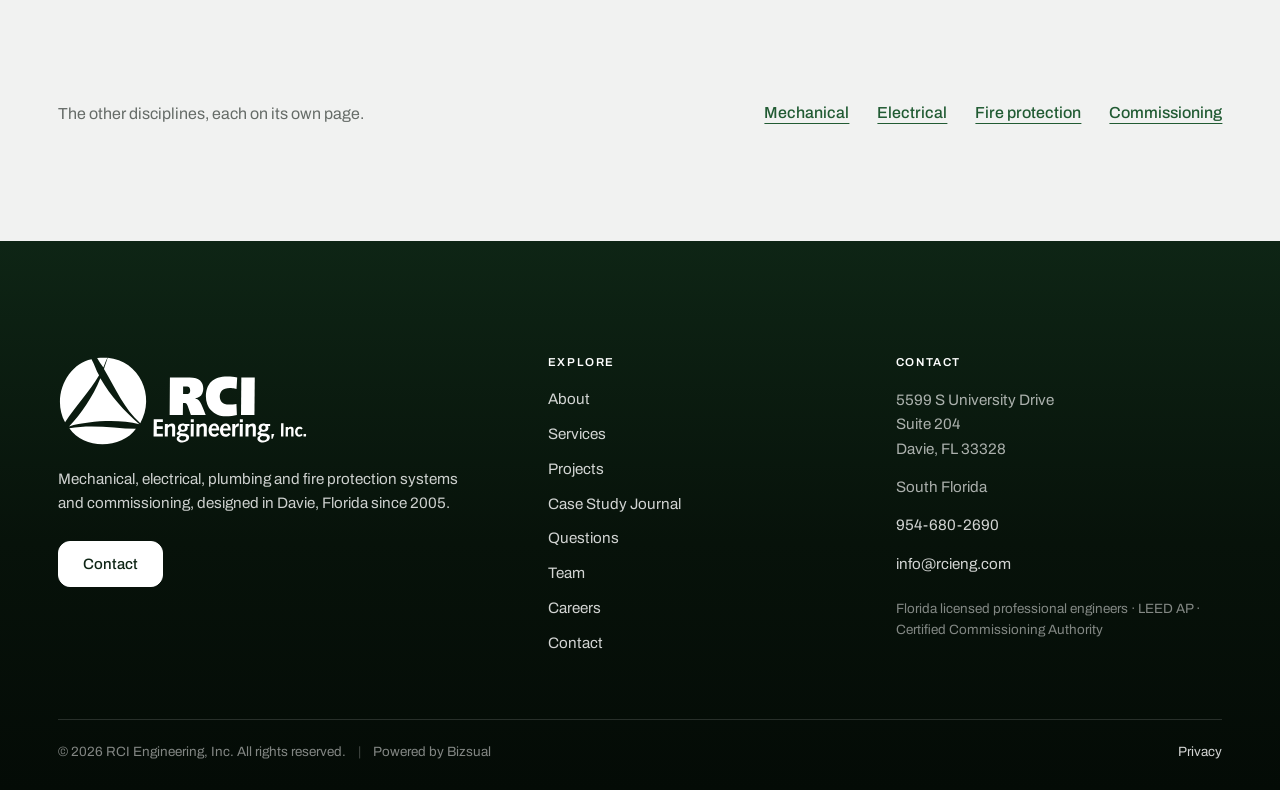
<file: plumbing.html>
<!doctype html>
<html lang="en">
<head>
<meta charset="utf-8">
<meta name="viewport" content="width=device-width,initial-scale=1,viewport-fit=cover">
<title>Plumbing · RCI Engineering, Inc.</title>
<meta name="description" content="Plumbing engineering design routes the water in, the waste out and the gas to the equipment, through every floor of a building.">
<meta name="robots" content="noindex,nofollow">
<link rel="canonical" href="https://rcieng.com/plumbing.html">
<link rel="icon" href="assets/logo/logorcimark.svg" type="image/svg+xml">
<link rel="preconnect" href="https://fonts.googleapis.com"><link rel="preconnect" href="https://fonts.gstatic.com" crossorigin><link rel="stylesheet" href="https://fonts.googleapis.com/css2?family=Archivo:wdth,wght@62..125,100..900&family=Newsreader:ital,opsz,wght@0,6..72,400;0,6..72,500;1,6..72,400&display=swap">
<link rel="stylesheet" href="site.css">

<script type="application/ld+json">{"@context": "https://schema.org", "@graph": [{"@type": "ProfessionalService", "@id": "https://rcieng.com/#org", "name": "RCI Engineering, Inc.", "url": "https://rcieng.com/", "telephone": "+1-954-680-2690", "email": "info@rcieng.com", "foundingDate": "2005", "description": "Mechanical, electrical, plumbing and fire protection consulting engineering firm in Davie, Florida, with commissioning.", "address": {"@type": "PostalAddress", "streetAddress": "5599 S University Drive, Suite 204", "addressLocality": "Davie", "addressRegion": "FL", "postalCode": "33328", "addressCountry": "US"}, "areaServed": "South Florida", "founder": [{"@type": "Person", "name": "Oscar Sebelen"}, {"@type": "Person", "name": "Brian Coldwell"}]}, {"@type": "FAQPage", "mainEntity": [{"@type": "Question", "name": "Does RCI design restaurant kitchens?", "acceptedAnswer": {"@type": "Answer", "text": "Yes. Grease waste and interceptors, gas to the cooking line, water to the fixtures and the drainage a commercial kitchen needs, coordinated with the hood and make-up air on the mechanical sheets. On the record: a marina kitchen in Stuart, a food hall in Miami and restaurants from Miami Beach to West Palm Beach."}}, {"@type": "Question", "name": "Does RCI design gas systems?", "acceptedAnswer": {"@type": "Answer", "text": "Yes. Propane and natural gas from storage or meter to each appliance, in residences, restaurants and apartment buildings, under the Florida Building Code, Fuel Gas."}}, {"@type": "Question", "name": "How are the plumbing risers coordinated with the architecture?", "acceptedAnswer": {"@type": "Answer", "text": "The stacks are placed in the chases the architect drew and checked floor by floor so that a bathroom above does not drain through a kitchen below. Sections show whether the slab and the ceiling cavity have room for the slopes the code requires."}}, {"@type": "Question", "name": "Who signs the plumbing set?", "acceptedAnswer": {"@type": "Answer", "text": "A Florida professional engineer at RCI. Every set filed for permit is signed and sealed."}}]}]}</script>
</head>
<body>
<nav class="bar" aria-label="Main"><div class="row"><a class="mark" href="index.html" aria-label="RCI Engineering, Inc. home"><img src="assets/logo/logorcimark.svg" alt="" width="20" height="20"></a><span class="links"><a href="about.html">About</a><a href="services.html">Services</a><a href="projects.html" class="keep">Projects</a><a href="team.html">Team</a><a href="careers.html">Careers</a></span><a href="contact.html" class="navbtn keep">Contact</a></div></nav>
<main class="site">
<!-- REVIEW NOTE (travels with this page; nothing here is sent to RCI as a question)
Which engineer seals plumbing sets is not stated in our documents; the page says "a Florida professional engineer". RCI names the engineer.
Grease interceptor scope on the marina kitchen and the food hall is inferred from MEPF and MEP scope on restaurant projects; RCI confirms.
-->

<section class="sheet hero" id="top"><canvas class="hero-bg" data-model="plumbing" aria-hidden="true"></canvas><div class="wrap hero-grid"><div class="hero-copy"><p class="tag">Services · Plumbing</p><h1 class="wh">Water, sanitary, storm, gas and <span>grease</span>.</h1><p class="lede">Plumbing engineering design routes the water in, the waste out and the gas to the equipment, through every floor of a building.</p></div><dl class="tb tb3"><div><dt>Discipline</dt><dd>Plumbing</dd></div><div><dt>Signed by</dt><dd>A Florida professional engineer</dd></div><div><dt>Systems</dt><dd>Domestic water, sanitary and storm drainage and fuel gas</dd></div><div><dt>Codes</dt><dd>Florida Building Code, Plumbing and Fuel Gas</dd></div><div><dt>Entry</dt><dd>As early as schematic design</dd></div><div><dt>Coordinated with</dt><dd>Mechanical, electrical and fire protection, in one office</dd></div><div><dt>Delivery</dt><dd>AutoCAD and Revit</dd></div><div><dt>Office</dt><dd>Davie, Florida</dd></div><div><dt>On the record</dt><dd>Residences, kitchens, restaurants, offices and apartments</dd></div></dl></div></section><section class="sheet  " id="what"><div class="wrap"><div class="cols"><div><p class="tag">What it is</p><h2 class="wh">Plumbing design is water in, waste out and gas to the flame.</h2></div><div class="rise"><p class="body">Plumbing engineering design covers domestic cold and hot water, water heating, sanitary drainage and venting, storm drainage, fuel gas from the meter or tank to each appliance, grease waste in kitchens, fixtures and the risers that carry all of it through the building.</p><p class="body">Architects and developers rely on it on homes with several kitchens and a dozen bathrooms, on restaurants where the grease interceptor and the hood share a wall, on apartment buildings where every stack has to land in a chase and on offices and medical buildings with their own fixture counts. Contractors work from the plans, the risers and the schedules.</p></div></div></div></section><section class="sheet band-2 " id="when"><div class="wrap"><div class="sheet-head"><div><p class="tag">When we enter</p><h2 class="wh">As early as the drawings allow.</h2></div><p class="intro">What we need to see to start and what gets decided first.</p></div><ul class="index"><li class="rise"><span class="k">Floor plans</span><p class="v">Fixture locations, kitchens, laundries, pool equipment and the chases the stacks can use.</p></li><li class="rise"><span class="k">Sections</span><p class="v">The ceiling cavity and the slab, so drains and vents have a route.</p></li><li class="rise"><span class="k">The program</span><p class="v">Kitchens, bars, spas, laundries, gyms and anything that uses water or gas.</p></li><li class="rise"><span class="k">The site and civil plans</span><p class="v">Where water, sewer and gas reach the building and where storm water goes.</p></li><li class="rise"><span class="k">The owner's requirements</span><p class="v">Fixtures, water heating preferences, gas appliances and what the budget allows.</p></li></ul></div></section><section class="sheet band-wash " id="designs"><div class="wrap"><div class="sheet-head"><div><p class="tag">What we design</p><h2 class="wh">The systems, named, with the projects behind them.</h2></div></div><ul class="index"><li class="rise"><span class="k">Domestic water</span><p class="v">Cold and hot water sized for the fixture count, with recirculation where the run is long. A 26,519 sq ft residence in Bonita Springs; a campus of 280 apartments in Davie.</p></li><li class="rise"><span class="k">Sanitary and vent</span><p class="v">Stacks, branches and vents through the roof, landed in the chases the architect drew. Apartment buildings of 36, 142 and 280 units.</p></li><li class="rise"><span class="k">Storm drainage</span><p class="v">Roof drains and overflow, sized for the rain South Florida gets.</p></li><li class="rise"><span class="k">Fuel gas</span><p class="v">Propane and natural gas from storage or meter to distribution. Residences, restaurants and kitchens.</p></li><li class="rise"><span class="k">Kitchens and grease</span><p class="v">Grease waste and interceptors for a 3,275 sq ft marina kitchen in Stuart and a food hall in Miami with 12 or more restaurants and a bar.</p></li><li class="rise"><span class="k">Water heating</span><p class="v">Tank, tankless and recirculating systems sized for the program, from a single home to a hotel.</p></li><li class="rise"><span class="k">Fixtures</span><p class="v">Schedules the contractor orders from, coordinated with the interior designer's selections.</p></li><li class="rise"><span class="k">Estates</span><p class="v">Two kitchens, eleven bathrooms, a guest house, a car barn and a pool pavilion on one estate in Naples. Two homes, a pavilion and a lake on 11 acres in Southwest Ranches.</p></li></ul></div></section><section class="sheet dark " id="receive"><div class="wrap"><div class="sheet-head"><div><p class="tag">What you receive</p><h2 class="wh">The deliverables.</h2></div><p class="intro">What arrives at permit and what follows during construction.</p></div><ul class="index"><li class="rise"><span class="k">Plumbing floor plans</span><p class="v">Fixtures, piping and equipment on the architect's background.</p></li><li class="rise"><span class="k">Riser diagrams</span><p class="v">Sanitary, water and gas risers showing how each system runs floor to floor.</p></li><li class="rise"><span class="k">Schedules</span><p class="v">Fixtures, water heaters, pumps and interceptors.</p></li><li class="rise"><span class="k">Calculations</span><p class="v">Water and gas sizing, drainage fixture units, as the permit requires.</p></li><li class="rise"><span class="k">Details and key notes</span><p class="v">Supports, penetrations, cleanouts and the code section the contractor has to meet.</p></li><li class="rise"><span class="k">Construction administration</span><p class="v">Answers to requests for information and submittal reviews, often within 48 hours.</p></li></ul></div></section><section class="sheet  " id="prevents"><div class="wrap"><div class="cols"><div><p class="tag">What it prevents</p><h2 class="wh">Stacks that land in the chases the architect drew.</h2></div><div class="rise"><p class="body">A plumbing set coordinated early keeps a stack from landing in the middle of a living room below, keeps the grease interceptor where the health inspector and the kitchen can both live with it, keeps the water heater out of the one closet the owner wanted and keeps the gas route from crossing a ceiling that has no room for it.</p></div></div></div></section><section class="sheet band-2 " id="projects"><div class="wrap"><div class="sheet-head"><div><p class="tag">On the record</p><h2 class="wh">Projects that show it.</h2></div><div class="right"><a class="btn line" href="projects.html">Projects</a></div></div><ul class="proof"><li class="rise"><p class="meta"><b>Commercial</b> · Stuart</p><h3>Marina kitchen renovation</h3><p>3,275 sq ft of kitchen. Mechanical, electrical, plumbing and fire protection for an existing kitchen. Completed.</p></li><li class="rise"><p class="meta"><b>Commercial</b> · Miami</p><h3>Citadel</h3><p>55,000 sq ft core and shell. Two stories for a future industrial kitchen and offices; 14,000 sq ft of dining, kitchen and food court with 12 or more single-serving restaurants and a bar. Completed.</p></li><li class="rise"><p class="meta"><b>High-end Residential</b> · Naples</p><h3>Private estate</h3><p>19,000 sq ft conditioned. Main house, guest house, car barn and pool pavilion; 7 bedrooms and 11 bathrooms. Completed.</p></li></ul></div></section><section class="sheet green " id="quals"><div class="wrap"><div class="sheet-head"><div><p class="tag">Qualifications</p><h2 class="wh">Who signs it and under which codes.</h2></div></div><div class="cols"><div><ul class="index"><li class="rise"><span class="k">Licensed engineers</span><p class="v">Plumbing sets are signed and sealed by a Florida professional engineer at RCI.</p></li><li class="rise"><span class="k">The plumbing team</span><p class="v">Engineers and designers in Davie who draw the discipline in AutoCAD and Revit.</p></li><li class="rise"><span class="k">The seal</span><p class="v">Every plumbing set filed for permit is signed and sealed by a Florida professional engineer.</p></li></ul></div><div><ul class="index"><li class="rise"><span class="k">Florida Building Code, Plumbing</span><p class="v">The edition in force when the permit is filed.</p></li><li class="rise"><span class="k">Florida Building Code, Fuel Gas</span><p class="v">Gas piping, appliances and venting.</p></li><li class="rise"><span class="k">Florida Building Code, Energy Conservation</span><p class="v">Water heating and recirculation.</p></li><li class="rise"><span class="k">Local utility and health rules</span><p class="v">Backflow prevention, grease interceptors and the requirements of the utility and the county.</p></li></ul></div></div></div></section><section class="sheet  " id="questions"><div class="wrap"><div class="sheet-head"><div><p class="tag">Questions</p><h2 class="wh">Questions architects ask about plumbing.</h2></div><div class="right"><p class="intro">The full set is on the <a class="link" href="faq.html">Questions</a> page.</p></div></div><div class="qa"><details open><summary>Does RCI design restaurant kitchens?<span class="pm"></span></summary><p class="a">Yes. Grease waste and interceptors, gas to the cooking line, water to the fixtures and the drainage a commercial kitchen needs, coordinated with the hood and make-up air on the mechanical sheets. On the record: a marina kitchen in Stuart, a food hall in Miami and restaurants from Miami Beach to West Palm Beach.</p></details><details><summary>Does RCI design gas systems?<span class="pm"></span></summary><p class="a">Yes. Propane and natural gas from storage or meter to each appliance, in residences, restaurants and apartment buildings, under the Florida Building Code, Fuel Gas.</p></details><details><summary>How are the plumbing risers coordinated with the architecture?<span class="pm"></span></summary><p class="a">The stacks are placed in the chases the architect drew and checked floor by floor so that a bathroom above does not drain through a kitchen below. Sections show whether the slab and the ceiling cavity have room for the slopes the code requires.</p></details><details><summary>Who signs the plumbing set?<span class="pm"></span></summary><p class="a">A Florida professional engineer at RCI. Every set filed for permit is signed and sealed.</p></details></div></div></section><section class="sheet band-2 " id="more"><div class="wrap"><div class="strip"><p>The other disciplines, each on its own page.</p><ul style="list-style:none;margin:0;padding:0;display:flex;flex-wrap:wrap;gap:10px 28px"><li><a class="link" href="mechanical.html">Mechanical</a></li><li><a class="link" href="electrical.html">Electrical</a></li><li><a class="link" href="fire-protection.html">Fire protection</a></li><li><a class="link" href="commissioning.html">Commissioning</a></li></ul></div></div></section>
</main>
<div class="end"><footer class="foot" id="footer">
  <div class="wrap">
    <div class="foot-grid">
      <div>
        <div class="flogo"><img src="assets/logo/logorcifullwhite.svg" alt="RCI Engineering, Inc." width="250" height="88"></div>
        <p class="tagline">Mechanical, electrical, plumbing and fire protection systems and commissioning, designed in Davie, Florida since 2005.</p>
        <a class="btn fill" href="contact.html">Contact</a>
      </div>
      <nav aria-label="Footer">
        <h4>Explore</h4>
        <ul><li><a href="about.html">About</a></li><li><a href="services.html">Services</a></li><li><a href="projects.html">Projects</a></li><li><a href="journal.html">Case Study Journal</a></li><li><a href="faq.html">Questions</a></li><li><a href="team.html">Team</a></li><li><a href="careers.html">Careers</a></li><li><a href="contact.html">Contact</a></li></ul>
      </nav>
      <div>
        <h4>Contact</h4>
        <p>5599 S University Drive<br>Suite 204<br>Davie, FL 33328</p>
        <p>South Florida</p>
        <p><a href="tel:+19546802690">954-680-2690</a></p>
        <p><a href="mailto:info@rcieng.com">info@rcieng.com</a></p>
        <p class="cred">Florida licensed professional engineers · LEED AP · Certified Commissioning Authority</p>
      </div>
    </div>
    <div class="foot-bottom">
      <span>© 2026 RCI Engineering, Inc. All rights reserved.<span class="sep">|</span>Powered by Bizsual</span>
      <a href="privacy.html">Privacy</a>
    </div>
  </div>
</footer></div>
<script src="site.js" defer></script>
</body>
</html>
</file>
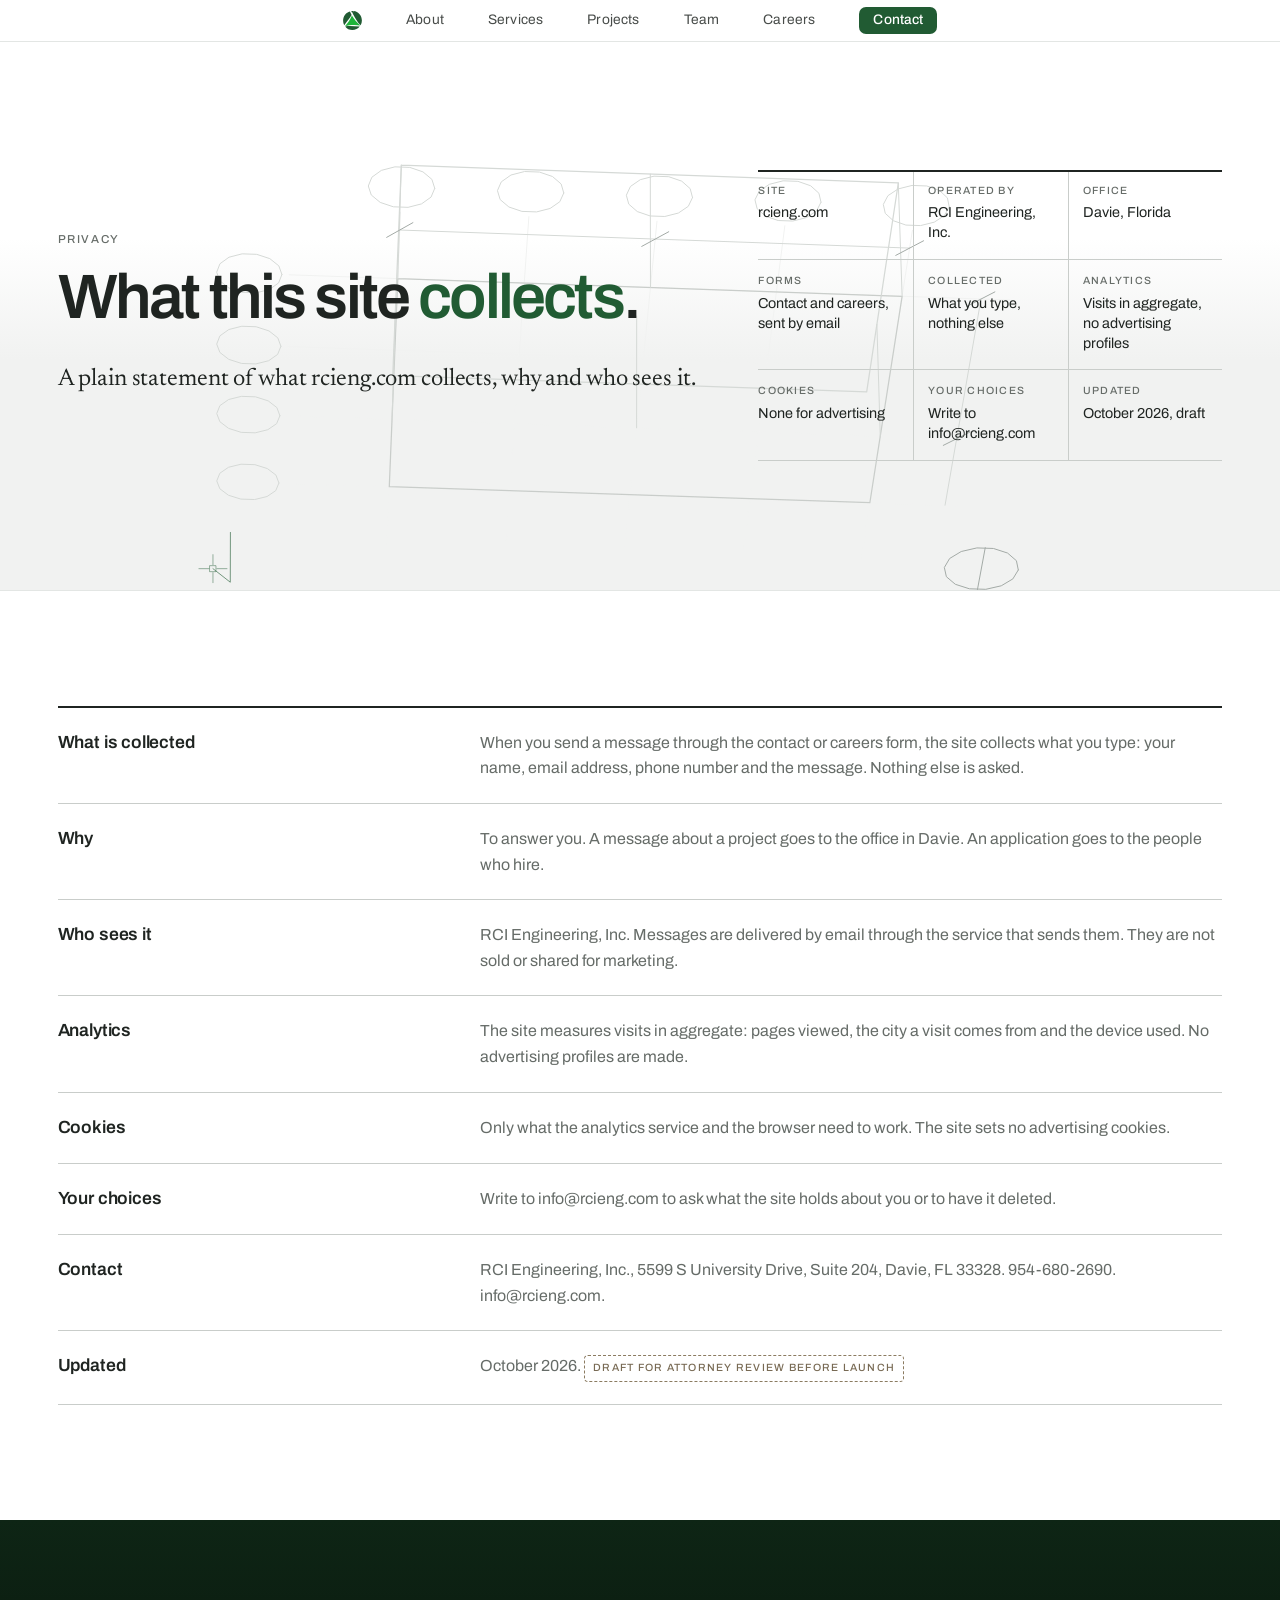
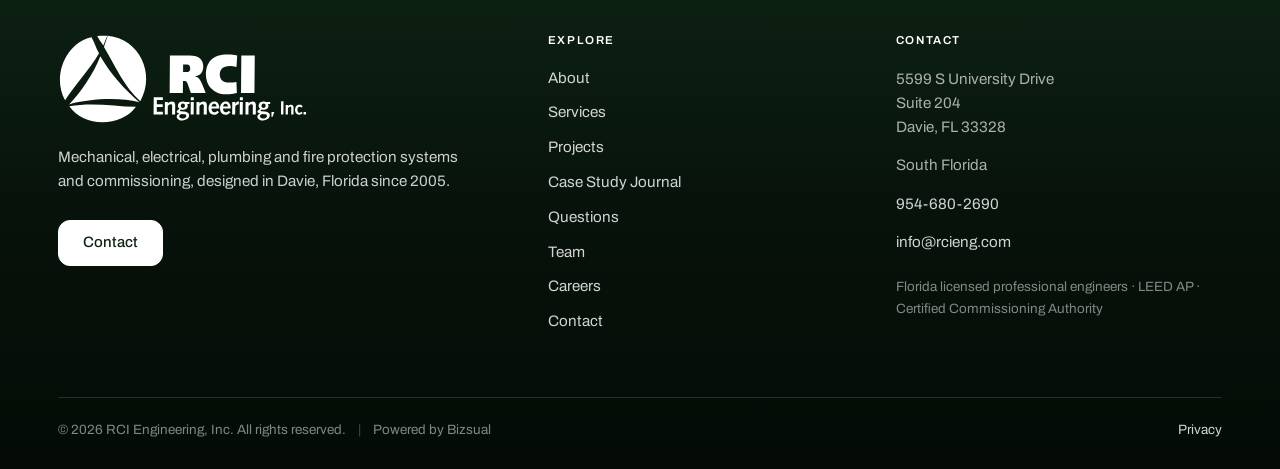
<file: privacy.html>
<!doctype html>
<html lang="en">
<head>
<meta charset="utf-8">
<meta name="viewport" content="width=device-width,initial-scale=1,viewport-fit=cover">
<title>Privacy · RCI Engineering, Inc.</title>
<meta name="description" content="What rcieng.com collects, why and who sees it.">
<meta name="robots" content="noindex,nofollow">
<link rel="canonical" href="https://rcieng.com/privacy.html">
<link rel="icon" href="assets/logo/logorcimark.svg" type="image/svg+xml">
<link rel="preconnect" href="https://fonts.googleapis.com"><link rel="preconnect" href="https://fonts.gstatic.com" crossorigin><link rel="stylesheet" href="https://fonts.googleapis.com/css2?family=Archivo:wdth,wght@62..125,100..900&family=Newsreader:ital,opsz,wght@0,6..72,400;0,6..72,500;1,6..72,400&display=swap">
<link rel="stylesheet" href="site.css">

<script type="application/ld+json">{"@context": "https://schema.org", "@graph": [{"@type": "ProfessionalService", "@id": "https://rcieng.com/#org", "name": "RCI Engineering, Inc.", "url": "https://rcieng.com/", "telephone": "+1-954-680-2690", "email": "info@rcieng.com", "foundingDate": "2005", "description": "Mechanical, electrical, plumbing and fire protection consulting engineering firm in Davie, Florida, with commissioning.", "address": {"@type": "PostalAddress", "streetAddress": "5599 S University Drive, Suite 204", "addressLocality": "Davie", "addressRegion": "FL", "postalCode": "33328", "addressCountry": "US"}, "areaServed": "South Florida", "founder": [{"@type": "Person", "name": "Oscar Sebelen"}, {"@type": "Person", "name": "Brian Coldwell"}]}]}</script>
</head>
<body>
<nav class="bar" aria-label="Main"><div class="row"><a class="mark" href="index.html" aria-label="RCI Engineering, Inc. home"><img src="assets/logo/logorcimark.svg" alt="" width="20" height="20"></a><span class="links"><a href="about.html">About</a><a href="services.html">Services</a><a href="projects.html" class="keep">Projects</a><a href="team.html">Team</a><a href="careers.html">Careers</a></span><a href="contact.html" class="navbtn keep">Contact</a></div></nav>
<main class="site">
<!-- REVIEW NOTE (travels with this page; nothing here is sent to RCI as a question)
Draft privacy statement written for the site as planned (contact and careers forms sent by email, aggregate analytics). Attorney and RCI review before launch. Analytics provider to name once chosen.
-->

<section class="sheet hero" id="top"><canvas class="hero-bg" data-model="privacy" aria-hidden="true"></canvas><div class="wrap hero-grid"><div class="hero-copy"><p class="tag">Privacy</p><h1 class="wh">What this site <span>collects</span>.</h1><p class="lede">A plain statement of what rcieng.com collects, why and who sees it.</p></div><dl class="tb tb3"><div><dt>Site</dt><dd>rcieng.com</dd></div><div><dt>Operated by</dt><dd>RCI Engineering, Inc.</dd></div><div><dt>Office</dt><dd>Davie, Florida</dd></div><div><dt>Forms</dt><dd>Contact and careers, sent by email</dd></div><div><dt>Collected</dt><dd>What you type, nothing else</dd></div><div><dt>Analytics</dt><dd>Visits in aggregate, no advertising profiles</dd></div><div><dt>Cookies</dt><dd>None for advertising</dd></div><div><dt>Your choices</dt><dd>Write to info@rcieng.com</dd></div><div><dt>Updated</dt><dd>October 2026, draft</dd></div></dl></div></section><section class="sheet  " id="policy"><div class="wrap"><ul class="index"><li class="rise"><span class="k">What is collected</span><p class="v">When you send a message through the contact or careers form, the site collects what you type: your name, email address, phone number and the message. Nothing else is asked.</p></li><li class="rise"><span class="k">Why</span><p class="v">To answer you. A message about a project goes to the office in Davie. An application goes to the people who hire.</p></li><li class="rise"><span class="k">Who sees it</span><p class="v">RCI Engineering, Inc. Messages are delivered by email through the service that sends them. They are not sold or shared for marketing.</p></li><li class="rise"><span class="k">Analytics</span><p class="v">The site measures visits in aggregate: pages viewed, the city a visit comes from and the device used. No advertising profiles are made.</p></li><li class="rise"><span class="k">Cookies</span><p class="v">Only what the analytics service and the browser need to work. The site sets no advertising cookies.</p></li><li class="rise"><span class="k">Your choices</span><p class="v">Write to info@rcieng.com to ask what the site holds about you or to have it deleted.</p></li><li class="rise"><span class="k">Contact</span><p class="v">RCI Engineering, Inc., 5599 S University Drive, Suite 204, Davie, FL 33328. 954-680-2690. info@rcieng.com.</p></li><li class="rise"><span class="k">Updated</span><p class="v">October 2026. <span class="ph">Draft for attorney review before launch</span></p></li></ul></div></section>
</main>
<div class="end"><footer class="foot" id="footer">
  <div class="wrap">
    <div class="foot-grid">
      <div>
        <div class="flogo"><img src="assets/logo/logorcifullwhite.svg" alt="RCI Engineering, Inc." width="250" height="88"></div>
        <p class="tagline">Mechanical, electrical, plumbing and fire protection systems and commissioning, designed in Davie, Florida since 2005.</p>
        <a class="btn fill" href="contact.html">Contact</a>
      </div>
      <nav aria-label="Footer">
        <h4>Explore</h4>
        <ul><li><a href="about.html">About</a></li><li><a href="services.html">Services</a></li><li><a href="projects.html">Projects</a></li><li><a href="journal.html">Case Study Journal</a></li><li><a href="faq.html">Questions</a></li><li><a href="team.html">Team</a></li><li><a href="careers.html">Careers</a></li><li><a href="contact.html">Contact</a></li></ul>
      </nav>
      <div>
        <h4>Contact</h4>
        <p>5599 S University Drive<br>Suite 204<br>Davie, FL 33328</p>
        <p>South Florida</p>
        <p><a href="tel:+19546802690">954-680-2690</a></p>
        <p><a href="mailto:info@rcieng.com">info@rcieng.com</a></p>
        <p class="cred">Florida licensed professional engineers · LEED AP · Certified Commissioning Authority</p>
      </div>
    </div>
    <div class="foot-bottom">
      <span>© 2026 RCI Engineering, Inc. All rights reserved.<span class="sep">|</span>Powered by Bizsual</span>
      <a href="privacy.html">Privacy</a>
    </div>
  </div>
</footer></div>
<script src="site.js" defer></script>
</body>
</html>
</file>
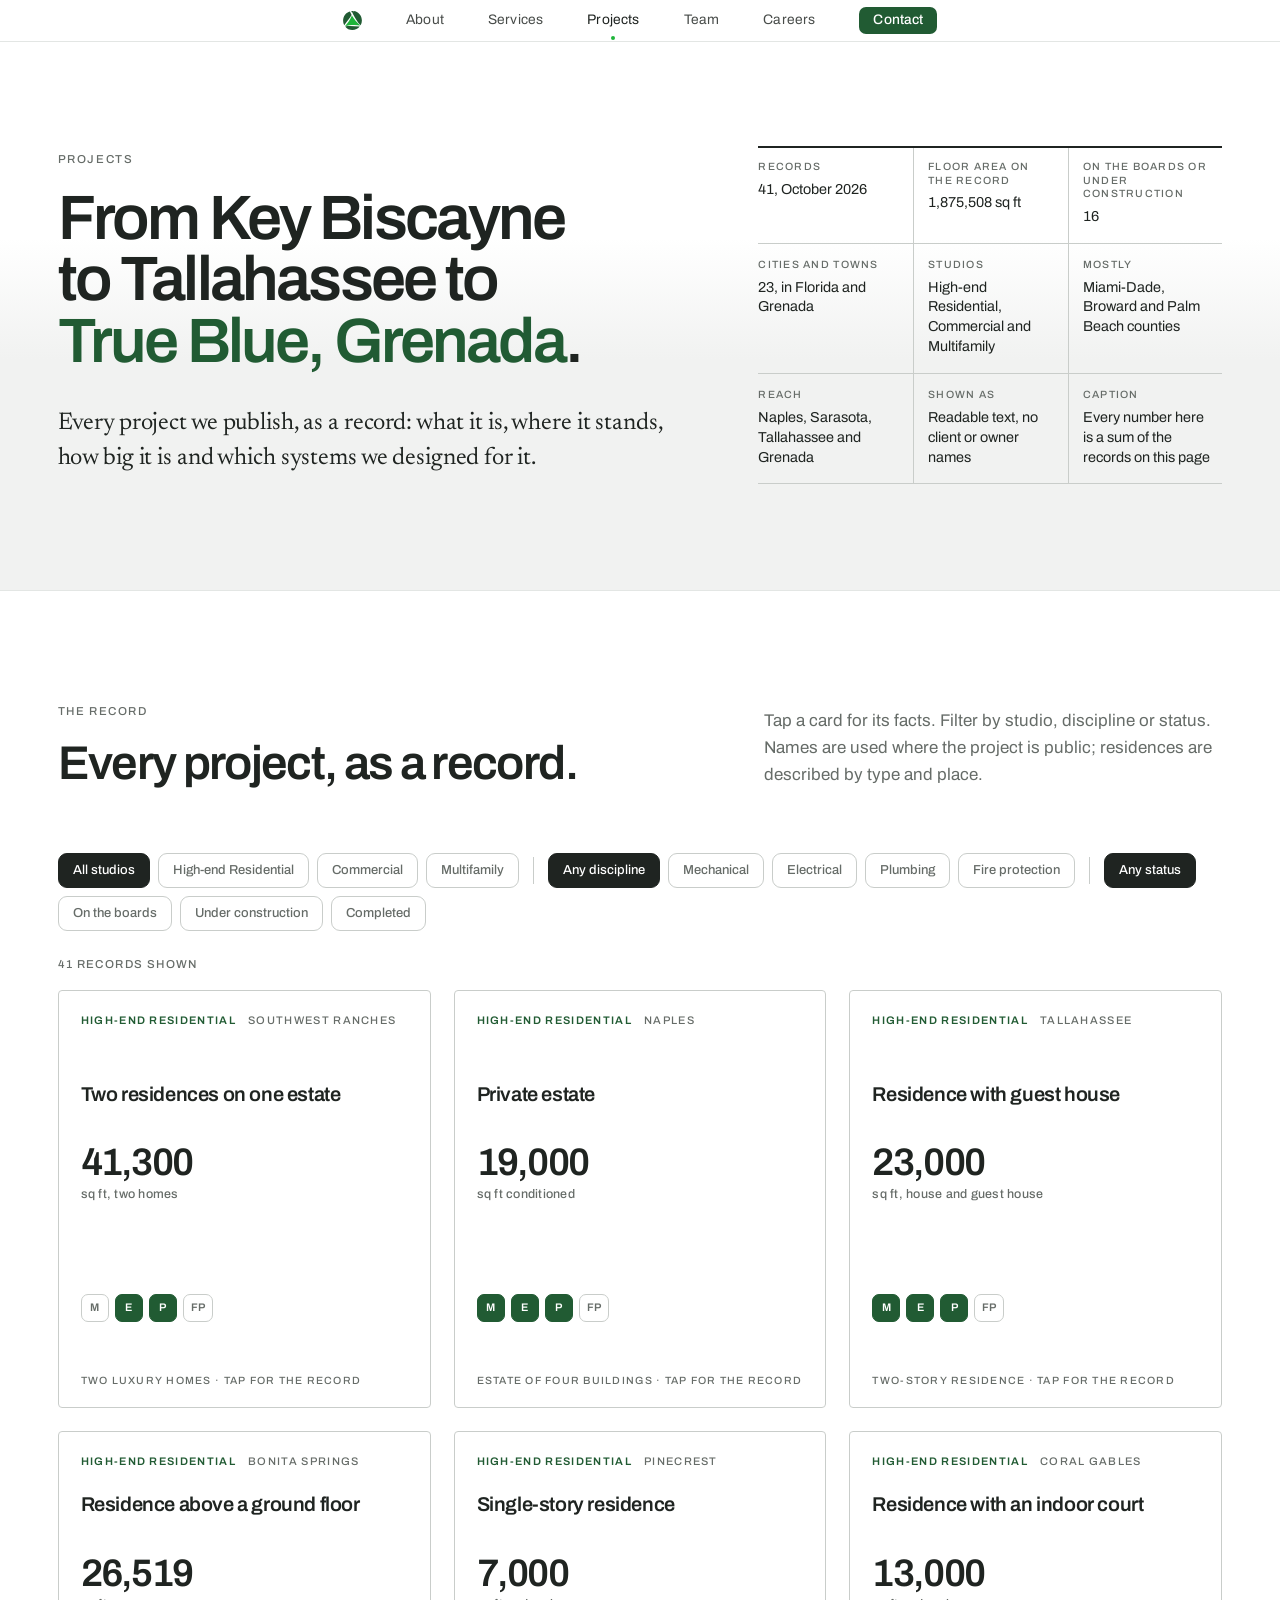
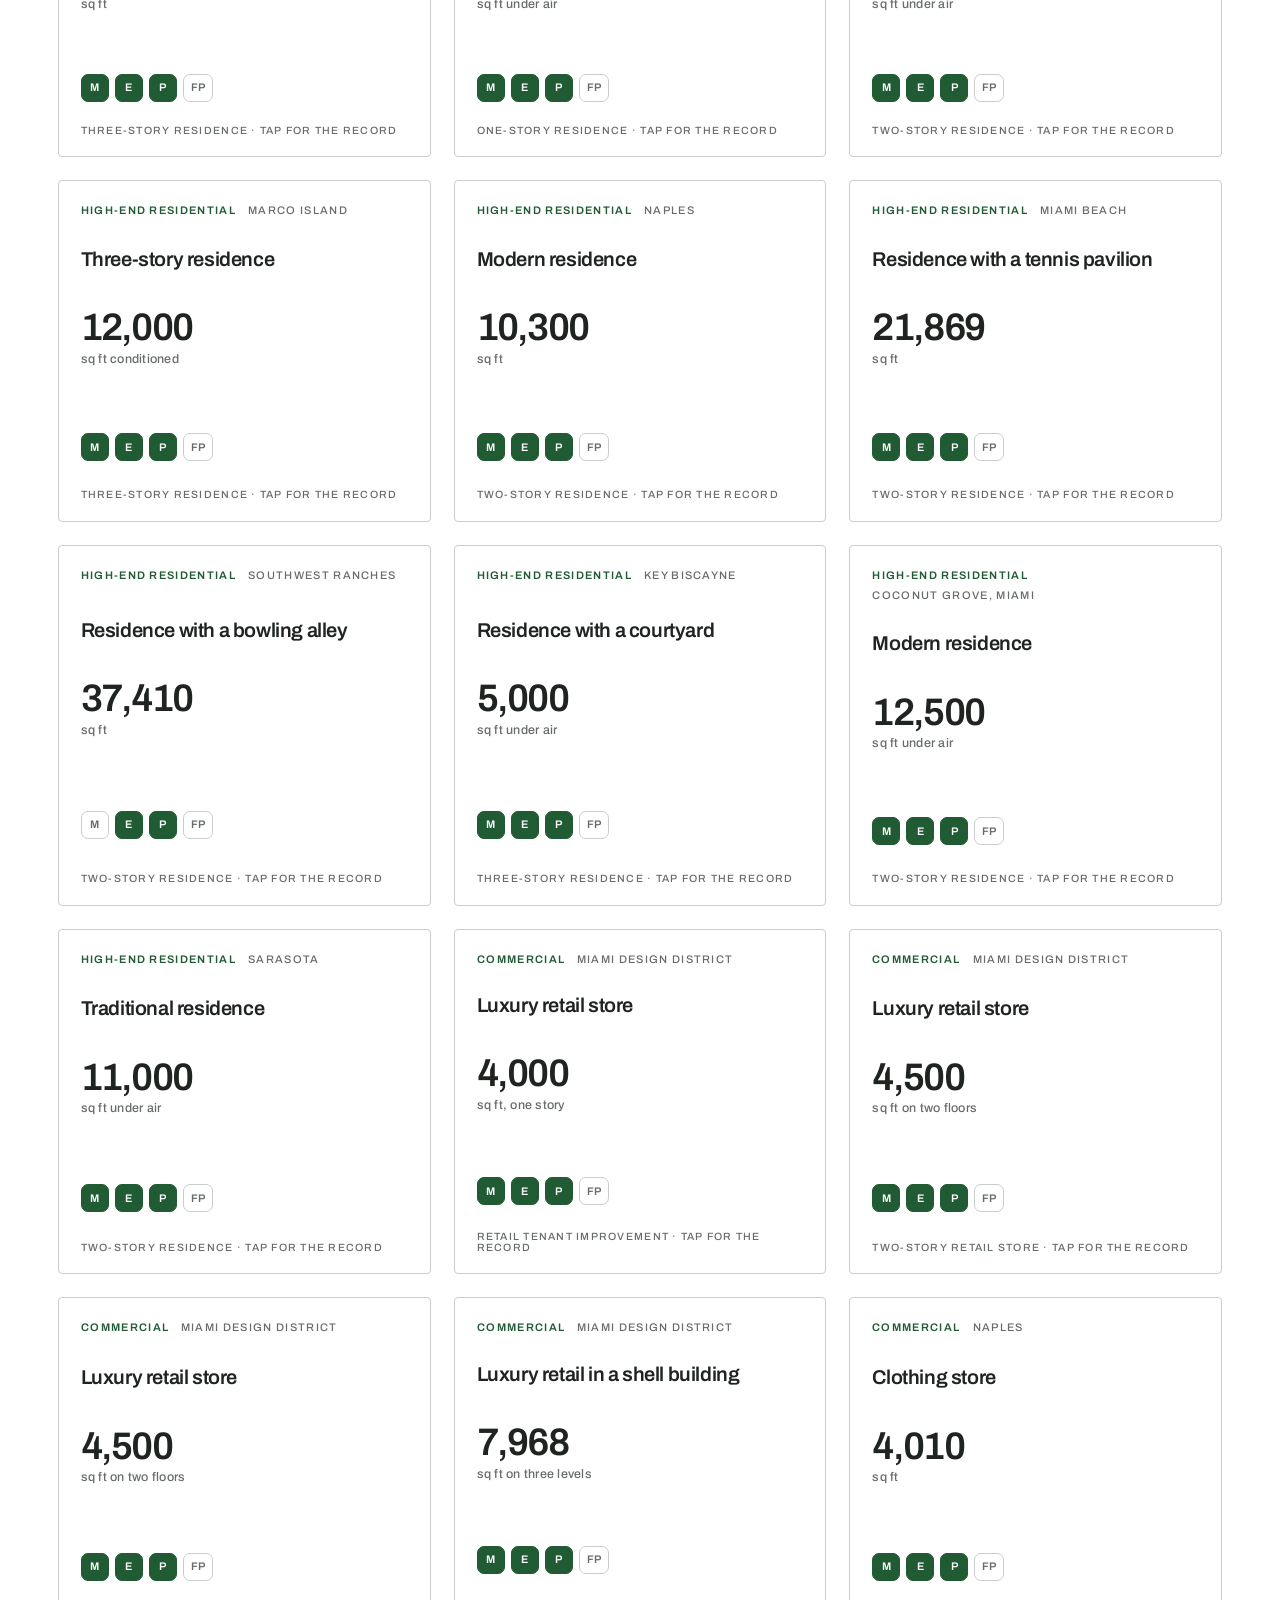
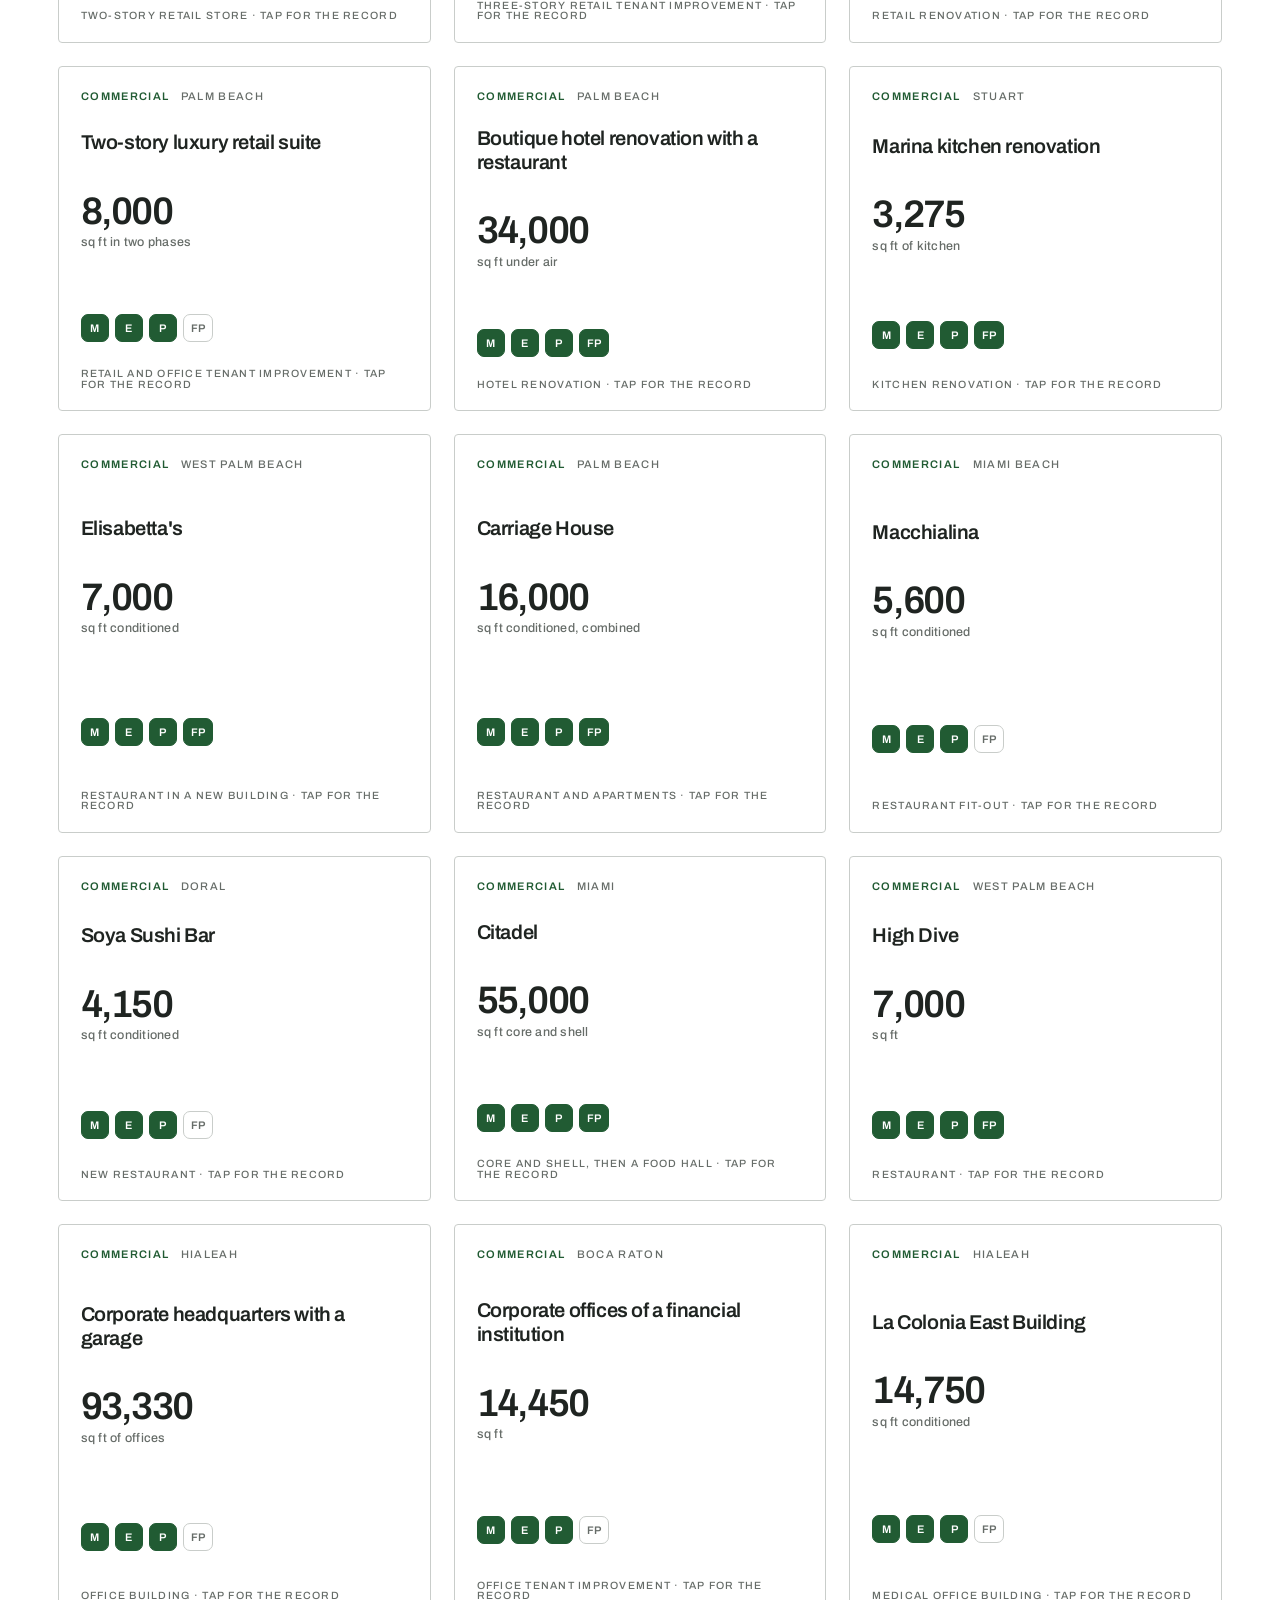
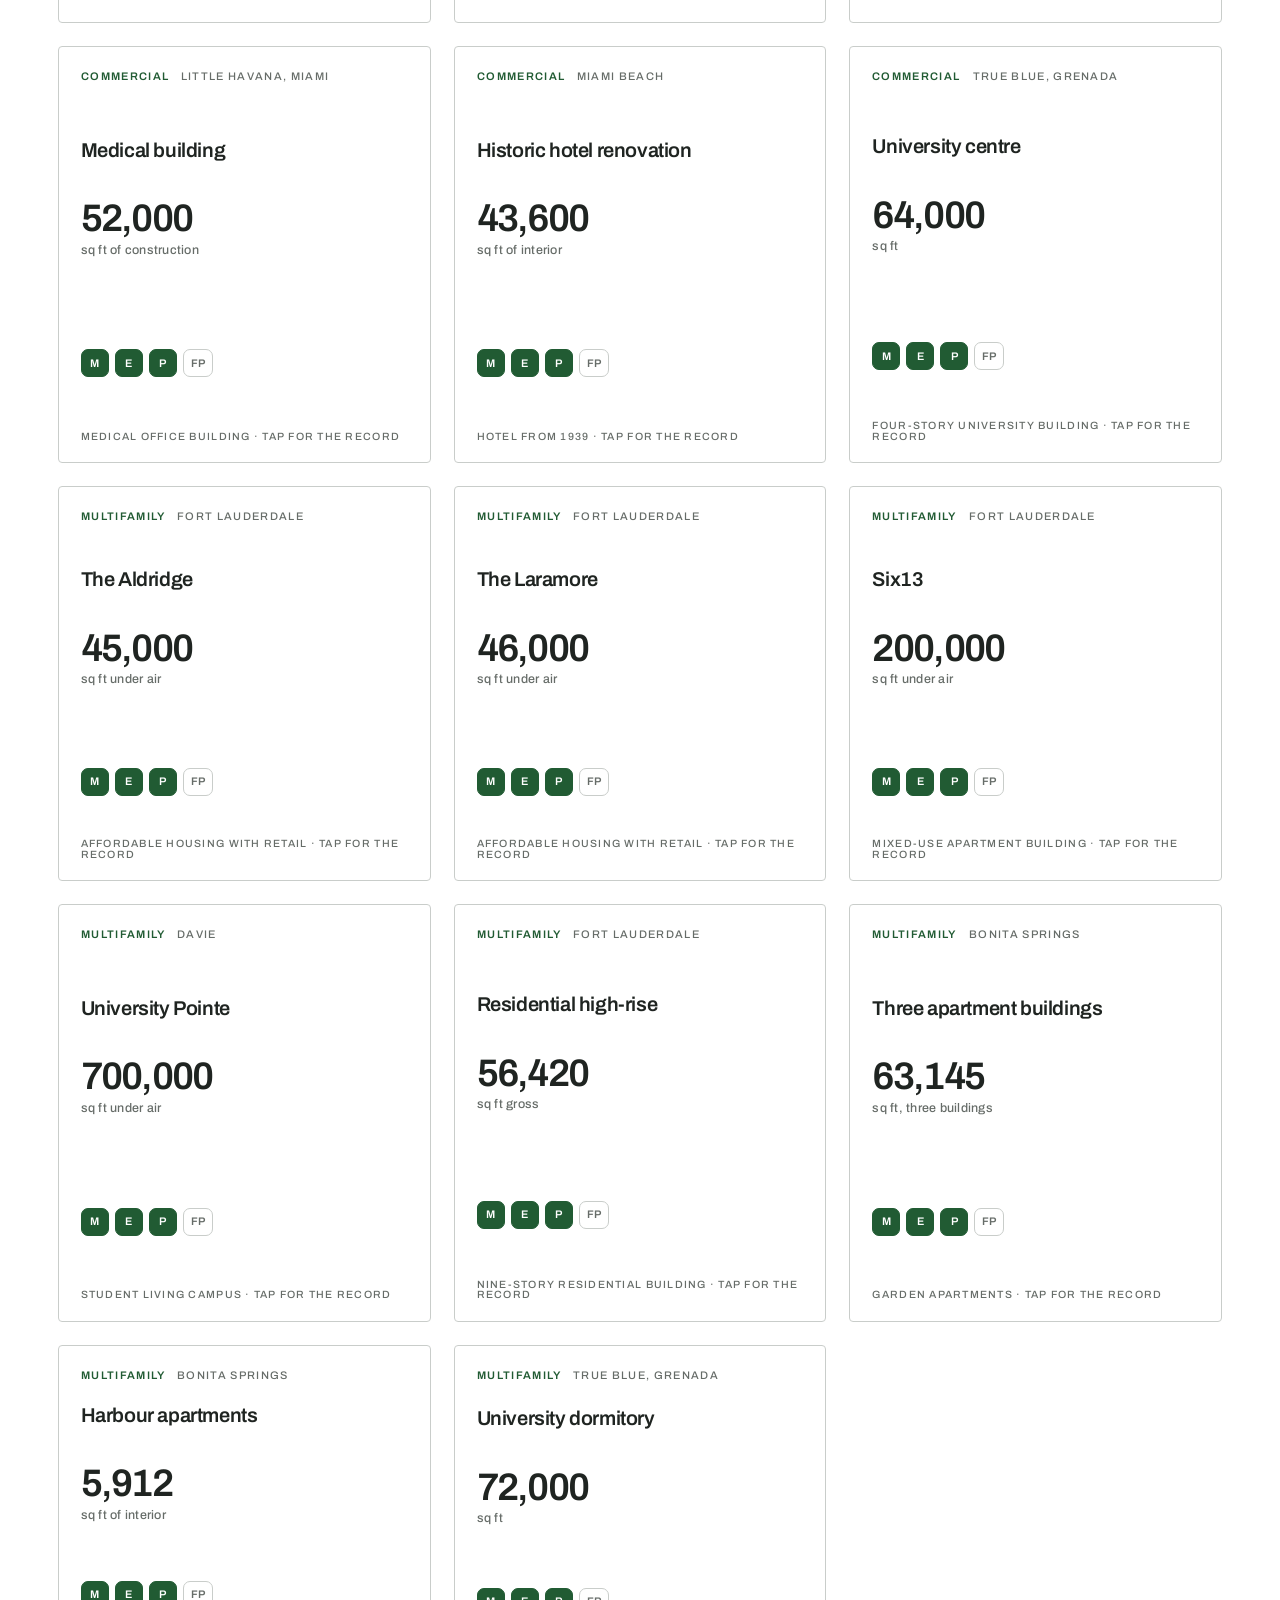
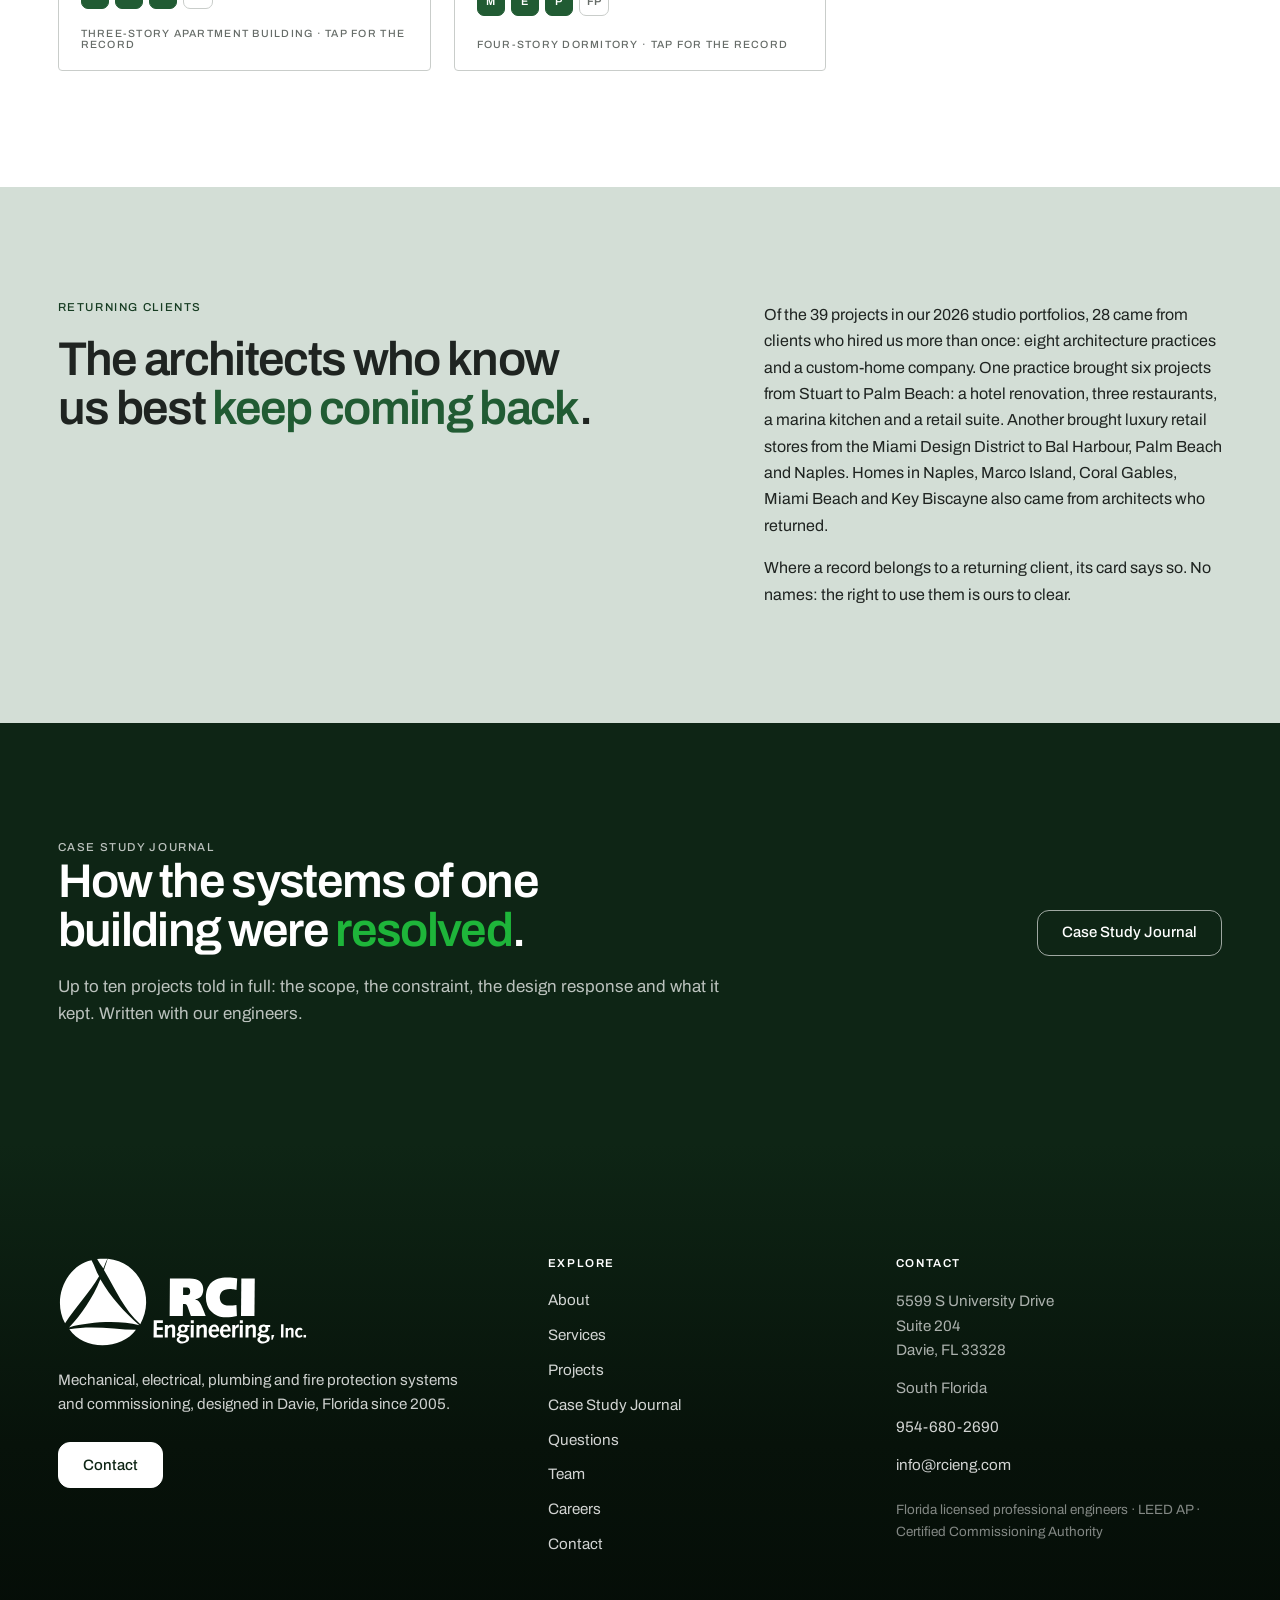
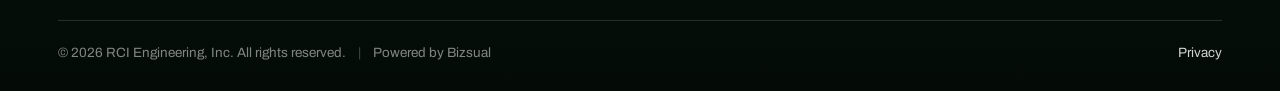
<file: projects.html>
<!doctype html>
<html lang="en">
<head>
<meta charset="utf-8">
<meta name="viewport" content="width=device-width,initial-scale=1,viewport-fit=cover">
<title>Projects · RCI Engineering, Inc.</title>
<meta name="description" content="Every project RCI Engineering publishes, as a record: residences, retail, restaurants, offices, medical buildings, hotels and apartment buildings across South Florida and beyond.">
<meta name="robots" content="noindex,nofollow">
<link rel="canonical" href="https://rcieng.com/projects.html">
<link rel="icon" href="assets/logo/logorcimark.svg" type="image/svg+xml">
<link rel="preconnect" href="https://fonts.googleapis.com"><link rel="preconnect" href="https://fonts.gstatic.com" crossorigin><link rel="stylesheet" href="https://fonts.googleapis.com/css2?family=Archivo:wdth,wght@62..125,100..900&family=Newsreader:ital,opsz,wght@0,6..72,400;0,6..72,500;1,6..72,400&display=swap">
<link rel="stylesheet" href="site.css">

<script type="application/ld+json">{"@context": "https://schema.org", "@graph": [{"@type": "ProfessionalService", "@id": "https://rcieng.com/#org", "name": "RCI Engineering, Inc.", "url": "https://rcieng.com/", "telephone": "+1-954-680-2690", "email": "info@rcieng.com", "foundingDate": "2005", "description": "Mechanical, electrical, plumbing and fire protection consulting engineering firm in Davie, Florida, with commissioning.", "address": {"@type": "PostalAddress", "streetAddress": "5599 S University Drive, Suite 204", "addressLocality": "Davie", "addressRegion": "FL", "postalCode": "33328", "addressCountry": "US"}, "areaServed": "South Florida", "founder": [{"@type": "Person", "name": "Oscar Sebelen"}, {"@type": "Person", "name": "Brian Coldwell"}]}]}</script>
</head>
<body>
<nav class="bar" aria-label="Main"><div class="row"><a class="mark" href="index.html" aria-label="RCI Engineering, Inc. home"><img src="assets/logo/logorcimark.svg" alt="" width="20" height="20"></a><span class="links"><a href="about.html">About</a><a href="services.html">Services</a><a href="projects.html" class="keep">Projects</a><a href="team.html">Team</a><a href="careers.html">Careers</a></span><a href="contact.html" class="navbtn keep">Contact</a></div></nav>
<main class="site">
<!-- REVIEW NOTE (travels with this page; nothing here is sent to RCI as a question)
Records transcribed from the 2026 studio portfolios plus two from the old site (Coconut Grove, Sarasota). Two Strang Design projects left out (Orlando, Miami). Owner and architect names out (G3).
Status conflicts noted on The Aldridge, The Laramore and the Naples estate. One status per project to settle with RCI; the counters in the title block are sums of this page and stay marked until then.
Studio of the 1939 hotel and the university centre set by building type (Commercial); the portfolios file them under Multifamily/High Rise.
Public venue names used: Elisabetta's, Carriage House, Macchialina, Soya Sushi Bar, Citadel, High Dive, La Colonia East Building, Six13, University Pointe, The Aldridge, The Laramore. RCI confirms each.
RCI said more projects are coming; the selection to showcase is theirs.
-->

<section class="sheet hero" id="top"><canvas class="hero-bg" data-model="projects" aria-hidden="true"></canvas><div class="wrap hero-grid"><div class="hero-copy"><p class="tag">Projects</p><h1 class="wh">From Key Biscayne to Tallahassee to <span>True Blue, Grenada</span>.</h1><p class="lede">Every project we publish, as a record: what it is, where it stands, how big it is and which systems we designed for it.</p></div><dl class="tb tb3"><div><dt>Records</dt><dd>41, October 2026</dd></div><div><dt>Floor area on the record</dt><dd>1,875,508 sq ft</dd></div><div><dt>On the boards or under construction</dt><dd>16</dd></div><div><dt>Cities and towns</dt><dd>23, in Florida and Grenada</dd></div><div><dt>Studios</dt><dd>High-end Residential, Commercial and Multifamily</dd></div><div><dt>Mostly</dt><dd>Miami-Dade, Broward and Palm Beach counties</dd></div><div><dt>Reach</dt><dd>Naples, Sarasota, Tallahassee and Grenada</dd></div><div><dt>Shown as</dt><dd>Readable text, no client or owner names</dd></div><div><dt>Caption</dt><dd>Every number here is a sum of the records on this page</dd></div></dl></div></section><section class="sheet  " id="record"><div class="wrap"><div class="sheet-head"><div><p class="tag">The record</p><h2 class="wh">Every project, as a record.</h2></div><p class="intro">Tap a card for its facts. Filter by studio, discipline or status. Names are used where the project is public; residences are described by type and place.</p></div><div class="filters" role="group" aria-label="Filter the record"><button type="button" class="on" data-k="studio" data-v="all">All studios</button><button type="button" data-k="studio" data-v="High-end Residential">High-end Residential</button><button type="button" data-k="studio" data-v="Commercial">Commercial</button><button type="button" data-k="studio" data-v="Multifamily">Multifamily</button><span class="sep"></span><button type="button" class="on" data-k="disc" data-v="all">Any discipline</button><button type="button" data-k="disc" data-v="M">Mechanical</button><button type="button" data-k="disc" data-v="E">Electrical</button><button type="button" data-k="disc" data-v="P">Plumbing</button><button type="button" data-k="disc" data-v="FP">Fire protection</button><span class="sep"></span><button type="button" class="on" data-k="status" data-v="all">Any status</button><button type="button" data-k="status" data-v="On the boards">On the boards</button><button type="button" data-k="status" data-v="Under construction">Under construction</button><button type="button" data-k="status" data-v="Completed">Completed</button></div><p class="count" id="recCount"></p><ul class="records"><li class="rec rise" data-studio="High-end Residential" data-disc="E P" data-status="Completed"><button type="button" class="card" aria-pressed="false" aria-label="Two residences on one estate, Southwest Ranches. Flip for the record"><div class="f"><p class="meta"><b>High-end Residential</b><span>Southwest Ranches</span></p><div><h3>Two residences on one estate</h3><p class="big num">41,300<small>sq ft, two homes</small></p></div><div class="marks"><span class="">M</span><span class="on">E</span><span class="on">P</span><span class="">FP</span></div><span class="hint">Two luxury homes · tap for the record</span></div><div class="b"><p class="meta"><b>Two luxury homes</b><span>Southwest Ranches · Broward County</span></p><dl><div><dt>Program</dt><dd>Two two-story homes, a pavilion and sport and recreation areas on 11 acres</dd></div><div><dt>Outdoors</dt><dd>Infinity pool over the lake, covered lounge, summer kitchen</dd></div><div><dt>Garages</dt><dd>Two air-conditioned two-car garages</dd></div><div><dt>Scope</dt><dd>Electrical, Plumbing</dd></div><div><dt>Status</dt><dd>Completed</dd></div></dl><p class="again">One of two projects for the same custom-home company</p></div></button></li><li class="rec rise" data-studio="High-end Residential" data-disc="M E P" data-status="Completed"><button type="button" class="card" aria-pressed="false" aria-label="Private estate, Naples. Flip for the record"><div class="f"><p class="meta"><b>High-end Residential</b><span>Naples</span></p><div><h3>Private estate</h3><p class="big num">19,000<small>sq ft conditioned</small></p></div><div class="marks"><span class="on">M</span><span class="on">E</span><span class="on">P</span><span class="">FP</span></div><span class="hint">Estate of four buildings · tap for the record</span></div><div class="b"><p class="meta"><b>Estate of four buildings</b><span>Naples · Collier County</span></p><dl><div><dt>Buildings</dt><dd>Main house, guest house, car barn and pool pavilion</dd></div><div><dt>Rooms</dt><dd>7 bedrooms and 11 bathrooms</dd></div><div><dt>Air</dt><dd>Variable refrigerant flow (VRF) systems</dd></div><div><dt>Scope</dt><dd>Mechanical, Electrical, Plumbing</dd></div><div><dt>Status</dt><dd>Completed</dd></div></dl><p class="again">One of three projects for the same architecture practice</p></div></button></li><li class="rec rise" data-studio="High-end Residential" data-disc="M E P" data-status="Under construction"><button type="button" class="card" aria-pressed="false" aria-label="Residence with guest house, Tallahassee. Flip for the record"><div class="f"><p class="meta"><b>High-end Residential</b><span>Tallahassee</span></p><div><h3>Residence with guest house</h3><p class="big num">23,000<small>sq ft, house and guest house</small></p></div><div class="marks"><span class="on">M</span><span class="on">E</span><span class="on">P</span><span class="">FP</span></div><span class="hint">Two-story residence · tap for the record</span></div><div class="b"><p class="meta"><b>Two-story residence</b><span>Tallahassee · Leon County</span></p><dl><div><dt>Program</dt><dd>Theater, gym, conference room and six suites in the main house</dd></div><div><dt>Guest house</dt><dd>Two stories, four suites</dd></div><div><dt>Air</dt><dd>Variable refrigerant flow (VRF) systems</dd></div><div><dt>Power</dt><dd>Battery storage and power walls</dd></div><div><dt>Scope</dt><dd>Mechanical, Electrical, Plumbing</dd></div><div><dt>Status</dt><dd>Under construction</dd></div></dl></div></button></li><li class="rec rise" data-studio="High-end Residential" data-disc="M E P" data-status="Completed"><button type="button" class="card" aria-pressed="false" aria-label="Residence above a ground floor, Bonita Springs. Flip for the record"><div class="f"><p class="meta"><b>High-end Residential</b><span>Bonita Springs</span></p><div><h3>Residence above a ground floor</h3><p class="big num">26,519<small>sq ft</small></p></div><div class="marks"><span class="on">M</span><span class="on">E</span><span class="on">P</span><span class="">FP</span></div><span class="hint">Three-story residence · tap for the record</span></div><div class="b"><p class="meta"><b>Three-story residence</b><span>Bonita Springs · Lee County</span></p><dl><div><dt>Ground floor</dt><dd>Entry foyers, garages, pool equipment, an outdoor chickee</dd></div><div><dt>Upper floors</dt><dd>Three floors of suites, offices and porches</dd></div><div><dt>Scope</dt><dd>Mechanical, Electrical, Plumbing</dd></div><div><dt>Status</dt><dd>Completed</dd></div></dl></div></button></li><li class="rec rise" data-studio="High-end Residential" data-disc="M E P" data-status="Under construction"><button type="button" class="card" aria-pressed="false" aria-label="Single-story residence, Pinecrest. Flip for the record"><div class="f"><p class="meta"><b>High-end Residential</b><span>Pinecrest</span></p><div><h3>Single-story residence</h3><p class="big num">7,000<small>sq ft under air</small></p></div><div class="marks"><span class="on">M</span><span class="on">E</span><span class="on">P</span><span class="">FP</span></div><span class="hint">One-story residence · tap for the record</span></div><div class="b"><p class="meta"><b>One-story residence</b><span>Pinecrest · Miami-Dade County</span></p><dl><div><dt>Rooms</dt><dd>7 bed and bath suites</dd></div><div><dt>Outdoors</dt><dd>Expansive outdoor living areas and pool deck</dd></div><div><dt>Scope</dt><dd>Mechanical, Electrical, Plumbing</dd></div><div><dt>Status</dt><dd>Under construction</dd></div></dl></div></button></li><li class="rec rise" data-studio="High-end Residential" data-disc="M E P" data-status="Under construction"><button type="button" class="card" aria-pressed="false" aria-label="Residence with an indoor court, Coral Gables. Flip for the record"><div class="f"><p class="meta"><b>High-end Residential</b><span>Coral Gables</span></p><div><h3>Residence with an indoor court</h3><p class="big num">13,000<small>sq ft under air</small></p></div><div class="marks"><span class="on">M</span><span class="on">E</span><span class="on">P</span><span class="">FP</span></div><span class="hint">Two-story residence · tap for the record</span></div><div class="b"><p class="meta"><b>Two-story residence</b><span>Coral Gables · Miami-Dade County</span></p><dl><div><dt>Rooms</dt><dd>5 bed and bath suites</dd></div><div><dt>Program</dt><dd>Interior basketball court and pool deck</dd></div><div><dt>Scope</dt><dd>Mechanical, Electrical, Plumbing</dd></div><div><dt>Status</dt><dd>Under construction</dd></div></dl><p class="again">One of three projects for the same architecture practice</p></div></button></li><li class="rec rise" data-studio="High-end Residential" data-disc="M E P" data-status="Under construction"><button type="button" class="card" aria-pressed="false" aria-label="Three-story residence, Marco Island. Flip for the record"><div class="f"><p class="meta"><b>High-end Residential</b><span>Marco Island</span></p><div><h3>Three-story residence</h3><p class="big num">12,000<small>sq ft conditioned</small></p></div><div class="marks"><span class="on">M</span><span class="on">E</span><span class="on">P</span><span class="">FP</span></div><span class="hint">Three-story residence · tap for the record</span></div><div class="b"><p class="meta"><b>Three-story residence</b><span>Marco Island · Collier County</span></p><dl><div><dt>Rooms</dt><dd>9 bedrooms and 11 bathrooms</dd></div><div><dt>Ground floor</dt><dd>Storage, garages and lobby</dd></div><div><dt>Second floor</dt><dd>Master suite and office</dd></div><div><dt>Scope</dt><dd>Mechanical, Electrical, Plumbing</dd></div><div><dt>Status</dt><dd>Under construction</dd></div></dl><p class="again">One of three projects for the same architecture practice</p></div></button></li><li class="rec rise" data-studio="High-end Residential" data-disc="M E P" data-status="Under construction"><button type="button" class="card" aria-pressed="false" aria-label="Modern residence, Naples. Flip for the record"><div class="f"><p class="meta"><b>High-end Residential</b><span>Naples</span></p><div><h3>Modern residence</h3><p class="big num">10,300<small>sq ft</small></p></div><div class="marks"><span class="on">M</span><span class="on">E</span><span class="on">P</span><span class="">FP</span></div><span class="hint">Two-story residence · tap for the record</span></div><div class="b"><p class="meta"><b>Two-story residence</b><span>Naples · Collier County</span></p><dl><div><dt>Rooms</dt><dd>5 bed and bath suites</dd></div><div><dt>Scope</dt><dd>Mechanical, Electrical, Plumbing</dd></div><div><dt>Status</dt><dd>Under construction</dd></div></dl><p class="again">One of three projects for the same architecture practice</p></div></button></li><li class="rec rise" data-studio="High-end Residential" data-disc="M E P" data-status="Under construction"><button type="button" class="card" aria-pressed="false" aria-label="Residence with a tennis pavilion, Miami Beach. Flip for the record"><div class="f"><p class="meta"><b>High-end Residential</b><span>Miami Beach</span></p><div><h3>Residence with a tennis pavilion</h3><p class="big num">21,869<small>sq ft</small></p></div><div class="marks"><span class="on">M</span><span class="on">E</span><span class="on">P</span><span class="">FP</span></div><span class="hint">Two-story residence · tap for the record</span></div><div class="b"><p class="meta"><b>Two-story residence</b><span>Miami Beach · Miami-Dade County</span></p><dl><div><dt>Program</dt><dd>Gym, office and nine suites</dd></div><div><dt>Accessory</dt><dd>Tennis court building with storage and bathroom</dd></div><div><dt>Scope</dt><dd>Mechanical, Electrical, Plumbing</dd></div><div><dt>Status</dt><dd>Under construction</dd></div></dl><p class="again">One of three projects for the same architecture practice</p></div></button></li><li class="rec rise" data-studio="High-end Residential" data-disc="E P" data-status="Completed"><button type="button" class="card" aria-pressed="false" aria-label="Residence with a bowling alley, Southwest Ranches. Flip for the record"><div class="f"><p class="meta"><b>High-end Residential</b><span>Southwest Ranches</span></p><div><h3>Residence with a bowling alley</h3><p class="big num">37,410<small>sq ft</small></p></div><div class="marks"><span class="">M</span><span class="on">E</span><span class="on">P</span><span class="">FP</span></div><span class="hint">Two-story residence · tap for the record</span></div><div class="b"><p class="meta"><b>Two-story residence</b><span>Southwest Ranches · Broward County</span></p><dl><div><dt>Program</dt><dd>Barber, salon, gym, bowling alley, theater and recording studio</dd></div><div><dt>Second floor</dt><dd>7 suites and 2 safe rooms</dd></div><div><dt>Scope</dt><dd>Electrical and plumbing design</dd></div><div><dt>Scope</dt><dd>Electrical, Plumbing</dd></div><div><dt>Status</dt><dd>Completed</dd></div></dl><p class="again">One of two projects for the same custom-home company</p></div></button></li><li class="rec rise" data-studio="High-end Residential" data-disc="M E P" data-status="Under construction"><button type="button" class="card" aria-pressed="false" aria-label="Residence with a courtyard, Key Biscayne. Flip for the record"><div class="f"><p class="meta"><b>High-end Residential</b><span>Key Biscayne</span></p><div><h3>Residence with a courtyard</h3><p class="big num">5,000<small>sq ft under air</small></p></div><div class="marks"><span class="on">M</span><span class="on">E</span><span class="on">P</span><span class="">FP</span></div><span class="hint">Three-story residence · tap for the record</span></div><div class="b"><p class="meta"><b>Three-story residence</b><span>Key Biscayne · Miami-Dade County</span></p><dl><div><dt>Rooms</dt><dd>7 bed and bath suites</dd></div><div><dt>Program</dt><dd>Interior courtyard and outdoor living terraces with pool deck</dd></div><div><dt>Scope</dt><dd>Mechanical, Electrical, Plumbing</dd></div><div><dt>Status</dt><dd>Under construction</dd></div></dl><p class="again">One of three projects for the same architecture practice</p></div></button></li><li class="rec rise" data-studio="High-end Residential" data-disc="M E P" data-status="Under construction"><button type="button" class="card" aria-pressed="false" aria-label="Modern residence, Coconut Grove, Miami. Flip for the record"><div class="f"><p class="meta"><b>High-end Residential</b><span>Coconut Grove, Miami</span></p><div><h3>Modern residence</h3><p class="big num">12,500<small>sq ft under air</small></p></div><div class="marks"><span class="on">M</span><span class="on">E</span><span class="on">P</span><span class="">FP</span></div><span class="hint">Two-story residence · tap for the record</span></div><div class="b"><p class="meta"><b>Two-story residence</b><span>Coconut Grove, Miami · Miami-Dade County</span></p><dl><div><dt>Delivery</dt><dd>Modeled in Revit</dd></div><div><dt>Started</dt><dd>2020</dd></div><div><dt>Scope</dt><dd>Mechanical, Electrical, Plumbing</dd></div><div><dt>Status</dt><dd>Under construction</dd></div></dl></div></button></li><li class="rec rise" data-studio="High-end Residential" data-disc="M E P" data-status="Completed"><button type="button" class="card" aria-pressed="false" aria-label="Traditional residence, Sarasota. Flip for the record"><div class="f"><p class="meta"><b>High-end Residential</b><span>Sarasota</span></p><div><h3>Traditional residence</h3><p class="big num">11,000<small>sq ft under air</small></p></div><div class="marks"><span class="on">M</span><span class="on">E</span><span class="on">P</span><span class="">FP</span></div><span class="hint">Two-story residence · tap for the record</span></div><div class="b"><p class="meta"><b>Two-story residence</b><span>Sarasota · Sarasota County</span></p><dl><div><dt>Completed</dt><dd>2022</dd></div><div><dt>Scope</dt><dd>Mechanical, Electrical, Plumbing</dd></div><div><dt>Status</dt><dd>Completed</dd></div></dl></div></button></li><li class="rec rise" data-studio="Commercial" data-disc="M E P" data-status="On the boards"><button type="button" class="card" aria-pressed="false" aria-label="Luxury retail store, Miami Design District. Flip for the record"><div class="f"><p class="meta"><b>Commercial</b><span>Miami Design District</span></p><div><h3>Luxury retail store</h3><p class="big num">4,000<small>sq ft, one story</small></p></div><div class="marks"><span class="on">M</span><span class="on">E</span><span class="on">P</span><span class="">FP</span></div><span class="hint">Retail tenant improvement · tap for the record</span></div><div class="b"><p class="meta"><b>Retail tenant improvement</b><span>Miami Design District · Miami-Dade County</span></p><dl><div><dt>Program</dt><dd>Retail display, seating and sales areas</dd></div><div><dt>Scope</dt><dd>Mechanical, Electrical, Plumbing</dd></div><div><dt>Status</dt><dd>On the boards</dd></div></dl><p class="again">One of four projects for the same architecture practice</p></div></button></li><li class="rec rise" data-studio="Commercial" data-disc="M E P" data-status="Completed"><button type="button" class="card" aria-pressed="false" aria-label="Luxury retail store, Miami Design District. Flip for the record"><div class="f"><p class="meta"><b>Commercial</b><span>Miami Design District</span></p><div><h3>Luxury retail store</h3><p class="big num">4,500<small>sq ft on two floors</small></p></div><div class="marks"><span class="on">M</span><span class="on">E</span><span class="on">P</span><span class="">FP</span></div><span class="hint">Two-story retail store · tap for the record</span></div><div class="b"><p class="meta"><b>Two-story retail store</b><span>Miami Design District · Miami-Dade County</span></p><dl><div><dt>Program</dt><dd>Display areas, seating, changing rooms and sales</dd></div><div><dt>Also</dt><dd>The same store in Bal Harbour and Palm Beach</dd></div><div><dt>Scope</dt><dd>Mechanical, Electrical, Plumbing</dd></div><div><dt>Status</dt><dd>Completed</dd></div></dl><p class="again">One of four projects for the same architecture practice</p></div></button></li><li class="rec rise" data-studio="Commercial" data-disc="M E P" data-status="Completed"><button type="button" class="card" aria-pressed="false" aria-label="Luxury retail store, Miami Design District. Flip for the record"><div class="f"><p class="meta"><b>Commercial</b><span>Miami Design District</span></p><div><h3>Luxury retail store</h3><p class="big num">4,500<small>sq ft on two floors</small></p></div><div class="marks"><span class="on">M</span><span class="on">E</span><span class="on">P</span><span class="">FP</span></div><span class="hint">Two-story retail store · tap for the record</span></div><div class="b"><p class="meta"><b>Two-story retail store</b><span>Miami Design District · Miami-Dade County</span></p><dl><div><dt>Program</dt><dd>Display areas, seating, changing rooms and sales</dd></div><div><dt>Also</dt><dd>The same store in Bal Harbour and Naples</dd></div><div><dt>Scope</dt><dd>Mechanical, Electrical, Plumbing</dd></div><div><dt>Status</dt><dd>Completed</dd></div></dl><p class="again">One of four projects for the same architecture practice</p></div></button></li><li class="rec rise" data-studio="Commercial" data-disc="M E P" data-status="Completed"><button type="button" class="card" aria-pressed="false" aria-label="Luxury retail in a shell building, Miami Design District. Flip for the record"><div class="f"><p class="meta"><b>Commercial</b><span>Miami Design District</span></p><div><h3>Luxury retail in a shell building</h3><p class="big num">7,968<small>sq ft on three levels</small></p></div><div class="marks"><span class="on">M</span><span class="on">E</span><span class="on">P</span><span class="">FP</span></div><span class="hint">Three-story retail tenant improvement · tap for the record</span></div><div class="b"><p class="meta"><b>Three-story retail tenant improvement</b><span>Miami Design District · Miami-Dade County</span></p><dl><div><dt>Levels</dt><dd>Ground floor, mezzanine and second floor</dd></div><div><dt>Program</dt><dd>Display areas, seating, changing rooms and sales</dd></div><div><dt>Scope</dt><dd>Mechanical, Electrical, Plumbing</dd></div><div><dt>Status</dt><dd>Completed</dd></div></dl><p class="again">One of four projects for the same architecture practice</p></div></button></li><li class="rec rise" data-studio="Commercial" data-disc="M E P" data-status="Completed"><button type="button" class="card" aria-pressed="false" aria-label="Clothing store, Naples. Flip for the record"><div class="f"><p class="meta"><b>Commercial</b><span>Naples</span></p><div><h3>Clothing store</h3><p class="big num">4,010<small>sq ft</small></p></div><div class="marks"><span class="on">M</span><span class="on">E</span><span class="on">P</span><span class="">FP</span></div><span class="hint">Retail renovation · tap for the record</span></div><div class="b"><p class="meta"><b>Retail renovation</b><span>Naples · Collier County</span></p><dl><div><dt>Program</dt><dd>Sales areas, fitting rooms, lounge, restroom and back of house</dd></div><div><dt>Scope</dt><dd>HVAC, electrical and plumbing coordinated for the retail fit-out</dd></div><div><dt>Scope</dt><dd>Mechanical, Electrical, Plumbing</dd></div><div><dt>Status</dt><dd>Completed</dd></div></dl><p class="again">One of three projects for the same architecture practice</p></div></button></li><li class="rec rise" data-studio="Commercial" data-disc="M E P" data-status="Completed"><button type="button" class="card" aria-pressed="false" aria-label="Two-story luxury retail suite, Palm Beach. Flip for the record"><div class="f"><p class="meta"><b>Commercial</b><span>Palm Beach</span></p><div><h3>Two-story luxury retail suite</h3><p class="big num">8,000<small>sq ft in two phases</small></p></div><div class="marks"><span class="on">M</span><span class="on">E</span><span class="on">P</span><span class="">FP</span></div><span class="hint">Retail and office tenant improvement · tap for the record</span></div><div class="b"><p class="meta"><b>Retail and office tenant improvement</b><span>Palm Beach · Palm Beach County</span></p><dl><div><dt>Phase one</dt><dd>About 1,000 sq ft added to the ground floor from an adjacent tenant</dd></div><div><dt>Phase two</dt><dd>A 7,000 sq ft second-floor spec suite as a white box for a future office tenant</dd></div><div><dt>Scope</dt><dd>Mechanical, Electrical, Plumbing</dd></div><div><dt>Status</dt><dd>Completed</dd></div></dl><p class="again">One of six projects for the same architecture practice</p></div></button></li><li class="rec rise" data-studio="Commercial" data-disc="M E P FP" data-status="Completed"><button type="button" class="card" aria-pressed="false" aria-label="Boutique hotel renovation with a restaurant, Palm Beach. Flip for the record"><div class="f"><p class="meta"><b>Commercial</b><span>Palm Beach</span></p><div><h3>Boutique hotel renovation with a restaurant</h3><p class="big num">34,000<small>sq ft under air</small></p></div><div class="marks"><span class="on">M</span><span class="on">E</span><span class="on">P</span><span class="on">FP</span></div><span class="hint">Hotel renovation · tap for the record</span></div><div class="b"><p class="meta"><b>Hotel renovation</b><span>Palm Beach · Palm Beach County</span></p><dl><div><dt>Rooms</dt><dd>32 guest suites</dd></div><div><dt>Program</dt><dd>Full-service restaurant and wet bar, pool deck with an outdoor wet bar</dd></div><div><dt>Scope</dt><dd>Mechanical, Electrical, Plumbing, Fire protection</dd></div><div><dt>Status</dt><dd>Completed</dd></div></dl><p class="again">One of six projects for the same architecture practice</p></div></button></li><li class="rec rise" data-studio="Commercial" data-disc="M E P FP" data-status="Completed"><button type="button" class="card" aria-pressed="false" aria-label="Marina kitchen renovation, Stuart. Flip for the record"><div class="f"><p class="meta"><b>Commercial</b><span>Stuart</span></p><div><h3>Marina kitchen renovation</h3><p class="big num">3,275<small>sq ft of kitchen</small></p></div><div class="marks"><span class="on">M</span><span class="on">E</span><span class="on">P</span><span class="on">FP</span></div><span class="hint">Kitchen renovation · tap for the record</span></div><div class="b"><p class="meta"><b>Kitchen renovation</b><span>Stuart · Martin County</span></p><dl><div><dt>Scope</dt><dd>Mechanical, electrical, plumbing and fire protection for an existing kitchen</dd></div><div><dt>Scope</dt><dd>Mechanical, Electrical, Plumbing, Fire protection</dd></div><div><dt>Status</dt><dd>Completed</dd></div></dl><p class="again">One of six projects for the same architecture practice</p></div></button></li><li class="rec rise" data-studio="Commercial" data-disc="M E P FP" data-status="Completed"><button type="button" class="card" aria-pressed="false" aria-label="Elisabetta&#x27;s, West Palm Beach. Flip for the record"><div class="f"><p class="meta"><b>Commercial</b><span>West Palm Beach</span></p><div><h3>Elisabetta&#x27;s</h3><p class="big num">7,000<small>sq ft conditioned</small></p></div><div class="marks"><span class="on">M</span><span class="on">E</span><span class="on">P</span><span class="on">FP</span></div><span class="hint">Restaurant in a new building · tap for the record</span></div><div class="b"><p class="meta"><b>Restaurant in a new building</b><span>West Palm Beach · Palm Beach County</span></p><dl><div><dt>Setting</dt><dd>Single-story restaurant in a three-floor commercial building</dd></div><div><dt>Outdoors</dt><dd>Multiple exterior terraces open to the public</dd></div><div><dt>Scope</dt><dd>Mechanical, Electrical, Plumbing, Fire protection</dd></div><div><dt>Status</dt><dd>Completed</dd></div></dl><p class="again">One of six projects for the same architecture practice</p></div></button></li><li class="rec rise" data-studio="Commercial" data-disc="M E P FP" data-status="Completed"><button type="button" class="card" aria-pressed="false" aria-label="Carriage House, Palm Beach. Flip for the record"><div class="f"><p class="meta"><b>Commercial</b><span>Palm Beach</span></p><div><h3>Carriage House</h3><p class="big num">16,000<small>sq ft conditioned, combined</small></p></div><div class="marks"><span class="on">M</span><span class="on">E</span><span class="on">P</span><span class="on">FP</span></div><span class="hint">Restaurant and apartments · tap for the record</span></div><div class="b"><p class="meta"><b>Restaurant and apartments</b><span>Palm Beach · Palm Beach County</span></p><dl><div><dt>Buildings</dt><dd>A two-story restaurant and a three-story building with five apartments, joined by a courtyard</dd></div><div><dt>Air</dt><dd>Variable refrigerant flow (VRF) systems</dd></div><div><dt>Delivery</dt><dd>Modeled in Revit</dd></div><div><dt>Scope</dt><dd>Mechanical, Electrical, Plumbing, Fire protection</dd></div><div><dt>Status</dt><dd>Completed</dd></div></dl><p class="again">One of six projects for the same architecture practice</p></div></button></li><li class="rec rise" data-studio="Commercial" data-disc="M E P" data-status="Completed"><button type="button" class="card" aria-pressed="false" aria-label="Macchialina, Miami Beach. Flip for the record"><div class="f"><p class="meta"><b>Commercial</b><span>Miami Beach</span></p><div><h3>Macchialina</h3><p class="big num">5,600<small>sq ft conditioned</small></p></div><div class="marks"><span class="on">M</span><span class="on">E</span><span class="on">P</span><span class="">FP</span></div><span class="hint">Restaurant fit-out · tap for the record</span></div><div class="b"><p class="meta"><b>Restaurant fit-out</b><span>Miami Beach · Miami-Dade County</span></p><dl><div><dt>Setting</dt><dd>Single-story full-service restaurant in a landlord's shell building</dd></div><div><dt>Scope</dt><dd>Mechanical, Electrical, Plumbing</dd></div><div><dt>Status</dt><dd>Completed</dd></div></dl></div></button></li><li class="rec rise" data-studio="Commercial" data-disc="M E P" data-status="Completed"><button type="button" class="card" aria-pressed="false" aria-label="Soya Sushi Bar, Doral. Flip for the record"><div class="f"><p class="meta"><b>Commercial</b><span>Doral</span></p><div><h3>Soya Sushi Bar</h3><p class="big num">4,150<small>sq ft conditioned</small></p></div><div class="marks"><span class="on">M</span><span class="on">E</span><span class="on">P</span><span class="">FP</span></div><span class="hint">New restaurant · tap for the record</span></div><div class="b"><p class="meta"><b>New restaurant</b><span>Doral · Miami-Dade County</span></p><dl><div><dt>Program</dt><dd>Full-service restaurant, raw bar and wet bar</dd></div><div><dt>Scope</dt><dd>Mechanical, Electrical, Plumbing</dd></div><div><dt>Status</dt><dd>Completed</dd></div></dl></div></button></li><li class="rec rise" data-studio="Commercial" data-disc="M E P FP" data-status="Completed"><button type="button" class="card" aria-pressed="false" aria-label="Citadel, Miami. Flip for the record"><div class="f"><p class="meta"><b>Commercial</b><span>Miami</span></p><div><h3>Citadel</h3><p class="big num">55,000<small>sq ft core and shell</small></p></div><div class="marks"><span class="on">M</span><span class="on">E</span><span class="on">P</span><span class="on">FP</span></div><span class="hint">Core and shell, then a food hall · tap for the record</span></div><div class="b"><p class="meta"><b>Core and shell, then a food hall</b><span>Miami · Miami-Dade County</span></p><dl><div><dt>Shell</dt><dd>Two stories for a future industrial kitchen and offices</dd></div><div><dt>Fit-out</dt><dd>14,000 sq ft of dining, kitchen and food court with 12 or more single-serving restaurants and a bar</dd></div><div><dt>Roof</dt><dd>A 5,500 sq ft rooftop dining area</dd></div><div><dt>Scope</dt><dd>Mechanical, Electrical, Plumbing, Fire protection</dd></div><div><dt>Status</dt><dd>Completed</dd></div></dl></div></button></li><li class="rec rise" data-studio="Commercial" data-disc="M E P FP" data-status="Completed"><button type="button" class="card" aria-pressed="false" aria-label="High Dive, West Palm Beach. Flip for the record"><div class="f"><p class="meta"><b>Commercial</b><span>West Palm Beach</span></p><div><h3>High Dive</h3><p class="big num">7,000<small>sq ft</small></p></div><div class="marks"><span class="on">M</span><span class="on">E</span><span class="on">P</span><span class="on">FP</span></div><span class="hint">Restaurant · tap for the record</span></div><div class="b"><p class="meta"><b>Restaurant</b><span>West Palm Beach · Palm Beach County</span></p><dl><div><dt>Program</dt><dd>Service restaurant, raw bar and wet bar</dd></div><div><dt>Setting</dt><dd>Part of the revitalization of Rosemary Square</dd></div><div><dt>Scope</dt><dd>Mechanical, Electrical, Plumbing, Fire protection</dd></div><div><dt>Status</dt><dd>Completed</dd></div></dl><p class="again">One of six projects for the same architecture practice</p></div></button></li><li class="rec rise" data-studio="Commercial" data-disc="M E P" data-status="Under construction"><button type="button" class="card" aria-pressed="false" aria-label="Corporate headquarters with a garage, Hialeah. Flip for the record"><div class="f"><p class="meta"><b>Commercial</b><span>Hialeah</span></p><div><h3>Corporate headquarters with a garage</h3><p class="big num">93,330<small>sq ft of offices</small></p></div><div class="marks"><span class="on">M</span><span class="on">E</span><span class="on">P</span><span class="">FP</span></div><span class="hint">Office building · tap for the record</span></div><div class="b"><p class="meta"><b>Office building</b><span>Hialeah · Miami-Dade County</span></p><dl><div><dt>Building</dt><dd>Three-story office building attached to a six-level garage</dd></div><div><dt>Garage</dt><dd>About 121,960 sq ft, 306 spaces</dd></div><div><dt>Program</dt><dd>Offices, lobbies, training rooms, gym, conference rooms, a recording studio and MEP support rooms</dd></div><div><dt>Scope</dt><dd>Mechanical, Electrical, Plumbing</dd></div><div><dt>Status</dt><dd>Under construction</dd></div></dl><p class="again">One of three projects for the same architecture practice</p></div></button></li><li class="rec rise" data-studio="Commercial" data-disc="M E P" data-status="Completed"><button type="button" class="card" aria-pressed="false" aria-label="Corporate offices of a financial institution, Boca Raton. Flip for the record"><div class="f"><p class="meta"><b>Commercial</b><span>Boca Raton</span></p><div><h3>Corporate offices of a financial institution</h3><p class="big num">14,450<small>sq ft</small></p></div><div class="marks"><span class="on">M</span><span class="on">E</span><span class="on">P</span><span class="">FP</span></div><span class="hint">Office tenant improvement · tap for the record</span></div><div class="b"><p class="meta"><b>Office tenant improvement</b><span>Boca Raton · Palm Beach County</span></p><dl><div><dt>Setting</dt><dd>A space within a business development</dd></div><div><dt>Scope</dt><dd>Mechanical, Electrical, Plumbing</dd></div><div><dt>Status</dt><dd>Completed</dd></div></dl></div></button></li><li class="rec rise" data-studio="Commercial" data-disc="M E P" data-status="Completed"><button type="button" class="card" aria-pressed="false" aria-label="La Colonia East Building, Hialeah. Flip for the record"><div class="f"><p class="meta"><b>Commercial</b><span>Hialeah</span></p><div><h3>La Colonia East Building</h3><p class="big num">14,750<small>sq ft conditioned</small></p></div><div class="marks"><span class="on">M</span><span class="on">E</span><span class="on">P</span><span class="">FP</span></div><span class="hint">Medical office building · tap for the record</span></div><div class="b"><p class="meta"><b>Medical office building</b><span>Hialeah · Miami-Dade County</span></p><dl><div><dt>Parking</dt><dd>57,800 sq ft of covered parking</dd></div><div><dt>Levels</dt><dd>Seven stories, two of offices above five of garage</dd></div><div><dt>Program</dt><dd>Medical offices and wellness facilities</dd></div><div><dt>Scope</dt><dd>Mechanical, Electrical, Plumbing</dd></div><div><dt>Status</dt><dd>Completed</dd></div></dl><p class="again">One of three projects for the same architecture practice</p></div></button></li><li class="rec rise" data-studio="Commercial" data-disc="M E P" data-status="Completed"><button type="button" class="card" aria-pressed="false" aria-label="Medical building, Little Havana, Miami. Flip for the record"><div class="f"><p class="meta"><b>Commercial</b><span>Little Havana, Miami</span></p><div><h3>Medical building</h3><p class="big num">52,000<small>sq ft of construction</small></p></div><div class="marks"><span class="on">M</span><span class="on">E</span><span class="on">P</span><span class="">FP</span></div><span class="hint">Medical office building · tap for the record</span></div><div class="b"><p class="meta"><b>Medical office building</b><span>Little Havana, Miami · Miami-Dade County</span></p><dl><div><dt>Levels</dt><dd>Six stories, garage from the ground up to the fourth floor, offices on five and six</dd></div><div><dt>Scope</dt><dd>Mechanical, Electrical, Plumbing</dd></div><div><dt>Status</dt><dd>Completed</dd></div></dl><p class="again">One of three projects for the same architecture practice</p></div></button></li><li class="rec rise" data-studio="Commercial" data-disc="M E P" data-status="On the boards"><button type="button" class="card" aria-pressed="false" aria-label="Historic hotel renovation, Miami Beach. Flip for the record"><div class="f"><p class="meta"><b>Commercial</b><span>Miami Beach</span></p><div><h3>Historic hotel renovation</h3><p class="big num">43,600<small>sq ft of interior</small></p></div><div class="marks"><span class="on">M</span><span class="on">E</span><span class="on">P</span><span class="">FP</span></div><span class="hint">Hotel from 1939 · tap for the record</span></div><div class="b"><p class="meta"><b>Hotel from 1939</b><span>Miami Beach · Miami-Dade County</span></p><dl><div><dt>Rooms</dt><dd>110 guest rooms across levels two to seven</dd></div><div><dt>Program</dt><dd>Lobby, restaurant, bar, full kitchen and an occupiable roof patio on level eight</dd></div><div><dt>Scope</dt><dd>MEP redesign for a comprehensive historic renovation</dd></div><div><dt>Scope</dt><dd>Mechanical, Electrical, Plumbing</dd></div><div><dt>Status</dt><dd>On the boards</dd></div></dl></div></button></li><li class="rec rise" data-studio="Commercial" data-disc="M E P" data-status="Completed"><button type="button" class="card" aria-pressed="false" aria-label="University centre, True Blue, Grenada. Flip for the record"><div class="f"><p class="meta"><b>Commercial</b><span>True Blue, Grenada</span></p><div><h3>University centre</h3><p class="big num">64,000<small>sq ft</small></p></div><div class="marks"><span class="on">M</span><span class="on">E</span><span class="on">P</span><span class="">FP</span></div><span class="hint">Four-story university building · tap for the record</span></div><div class="b"><p class="meta"><b>Four-story university building</b><span>True Blue, Grenada · Grenada County</span></p><dl><div><dt>Program</dt><dd>Two floors of lecture halls, offices and study spaces, a fitness floor and a food court</dd></div><div><dt>Fields</dt><dd>Lighting design for basketball, volleyball, soccer and crossfit areas</dd></div><div><dt>Scope</dt><dd>MEP design and construction administration</dd></div><div><dt>Scope</dt><dd>Mechanical, Electrical, Plumbing</dd></div><div><dt>Status</dt><dd>Completed</dd></div></dl><p class="again">One of two projects for the same architecture practice</p></div></button></li><li class="rec rise" data-studio="Multifamily" data-disc="M E P" data-status="Under construction"><button type="button" class="card" aria-pressed="false" aria-label="The Aldridge, Fort Lauderdale. Flip for the record"><div class="f"><p class="meta"><b>Multifamily</b><span>Fort Lauderdale</span></p><div><h3>The Aldridge</h3><p class="big num">45,000<small>sq ft under air</small></p></div><div class="marks"><span class="on">M</span><span class="on">E</span><span class="on">P</span><span class="">FP</span></div><span class="hint">Affordable housing with retail · tap for the record</span></div><div class="b"><p class="meta"><b>Affordable housing with retail</b><span>Fort Lauderdale · Broward County</span></p><dl><div><dt>Levels</dt><dd>Six stories</dd></div><div><dt>Units</dt><dd>36 apartments on floors three to six</dd></div><div><dt>Amenities</dt><dd>Business lounge, community lounge and gym, private garage</dd></div><div><dt>Delivery</dt><dd>Modeled in Revit</dd></div><div><dt>Scope</dt><dd>Mechanical, Electrical, Plumbing</dd></div><div><dt>Status</dt><dd>Under construction</dd></div></dl><p class="again">One of two projects for the same architecture practice</p></div></button></li><li class="rec rise" data-studio="Multifamily" data-disc="M E P" data-status="Under construction"><button type="button" class="card" aria-pressed="false" aria-label="The Laramore, Fort Lauderdale. Flip for the record"><div class="f"><p class="meta"><b>Multifamily</b><span>Fort Lauderdale</span></p><div><h3>The Laramore</h3><p class="big num">46,000<small>sq ft under air</small></p></div><div class="marks"><span class="on">M</span><span class="on">E</span><span class="on">P</span><span class="">FP</span></div><span class="hint">Affordable housing with retail · tap for the record</span></div><div class="b"><p class="meta"><b>Affordable housing with retail</b><span>Fort Lauderdale · Broward County</span></p><dl><div><dt>Levels</dt><dd>Six stories</dd></div><div><dt>Units</dt><dd>36 apartments on floors three to six</dd></div><div><dt>Amenities</dt><dd>Business lounge, community lounge and gym, private garage</dd></div><div><dt>Delivery</dt><dd>Modeled in Revit</dd></div><div><dt>Scope</dt><dd>Mechanical, Electrical, Plumbing</dd></div><div><dt>Status</dt><dd>Under construction</dd></div></dl><p class="again">One of two projects for the same architecture practice</p></div></button></li><li class="rec rise" data-studio="Multifamily" data-disc="M E P" data-status="Completed"><button type="button" class="card" aria-pressed="false" aria-label="Six13, Fort Lauderdale. Flip for the record"><div class="f"><p class="meta"><b>Multifamily</b><span>Fort Lauderdale</span></p><div><h3>Six13</h3><p class="big num">200,000<small>sq ft under air</small></p></div><div class="marks"><span class="on">M</span><span class="on">E</span><span class="on">P</span><span class="">FP</span></div><span class="hint">Mixed-use apartment building · tap for the record</span></div><div class="b"><p class="meta"><b>Mixed-use apartment building</b><span>Fort Lauderdale · Broward County</span></p><dl><div><dt>Levels</dt><dd>Six stories</dd></div><div><dt>Units</dt><dd>142 apartments with a podium pool deck and rooftop amenities</dd></div><div><dt>Ground floor</dt><dd>Retail and restaurant spaces</dd></div><div><dt>Certification</dt><dd>Florida Green Building Certification</dd></div><div><dt>Delivery</dt><dd>Modeled in Revit</dd></div><div><dt>Scope</dt><dd>Mechanical, Electrical, Plumbing</dd></div><div><dt>Status</dt><dd>Completed</dd></div></dl></div></button></li><li class="rec rise" data-studio="Multifamily" data-disc="M E P" data-status="Completed"><button type="button" class="card" aria-pressed="false" aria-label="University Pointe, Davie. Flip for the record"><div class="f"><p class="meta"><b>Multifamily</b><span>Davie</span></p><div><h3>University Pointe</h3><p class="big num">700,000<small>sq ft under air</small></p></div><div class="marks"><span class="on">M</span><span class="on">E</span><span class="on">P</span><span class="">FP</span></div><span class="hint">Student living campus · tap for the record</span></div><div class="b"><p class="meta"><b>Student living campus</b><span>Davie · Broward County</span></p><dl><div><dt>Campus</dt><dd>Eight mid-rise buildings on 9.5 acres</dd></div><div><dt>Levels</dt><dd>Four and five stories, with a seven-story garage</dd></div><div><dt>Units</dt><dd>280 apartments</dd></div><div><dt>Ground floor</dt><dd>Retail and restaurant spaces in three buildings</dd></div><div><dt>Amenities</dt><dd>Pool area with bathrooms and covered cooking areas</dd></div><div><dt>Scope</dt><dd>Mechanical, Electrical, Plumbing</dd></div><div><dt>Status</dt><dd>Completed</dd></div></dl></div></button></li><li class="rec rise" data-studio="Multifamily" data-disc="M E P" data-status="On the boards"><button type="button" class="card" aria-pressed="false" aria-label="Residential high-rise, Fort Lauderdale. Flip for the record"><div class="f"><p class="meta"><b>Multifamily</b><span>Fort Lauderdale</span></p><div><h3>Residential high-rise</h3><p class="big num">56,420<small>sq ft gross</small></p></div><div class="marks"><span class="on">M</span><span class="on">E</span><span class="on">P</span><span class="">FP</span></div><span class="hint">Nine-story residential building · tap for the record</span></div><div class="b"><p class="meta"><b>Nine-story residential building</b><span>Fort Lauderdale · Broward County</span></p><dl><div><dt>Levels</dt><dd>Nine stories plus a basement parking level</dd></div><div><dt>Units</dt><dd>25 apartments, four per floor and a full-floor penthouse</dd></div><div><dt>Amenities</dt><dd>Gym, multipurpose areas and pool deck on level eight</dd></div><div><dt>Scope</dt><dd>Mechanical, Electrical, Plumbing</dd></div><div><dt>Status</dt><dd>On the boards</dd></div></dl></div></button></li><li class="rec rise" data-studio="Multifamily" data-disc="M E P" data-status="On the boards"><button type="button" class="card" aria-pressed="false" aria-label="Three apartment buildings, Bonita Springs. Flip for the record"><div class="f"><p class="meta"><b>Multifamily</b><span>Bonita Springs</span></p><div><h3>Three apartment buildings</h3><p class="big num">63,145<small>sq ft, three buildings</small></p></div><div class="marks"><span class="on">M</span><span class="on">E</span><span class="on">P</span><span class="">FP</span></div><span class="hint">Garden apartments · tap for the record</span></div><div class="b"><p class="meta"><b>Garden apartments</b><span>Bonita Springs · Lee County</span></p><dl><div><dt>Buildings</dt><dd>Three three-story buildings with ground-floor private garages and patios</dd></div><div><dt>Units</dt><dd>14 apartments from about 3,330 to 4,390 sq ft</dd></div><div><dt>Site</dt><dd>28 private garage spaces and a pool and amenity area</dd></div><div><dt>Scope</dt><dd>Mechanical, Electrical, Plumbing</dd></div><div><dt>Status</dt><dd>On the boards</dd></div></dl><p class="again">One of three projects for the same architecture practice</p></div></button></li><li class="rec rise" data-studio="Multifamily" data-disc="M E P" data-status="On the boards"><button type="button" class="card" aria-pressed="false" aria-label="Harbour apartments, Bonita Springs. Flip for the record"><div class="f"><p class="meta"><b>Multifamily</b><span>Bonita Springs</span></p><div><h3>Harbour apartments</h3><p class="big num">5,912<small>sq ft of interior</small></p></div><div class="marks"><span class="on">M</span><span class="on">E</span><span class="on">P</span><span class="">FP</span></div><span class="hint">Three-story apartment building · tap for the record</span></div><div class="b"><p class="meta"><b>Three-story apartment building</b><span>Bonita Springs · Lee County</span></p><dl><div><dt>Units</dt><dd>Six apartments of 947 sq ft, each with two bedrooms and two bathrooms</dd></div><div><dt>Scope</dt><dd>Mechanical, Electrical, Plumbing</dd></div><div><dt>Status</dt><dd>On the boards</dd></div></dl><p class="again">One of three projects for the same architecture practice</p></div></button></li><li class="rec rise" data-studio="Multifamily" data-disc="M E P" data-status="Completed"><button type="button" class="card" aria-pressed="false" aria-label="University dormitory, True Blue, Grenada. Flip for the record"><div class="f"><p class="meta"><b>Multifamily</b><span>True Blue, Grenada</span></p><div><h3>University dormitory</h3><p class="big num">72,000<small>sq ft</small></p></div><div class="marks"><span class="on">M</span><span class="on">E</span><span class="on">P</span><span class="">FP</span></div><span class="hint">Four-story dormitory · tap for the record</span></div><div class="b"><p class="meta"><b>Four-story dormitory</b><span>True Blue, Grenada · Grenada County</span></p><dl><div><dt>Units</dt><dd>83 units, 243 beds</dd></div><div><dt>Scope</dt><dd>MEP design and construction administration</dd></div><div><dt>Scope</dt><dd>Mechanical, Electrical, Plumbing</dd></div><div><dt>Status</dt><dd>Completed</dd></div></dl><p class="again">One of two projects for the same architecture practice</p></div></button></li></ul></div></section><section class="sheet band-wash " id="returning"><div class="wrap"><div class="cols"><div><p class="tag">Returning clients</p><h2 class="wh">The architects who know us best <span>keep coming back</span>.</h2></div><div class="rise"><p class="body">Of the 39 projects in our 2026 studio portfolios, 28 came from clients who hired us more than once: eight architecture practices and a custom-home company. One practice brought six projects from Stuart to Palm Beach: a hotel renovation, three restaurants, a marina kitchen and a retail suite. Another brought luxury retail stores from the Miami Design District to Bal Harbour, Palm Beach and Naples. Homes in Naples, Marco Island, Coral Gables, Miami Beach and Key Biscayne also came from architects who returned.</p><p class="body">Where a record belongs to a returning client, its card says so. No names: the right to use them is ours to clear.</p></div></div></div></section><section class="sheet dark " id="journal-strip"><div class="wrap"><div class="strip"><div><p class="tag">Case Study Journal</p><h2 class="wh" style="max-width:20em">How the systems of one building were <span>resolved</span>.</h2><p class="intro" style="margin-top:18px">Up to ten projects told in full: the scope, the constraint, the design response and what it kept. Written with our engineers.</p></div><a class="btn line" href="journal.html">Case Study Journal</a></div></div></section>
</main>
<div class="end"><footer class="foot" id="footer">
  <div class="wrap">
    <div class="foot-grid">
      <div>
        <div class="flogo"><img src="assets/logo/logorcifullwhite.svg" alt="RCI Engineering, Inc." width="250" height="88"></div>
        <p class="tagline">Mechanical, electrical, plumbing and fire protection systems and commissioning, designed in Davie, Florida since 2005.</p>
        <a class="btn fill" href="contact.html">Contact</a>
      </div>
      <nav aria-label="Footer">
        <h4>Explore</h4>
        <ul><li><a href="about.html">About</a></li><li><a href="services.html">Services</a></li><li><a href="projects.html">Projects</a></li><li><a href="journal.html">Case Study Journal</a></li><li><a href="faq.html">Questions</a></li><li><a href="team.html">Team</a></li><li><a href="careers.html">Careers</a></li><li><a href="contact.html">Contact</a></li></ul>
      </nav>
      <div>
        <h4>Contact</h4>
        <p>5599 S University Drive<br>Suite 204<br>Davie, FL 33328</p>
        <p>South Florida</p>
        <p><a href="tel:+19546802690">954-680-2690</a></p>
        <p><a href="mailto:info@rcieng.com">info@rcieng.com</a></p>
        <p class="cred">Florida licensed professional engineers · LEED AP · Certified Commissioning Authority</p>
      </div>
    </div>
    <div class="foot-bottom">
      <span>© 2026 RCI Engineering, Inc. All rights reserved.<span class="sep">|</span>Powered by Bizsual</span>
      <a href="privacy.html">Privacy</a>
    </div>
  </div>
</footer></div>
<script src="site.js" defer></script>
</body>
</html>
</file>
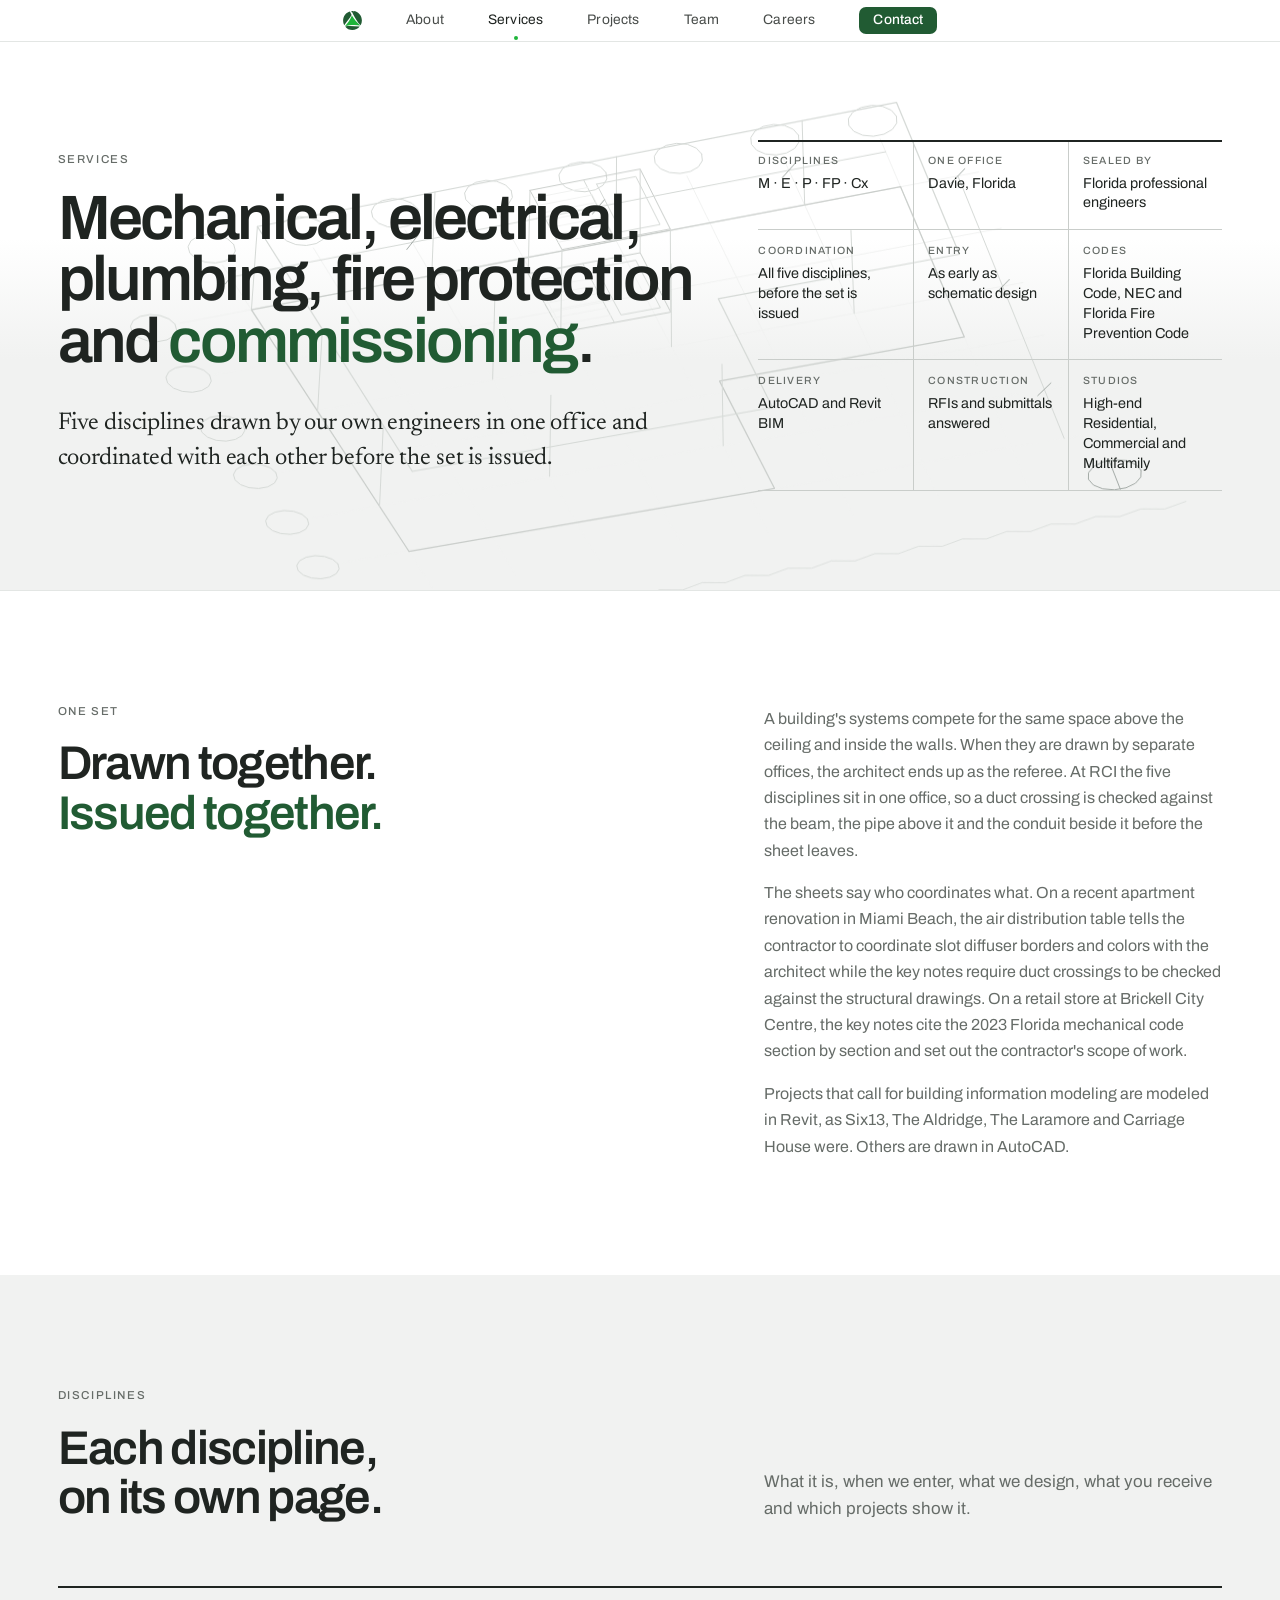
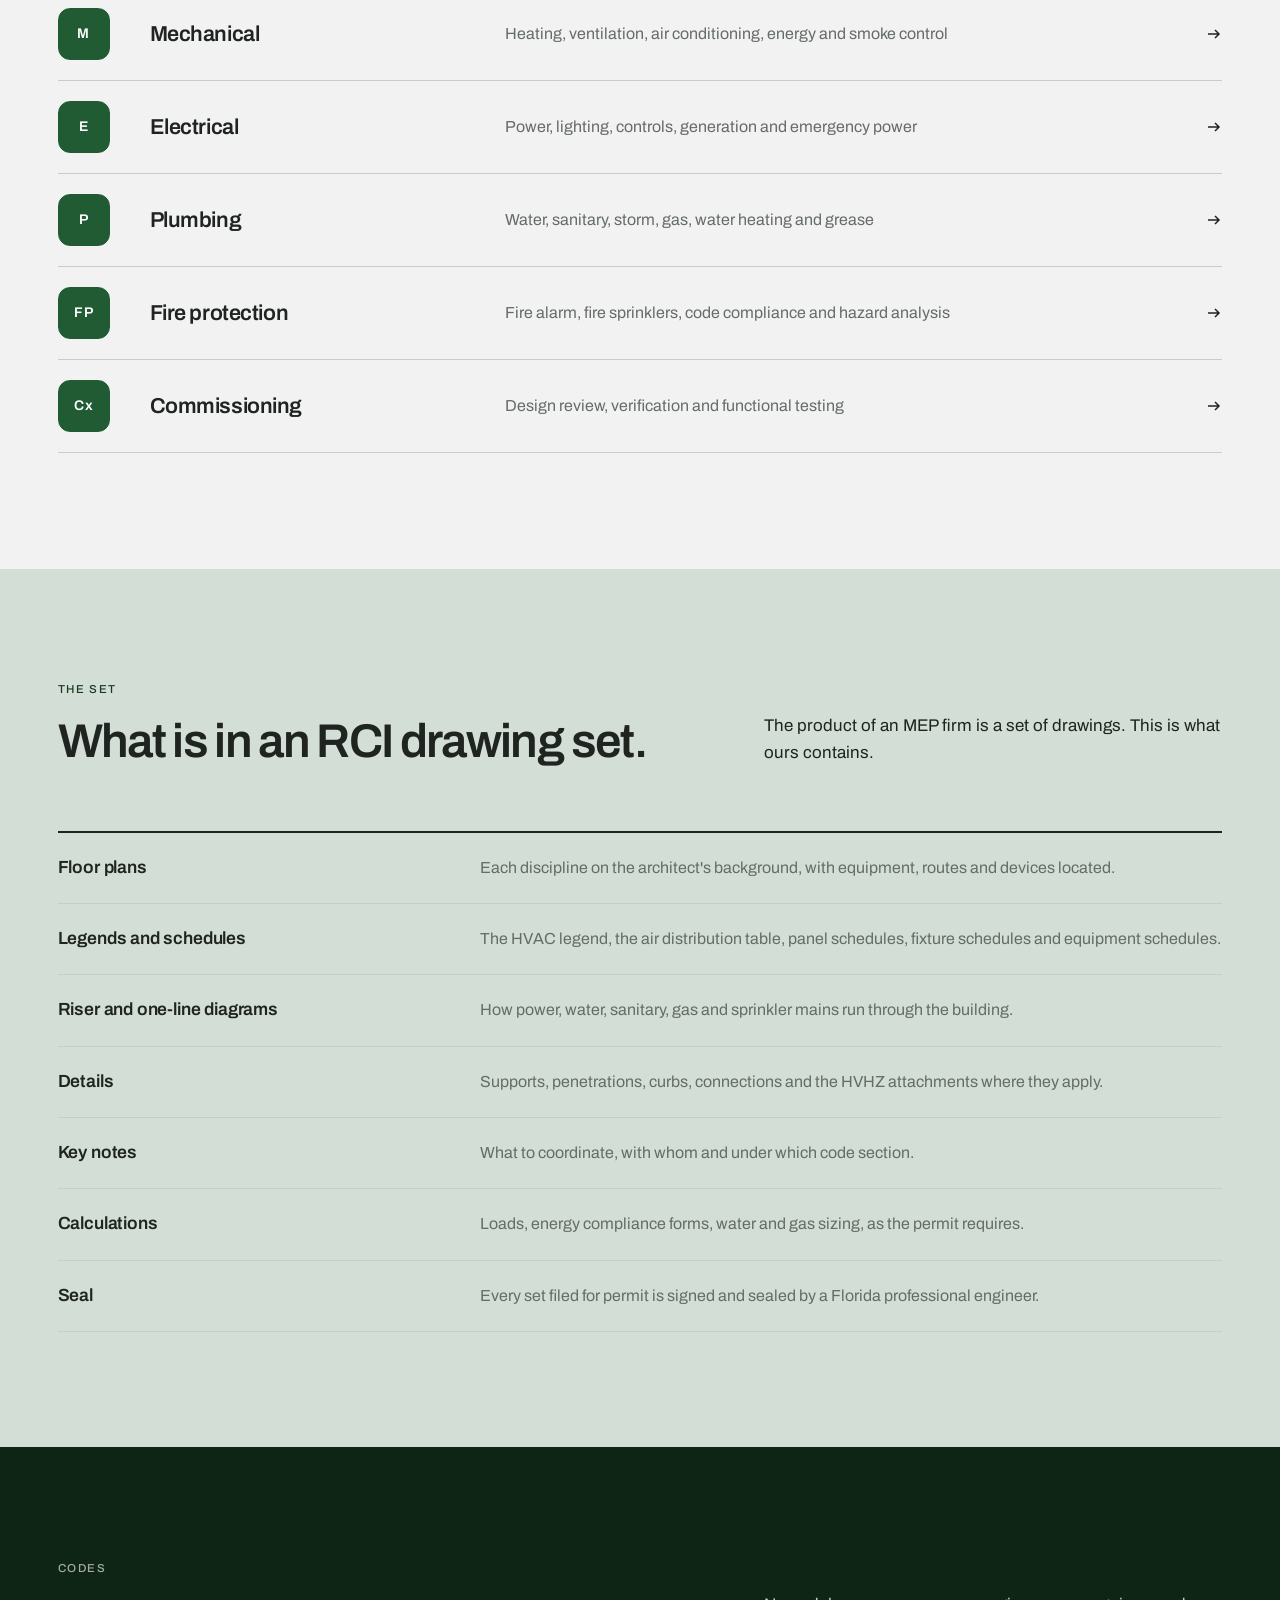
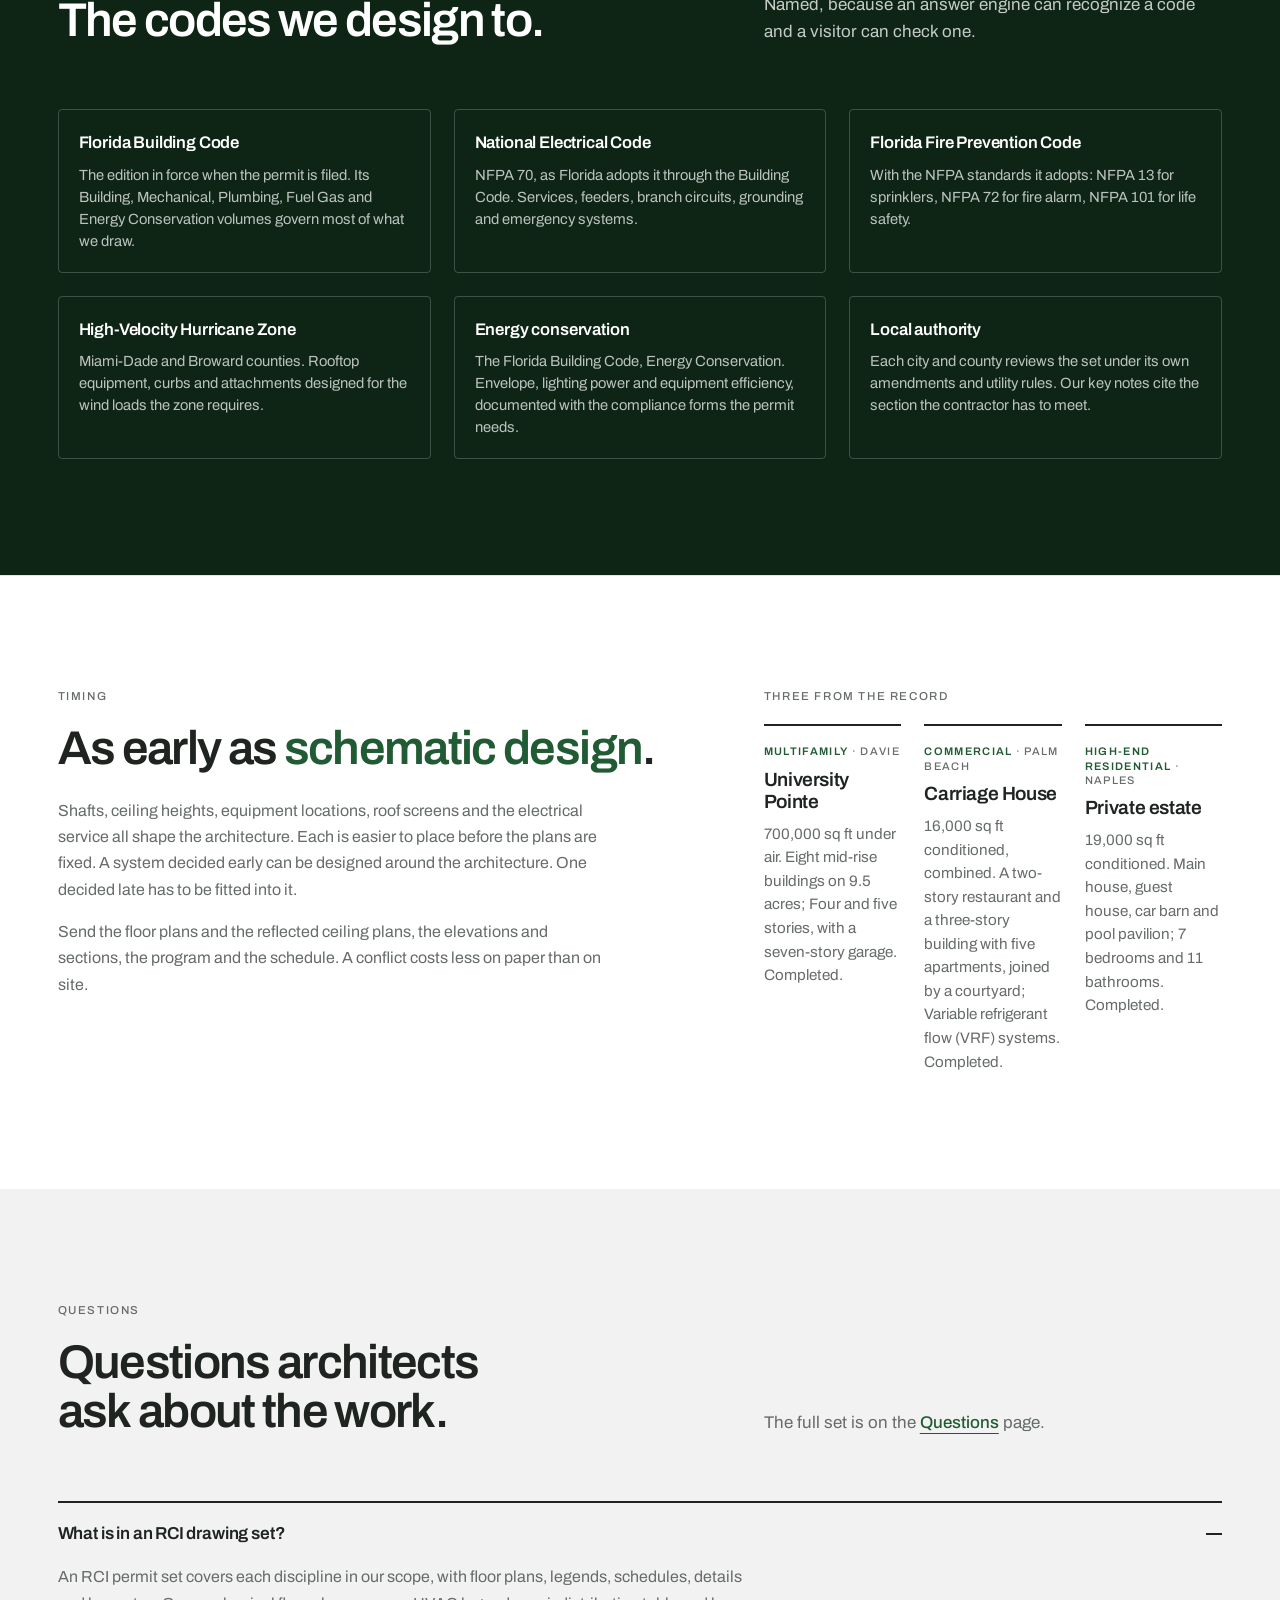
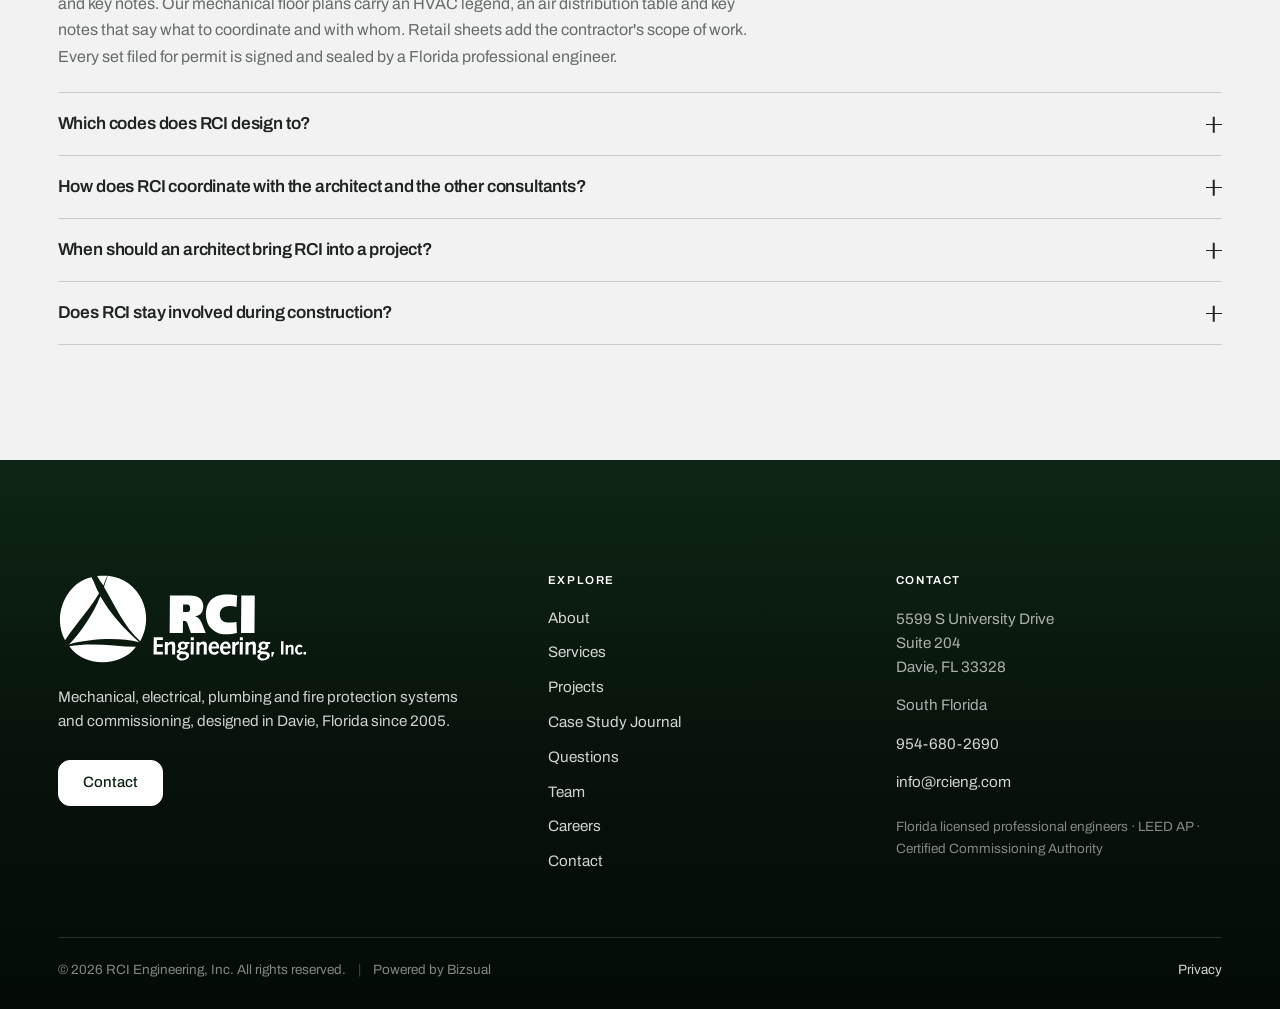
<file: services.html>
<!doctype html>
<html lang="en">
<head>
<meta charset="utf-8">
<meta name="viewport" content="width=device-width,initial-scale=1,viewport-fit=cover">
<title>Services · RCI Engineering, Inc.</title>
<meta name="description" content="Mechanical, electrical, plumbing, fire protection and commissioning, drawn in one office in Davie, Florida and coordinated before the set is issued.">
<meta name="robots" content="noindex,nofollow">
<link rel="canonical" href="https://rcieng.com/services.html">
<link rel="icon" href="assets/logo/logorcimark.svg" type="image/svg+xml">
<link rel="preconnect" href="https://fonts.googleapis.com"><link rel="preconnect" href="https://fonts.gstatic.com" crossorigin><link rel="stylesheet" href="https://fonts.googleapis.com/css2?family=Archivo:wdth,wght@62..125,100..900&family=Newsreader:ital,opsz,wght@0,6..72,400;0,6..72,500;1,6..72,400&display=swap">
<link rel="stylesheet" href="site.css">

<script type="application/ld+json">{"@context": "https://schema.org", "@graph": [{"@type": "ProfessionalService", "@id": "https://rcieng.com/#org", "name": "RCI Engineering, Inc.", "url": "https://rcieng.com/", "telephone": "+1-954-680-2690", "email": "info@rcieng.com", "foundingDate": "2005", "description": "Mechanical, electrical, plumbing and fire protection consulting engineering firm in Davie, Florida, with commissioning.", "address": {"@type": "PostalAddress", "streetAddress": "5599 S University Drive, Suite 204", "addressLocality": "Davie", "addressRegion": "FL", "postalCode": "33328", "addressCountry": "US"}, "areaServed": "South Florida", "founder": [{"@type": "Person", "name": "Oscar Sebelen"}, {"@type": "Person", "name": "Brian Coldwell"}]}, {"@type": "FAQPage", "mainEntity": [{"@type": "Question", "name": "What is in an RCI drawing set?", "acceptedAnswer": {"@type": "Answer", "text": "An RCI permit set covers each discipline in our scope, with floor plans, legends, schedules, details and key notes. Our mechanical floor plans carry an HVAC legend, an air distribution table and key notes that say what to coordinate and with whom. Retail sheets add the contractor's scope of work. Every set filed for permit is signed and sealed by a Florida professional engineer."}}, {"@type": "Question", "name": "Which codes does RCI design to?", "acceptedAnswer": {"@type": "Answer", "text": "We design to the Florida Building Code in force when the permit is filed, with its mechanical, plumbing, fuel gas and energy conservation volumes. Electrical design follows the National Electrical Code as Florida adopts it. Fire protection follows the Florida Fire Prevention Code and the NFPA standards it adopts. In Miami-Dade and Broward counties, the High-Velocity Hurricane Zone adds requirements for equipment exposed to wind. Our key notes cite the code section the contractor has to meet."}}, {"@type": "Question", "name": "How does RCI coordinate with the architect and the other consultants?", "acceptedAnswer": {"@type": "Answer", "text": "From the start. We set the basis of design with the architect. As the set develops, we coordinate routes, equipment and penetrations with the architectural and structural drawings. Our sheets say who coordinates what. On a recent apartment renovation in Miami Beach, the air distribution table tells the contractor to coordinate slot diffuser borders and colors with the architect. The key notes require duct crossings to be checked against the structural drawings. Projects that call for building information modeling are modeled in Revit, as Six13, The Aldridge and The Laramore in Fort Lauderdale were."}}, {"@type": "Question", "name": "When should an architect bring RCI into a project?", "acceptedAnswer": {"@type": "Answer", "text": "As early as schematic design. Shafts, ceiling heights, equipment locations, roof screens and the electrical service all shape the architecture. Each is easier to place before the plans are fixed. A system decided early can be designed around the architecture. One decided late has to be fitted into it."}}, {"@type": "Question", "name": "Does RCI stay involved during construction?", "acceptedAnswer": {"@type": "Answer", "text": "Yes. During construction administration we answer the contractor's requests for information and review submittals. Replies often come within 48 hours. For two university buildings in True Blue, Grenada, our scope ran from design through construction administration to completion."}}]}]}</script>
</head>
<body>
<nav class="bar" aria-label="Main"><div class="row"><a class="mark" href="index.html" aria-label="RCI Engineering, Inc. home"><img src="assets/logo/logorcimark.svg" alt="" width="20" height="20"></a><span class="links"><a href="about.html">About</a><a href="services.html">Services</a><a href="projects.html" class="keep">Projects</a><a href="team.html">Team</a><a href="careers.html">Careers</a></span><a href="contact.html" class="navbtn keep">Contact</a></div></nav>
<main class="site">
<!-- REVIEW NOTE (travels with this page; nothing here is sent to RCI as a question)
Codes block: wording drafted from the Florida Building Code, NEC adoption and the Florida Fire Prevention Code; RCI's engineers confirm every line before launch.
"The set" list: floor plans, legends, schedules, details and key notes read from the two sample sheets; riser diagrams, calculations and the seal line from practice and Florida law. RCI confirms the typical sheet list.
Brickell City Centre retail sheet: the project is named by place only; the architect's name stays out (G3).
-->

<section class="sheet hero" id="top"><canvas class="hero-bg" data-model="services" aria-hidden="true"></canvas><div class="wrap hero-grid"><div class="hero-copy"><p class="tag">Services</p><h1 class="wh">Mechanical, electrical, plumbing, fire protection and <span>commissioning</span>.</h1><p class="lede">Five disciplines drawn by our own engineers in one office and coordinated with each other before the set is issued.</p></div><dl class="tb tb3"><div><dt>Disciplines</dt><dd>M · E · P · FP · Cx</dd></div><div><dt>One office</dt><dd>Davie, Florida</dd></div><div><dt>Sealed by</dt><dd>Florida professional engineers</dd></div><div><dt>Coordination</dt><dd>All five disciplines, before the set is issued</dd></div><div><dt>Entry</dt><dd>As early as schematic design</dd></div><div><dt>Codes</dt><dd>Florida Building Code, NEC and Florida Fire Prevention Code</dd></div><div><dt>Delivery</dt><dd>AutoCAD and Revit BIM</dd></div><div><dt>Construction</dt><dd>RFIs and submittals answered</dd></div><div><dt>Studios</dt><dd>High-end Residential, Commercial and Multifamily</dd></div></dl></div></section><section class="sheet  " id="one-set"><div class="wrap"><div class="cols"><div><p class="tag">One set</p><h2 class="wh">Drawn together. <span>Issued together.</span></h2></div>
      <div class="rise"><p class="body">A building's systems compete for the same space above the ceiling and inside the walls. When they are drawn by separate offices, the architect ends up as the referee. At RCI the five disciplines sit in one office, so a duct crossing is checked against the beam, the pipe above it and the conduit beside it before the sheet leaves.</p>
      <p class="body">The sheets say who coordinates what. On a recent apartment renovation in Miami Beach, the air distribution table tells the contractor to coordinate slot diffuser borders and colors with the architect while the key notes require duct crossings to be checked against the structural drawings. On a retail store at Brickell City Centre, the key notes cite the 2023 Florida mechanical code section by section and set out the contractor's scope of work.</p>
      <p class="body">Projects that call for building information modeling are modeled in Revit, as Six13, The Aldridge, The Laramore and Carriage House were. Others are drawn in AutoCAD.</p></div></div></div></section><section class="sheet band-2 " id="disciplines"><div class="wrap"><div class="sheet-head"><div><p class="tag">Disciplines</p><h2 class="wh">Each discipline, on its own page.</h2></div><p class="intro">What it is, when we enter, what we design, what you receive and which projects show it.</p></div><div class="drows"><a class="drow" href="mechanical.html"><span class="ic" aria-hidden="true"><span style="font:600 14px/1 var(--sans);letter-spacing:.02em">M</span></span><span class="nm">Mechanical</span><span class="sc">Heating, ventilation, air conditioning, energy and smoke control</span><svg class="ar" viewBox="0 0 16 16" fill="none" stroke="currentColor" stroke-width="1.5"><path d="M2 8h11M9 4l4 4-4 4"/></svg></a><a class="drow" href="electrical.html"><span class="ic" aria-hidden="true"><span style="font:600 14px/1 var(--sans);letter-spacing:.02em">E</span></span><span class="nm">Electrical</span><span class="sc">Power, lighting, controls, generation and emergency power</span><svg class="ar" viewBox="0 0 16 16" fill="none" stroke="currentColor" stroke-width="1.5"><path d="M2 8h11M9 4l4 4-4 4"/></svg></a><a class="drow" href="plumbing.html"><span class="ic" aria-hidden="true"><span style="font:600 14px/1 var(--sans);letter-spacing:.02em">P</span></span><span class="nm">Plumbing</span><span class="sc">Water, sanitary, storm, gas, water heating and grease</span><svg class="ar" viewBox="0 0 16 16" fill="none" stroke="currentColor" stroke-width="1.5"><path d="M2 8h11M9 4l4 4-4 4"/></svg></a><a class="drow" href="fire-protection.html"><span class="ic" aria-hidden="true"><span style="font:600 14px/1 var(--sans);letter-spacing:.02em">FP</span></span><span class="nm">Fire protection</span><span class="sc">Fire alarm, fire sprinklers, code compliance and hazard analysis</span><svg class="ar" viewBox="0 0 16 16" fill="none" stroke="currentColor" stroke-width="1.5"><path d="M2 8h11M9 4l4 4-4 4"/></svg></a><a class="drow" href="commissioning.html"><span class="ic" aria-hidden="true"><span style="font:600 14px/1 var(--sans);letter-spacing:.02em">Cx</span></span><span class="nm">Commissioning</span><span class="sc">Design review, verification and functional testing</span><svg class="ar" viewBox="0 0 16 16" fill="none" stroke="currentColor" stroke-width="1.5"><path d="M2 8h11M9 4l4 4-4 4"/></svg></a></div></div></section><section class="sheet band-wash " id="the-set"><div class="wrap"><div class="sheet-head"><div><p class="tag">The set</p><h2 class="wh">What is in an RCI drawing set.</h2></div><p class="intro">The product of an MEP firm is a set of drawings. This is what ours contains.</p></div><ul class="index"><li class="rise"><span class="k">Floor plans</span><p class="v">Each discipline on the architect's background, with equipment, routes and devices located.</p></li><li class="rise"><span class="k">Legends and schedules</span><p class="v">The HVAC legend, the air distribution table, panel schedules, fixture schedules and equipment schedules.</p></li><li class="rise"><span class="k">Riser and one-line diagrams</span><p class="v">How power, water, sanitary, gas and sprinkler mains run through the building.</p></li><li class="rise"><span class="k">Details</span><p class="v">Supports, penetrations, curbs, connections and the HVHZ attachments where they apply.</p></li><li class="rise"><span class="k">Key notes</span><p class="v">What to coordinate, with whom and under which code section.</p></li><li class="rise"><span class="k">Calculations</span><p class="v">Loads, energy compliance forms, water and gas sizing, as the permit requires.</p></li><li class="rise"><span class="k">Seal</span><p class="v">Every set filed for permit is signed and sealed by a Florida professional engineer.</p></li></ul></div></section><section class="sheet dark " id="codes"><div class="wrap"><div class="sheet-head"><div><p class="tag">Codes</p><h2 class="wh">The codes we design to.</h2></div><p class="intro">Named, because an answer engine can recognize a code and a visitor can check one.</p></div><ul class="codes"><li class="rise"><b>Florida Building Code</b><span>The edition in force when the permit is filed. Its Building, Mechanical, Plumbing, Fuel Gas and Energy Conservation volumes govern most of what we draw.</span></li><li class="rise"><b>National Electrical Code</b><span>NFPA 70, as Florida adopts it through the Building Code. Services, feeders, branch circuits, grounding and emergency systems.</span></li><li class="rise"><b>Florida Fire Prevention Code</b><span>With the NFPA standards it adopts: NFPA 13 for sprinklers, NFPA 72 for fire alarm, NFPA 101 for life safety.</span></li><li class="rise"><b>High-Velocity Hurricane Zone</b><span>Miami-Dade and Broward counties. Rooftop equipment, curbs and attachments designed for the wind loads the zone requires.</span></li><li class="rise"><b>Energy conservation</b><span>The Florida Building Code, Energy Conservation. Envelope, lighting power and equipment efficiency, documented with the compliance forms the permit needs.</span></li><li class="rise"><b>Local authority</b><span>Each city and county reviews the set under its own amendments and utility rules. Our key notes cite the section the contractor has to meet.</span></li></ul></div></section><section class="sheet  " id="timing"><div class="wrap"><div class="cols"><div><p class="tag">Timing</p><h2 class="wh">As early as <span>schematic design</span>.</h2><p class="body" style="margin-top:24px">Shafts, ceiling heights, equipment locations, roof screens and the electrical service all shape the architecture. Each is easier to place before the plans are fixed. A system decided early can be designed around the architecture. One decided late has to be fitted into it.</p><p class="body">Send the floor plans and the reflected ceiling plans, the elevations and sections, the program and the schedule. A conflict costs less on paper than on site.</p></div>
      <div><p class="tag">Three from the record</p><ul class="proof"><li class="rise"><p class="meta"><b>Multifamily</b> · Davie</p><h3>University Pointe</h3><p>700,000 sq ft under air. Eight mid-rise buildings on 9.5 acres; Four and five stories, with a seven-story garage. Completed.</p></li><li class="rise"><p class="meta"><b>Commercial</b> · Palm Beach</p><h3>Carriage House</h3><p>16,000 sq ft conditioned, combined. A two-story restaurant and a three-story building with five apartments, joined by a courtyard; Variable refrigerant flow (VRF) systems. Completed.</p></li><li class="rise"><p class="meta"><b>High-end Residential</b> · Naples</p><h3>Private estate</h3><p>19,000 sq ft conditioned. Main house, guest house, car barn and pool pavilion; 7 bedrooms and 11 bathrooms. Completed.</p></li></ul></div></div></div></section><section class="sheet band-2 " id="questions"><div class="wrap"><div class="sheet-head"><div><p class="tag">Questions</p><h2 class="wh">Questions architects ask about the work.</h2></div><div class="right"><p class="intro">The full set is on the <a class="link" href="faq.html">Questions</a> page.</p></div></div><div class="qa"><details open><summary>What is in an RCI drawing set?<span class="pm"></span></summary><p class="a">An RCI permit set covers each discipline in our scope, with floor plans, legends, schedules, details and key notes. Our mechanical floor plans carry an HVAC legend, an air distribution table and key notes that say what to coordinate and with whom. Retail sheets add the contractor's scope of work. Every set filed for permit is signed and sealed by a Florida professional engineer.</p></details><details><summary>Which codes does RCI design to?<span class="pm"></span></summary><p class="a">We design to the Florida Building Code in force when the permit is filed, with its mechanical, plumbing, fuel gas and energy conservation volumes. Electrical design follows the National Electrical Code as Florida adopts it. Fire protection follows the Florida Fire Prevention Code and the NFPA standards it adopts. In Miami-Dade and Broward counties, the High-Velocity Hurricane Zone adds requirements for equipment exposed to wind. Our key notes cite the code section the contractor has to meet.</p></details><details><summary>How does RCI coordinate with the architect and the other consultants?<span class="pm"></span></summary><p class="a">From the start. We set the basis of design with the architect. As the set develops, we coordinate routes, equipment and penetrations with the architectural and structural drawings. Our sheets say who coordinates what. On a recent apartment renovation in Miami Beach, the air distribution table tells the contractor to coordinate slot diffuser borders and colors with the architect. The key notes require duct crossings to be checked against the structural drawings. Projects that call for building information modeling are modeled in Revit, as Six13, The Aldridge and The Laramore in Fort Lauderdale were.</p></details><details><summary>When should an architect bring RCI into a project?<span class="pm"></span></summary><p class="a">As early as schematic design. Shafts, ceiling heights, equipment locations, roof screens and the electrical service all shape the architecture. Each is easier to place before the plans are fixed. A system decided early can be designed around the architecture. One decided late has to be fitted into it.</p></details><details><summary>Does RCI stay involved during construction?<span class="pm"></span></summary><p class="a">Yes. During construction administration we answer the contractor's requests for information and review submittals. Replies often come within 48 hours. For two university buildings in True Blue, Grenada, our scope ran from design through construction administration to completion.</p></details></div></div></section>
</main>
<div class="end"><footer class="foot" id="footer">
  <div class="wrap">
    <div class="foot-grid">
      <div>
        <div class="flogo"><img src="assets/logo/logorcifullwhite.svg" alt="RCI Engineering, Inc." width="250" height="88"></div>
        <p class="tagline">Mechanical, electrical, plumbing and fire protection systems and commissioning, designed in Davie, Florida since 2005.</p>
        <a class="btn fill" href="contact.html">Contact</a>
      </div>
      <nav aria-label="Footer">
        <h4>Explore</h4>
        <ul><li><a href="about.html">About</a></li><li><a href="services.html">Services</a></li><li><a href="projects.html">Projects</a></li><li><a href="journal.html">Case Study Journal</a></li><li><a href="faq.html">Questions</a></li><li><a href="team.html">Team</a></li><li><a href="careers.html">Careers</a></li><li><a href="contact.html">Contact</a></li></ul>
      </nav>
      <div>
        <h4>Contact</h4>
        <p>5599 S University Drive<br>Suite 204<br>Davie, FL 33328</p>
        <p>South Florida</p>
        <p><a href="tel:+19546802690">954-680-2690</a></p>
        <p><a href="mailto:info@rcieng.com">info@rcieng.com</a></p>
        <p class="cred">Florida licensed professional engineers · LEED AP · Certified Commissioning Authority</p>
      </div>
    </div>
    <div class="foot-bottom">
      <span>© 2026 RCI Engineering, Inc. All rights reserved.<span class="sep">|</span>Powered by Bizsual</span>
      <a href="privacy.html">Privacy</a>
    </div>
  </div>
</footer></div>
<script src="site.js" defer></script>
</body>
</html>
</file>
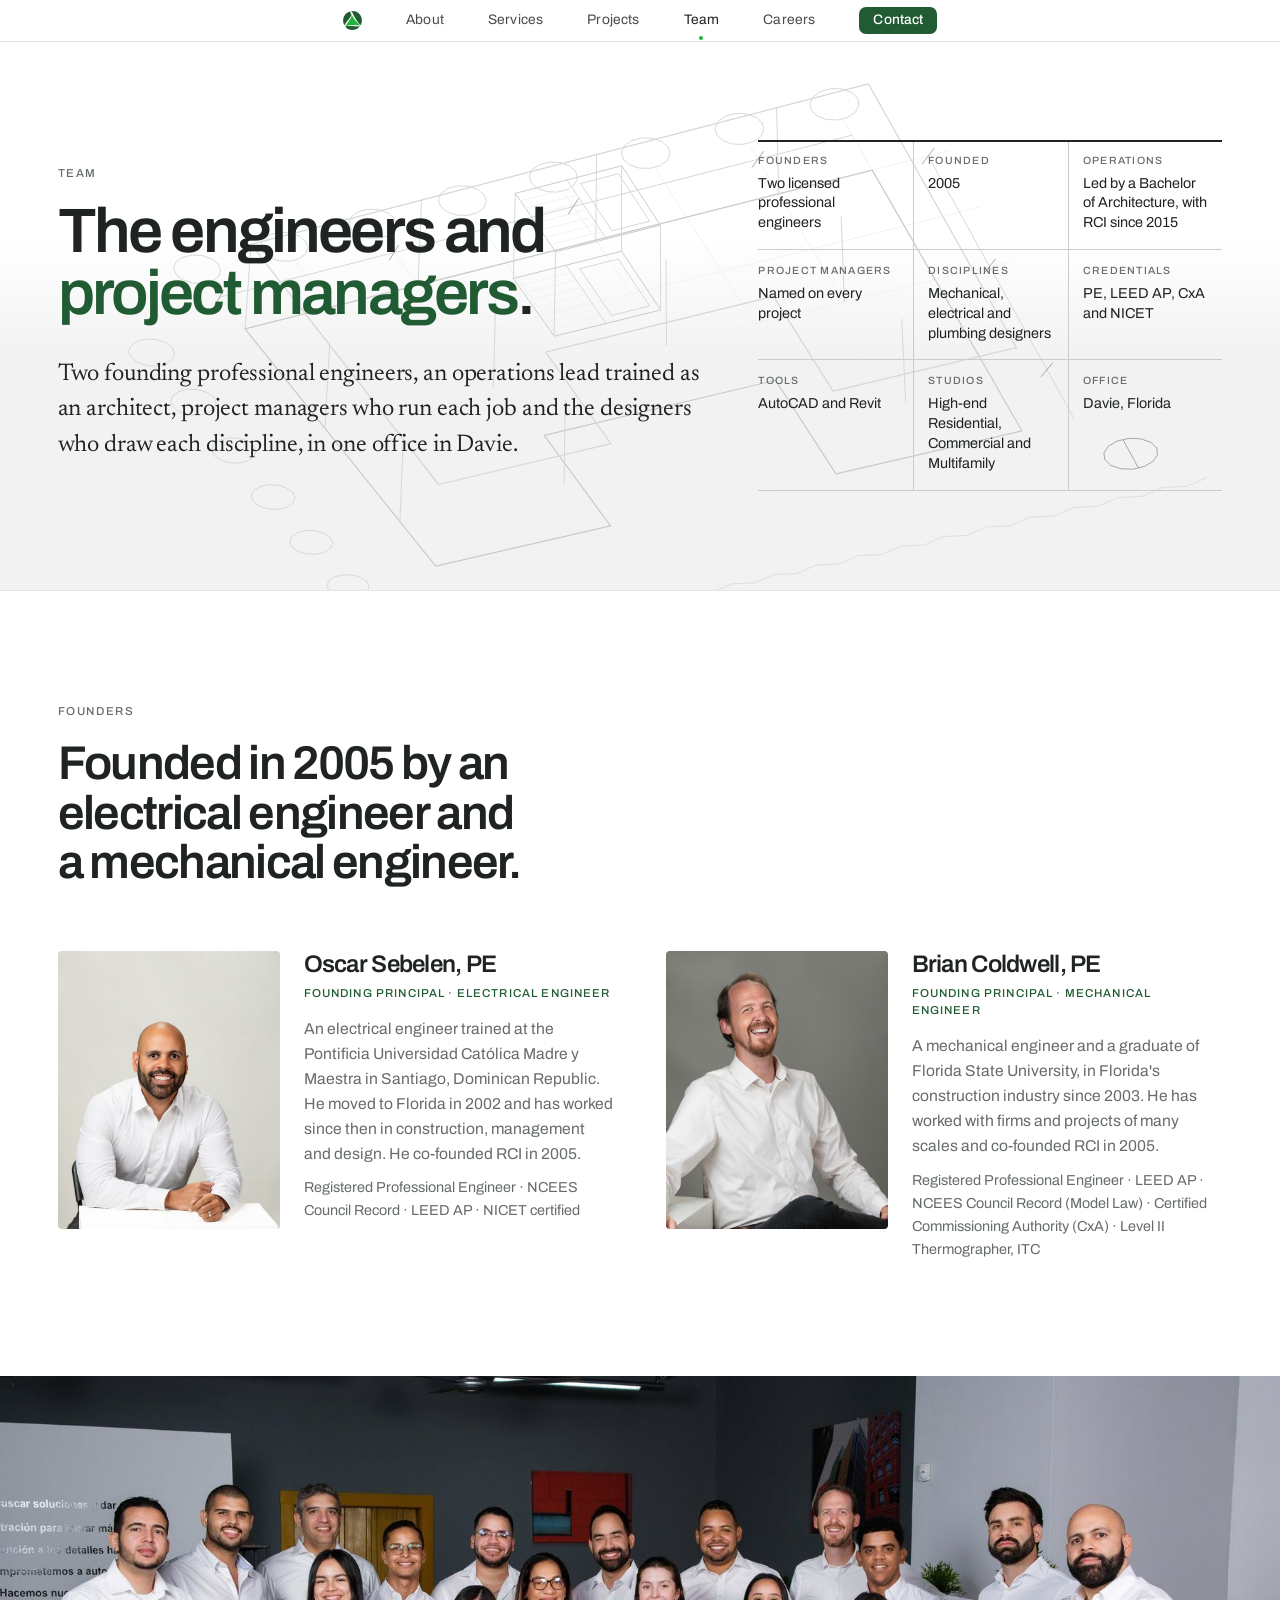
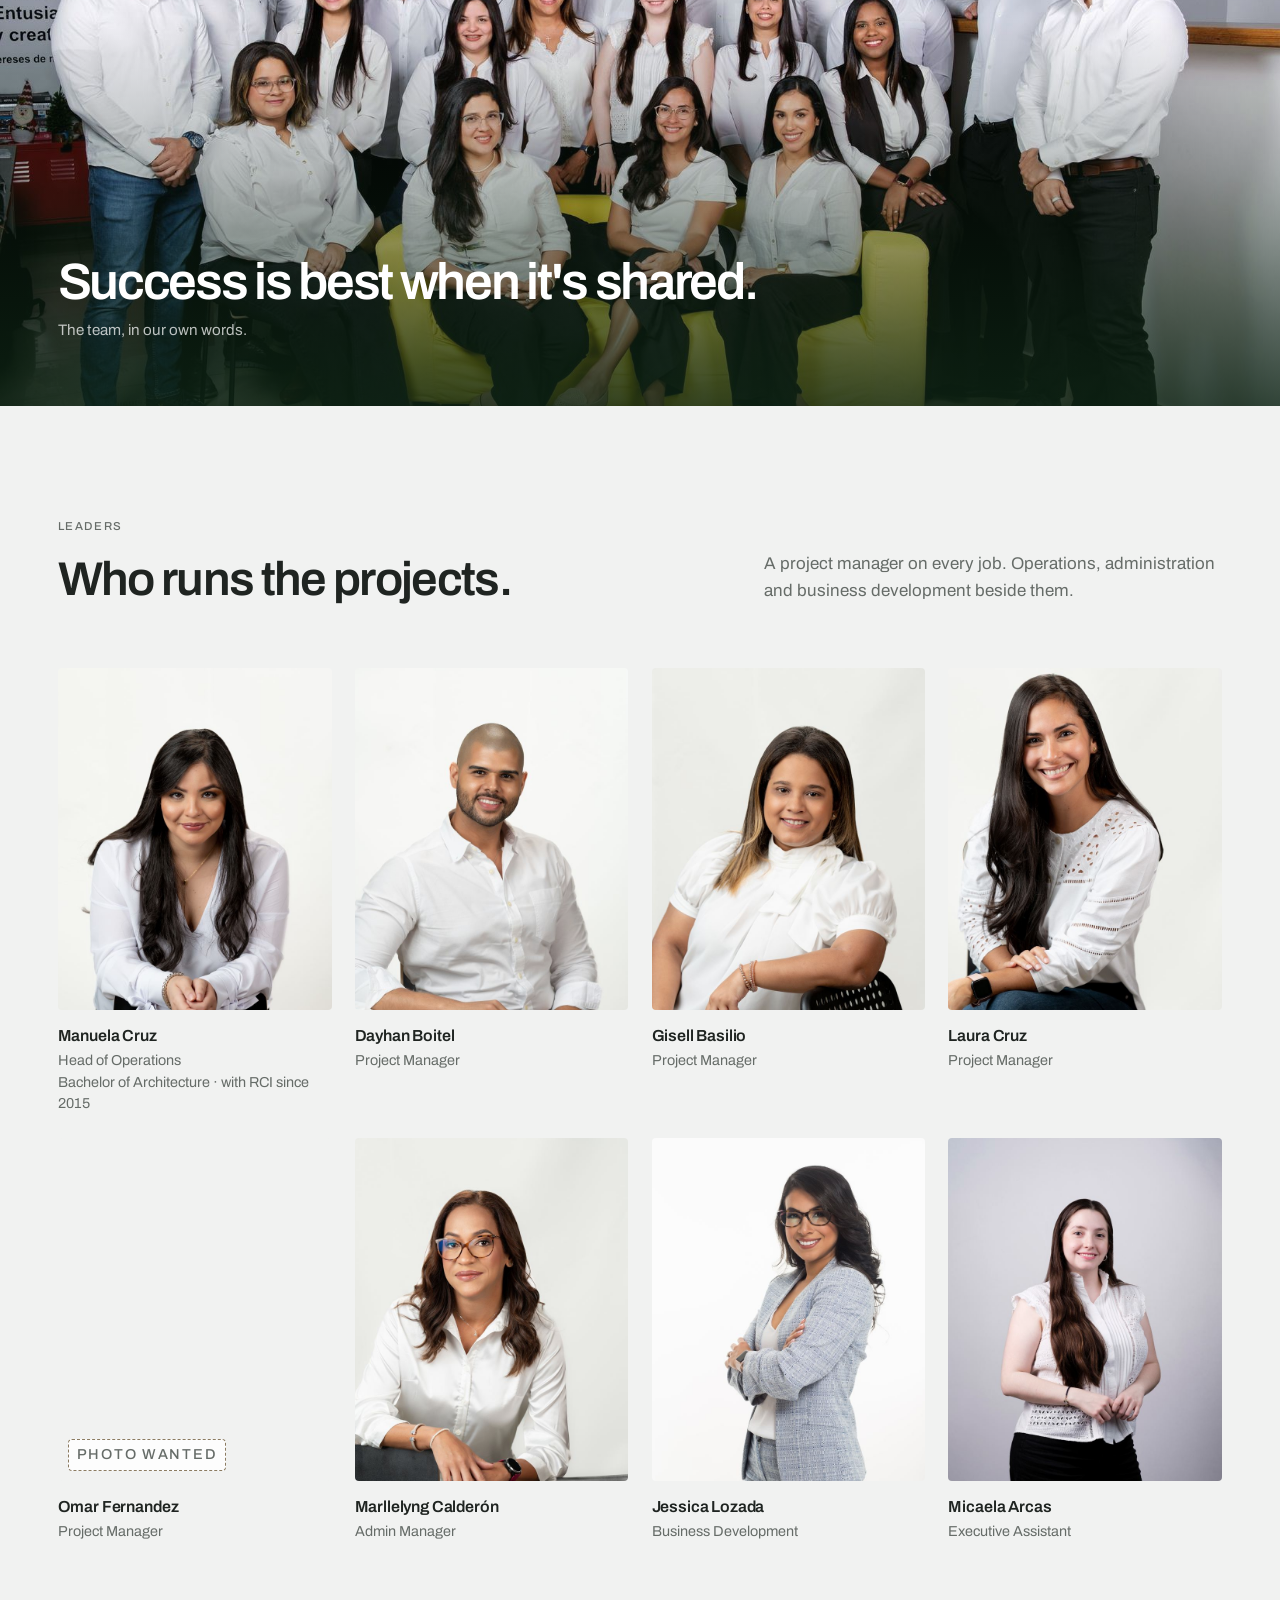
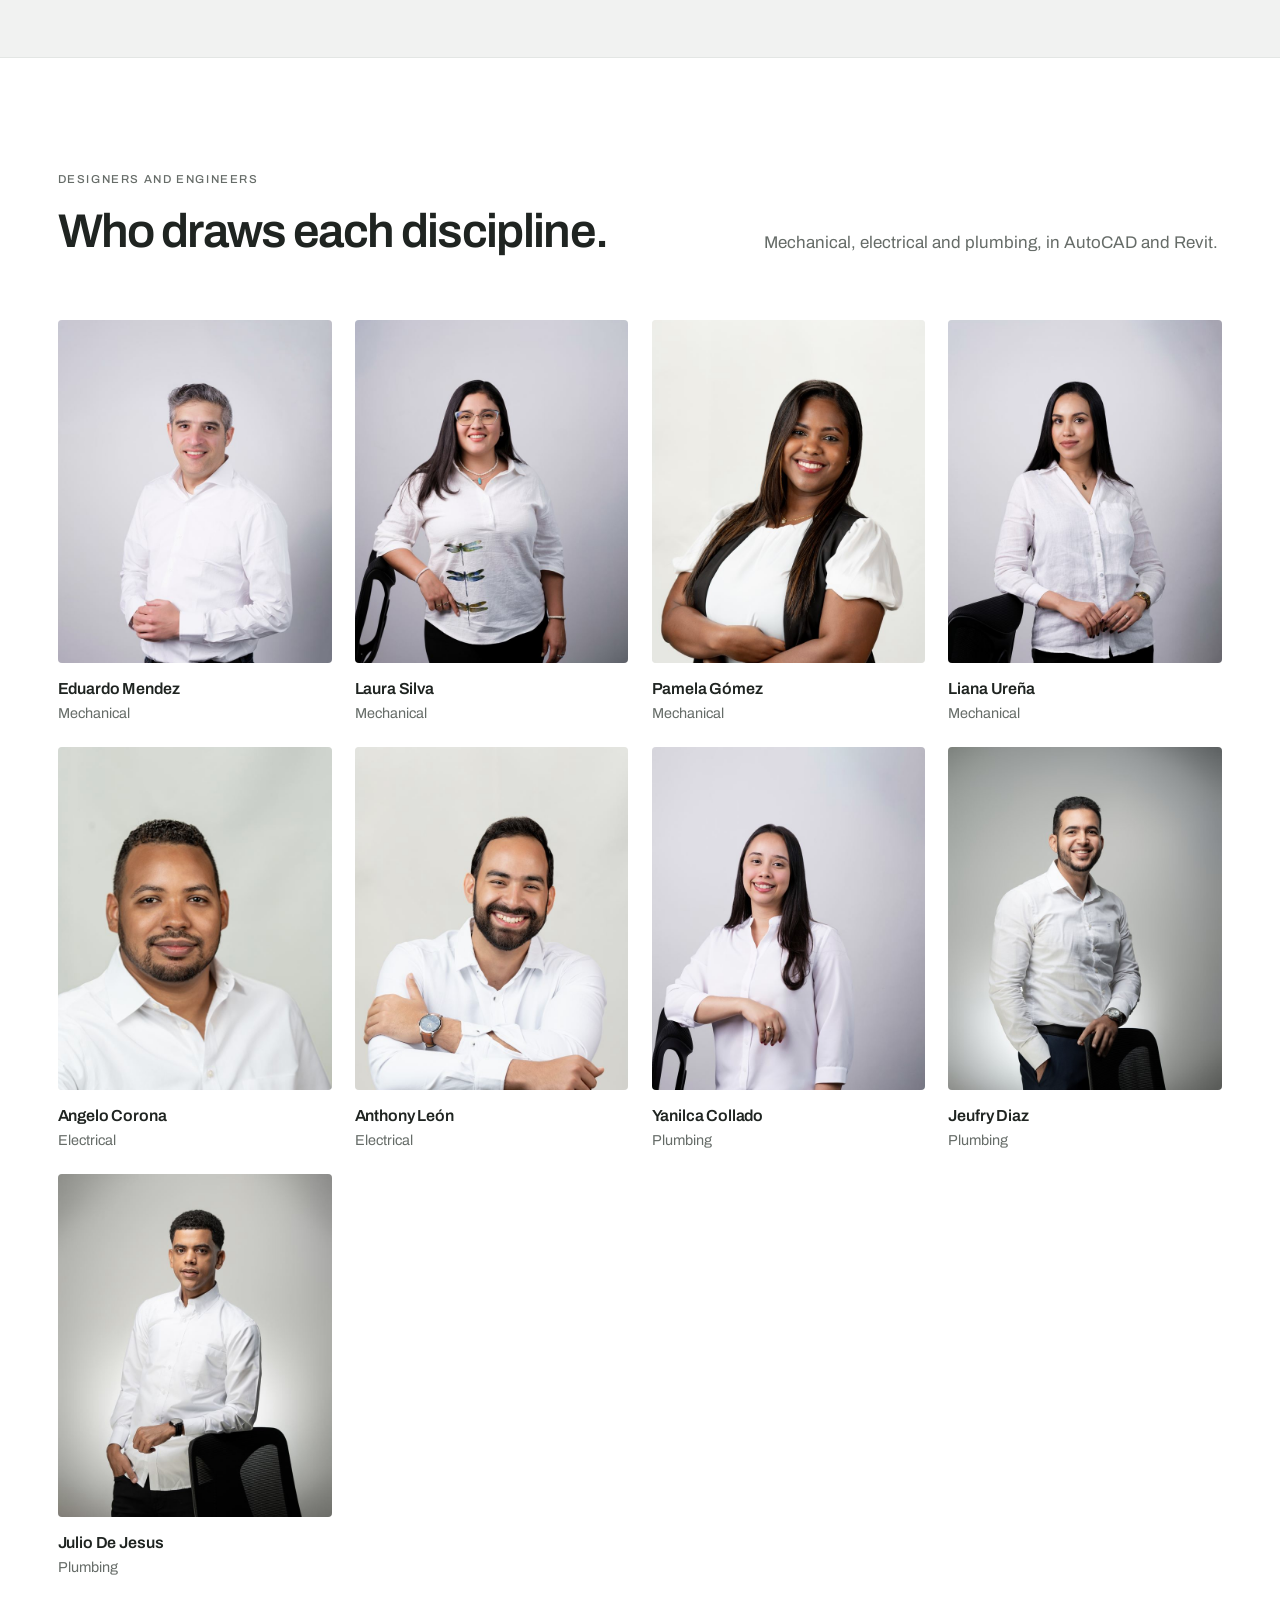
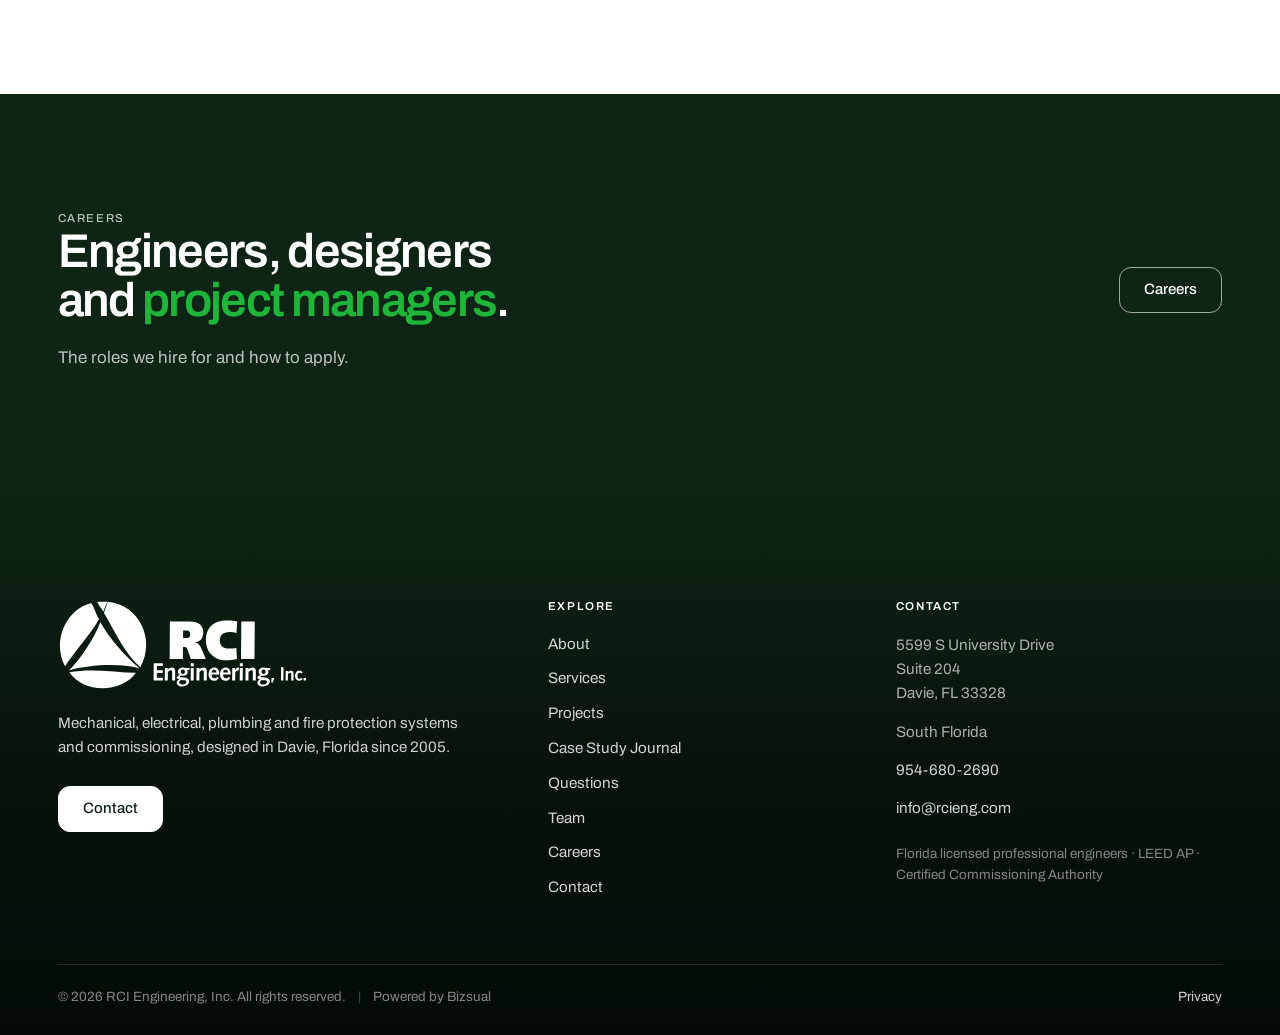
<file: team.html>
<!doctype html>
<html lang="en">
<head>
<meta charset="utf-8">
<meta name="viewport" content="width=device-width,initial-scale=1,viewport-fit=cover">
<title>Team · RCI Engineering, Inc.</title>
<meta name="description" content="The engineers and project managers of RCI Engineering: two founding professional engineers, the leaders and the designers of each discipline, in Davie, Florida.">
<meta name="robots" content="noindex,nofollow">
<link rel="canonical" href="https://rcieng.com/team.html">
<link rel="icon" href="assets/logo/logorcimark.svg" type="image/svg+xml">
<link rel="preconnect" href="https://fonts.googleapis.com"><link rel="preconnect" href="https://fonts.gstatic.com" crossorigin><link rel="stylesheet" href="https://fonts.googleapis.com/css2?family=Archivo:wdth,wght@62..125,100..900&family=Newsreader:ital,opsz,wght@0,6..72,400;0,6..72,500;1,6..72,400&display=swap">
<link rel="stylesheet" href="site.css">

<script type="application/ld+json">{"@context": "https://schema.org", "@graph": [{"@type": "ProfessionalService", "@id": "https://rcieng.com/#org", "name": "RCI Engineering, Inc.", "url": "https://rcieng.com/", "telephone": "+1-954-680-2690", "email": "info@rcieng.com", "foundingDate": "2005", "description": "Mechanical, electrical, plumbing and fire protection consulting engineering firm in Davie, Florida, with commissioning.", "address": {"@type": "PostalAddress", "streetAddress": "5599 S University Drive, Suite 204", "addressLocality": "Davie", "addressRegion": "FL", "postalCode": "33328", "addressCountry": "US"}, "areaServed": "South Florida", "founder": [{"@type": "Person", "name": "Oscar Sebelen"}, {"@type": "Person", "name": "Brian Coldwell"}]}]}</script>
</head>
<body>
<nav class="bar" aria-label="Main"><div class="row"><a class="mark" href="index.html" aria-label="RCI Engineering, Inc. home"><img src="assets/logo/logorcimark.svg" alt="" width="20" height="20"></a><span class="links"><a href="about.html">About</a><a href="services.html">Services</a><a href="projects.html" class="keep">Projects</a><a href="team.html">Team</a><a href="careers.html">Careers</a></span><a href="contact.html" class="navbtn keep">Contact</a></div></nav>
<main class="site">
<!-- REVIEW NOTE (travels with this page; nothing here is sent to RCI as a question)
Names and titles from the old Team page and the 2026 portfolios. Manuela Cruz carries three titles across RCI's documents (Head of Operations on the old site, Director of Operations and Project Manager in the portfolios); the page uses Head of Operations. RCI picks one.
Micaela Arcas is listed as Executive Assistant from the kickoff; the old site shows "Micaela - Admin". RCI confirms the title.
Support team last names come from the shared photo folders, not from a published source: Mendez, Silva, Gómez, Ureña, Corona, León, Collado, Diaz, De Jesus. RCI confirms each spelling.
Omar Fernandez has no photo in the shared folder; the card carries a "Photo wanted" label.
Portraits cropped from the originals in the shared Drive at 720 by 900; the group photo is the one on the main page.
Founders' bios from the old Team page; universities named as RCI published them.
-->

<section class="sheet hero" id="top"><canvas class="hero-bg" data-model="team" aria-hidden="true"></canvas><div class="wrap hero-grid"><div class="hero-copy"><p class="tag">Team</p><h1 class="wh">The engineers and <span>project managers</span>.</h1><p class="lede">Two founding professional engineers, an operations lead trained as an architect, project managers who run each job and the designers who draw each discipline, in one office in Davie.</p></div><dl class="tb tb3"><div><dt>Founders</dt><dd>Two licensed professional engineers</dd></div><div><dt>Founded</dt><dd>2005</dd></div><div><dt>Operations</dt><dd>Led by a Bachelor of Architecture, with RCI since 2015</dd></div><div><dt>Project managers</dt><dd>Named on every project</dd></div><div><dt>Disciplines</dt><dd>Mechanical, electrical and plumbing designers</dd></div><div><dt>Credentials</dt><dd>PE, LEED AP, CxA and NICET</dd></div><div><dt>Tools</dt><dd>AutoCAD and Revit</dd></div><div><dt>Studios</dt><dd>High-end Residential, Commercial and Multifamily</dd></div><div><dt>Office</dt><dd>Davie, Florida</dd></div></dl></div></section><section class="sheet  " id="founders"><div class="wrap"><div class="sheet-head"><div><p class="tag">Founders</p><h2 class="wh">Founded in 2005 by an electrical engineer and a mechanical engineer.</h2></div></div><div class="founders"><article class="founder rise"><div class="pic"><img src="assets/team/oscar-sebelen.jpg" alt="Oscar Sebelen, PE" loading="lazy" width="720" height="900"></div><div><h3>Oscar Sebelen, PE</h3><p class="cred">Founding Principal · Electrical Engineer</p><p>An electrical engineer trained at the Pontificia Universidad Católica Madre y Maestra in Santiago, Dominican Republic. He moved to Florida in 2002 and has worked since then in construction, management and design. He co-founded RCI in 2005.</p><p style="margin-top:10px;font-size:.9rem">Registered Professional Engineer · NCEES Council Record · LEED AP · NICET certified</p></div></article><article class="founder rise"><div class="pic"><img src="assets/team/brian-coldwell.jpg" alt="Brian Coldwell, PE" loading="lazy" width="720" height="900"></div><div><h3>Brian Coldwell, PE</h3><p class="cred">Founding Principal · Mechanical Engineer</p><p>A mechanical engineer and a graduate of Florida State University, in Florida&#x27;s construction industry since 2003. He has worked with firms and projects of many scales and co-founded RCI in 2005.</p><p style="margin-top:10px;font-size:.9rem">Registered Professional Engineer · LEED AP · NCEES Council Record (Model Law) · Certified Commissioning Authority (CxA) · Level II Thermographer, ITC</p></div></article></div></div></section><div class="win"><img src="assets/img/team-group.jpg" alt="The RCI Engineering team in the Davie office"><div class="cap"><div class="wrap"><p>Success is best when it's shared.</p><span>The team, in our own words.</span></div></div></div><section class="sheet band-2 " id="leaders"><div class="wrap"><div class="sheet-head"><div><p class="tag">Leaders</p><h2 class="wh">Who runs the projects.</h2></div><p class="intro">A project manager on every job. Operations, administration and business development beside them.</p></div><ul class="people"><li class="person rise"><div class="pic"><img src="assets/team/manuela-cruz.jpg" alt="Manuela Cruz" loading="lazy" width="720" height="900"></div><b>Manuela Cruz</b><span>Head of Operations</span><span>Bachelor of Architecture · with RCI since 2015</span></li><li class="person rise"><div class="pic"><img src="assets/team/dayhan-boitel.jpg" alt="Dayhan Boitel" loading="lazy" width="720" height="900"></div><b>Dayhan Boitel</b><span>Project Manager</span></li><li class="person rise"><div class="pic"><img src="assets/team/gisell-basilio.jpg" alt="Gisell Basilio" loading="lazy" width="720" height="900"></div><b>Gisell Basilio</b><span>Project Manager</span></li><li class="person rise"><div class="pic"><img src="assets/team/laura-cruz.jpg" alt="Laura Cruz" loading="lazy" width="720" height="900"></div><b>Laura Cruz</b><span>Project Manager</span></li><li class="person rise"><div class="pic empty"><span class="ph">Photo wanted</span></div><b>Omar Fernandez</b><span>Project Manager</span></li><li class="person rise"><div class="pic"><img src="assets/team/marllelyng-calderon.jpg" alt="Marllelyng Calderón" loading="lazy" width="720" height="900"></div><b>Marllelyng Calderón</b><span>Admin Manager</span></li><li class="person rise"><div class="pic"><img src="assets/team/jessica-lozada.jpg" alt="Jessica Lozada" loading="lazy" width="720" height="900"></div><b>Jessica Lozada</b><span>Business Development</span></li><li class="person rise"><div class="pic"><img src="assets/team/micaela-arcas.jpg" alt="Micaela Arcas" loading="lazy" width="720" height="900"></div><b>Micaela Arcas</b><span>Executive Assistant</span></li></ul></div></section><section class="sheet  " id="designers"><div class="wrap"><div class="sheet-head"><div><p class="tag">Designers and engineers</p><h2 class="wh">Who draws each discipline.</h2></div><p class="intro">Mechanical, electrical and plumbing, in AutoCAD and Revit.</p></div><ul class="people"><li class="person rise"><div class="pic"><img src="assets/team/eduardo-mendez.jpg" alt="Eduardo Mendez" loading="lazy" width="720" height="900"></div><b>Eduardo Mendez</b><span>Mechanical</span></li><li class="person rise"><div class="pic"><img src="assets/team/laura-silva.jpg" alt="Laura Silva" loading="lazy" width="720" height="900"></div><b>Laura Silva</b><span>Mechanical</span></li><li class="person rise"><div class="pic"><img src="assets/team/pamela-gomez.jpg" alt="Pamela Gómez" loading="lazy" width="720" height="900"></div><b>Pamela Gómez</b><span>Mechanical</span></li><li class="person rise"><div class="pic"><img src="assets/team/liana-urena.jpg" alt="Liana Ureña" loading="lazy" width="720" height="900"></div><b>Liana Ureña</b><span>Mechanical</span></li><li class="person rise"><div class="pic"><img src="assets/team/angelo-corona.jpg" alt="Angelo Corona" loading="lazy" width="720" height="900"></div><b>Angelo Corona</b><span>Electrical</span></li><li class="person rise"><div class="pic"><img src="assets/team/anthony-leon.jpg" alt="Anthony León" loading="lazy" width="720" height="900"></div><b>Anthony León</b><span>Electrical</span></li><li class="person rise"><div class="pic"><img src="assets/team/yanilca-collado.jpg" alt="Yanilca Collado" loading="lazy" width="720" height="900"></div><b>Yanilca Collado</b><span>Plumbing</span></li><li class="person rise"><div class="pic"><img src="assets/team/jeufry-diaz-2.jpg" alt="Jeufry Diaz" loading="lazy" width="720" height="900"></div><b>Jeufry Diaz</b><span>Plumbing</span></li><li class="person rise"><div class="pic"><img src="assets/team/julio-de-jesus.jpg" alt="Julio De Jesus" loading="lazy" width="720" height="900"></div><b>Julio De Jesus</b><span>Plumbing</span></li></ul></div></section><section class="sheet dark " id="join"><div class="wrap"><div class="strip"><div><p class="tag">Careers</p><h2 class="wh">Engineers, designers and <span>project managers</span>.</h2><p class="intro" style="margin-top:18px">The roles we hire for and how to apply.</p></div><a class="btn line" href="careers.html">Careers</a></div></div></section>
</main>
<div class="end"><footer class="foot" id="footer">
  <div class="wrap">
    <div class="foot-grid">
      <div>
        <div class="flogo"><img src="assets/logo/logorcifullwhite.svg" alt="RCI Engineering, Inc." width="250" height="88"></div>
        <p class="tagline">Mechanical, electrical, plumbing and fire protection systems and commissioning, designed in Davie, Florida since 2005.</p>
        <a class="btn fill" href="contact.html">Contact</a>
      </div>
      <nav aria-label="Footer">
        <h4>Explore</h4>
        <ul><li><a href="about.html">About</a></li><li><a href="services.html">Services</a></li><li><a href="projects.html">Projects</a></li><li><a href="journal.html">Case Study Journal</a></li><li><a href="faq.html">Questions</a></li><li><a href="team.html">Team</a></li><li><a href="careers.html">Careers</a></li><li><a href="contact.html">Contact</a></li></ul>
      </nav>
      <div>
        <h4>Contact</h4>
        <p>5599 S University Drive<br>Suite 204<br>Davie, FL 33328</p>
        <p>South Florida</p>
        <p><a href="tel:+19546802690">954-680-2690</a></p>
        <p><a href="mailto:info@rcieng.com">info@rcieng.com</a></p>
        <p class="cred">Florida licensed professional engineers · LEED AP · Certified Commissioning Authority</p>
      </div>
    </div>
    <div class="foot-bottom">
      <span>© 2026 RCI Engineering, Inc. All rights reserved.<span class="sep">|</span>Powered by Bizsual</span>
      <a href="privacy.html">Privacy</a>
    </div>
  </div>
</footer></div>
<script src="site.js" defer></script>
</body>
</html>
</file>
<file: site.css>
/* RCI Engineering · inner pages · shared system
   Ported from the main page: same tokens, same type, same moves. Nothing here is a literal where a token exists. */
:root{
  --paper:#FFFFFF; --paper-2:#F1F2F1; --wash:#D3DED6; --rule:#E3E6E4; --rule-2:#C9CDCA;
  --ink:#1F2421; --ink-2:#666C68;
  --dark:#215B33; --dark-press:#163C22; --lite:#1EB53A; --deep:#0E2515;
  --bronze:#8B7B61; --bronze-text:#786A54;
  --l1:#D5D9D6; --l2:#A3AAA6; --l3:#5F6763;
  --sans:"Archivo",system-ui,-apple-system,"Segoe UI",Roboto,"Helvetica Neue",Arial,sans-serif;
  --serif:"Newsreader",Georgia,"Times New Roman",serif;
  --mono:ui-monospace,SFMono-Regular,Menlo,Consolas,"Liberation Mono",monospace;
  --r:12px; --r-sm:6px; --maxw:1200px;
  --ease:cubic-bezier(.2,.7,.2,1);
  color-scheme:light;
}
*,*::before,*::after{box-sizing:border-box}
html{scroll-behavior:smooth;scroll-padding-top:60px}
body{margin:0;background:var(--paper);color:var(--ink);font:16px/1.5 var(--sans);-webkit-font-smoothing:antialiased;overflow-x:hidden}
img{max-width:100%;display:block}
a{color:inherit}
[id]{scroll-margin-top:60px}
.sr{position:absolute;width:1px;height:1px;overflow:hidden;clip:rect(0 0 0 0);white-space:nowrap}
a:focus-visible,button:focus-visible,input:focus-visible,select:focus-visible,textarea:focus-visible{outline:2px solid var(--dark);outline-offset:3px;border-radius:6px}

/* ---------- nav: the slim bar from the main page, visible at once ---------- */
.bar{position:fixed;z-index:30;left:0;right:0;top:0;padding-top:env(safe-area-inset-top,0px);
  background:rgba(255,255,255,.78);backdrop-filter:saturate(1.6) blur(14px);-webkit-backdrop-filter:saturate(1.6) blur(14px);border-bottom:1px solid var(--rule)}
.bar .row{height:41px;display:flex;align-items:center;justify-content:center;gap:clamp(21px,3.45vw,46px);
  padding-left:max(16px,env(safe-area-inset-left,0px));padding-right:max(16px,env(safe-area-inset-right,0px));font-size:13.8px;letter-spacing:.01em}
.bar a{color:var(--ink);text-decoration:none;opacity:.82;transition:opacity 150ms ease-out;position:relative}
.bar a:hover{opacity:1}
.bar a.on{opacity:1}
.bar a.on::after{content:"";position:absolute;left:50%;bottom:-9px;width:4px;height:4px;border-radius:50%;background:var(--lite);transform:translateX(-50%)}
.bar .mark{display:block;width:19.5px;height:19.5px;opacity:1}
.bar .mark img{width:100%;height:100%;display:block}
.bar .navbtn{display:inline-flex;align-items:center;height:27.6px;padding:0 14px;border-radius:7px;background:var(--dark);color:#fff;opacity:1;font-weight:500;transition:background-color 150ms ease-out}
.bar .navbtn:hover{background:var(--dark-press)}
.bar .navbtn.on::after{display:none}
.links{display:contents}
@media (max-width:720px){.bar .links a:not(.keep){display:none}}

/* ---------- layout ---------- */
.wrap{max-width:calc(var(--maxw) + 2*clamp(20px,4.5vw,64px));margin:0 auto;padding-left:max(clamp(20px,4.5vw,64px),env(safe-area-inset-left,0px));padding-right:max(clamp(20px,4.5vw,64px),env(safe-area-inset-right,0px))}
.site{position:relative;z-index:1;padding-top:41px}
.sheet{padding-block:clamp(72px,9vw,128px);border-top:1px solid var(--rule)}
.sheet-head{display:grid;grid-template-columns:minmax(0,7fr) minmax(0,5fr);gap:28px clamp(32px,5vw,80px);align-items:end;margin-bottom:clamp(40px,5vw,64px)}
.sheet-head .right{display:grid;gap:22px;justify-items:start}
.cols{display:grid;grid-template-columns:minmax(0,7fr) minmax(0,5fr);gap:32px clamp(32px,5vw,80px);align-items:start}
.cols.rev{grid-template-columns:minmax(0,5fr) minmax(0,7fr)}
.cols.eq{grid-template-columns:repeat(2,minmax(0,1fr))}
@media (max-width:820px){.sheet-head,.cols,.cols.rev,.cols.eq{grid-template-columns:minmax(0,1fr)}}

/* bands: the contrast between sections. Paper, then a light stone, then the wash green, then deep green. */
.band-2{background:var(--paper-2);border-top:0}
.band-wash{background:var(--wash);border-top:0}
.band-wash .tag{color:var(--dark-press)}
.band-wash .intro,.band-wash .body{color:var(--ink)}
.dark{background:var(--deep);color:#fff;border-top:0}
.dark .tag{color:rgba(255,255,255,.62)}.dark .tag b{color:#fff}
.dark .intro,.dark .body{color:rgba(255,255,255,.76)}
.dark h2,.dark h3{color:#fff}
.dark .btn.line{color:#fff;border-color:rgba(255,255,255,.6)}.dark .btn.line:hover{background:#fff;color:var(--deep);border-color:#fff}
.dark .btn.fill{background:#fff;color:var(--deep);border-color:#fff}.dark .btn.fill:hover{background:var(--wash);border-color:var(--wash)}
.green{background:var(--dark);color:#fff;border-top:0}
.green .tag{color:rgba(255,255,255,.66)}
.green .intro,.green .body{color:rgba(255,255,255,.82)}
.green h2,.green h3{color:#fff}
.green .btn.line{color:#fff;border-color:rgba(255,255,255,.6)}.green .btn.line:hover{background:#fff;color:var(--dark);border-color:#fff}

/* ---------- type ---------- */
.tag{display:flex;align-items:center;gap:12px;font:500 11.5px/1 var(--sans);letter-spacing:.14em;text-transform:uppercase;color:var(--ink-2);margin:0 0 22px}
.tag b{color:var(--ink);font-weight:600;font-variant-numeric:tabular-nums}
h1{margin:0;font-weight:600;letter-spacing:-0.045em;line-height:.98;font-size:clamp(2.6rem,6.2vw,5.6rem);max-width:none;text-wrap:balance}
h2{margin:0;font-weight:600;letter-spacing:-0.035em;line-height:1.04;font-size:clamp(2rem,3.7vw,3.3rem);text-wrap:balance;max-width:16em}
h3{margin:0;font-weight:600;letter-spacing:-0.02em;line-height:1.15;font-size:1.3rem}
h4{margin:0;font-weight:600;letter-spacing:-0.01em;line-height:1.2;font-size:1.05rem}
.intro{margin:0;color:var(--ink-2);font-size:1.06rem;line-height:1.6;max-width:30em}
.lede{margin:0;font-family:var(--serif);font-weight:400;font-size:clamp(1.25rem,1.9vw,1.6rem);line-height:1.45;letter-spacing:-0.005em;color:var(--ink);max-width:28em;font-variation-settings:"opsz" 18}
.lede i{font-style:italic}
.body{margin:0;color:var(--ink-2);line-height:1.65;max-width:34em}
.body + .body{margin-top:1em}
.body b{color:var(--ink);font-weight:500}
.body a{color:var(--dark);text-decoration:underline;text-underline-offset:.28em;text-decoration-thickness:1px}
.mono{font-family:var(--mono)}
.ph{display:inline-flex;align-items:center;gap:6px;font:500 10.5px/1.35 var(--sans);letter-spacing:.12em;text-transform:uppercase;color:var(--bronze-text);border:1px dashed var(--bronze);padding:5px 8px;border-radius:4px;background:rgba(255,255,255,.85)}
.link{color:var(--dark);font-weight:500;text-decoration:underline;text-underline-offset:.3em;text-decoration-thickness:1px}
.link:hover{color:var(--dark-press)}
.dark .link{color:#fff}
.num{font-variant-numeric:tabular-nums}

/* ---------- buttons: rounded at half a pill, never square ---------- */
.btn{display:inline-flex;align-items:center;justify-content:center;min-height:46px;padding:0 24px;border-radius:var(--r);font:500 15px/1 var(--sans);text-decoration:none;
  border:1px solid var(--dark);cursor:pointer;transition:background-color 150ms ease-out,color 150ms ease-out,border-color 150ms ease-out}
.btn.fill{background:var(--dark);color:#fff}
.btn.fill:hover{background:var(--dark-press);border-color:var(--dark-press)}
.btn.line{background:transparent;color:var(--dark)}
.btn.line:hover{background:var(--dark);color:#fff}
.btn.sm{min-height:38px;padding:0 16px;font-size:14px;border-radius:9px}

/* ---------- quiet entrances ---------- */
.js .rise{opacity:0;transform:translateY(16px);transition:opacity 450ms ease-out,transform 650ms var(--ease)}
.js .rise.in{opacity:1;transform:none}
.wh .w{display:inline-block;overflow:hidden;vertical-align:top;padding:0 .1em .08em;margin:0 -.1em -.08em}
.wh .w > span{display:inline-block}
.js .wh .w > span{transform:translateY(108%);transition:transform 950ms var(--ease)}
.js .wh.in .w > span{transform:none}
.wh .g{color:var(--dark)}
.dark .wh .g,.green .wh .g{color:var(--lite)}

/* ---------- cover: the page opener. Tag, one line, a lede and the page's drawing ---------- */
.cover{padding-block:clamp(64px,9vw,120px) clamp(48px,6vw,88px);border-top:0}
.cover-grid{display:grid;grid-template-columns:minmax(0,1fr) clamp(240px,27vw,380px);gap:32px clamp(32px,4vw,64px);align-items:end}
.cover .lede{margin-top:clamp(24px,3vw,40px)}
.cover-draw{margin:0;width:100%}
.cover-draw svg{display:block;width:100%;height:auto;overflow:visible}
@media (max-width:900px){.cover-grid{grid-template-columns:minmax(0,1fr)}.cover-draw{width:min(380px,100%)}}

/* the drawing that inks itself in. .arc is architecture, .sys is what RCI designs, .d is any stroked element */
.draw .arc{stroke:var(--l2)}
.draw .sys{stroke:var(--l2);transition:stroke 700ms ease-out}
.draw.in .sys{stroke:var(--dark)}
.draw .tg{fill:var(--dark);opacity:0;transition:opacity 500ms ease-out;font-family:var(--mono);font-size:10px;font-weight:600;letter-spacing:.08em}
.draw.in .tg{opacity:1}
.draw .lbl{fill:var(--ink-2);font-family:var(--mono);font-size:8.5px;letter-spacing:.06em;opacity:0;transition:opacity 500ms ease-out}
.draw.in .lbl{opacity:1}
.js .draw .d{stroke-dasharray:1;stroke-dashoffset:1;transition:stroke-dashoffset 900ms cubic-bezier(.45,0,.2,1)}
.js .draw.in .d{stroke-dashoffset:0}
.js .draw .d.lt{transition:stroke-dashoffset 900ms cubic-bezier(.45,0,.2,1),stroke-dasharray 0ms linear 2200ms}
.js .draw.in .d.lt{stroke-dasharray:2 4;stroke-dashoffset:0}
.dark .draw .arc{stroke:rgba(255,255,255,.4)}
.dark .draw.in .sys{stroke:var(--lite)}
.dark .draw .tg{fill:var(--lite)}
.dark .draw .lbl{fill:rgba(255,255,255,.6)}
@media (prefers-reduced-motion:reduce){.js .draw .d{stroke-dashoffset:0;transition:none}.draw .sys{stroke:var(--dark)}.draw .tg,.draw .lbl{opacity:1}.js .rise{opacity:1;transform:none;transition:none}.js .wh .w > span{transform:none;transition:none}}

/* ---------- title block: the facts row from the main page ---------- */
.tb{position:relative;margin:clamp(40px,5vw,64px) 0 0;display:grid;grid-template-columns:repeat(var(--n,5),minmax(0,1fr))}
.tb::before{content:"";position:absolute;left:0;right:0;top:0;height:2px;background:var(--ink);transform-origin:0 50%}
.dark .tb::before,.green .tb::before{background:#fff}
.tb > div{padding:16px 18px 18px 0;border-bottom:1px solid var(--rule-2)}
.tb > div + div{padding-left:18px;border-left:1px solid var(--rule-2)}
.dark .tb > div,.green .tb > div{border-color:rgba(255,255,255,.2)}
.tb dt{font:500 11px/1.3 var(--sans);letter-spacing:.12em;text-transform:uppercase;color:var(--ink-2);margin-bottom:6px}
.dark .tb dt,.green .tb dt{color:rgba(255,255,255,.6)}
.tb dd{margin:0;font-size:.98rem;line-height:1.4;font-variant-numeric:tabular-nums}
.js .tb::before{transform:scaleX(0);transition:transform 1200ms var(--ease)}
.js .tb.in::before{transform:none}
.js .tb > div{opacity:0;transform:translateY(10px);transition:opacity 500ms ease-out,transform 700ms var(--ease)}
.js .tb.in > div{opacity:1;transform:none}
.js .tb.in > div:nth-child(2){transition-delay:90ms}.js .tb.in > div:nth-child(3){transition-delay:180ms}.js .tb.in > div:nth-child(4){transition-delay:270ms}.js .tb.in > div:nth-child(5){transition-delay:360ms}.js .tb.in > div:nth-child(6){transition-delay:450ms}
@media (max-width:900px){.tb{grid-template-columns:repeat(2,minmax(0,1fr))}.tb > div + div{padding-left:0;border-left:0}.tb > div:nth-child(2n){padding-left:18px;border-left:1px solid var(--rule-2)}}

/* ---------- lists that read like a sheet ---------- */
.index{border-top:2px solid var(--ink);margin:0;padding:0;list-style:none}
.dark .index,.green .index{border-top-color:#fff}
.index > li{border-bottom:1px solid var(--rule-2);padding:22px 0;display:grid;grid-template-columns:minmax(0,4fr) minmax(0,8fr);gap:12px clamp(24px,4vw,64px)}
.dark .index > li,.green .index > li{border-color:rgba(255,255,255,.18)}
.index .k{font-weight:600;letter-spacing:-0.01em;font-size:1.1rem}
.index .v{color:var(--ink-2);line-height:1.6;margin:0}
.dark .index .v,.green .index .v{color:rgba(255,255,255,.76)}
.index .v b{color:var(--ink);font-weight:500}
.dark .index .v b,.green .index .v b{color:#fff}
@media (max-width:720px){.index > li{grid-template-columns:minmax(0,1fr)}}

/* steps, numbered by the eye, not by the words */
.steps{list-style:none;margin:0;padding:0;counter-reset:s;display:grid;grid-template-columns:repeat(5,minmax(0,1fr));border-top:2px solid var(--ink)}
.steps li{padding:22px 20px 26px 0;border-bottom:1px solid var(--rule-2);position:relative}
.steps li + li{padding-left:20px;border-left:1px solid var(--rule-2)}
.steps b{display:block;font-weight:600;font-size:1.05rem;margin:12px 0 8px;letter-spacing:-0.01em}
.steps span{color:var(--ink-2);font-size:.95rem;line-height:1.5}
.steps i{display:block;width:34px;height:2px;background:var(--lite);transform-origin:0 50%}
.js .steps i{transform:scaleX(0);transition:transform 900ms var(--ease)}
.js .steps.in i{transform:none}
.js .steps.in li:nth-child(2) i{transition-delay:120ms}.js .steps.in li:nth-child(3) i{transition-delay:240ms}.js .steps.in li:nth-child(4) i{transition-delay:360ms}.js .steps.in li:nth-child(5) i{transition-delay:480ms}
@media (max-width:900px){.steps{grid-template-columns:minmax(0,1fr)}.steps li + li{padding-left:0;border-left:0}}


/* step icons: one color, outlined, drawn in as the row enters, then set with a small stamp */
.steps .sic{display:block;width:40px;height:40px;margin:0 0 14px}
.steps .sic svg{width:40px;height:40px;display:block;overflow:visible;fill:none;stroke:var(--dark);stroke-width:1.5;stroke-linecap:round;stroke-linejoin:round}
.js .steps .sic .d{stroke-dasharray:1;stroke-dashoffset:1;transition:stroke-dashoffset 900ms cubic-bezier(.45,0,.2,1)}
.js .steps.in .sic .d{stroke-dashoffset:0}
.js .steps.in .sic .d:nth-child(2){transition-delay:300ms}.js .steps.in .sic .d:nth-child(3){transition-delay:600ms}.js .steps.in .sic .d:nth-child(4){transition-delay:800ms}
.js .steps.in li:nth-child(2) .sic .d{transition-delay:200ms}.js .steps.in li:nth-child(2) .sic .d:nth-child(2){transition-delay:500ms}.js .steps.in li:nth-child(2) .sic .d:nth-child(3){transition-delay:800ms}
.js .steps.in li:nth-child(3) .sic .d{transition-delay:400ms}.js .steps.in li:nth-child(3) .sic .d:nth-child(2){transition-delay:700ms}.js .steps.in li:nth-child(3) .sic .d:nth-child(3){transition-delay:1000ms}
.js .steps.in li:nth-child(4) .sic .d{transition-delay:600ms}.js .steps.in li:nth-child(4) .sic .d:nth-child(2){transition-delay:900ms}.js .steps.in li:nth-child(4) .sic .d:nth-child(3){transition-delay:1200ms}.js .steps.in li:nth-child(4) .sic .d:nth-child(4){transition-delay:1400ms}
.js .steps.in li:nth-child(5) .sic .d{transition-delay:800ms}.js .steps.in li:nth-child(5) .sic .d:nth-child(2){transition-delay:1100ms}.js .steps.in li:nth-child(5) .sic .d:nth-child(3){transition-delay:1400ms}
@keyframes stamp{0%{transform:scale(1)}40%{transform:scale(1.12)}100%{transform:scale(1)}}
.js .steps.in .sic{animation:stamp 600ms var(--ease) 1500ms both}
.js .steps.in li:nth-child(2) .sic{animation-delay:1700ms}.js .steps.in li:nth-child(3) .sic{animation-delay:1900ms}.js .steps.in li:nth-child(4) .sic{animation-delay:2100ms}.js .steps.in li:nth-child(5) .sic{animation-delay:2300ms}
@media (prefers-reduced-motion:reduce){.js .steps .sic .d{stroke-dashoffset:0;transition:none}.js .steps.in .sic{animation:none}}

/* discipline rows with the mark that fills (the main page's index) */
.drows{border-top:2px solid var(--ink)}
.drow{border-bottom:1px solid var(--rule-2);display:grid;grid-template-columns:72px minmax(0,3fr) minmax(0,6fr) 28px;gap:20px;align-items:center;padding:20px 0;text-decoration:none;color:inherit}
.ic{display:inline-grid;place-items:center;width:52px;height:52px;border:1px solid var(--rule-2);border-radius:12px;color:var(--ink-2);
  background:linear-gradient(var(--dark),var(--dark)) no-repeat left bottom/100% 0%;transition:background-size 700ms var(--ease),color 400ms ease-out,border-color 400ms}
.ic svg{width:24px;height:24px;display:block}
.drow.filled .ic,.ic.filled{background-size:100% 100%;color:#fff;border-color:var(--dark)}
.drow .nm{font-size:1.35rem;font-weight:600;letter-spacing:-0.02em}
.drow .sc{color:var(--ink-2);line-height:1.5}
.drow .ar{width:16px;height:16px;justify-self:end;color:var(--ink);transition:transform 250ms ease-out}
.drow:hover .nm{color:var(--dark)}
.drow:hover .ar{transform:translateX(4px)}
@media (max-width:900px){.drow{grid-template-columns:52px minmax(0,1fr) 22px;gap:14px}.drow .sc{display:none}.ic{width:48px;height:48px}}

/* ---------- the record: project cards that flip ---------- */
.filters{display:flex;flex-wrap:wrap;gap:8px;margin:0 0 28px}
.filters button{all:unset;box-sizing:border-box;font:500 13px/1 var(--sans);padding:10px 14px;border-radius:9px;border:1px solid var(--rule-2);color:var(--ink-2);cursor:pointer;transition:all 150ms ease-out}
.filters button:hover{border-color:var(--ink);color:var(--ink)}
.filters button.on{background:var(--ink);color:#fff;border-color:var(--ink)}
.filters .sep{width:1px;background:var(--rule-2);margin:4px 6px}
.count{font:500 11.5px/1 var(--sans);letter-spacing:.12em;text-transform:uppercase;color:var(--ink-2);margin:0 0 20px}
.records{display:grid;grid-template-columns:repeat(3,minmax(0,1fr));gap:clamp(14px,1.8vw,24px);list-style:none;margin:0;padding:0}
.rec{perspective:1400px}
.rec.hide{display:none}
.rec .card{position:relative;width:100%;height:100%;transform-style:preserve-3d;transition:transform 700ms var(--ease);cursor:pointer;border:0;background:transparent;padding:0;text-align:left;font:inherit;color:inherit;display:block}
.rec.flip .card{transform:rotateY(180deg)}
.rec .f,.rec .b{position:absolute;inset:0;backface-visibility:hidden;-webkit-backface-visibility:hidden;border-radius:4px;padding:22px 22px 20px;display:grid;align-content:space-between;gap:14px}
.rec .f{position:absolute;background:var(--paper);border:1px solid var(--rule-2)}
.rec .b{position:relative;min-height:320px;height:100%;background:var(--deep);color:#fff;transform:rotateY(180deg)}
.rec .meta{display:flex;flex-wrap:wrap;gap:6px 12px;font:500 11px/1.3 var(--sans);letter-spacing:.12em;text-transform:uppercase;color:var(--ink-2);margin:0}
.rec .meta b{color:var(--dark);font-weight:600}
.rec .b .meta{color:rgba(255,255,255,.6)}.rec .b .meta b{color:var(--lite)}
.rec h3{font-size:1.25rem;letter-spacing:-0.02em;line-height:1.2}
.rec .big{font-size:clamp(2rem,3vw,2.6rem);font-weight:600;letter-spacing:-0.045em;line-height:.95;color:var(--ink);font-variant-numeric:tabular-nums}
.rec .big small{display:block;font-size:.78rem;font-weight:500;letter-spacing:.02em;color:var(--ink-2);margin-top:8px}
.rec .marks{display:flex;gap:6px}
.rec .marks span{display:inline-grid;place-items:center;min-width:28px;height:28px;padding:0 7px;border-radius:7px;border:1px solid var(--rule-2);font:600 11px/1 var(--sans);color:var(--ink-2)}
.rec .marks span.on{background:var(--dark);border-color:var(--dark);color:#fff}
.rec .b .marks span{border-color:rgba(255,255,255,.3);color:rgba(255,255,255,.6)}.rec .b .marks span.on{background:var(--lite);border-color:var(--lite);color:var(--deep)}
.rec dl{margin:0;border-top:1px solid rgba(255,255,255,.2)}
.rec dl > div{display:grid;grid-template-columns:6.5em minmax(0,1fr);gap:10px;padding:7px 0;border-bottom:1px solid rgba(255,255,255,.12);font-size:.88rem;line-height:1.35}
.rec dt{color:rgba(255,255,255,.55)}.rec dd{margin:0;color:#fff}
.rec .hint{font:500 10.5px/1 var(--sans);letter-spacing:.12em;text-transform:uppercase;color:var(--ink-2)}
.rec .b .hint{color:rgba(255,255,255,.5)}
.rec .again{font-size:.86rem;color:var(--bronze-text);line-height:1.4}
@media (max-width:900px){.records{grid-template-columns:repeat(2,minmax(0,1fr))}}
@media (max-width:560px){.records{grid-template-columns:minmax(0,1fr)}}

/* ---------- proof strip: three records chosen for a page ---------- */
.proof{display:grid;grid-template-columns:repeat(3,minmax(0,1fr));gap:clamp(14px,1.8vw,24px);list-style:none;margin:0;padding:0}
.proof li{border-top:2px solid var(--ink);padding-top:18px;display:grid;gap:10px;align-content:start}
.dark .proof li,.green .proof li{border-top-color:#fff}
.proof .meta{font:500 11px/1.3 var(--sans);letter-spacing:.12em;text-transform:uppercase;color:var(--ink-2);margin:0}
.dark .proof .meta,.green .proof .meta{color:rgba(255,255,255,.6)}
.proof .meta b{color:var(--dark);font-weight:600}
.dark .proof .meta b,.green .proof .meta b{color:var(--lite)}
.proof h3{font-size:1.2rem}
.proof p{margin:0;color:var(--ink-2);font-size:.95rem;line-height:1.55}
.dark .proof p,.green .proof p{color:rgba(255,255,255,.76)}
@media (max-width:820px){.proof{grid-template-columns:minmax(0,1fr)}}

/* ---------- people ---------- */
.founders{display:grid;grid-template-columns:repeat(2,minmax(0,1fr));gap:clamp(24px,4vw,64px)}
.founder{display:grid;grid-template-columns:minmax(0,5fr) minmax(0,7fr);gap:24px;align-items:start}
.founder .pic{aspect-ratio:4/5;overflow:hidden;border-radius:4px;background:var(--paper-2)}
.founder .pic img{width:100%;height:100%;object-fit:cover;transform:scale(1.02);transition:transform 900ms var(--ease)}
.founder:hover .pic img{transform:scale(1.06)}
.founder h3{font-size:1.5rem;letter-spacing:-0.03em}
.founder .cred{font:500 11.5px/1.5 var(--sans);letter-spacing:.1em;text-transform:uppercase;color:var(--dark);margin:6px 0 14px}
.founder p{margin:0;color:var(--ink-2);line-height:1.6;font-size:.98rem}
.people{display:grid;grid-template-columns:repeat(4,minmax(0,1fr));gap:clamp(14px,1.8vw,24px) clamp(14px,1.8vw,28px);list-style:none;margin:0;padding:0}
.person .pic{aspect-ratio:4/5;overflow:hidden;border-radius:4px;background:var(--paper-2);position:relative}
.person .pic img{width:100%;height:100%;object-fit:cover;filter:saturate(.9);transform:scale(1.02);transition:transform 900ms var(--ease),filter 600ms ease-out}
.person:hover .pic img{transform:scale(1.06);filter:saturate(1)}
.person .pic .ph{position:absolute;left:10px;bottom:10px;max-width:calc(100% - 20px)}
.person .pic.empty{display:grid;place-items:center;color:var(--l2)}
.person b{display:block;font-weight:600;margin:14px 0 2px;letter-spacing:-0.01em}
.person span{display:block;color:var(--ink-2);font-size:.9rem}
@media (max-width:900px){.founders{grid-template-columns:minmax(0,1fr)}.people{grid-template-columns:repeat(3,minmax(0,1fr))}}
@media (max-width:600px){.people{grid-template-columns:repeat(2,minmax(0,1fr))}.founder{grid-template-columns:minmax(0,1fr)}}

/* the photo window from the main page */
.win{position:relative;height:min(70vh,760px);min-height:380px;overflow:hidden;background:var(--deep)}
.win img{position:absolute;inset:0;width:100%;height:100%;object-fit:cover;object-position:50% 42%}
.win::after{content:"";position:absolute;inset:0;background:linear-gradient(0deg,rgba(14,37,21,.82) 0%,rgba(14,37,21,.25) 38%,rgba(14,37,21,0) 62%);pointer-events:none}
.win .cap{position:absolute;z-index:2;left:0;right:0;bottom:clamp(28px,5vw,64px);color:#fff}
.win .cap p{margin:0;font-size:clamp(1.8rem,4vw,3.6rem);font-weight:600;letter-spacing:-0.045em;line-height:.98}
.win .cap span{display:block;margin-top:12px;color:rgba(255,255,255,.72);font-size:.95rem}

/* ---------- questions: the accordion from the main page ---------- */
.qa{border-top:2px solid var(--ink)}
.dark .qa,.green .qa{border-top-color:#fff}
.qa details{border-bottom:1px solid var(--rule-2)}
.dark .qa details,.green .qa details{border-color:rgba(255,255,255,.18)}
.qa summary{list-style:none;cursor:pointer;display:grid;grid-template-columns:minmax(0,1fr) 16px;gap:20px;align-items:center;padding:18px 0;font-weight:600;font-size:1.08rem;letter-spacing:-0.01em}
.qa summary::-webkit-details-marker{display:none}
.qa .pm{position:relative;width:16px;height:16px}
.qa .pm::before,.qa .pm::after{content:"";position:absolute;left:0;right:0;top:50%;height:1.5px;background:currentColor;transition:transform 300ms ease-out}
.qa .pm::after{transform:rotate(90deg)}
.qa details[open] .pm::after{transform:rotate(0)}
.qa .a{margin:0 0 22px;color:var(--ink-2);line-height:1.65;max-width:44em}
.dark .qa .a,.green .qa .a{color:rgba(255,255,255,.78)}
.qa .a + .a{margin-top:-10px}
.qa summary:hover{color:var(--dark)}
.dark .qa summary:hover,.green .qa summary:hover{color:var(--lite)}

/* the encyclopedia layout */
.enc{display:grid;grid-template-columns:240px minmax(0,1fr);gap:clamp(32px,5vw,80px);align-items:start}
.enc-nav{position:sticky;top:64px;display:grid;gap:4px;border-left:1px solid var(--rule-2);padding-left:16px}
.enc-nav a{text-decoration:none;color:var(--ink-2);font-size:.92rem;padding:5px 0;transition:color 150ms}
.enc-nav a:hover,.enc-nav a.on{color:var(--dark)}
.enc-nav .h{font:500 11px/1 var(--sans);letter-spacing:.12em;text-transform:uppercase;color:var(--ink);margin:0 0 8px}
.chapter{padding-bottom:clamp(40px,5vw,72px)}
.chapter h2{font-size:clamp(1.6rem,2.6vw,2.2rem);margin-bottom:20px}
.chapter .qa .a{max-width:40em}
.gloss{border-top:2px solid var(--ink);margin:0}
.gloss > div{display:grid;grid-template-columns:minmax(0,4fr) minmax(0,8fr);gap:8px clamp(20px,3vw,40px);padding:16px 0;border-bottom:1px solid var(--rule-2)}
.gloss dt{font-weight:600;letter-spacing:-0.01em}
.gloss dd{margin:0;color:var(--ink-2);line-height:1.6}
@media (max-width:900px){.enc{grid-template-columns:minmax(0,1fr)}.enc-nav{position:static;display:flex;flex-wrap:wrap;gap:6px 18px;border-left:0;padding:0 0 24px;border-bottom:1px solid var(--rule-2);margin-bottom:24px}.enc-nav .h{width:100%}.gloss > div{grid-template-columns:minmax(0,1fr)}}

/* ---------- forms: honest controls ---------- */
.form{display:grid;grid-template-columns:repeat(2,minmax(0,1fr));gap:18px 24px}
.form .full{grid-column:1 / -1}
.field{display:grid;gap:8px}
.field label{font:500 11.5px/1 var(--sans);letter-spacing:.12em;text-transform:uppercase;color:var(--ink-2)}
.field input,.field select,.field textarea{font:16px/1.4 var(--sans);color:var(--ink);background:var(--paper);border:1px solid var(--rule-2);border-radius:9px;padding:13px 14px;width:100%;transition:border-color 150ms}
.field input:hover,.field select:hover,.field textarea:hover{border-color:var(--ink-2)}
.field textarea{min-height:140px;resize:vertical}
.field .hint{color:var(--ink-2);font-size:.86rem;line-height:1.45}
.form .actions{grid-column:1 / -1;display:flex;flex-wrap:wrap;align-items:center;gap:16px 24px;margin-top:6px}
.send{position:relative;min-width:180px}
.send .st{position:absolute;inset:0;display:grid;place-items:center;opacity:0;transition:opacity 200ms}
.send.pending,.send.pending:hover{background:var(--paper-2);border-color:var(--rule-2);color:var(--ink-2);cursor:not-allowed}
.send.pending .t{opacity:0}.send.pending .st{opacity:1}
.form .note{margin:0;color:var(--ink-2);font-size:.9rem;line-height:1.5;max-width:30em}
@media (max-width:720px){.form{grid-template-columns:minmax(0,1fr)}}
h1.as-h2{letter-spacing:-0.035em;line-height:1.04;font-size:clamp(2rem,3.7vw,3.3rem);max-width:16em}
.sheet.first{border-top:0}
.form-logo{width:min(300px,100%);margin-top:clamp(40px,5vw,72px)}
.form-logo img{display:block;width:100%;height:auto}
.map-embed{position:relative;width:100%;aspect-ratio:5 / 4;background:var(--paper-2);border:1px solid var(--rule);overflow:hidden}
.map-embed iframe{position:absolute;inset:0;width:100%;height:100%;border:0;display:block}
@media (max-width:820px){.map-embed{aspect-ratio:4 / 3}}

/* ---------- misc blocks ---------- */
.codes{display:grid;grid-template-columns:repeat(3,minmax(0,1fr));gap:clamp(14px,1.8vw,24px);list-style:none;margin:0;padding:0}
.codes li{border:1px solid rgba(255,255,255,.2);border-radius:4px;padding:20px;display:grid;gap:8px;align-content:start}
.codes b{font-weight:600;font-size:1.05rem;letter-spacing:-0.01em}
.codes span{color:rgba(255,255,255,.72);font-size:.92rem;line-height:1.5}
@media (max-width:820px){.codes{grid-template-columns:minmax(0,1fr)}}
.quote{margin:0;font-family:var(--serif);font-size:clamp(1.5rem,2.6vw,2.3rem);line-height:1.3;letter-spacing:-0.01em;max-width:22em;font-variation-settings:"opsz" 28}
.quote cite{display:block;margin-top:18px;font:500 11.5px/1 var(--sans);letter-spacing:.12em;text-transform:uppercase;font-style:normal;color:var(--ink-2)}
.dark .quote cite,.green .quote cite{color:rgba(255,255,255,.6)}
.values{display:grid;grid-template-columns:repeat(5,minmax(0,1fr));border-top:2px solid var(--ink)}
.values > div{padding:20px 18px 24px 0;border-bottom:1px solid var(--rule-2)}
.values > div + div{padding-left:18px;border-left:1px solid var(--rule-2)}
.values b{display:block;font-weight:600;margin-bottom:8px;letter-spacing:-0.01em}
.values p{margin:0;color:var(--ink-2);font-size:.93rem;line-height:1.5}
@media (max-width:900px){.values{grid-template-columns:minmax(0,1fr)}.values > div + div{padding-left:0;border-left:0}}
.roles{list-style:none;margin:0;padding:0;border-top:2px solid var(--ink)}
.roles li{display:grid;grid-template-columns:minmax(0,4fr) minmax(0,8fr);gap:8px clamp(24px,4vw,64px);padding:22px 0;border-bottom:1px solid var(--rule-2)}
.roles b{font-size:1.15rem;font-weight:600;letter-spacing:-0.015em}
.roles p{margin:0;color:var(--ink-2);line-height:1.6}
@media (max-width:720px){.roles li{grid-template-columns:minmax(0,1fr)}}
.nap{display:grid;grid-template-columns:repeat(3,minmax(0,1fr));border-top:2px solid var(--ink);margin:0}
.nap > div{padding:18px 18px 22px 0;font-size:1rem;line-height:1.55}
.nap > div + div{padding-left:18px;border-left:1px solid var(--rule-2)}
.nap dt{font:500 11px/1 var(--sans);letter-spacing:.14em;text-transform:uppercase;color:var(--ink-2);margin-bottom:10px}
.nap dd{margin:0}
.nap a{color:var(--ink);text-decoration:none}.nap a:hover{color:var(--dark);text-decoration:underline;text-underline-offset:.25em}
@media (max-width:820px){.nap{grid-template-columns:minmax(0,1fr)}.nap > div + div{padding-left:0;border-left:0}}
.figure{margin:0;position:relative;border-radius:4px;overflow:hidden;background:var(--paper-2)}
.figure img{width:100%;height:100%;object-fit:cover}
.figure .ph{position:absolute;left:12px;bottom:12px;max-width:calc(100% - 24px);white-space:normal}
.figure figcaption{font-size:.88rem;color:var(--ink-2);padding:10px 0 0}
.cta{display:flex;flex-wrap:wrap;gap:14px;align-items:center}
.strip{display:flex;flex-wrap:wrap;justify-content:space-between;align-items:center;gap:16px 32px}
.strip p{margin:0;color:var(--ink-2);max-width:40em;line-height:1.6}
.dark .strip p{color:rgba(255,255,255,.72)}

/* ---------- footer: the one from the main page ---------- */
.end{position:relative;background:var(--deep);color:#fff}
.foot{padding-top:clamp(80px,9vw,128px);padding-bottom:calc(28px + env(safe-area-inset-bottom,0px));color:rgba(255,255,255,.66);font-size:.95rem;
  background:linear-gradient(180deg,#0E2515 0%,#07120A 55%,#040B06 100%)}
.foot-grid{display:grid;grid-template-columns:minmax(0,1.5fr) minmax(0,1fr) minmax(0,1.15fr);gap:40px clamp(32px,5vw,96px);padding-bottom:clamp(44px,5vw,64px);border-bottom:1px solid rgba(255,255,255,.14)}
.foot h4{margin:0 0 20px;font:600 11.5px/1 var(--sans);letter-spacing:.14em;text-transform:uppercase;color:#fff}
.foot p{margin:0 0 14px;line-height:1.6}
.foot .tagline{max-width:30em;color:rgba(255,255,255,.8);margin:22px 0 26px}
.foot ul{list-style:none;margin:0;padding:0;display:grid;gap:12px}
.foot a{color:rgba(255,255,255,.82);text-decoration:none;transition:color 150ms ease-out}.foot a:hover{color:#fff}
.foot .cred{margin-top:22px;font-size:.84rem;color:rgba(255,255,255,.5);line-height:1.6}
.foot .btn.fill{background:#fff;color:var(--deep);border-color:#fff}.foot .btn.fill:hover{background:var(--lite);border-color:var(--lite);color:var(--deep)}
.foot-bottom{display:flex;flex-wrap:wrap;gap:10px 28px;justify-content:space-between;align-items:center;padding-top:22px;font-size:.84rem;color:rgba(255,255,255,.5)}
.foot-bottom .sep{margin:0 12px;opacity:.5}
.flogo{width:min(250px,100%)}
.flogo img{width:100%;height:auto;display:block}
@media (max-width:900px){.foot-grid{grid-template-columns:minmax(0,1fr) minmax(0,1fr)}.foot-grid > :first-child{grid-column:1 / -1}}
@media (max-width:560px){.foot-grid{grid-template-columns:minmax(0,1fr)}}

/* ---------- hero: 21:9 cover, copy left, nine facts right, the drafting canvas behind ---------- */
.hero{position:relative;border-top:0;padding:0;min-height:calc(100vw * 9 / 21);display:grid;align-items:center;overflow:hidden;background:linear-gradient(180deg,var(--paper) 0%,var(--paper) 36%,var(--paper-2) 58%,var(--paper-2) 100%)}
.hero-bg{position:absolute;inset:0;width:100%;height:100%;display:block;pointer-events:none}
.hero-grid{position:relative;z-index:1;display:grid;grid-template-columns:minmax(0,7fr) minmax(0,5fr);gap:40px clamp(32px,4vw,72px);align-items:center;padding-block:clamp(40px,4.5vw,64px)}
.hero h1{font-size:clamp(2.4rem,4.9vw,4.6rem)}
.hero .lede{margin-top:clamp(22px,2.6vw,34px)}
.tb3{margin:0;grid-template-columns:repeat(3,minmax(0,1fr))}
.tb3 > div{padding:14px 12px 16px 0}
.tb3 > div + div{padding-left:0;border-left:0}
.tb3 > div:not(:nth-child(3n+1)){padding-left:14px;border-left:1px solid var(--rule-2)}
.tb3 dt{font-size:10.5px}
.tb3 dd{font-size:.9rem;line-height:1.38}
.js .tb3.in > div:nth-child(7){transition-delay:540ms}.js .tb3.in > div:nth-child(8){transition-delay:630ms}.js .tb3.in > div:nth-child(9){transition-delay:720ms}
@media (max-width:900px){.hero{min-height:0}.hero-grid{grid-template-columns:minmax(0,1fr);padding-block:clamp(56px,9vw,80px) clamp(48px,6vw,64px)}.tb3{grid-template-columns:repeat(3,minmax(0,1fr))}.tb3 > div:nth-child(2n){padding-left:0;border-left:0}.tb3 > div:not(:nth-child(3n+1)){padding-left:12px;border-left:1px solid var(--rule-2)}}
@media (max-width:560px){.tb3 dd{font-size:.84rem}.tb3 dt{letter-spacing:.07em;font-size:10px}}
</file>
